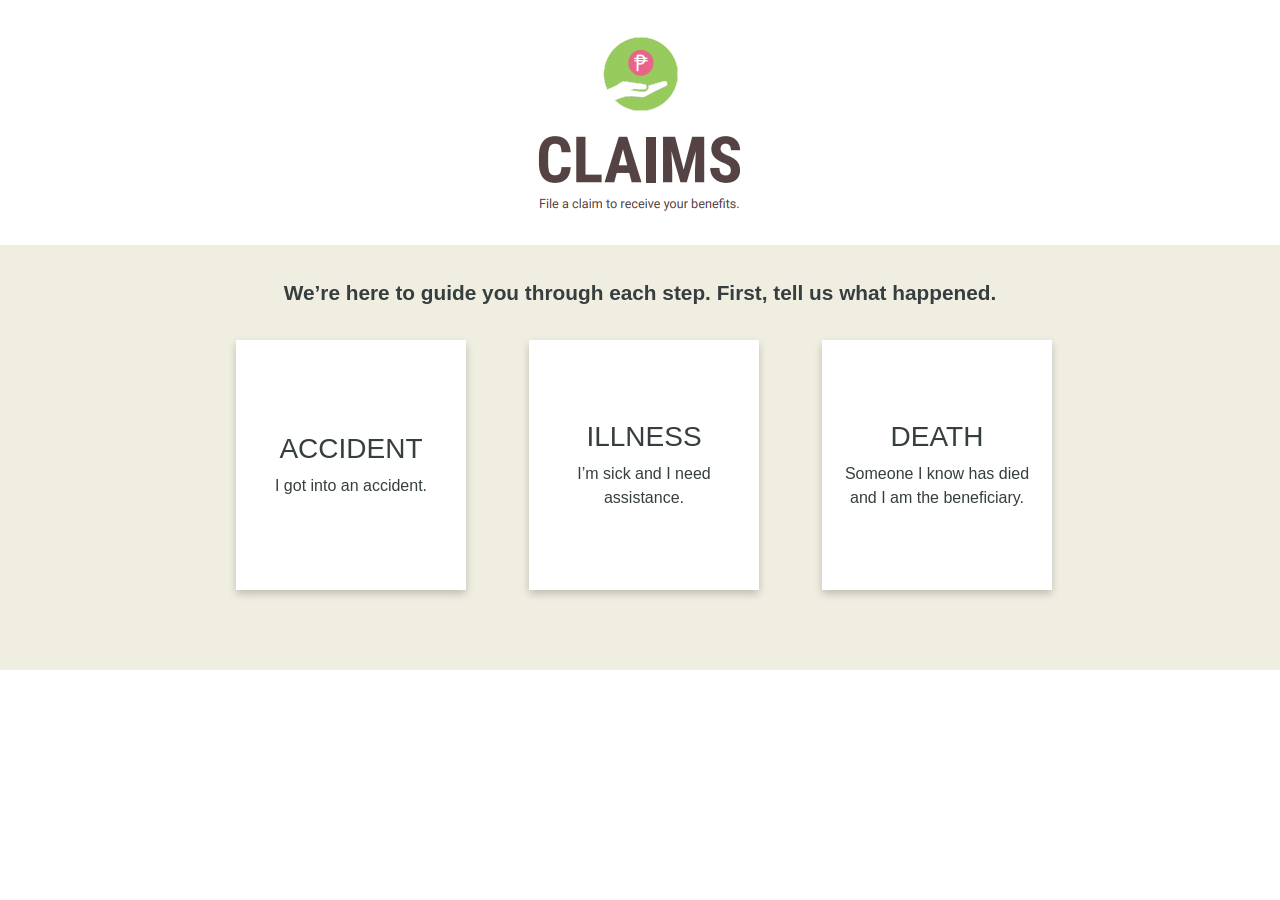
<file: index.html>
<!DOCTYPE html>
<html lang="en">

<head>
    <meta charset="utf-8">
    <meta name="viewport" content="width=device-width, initial-scale=1, shrink-to-fit=no">
    <link rel="stylesheet" href="https://stackpath.bootstrapcdn.com/bootstrap/4.3.1/css/bootstrap.min.css"
        integrity="sha384-ggOyR0iXCbMQv3Xipma34MD+dH/1fQ784/j6cY/iJTQUOhcWr7x9JvoRxT2MZw1T" crossorigin="anonymous">
    <link rel="stylesheet" href="https://use.fontawesome.com/releases/v5.3.1/css/all.css"
        integrity="sha384-mzrmE5qonljUremFsqc01SB46JvROS7bZs3IO2EmfFsd15uHvIt+Y8vEf7N7fWAU" crossorigin="anonymous">
    <link rel="stylesheet" href="./assets/css/styles.css">
    <title>Yellow Messenger</title>
</head>

<body class="d-flex flex-column min-vh-100">
    <section class="jumbotron jumbotron-fluid" style="padding: 1rem 0 0 0;">
        <div class="container">
            <div class="row justifyCenter">
                <img src="./assets/images/claims.png" alt="claims">
            </div>
        </div>
    </section>
    <section class="jumbotron jumbotron-fluid bg_light_pink" style="padding: 1rem 0 5rem 0;">
        <div class="container">
            <div class="row">
                <div class="col-12">
                    <div>
                        <div class="row justifyCenter">
                            <div class="col-12 text-center">
                                <p class="md-2" style="font-weight: bold;font-size: 1.30rem;">We’re here to guide you
                                    through each step. First, tell us what happened.
                                </p>
                            </div>
                            <div class="col-12 col-md-3 text-center cursor justifyCenter" style="display: flex;padding: 0;margin: 1rem 0 0 0.5rem;" onclick="getAccidentPage()">
                                <div class="flip-card" style="background: white;">
                                    <div class="flip-card-inner justifyCenter vertical-center">
                                        <div class="front">
                                            <div class="card-body">
                                                <h3>ACCIDENT</h3>
                                                <p>I got into an accident.</p>
                                            </div>
                                        </div>
                                        <div class="back">
                                            <div>
                                                <p class="p-2">We have your back and we're here to help you focus on your recovery.</p>
                                                <div style="background: #b8123e;color: white; margin: 1rem; padding: 0.5rem;">FILE A CLAIM NOW</div>
                                            </div>
                                        </div>
                                    </div>
                                </div>
                            </div>
                            <div class="col-12 col-md-3 text-center cursor justifyCenter" style="display: flex;padding: 0;margin: 1rem 0 0 0.5rem;" onclick="getIllnessPage()">
                                <div class="flip-card" style="background: white;">
                                    <div class="flip-card-inner justifyCenter vertical-center">
                                        <div class="front">
                                            <div class="card-body">
                                                <h3>ILLNESS</h3>
                                                <p>I’m sick and I need assistance.</p>
                                            </div>
                                        </div>
                                        <div class="back">
                                            <div>
                                                <p class="p-2">Don't worry about your medical expenses because we're here for you.</p>
                                                <div style="background: #b8123e;color: white; margin: 1rem; padding: 0.5rem;">FILE A CLAIM NOW</div>
                                            </div>
                                        </div>
                                    </div>
                                </div>
                            </div>
                            <div class="col-12 col-md-3 text-center cursor justifyCenter" style="display: flex;padding: 0;margin: 1rem 0 0 0.5rem;" onclick="getDeathPage()">
                                <div class="flip-card" style="background: white;">
                                    <div class="flip-card-inner justifyCenter vertical-center">
                                        <div class="front">
                                            <div class="card-body">
                                                <h3>DEATH</h3>
                                                <p>Someone I know has died and I am the beneficiary.</p>
                                            </div>
                                        </div>
                                        <div class="back">
                                            <div>
                                                <p class="p-2">Nothing can be harder than losing someone close to us, that's why we're
                                                    here to help you in this trying time.</p>
                                                <div style="background: #b8123e;color: white; margin: 1rem; padding: 0.5rem;">FILE A CLAIM NOW</div>
                                            </div>
                                        </div>
                                    </div>
                                </div>
                            </div>
                            <!-- <div class="col-12 col-md-3 text-center cursor" onclick="getIllnessPage()">
                                <div class="flip-card">
                                    <div class="flip-card-inner">
                                        <div class="flip-card-front vertical-center">
                                            <div class="card-body">
                                                <h3>ILLNESS</h3>
                                                <p>I’m sick and I need assistance.</p>
                                            </div>
                                        </div>
                                        <div class="flip-card-back vertical-center">
                                            <div>
                                                <p>Don't worry about your medical expenses because we're here for you.</p>
                                                <div style="background: #b8123e;color: white; margin: 1rem; padding: 0.5rem;">FILE A CLAIM NOW</div>
                                            </div>
                                        </div>
                                    </div>
                                </div>
                            </div>
                            <div class="col-12 col-md-3 text-center cursor" onclick="getDeathPage()">
                                <div class="flip-card">
                                    <div class="flip-card-inner">
                                        <div class="flip-card-front vertical-center">
                                            <div class="card-body">
                                                <h3>DEATH</h3>
                                                <p>Someone I know has died and I am the beneficiary.</p>
                                            </div>
                                        </div>
                                        <div class="flip-card-back vertical-center">
                                            <div>
                                                <p>Nothing can be harder than losing someone close to us, that's why we're
                                                    here to help you in this trying time.</p>
                                                <div style="background: #b8123e;color: white; margin: 1rem; padding: 0.5rem;">FILE A CLAIM NOW</div>
                                            </div>
                                        </div>
                                    </div>
                                </div>
                            </div> -->

                            
                        </div>
                    </div>
                </div>
            </div>
        </div>
    </section>
    <script src="https://code.jquery.com/jquery-3.4.1.slim.min.js"
        integrity="sha384-J6qa4849blE2+poT4WnyKhv5vZF5SrPo0iEjwBvKU7imGFAV0wwj1yYfoRSJoZ+n"
        crossorigin="anonymous"></script>
    <script src="https://stackpath.bootstrapcdn.com/bootstrap/4.3.1/js/bootstrap.min.js"
        integrity="sha384-JjSmVgyd0p3pXB1rRibZUAYoIIy6OrQ6VrjIEaFf/nJGzIxFDsf4x0xIM+B07jRM"
        crossorigin="anonymous"></script>
    <script>
        function getAccidentPage() {
            console.log('get accident page ');
            window.parent.postMessage(JSON.stringify({
                        event_code: 'ym-client-event', data: JSON.stringify({
                            event: {
                                code: "nextaction",
                                data: "accident"
                            }
                        })
                    }), '*');
        }

        function getIllnessPage() {
            console.log('get illness page ');
            window.parent.postMessage(JSON.stringify({
                        event_code: 'ym-client-event', data: JSON.stringify({
                            event: {
                                code: "nextaction",
                                data: "illness"
                            }
                        })
                    }), '*');
        }

        function getDeathPage() {
            console.log('get death page ');
            window.parent.postMessage(JSON.stringify({
                        event_code: 'ym-client-event', data: JSON.stringify({
                            event: {
                                code: "nextaction",
                                data: "death"
                            }
                        })
                    }), '*');
        }

    </script>
</body>

</html>
</file>
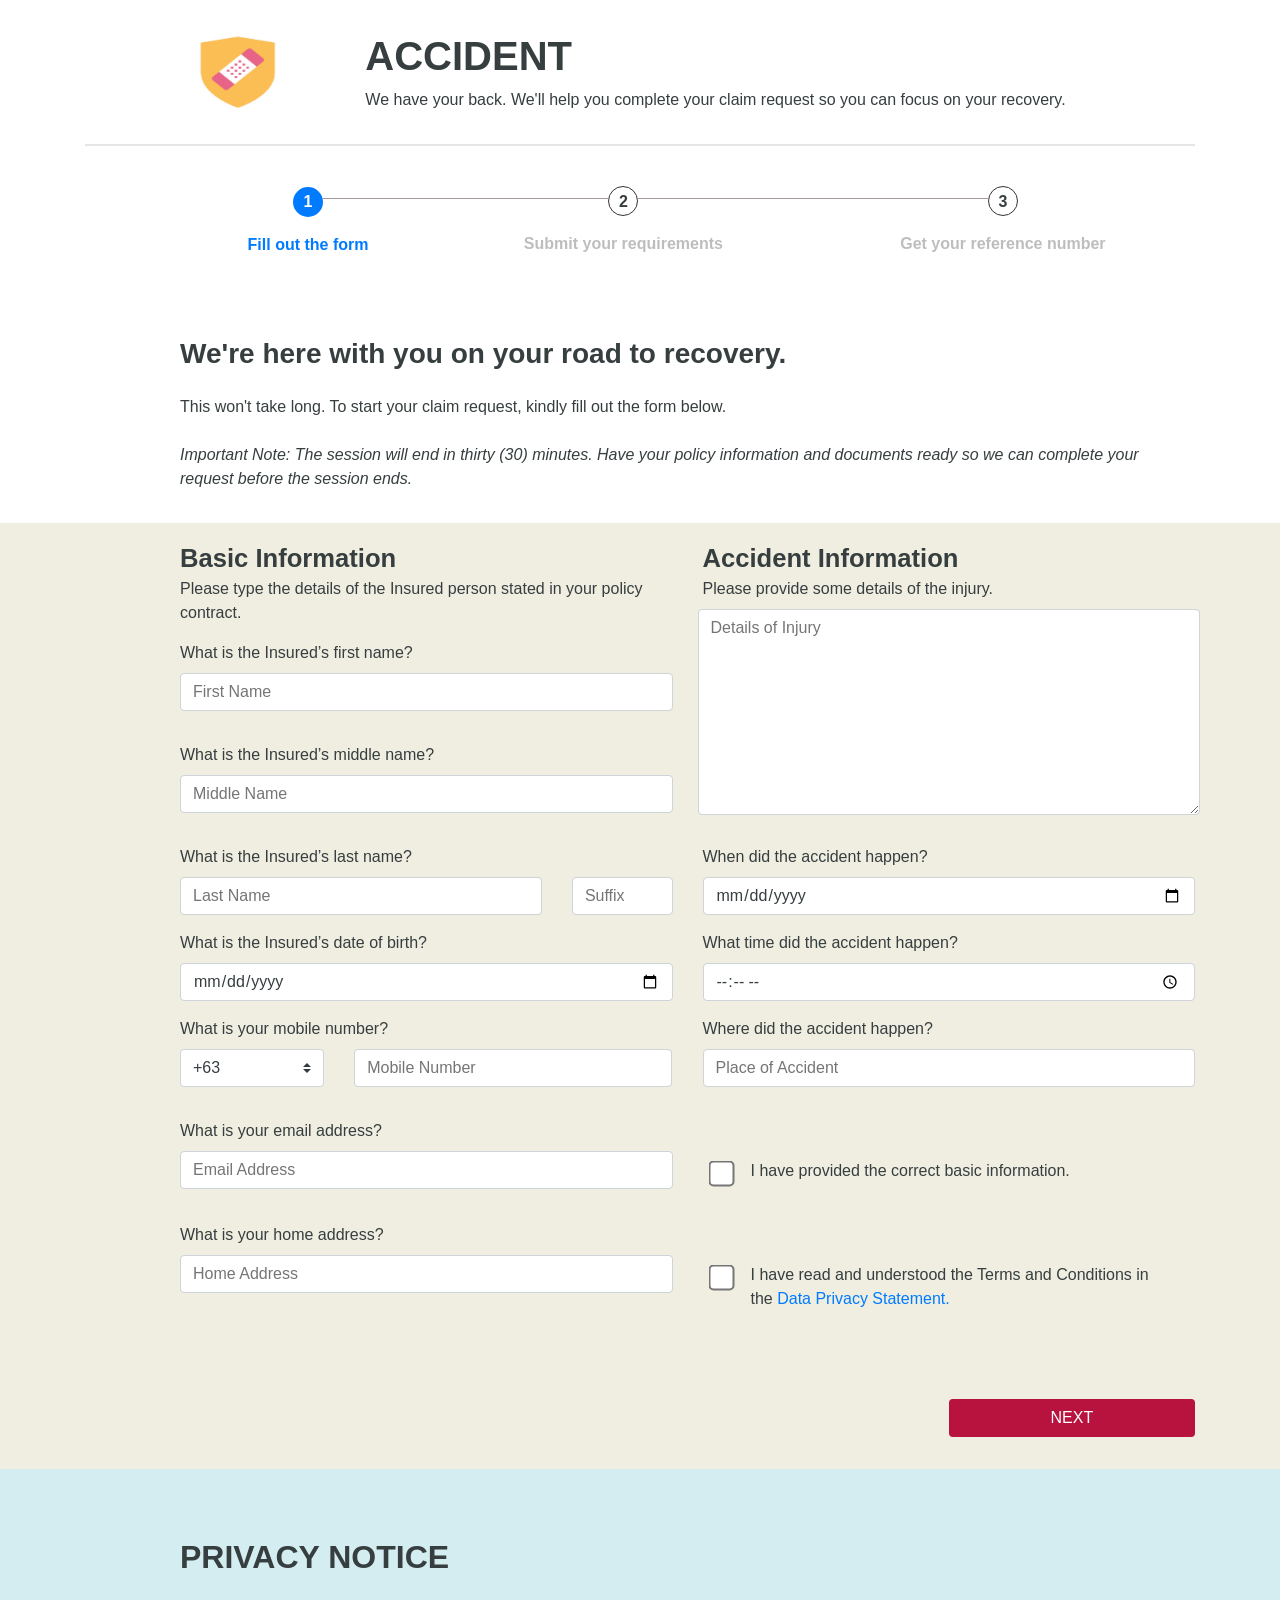
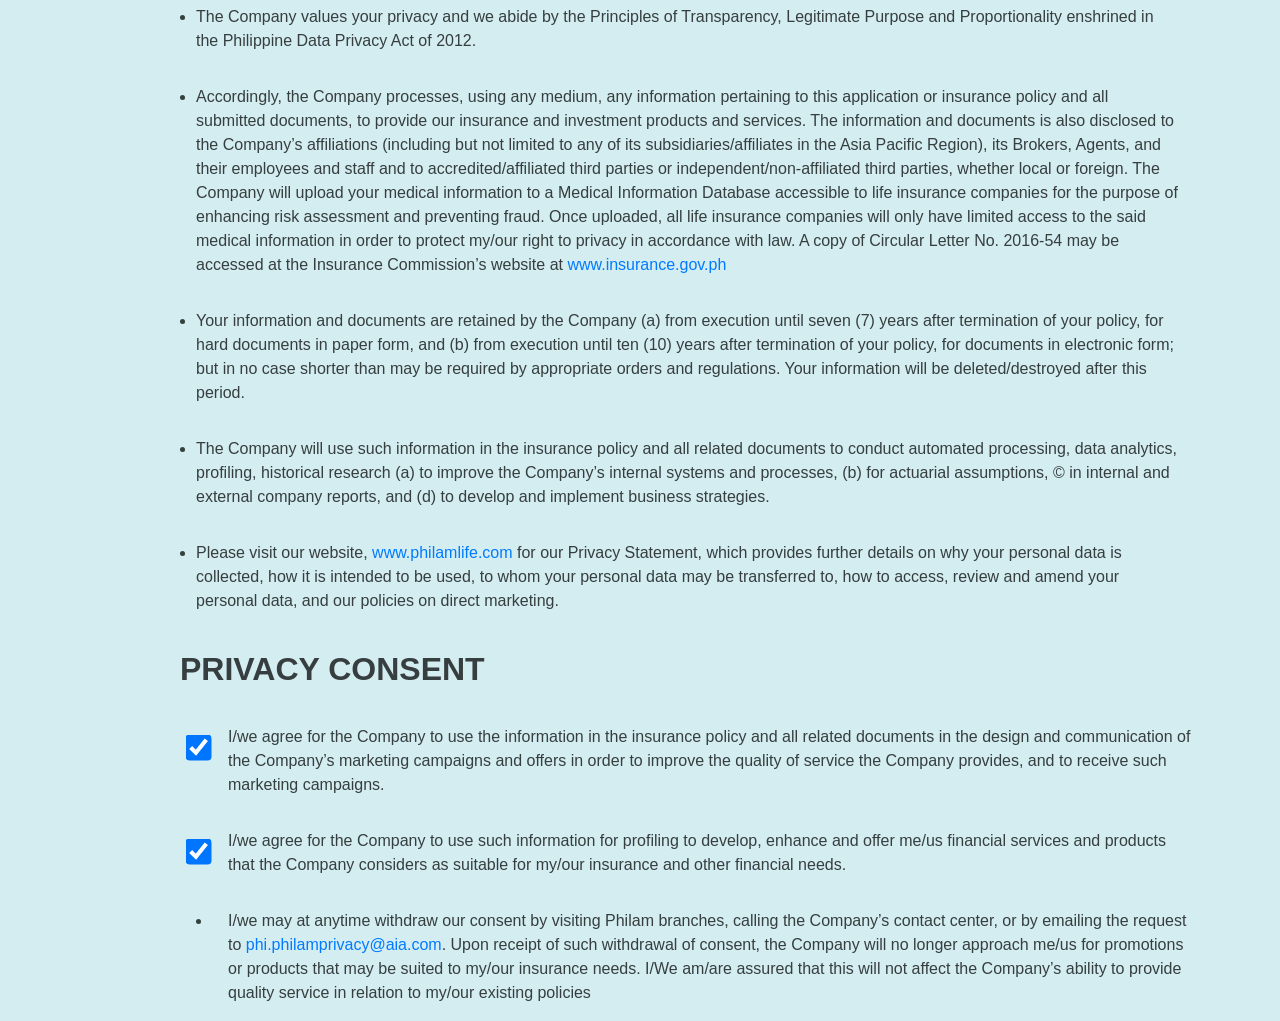
<file: accidental.html>
<!DOCTYPE html>
<html lang="en">

<head>
    <meta charset="utf-8">
    <meta name="viewport" content="width=device-width, initial-scale=1, shrink-to-fit=no">
    <link rel="stylesheet" href="https://stackpath.bootstrapcdn.com/bootstrap/4.3.1/css/bootstrap.min.css"
        integrity="sha384-ggOyR0iXCbMQv3Xipma34MD+dH/1fQ784/j6cY/iJTQUOhcWr7x9JvoRxT2MZw1T" crossorigin="anonymous">
    <link rel="stylesheet" href="https://use.fontawesome.com/releases/v5.3.1/css/all.css"
        integrity="sha384-mzrmE5qonljUremFsqc01SB46JvROS7bZs3IO2EmfFsd15uHvIt+Y8vEf7N7fWAU" crossorigin="anonymous">
    <!-- <link rel="stylesheet" href="https://cdn.jsdelivr.net/npm/bs-stepper/dist/css/bs-stepper.min.css"> -->
    <link rel="stylesheet" href="./assets/css/styles.css">
    <title>Yellow Messenger</title>

    <!-- custom datePicker for safari -->
	<script type="text/javascript">
        var datefield=document.createElement("input")
        datefield.setAttribute("type", "date")
        if (datefield.type!="date"){ //if browser doesn't support input type="date", load files for jQuery UI Date Picker
            document.write('<link href="http://ajax.googleapis.com/ajax/libs/jqueryui/1.8/themes/base/jquery-ui.css" rel="stylesheet" type="text/css" />\n')
            document.write('<script src="http://ajax.googleapis.com/ajax/libs/jquery/1.4/jquery.min.js"><\/script>\n')
            document.write('<script src="http://ajax.googleapis.com/ajax/libs/jqueryui/1.8/jquery-ui.min.js"><\/script>\n')
            document.write('<link rel="stylesheet" href="https://cdnjs.cloudflare.com/ajax/libs/jqueryui/1.12.1/jquery-ui.min.css" />\n')
            document.write('<link rel="stylesheet" href="https://cdnjs.cloudflare.com/ajax/libs/jquery-ui-timepicker-addon/1.6.3/jquery-ui-timepicker-addon.min.css" />\n')
            document.write('<script src="https://cdnjs.cloudflare.com/ajax/libs/jquery/3.4.1/jquery.min.js"><\/script>\n')
            document.write('<script src="https://cdnjs.cloudflare.com/ajax/libs/jqueryui/1.12.1/jquery-ui.min.js"><\/script>\n')
            document.write('<script src="https://cdnjs.cloudflare.com/ajax/libs/jquery-ui-timepicker-addon/1.6.3/jquery-ui-timepicker-addon.min.js"><\/script>\n')
        }
    </script>
    <script>
        if (datefield.type!="date"){ //if browser doesn't support input type="date", initialize date picker widget:
        jQuery(function($){ //on document.ready
            $('#field_DOB').datepicker({maxDate:-1,changeMonth: true,changeYear:true,dateFormat: 'dd-mm-yy'}).val();
            $('#field_DOA').datepicker({maxDate:0, changeMonth: true,changeYear:true,dateFormat: 'dd-mm-yy'}).val();
            $('#field_TOA').timepicker({controlType: 'select', oneLine: true, timeInput: true,timeFormat: 'hh:mm tt'});
        })
    }
    </script>
</head>

<body class="d-flex flex-column min-vh-100">
    <main class="jumbotron jumbotron-fluid">
        <section>
            <div class="container">
                <div class="row">
                    <div class="col-12 col-md-10 container">
                        <div style="display: flex;
                        height: 100%;">
                            <div class="col-2" style="margin-right:1rem;">
                                <img class="icon1" src="./assets/images/accidental.png" />
                            </div>
                            <div style="margin: 0 1rem; display: grid; max-height: 1%;">
                                <h1 id="iconNearText" class="display-4 main__header" style="display: inline-block;
                                align-self: flex-start;">ACCIDENT</h1>
                                <p class="lead" style="display: inline-block;
                                align-self: flex-end;">We have your back. We'll help you complete your claim request so you can focus on your recovery.</p>
                            </div>
                        </div>
                    </div>
                </div>
                <hr>
            </div>
        </section>


        <section id="stepper-progress" >
			<div class="container">
				<div class="row">
					<div class="col-md-11 offset-md-1">
						<div class="md-stepper-horizontal blue">
							<div id="step1" class="md-step active">
								<div class="md-step-circle active"><span>1</span>
								</div>
								<div class="md-step-title">Fill out the form</div>
								<div class="md-step-bar-left"></div>
								<div class="md-step-bar-right"></div>
							</div>
							<div id="step2" class="md-step">
								<div class="md-step-circle"><span>2</span>
								</div>
								<div class="md-step-title">Submit your requirements</div>
								<div class="md-step-bar-left"></div>
								<div class="md-step-bar-right"></div>
							</div>
							<div id="step3" class="md-step">
								<div class="md-step-circle"><span>3</span>
								</div>
								<div class="md-step-title">Get your reference number</div>
								<div class="md-step-bar-left"></div>
								<div class="md-step-bar-right"></div>
							</div>
						</div>
					</div>
				</div>
			</div>
        </section>

        <div>
            <section style="margin-top: 2rem;">
                <div class="container">
                    <div class="row">
                        
                        <div class="col-md-11 offset-md-1" id="stepper_intro">
                            <div class="stepper__description">
                                <h3 class="stepper__description__title">We're here with you on your road to recovery.
                                </h3>
                                <div class="stepper__description__info">
                                    <p class="font-weight-normal">This won't take long. To start your claim request, kindly fill out the form below.</p>
                                    <br />
                                    <p class="font-italic font-weight-normal">Important Note: The session will end in thirty (30) minutes. Have your policy information and documents ready so we can complete your request before the session ends.
                                    </p>
                                </div>
                            </div>
                        </div>
                    </div>
                </div>
                <div id="form_wrapper" class="form__container">
                    <div class="container">
                        <div class="row">
                            <div class="col-md-11 offset-md-1">
                                <form id="accidental__form" onSubmit="return false;" novalidate>
                                    <div class="form__container">
                                        <div class="row">
                                            <input type="hidden" id="inputMailForm" />

                                            <div class="col-12 col-md-6 order-1 order-md-1">
                                                <p class="form__left__title">Basic Information</p>
                                            </div>
                                            <div class="col-12 col-md-6 order-6 order-md-2">
                                                <p class="form__left__title">Accident Information</p>
                                            </div>

                                            <div class="col-12 col-md-6 order-3 order-md-3">
                                                <p class="form__left__description">Please type the details of the
                                                    Insured person stated in your policy contract.</p>
                                                <div class="form-row">
                                                    <div class="col-md-12 form__tags">
                                                        <label for="validationCustom01">What is the
                                                            Insured’s
                                                            first name?</label>
                                                        <input type="text" class="input__box"
                                                            maxlength="30"
                                                            id="field_firstName" value="" 
                                                            placeholder="First Name" tabindex="1"
                                                            onkeypress="return isNotNumber(event) && checkSpcialChar(event) && checkLength(event, 30)"
                                                            required />
                                                        <div id="err_field_firstName" class="error"></div>
                                                    </div>
                                                    <div class="col-md-12 form__tags">
                                                        <label for="validationCustom02">What is the
                                                            Insured’s
                                                            middle name?</label>
                                                        <input type="text" class="input__box" maxlength="30"
                                                            id="field_middleName" value="" 
                                                            placeholder="Middle Name" tabindex="2"
                                                            onkeypress="return isNotNumber(event) && checkSpcialChar(event) && checkLength(event, 30)"
                                                            required />
                                                        <div id="err_field_middleName" class="error"></div>
                                                    </div>
                                                </div>
                                            </div>
                                            <div class="col-12 col-md-6 order-7 order-md-3">
                                                <p style="margin-bottom: 0.5rem;">Please provide some
                                                    details of the injury.</p>
                                                <div class="form-row">
                                                    <textarea class="input__box" maxlength="500" 
                                                        id="field_injury" rows="8" 
                                                        placeholder="Details of Injury" 
                                                        tabindex="10" onkeypress="removeErr(event)  || checkLength(event, 500)"></textarea>
                                                    <div id="err_field_injury" class="error"></div>
                                                </div>
                                            </div>


                                            <div class="col-12 col-md-6 order-3 order-md-4"
                                                style="padding: 0;">
                                                <div class="col-md-12 form__tags">
                                                    <label for="validationCustom02">What is the
                                                        Insured’s
                                                        last name?</label>
                                                    <div class="row">
                                                        <div class="col-md-9">
                                                            <input type="text" class="input__box" maxlength="30"
                                                                id="field_lastName" value="" 
                                                                placeholder="Last Name" tabindex="3"
                                                                onkeypress="return isNotNumber(event) && checkSpcialChar(event) && checkLength(event, 30)"
                                                                required />
                                                            <div id="err_field_lastName" class="error">
                                                            </div>
                                                        </div>
                                                        <div class="col-md-3">
                                                            <input type="text" class="input__box" maxlength="3"
                                                                id="field_lastName_Suffix" value="" 
                                                                placeholder="Suffix" tabindex="4"
                                                                onkeypress="return  isNotNumber(event) && checkSpcialChar(event) && checkLength(event, 3) "
                                                                required />
                                                            <div id="err_field_lastName_Suffix"
                                                                class="error"></div>
                                                        </div>
                                                    </div>
                                                </div>
                                                <div class="col-md-12 form__tags">
                                                    <label for="validationCustom02">What is the
                                                        Insured’s
                                                        date of birth?</label>
                                                    <input type="date" class="input__box" id="field_DOB"
                                                        value="" placeholder="Date of Birth" onkeypress="return false" tabindex="5" />
                                                    <div id="err_field_DOB" class="error"></div>
                                                </div>
                                                <div class="col-md-12 form__tags">
                                                    <label for="validationCustom02">What is your mobile
                                                        number?</label>
                                                    <div class="row">
                                                        <div class="col-md-4">
                                                            <div>
                                                                <select
                                                                    class="custom-select-container mr-sm-2"
                                                                    id="inlineFormCustomSelect"
                                                                    tabindex="6">
                                                                    <option value="63" style="display:none">+63</option>
                                                                    <option data-countryCode="PH"
                                                                            value="63">Philippines (+63)
                                                                    </option>
                                                                    <optgroup label="Other countries">
                                                                        <option data-countryCode="DZ"
                                                                            value="213">Algeria (+213)
                                                                        </option>
                                                                        <option data-countryCode="AD"
                                                                            value="376">Andorra (+376)
                                                                        </option>
                                                                        <option data-countryCode="AO"
                                                                            value="244">Angola (+244)
                                                                        </option>
                                                                        <option data-countryCode="AI"
                                                                            value="1264">Anguilla (+1264)
                                                                        </option>
                                                                        <option data-countryCode="AG"
                                                                            value="1268">Antigua &amp;
                                                                            Barbuda (+1268)</option>
                                                                        <option data-countryCode="AR"
                                                                            value="54">Argentina (+54)
                                                                        </option>
                                                                        <option data-countryCode="AM"
                                                                            value="374">Armenia (+374)
                                                                        </option>
                                                                        <option data-countryCode="AW"
                                                                            value="297">Aruba (+297)
                                                                        </option>
                                                                        <option data-countryCode="AU"
                                                                            value="61">Australia (+61)
                                                                        </option>
                                                                        <option data-countryCode="AT"
                                                                            value="43">Austria (+43)
                                                                        </option>
                                                                        <option data-countryCode="AZ"
                                                                            value="994">Azerbaijan (+994)
                                                                        </option>
                                                                        <option data-countryCode="BS"
                                                                            value="1242">Bahamas (+1242)
                                                                        </option>
                                                                        <option data-countryCode="BH"
                                                                            value="973">Bahrain (+973)
                                                                        </option>
                                                                        <option data-countryCode="BD"
                                                                            value="880">Bangladesh (+880)
                                                                        </option>
                                                                        <option data-countryCode="BB"
                                                                            value="1246">Barbados (+1246)
                                                                        </option>
                                                                        <option data-countryCode="BY"
                                                                            value="375">Belarus (+375)
                                                                        </option>
                                                                        <option data-countryCode="BE"
                                                                            value="32">Belgium (+32)
                                                                        </option>
                                                                        <option data-countryCode="BZ"
                                                                            value="501">Belize (+501)
                                                                        </option>
                                                                        <option data-countryCode="BJ"
                                                                            value="229">Benin (+229)
                                                                        </option>
                                                                        <option data-countryCode="BM"
                                                                            value="1441">Bermuda (+1441)
                                                                        </option>
                                                                        <option data-countryCode="BT"
                                                                            value="975">Bhutan (+975)
                                                                        </option>
                                                                        <option data-countryCode="BO"
                                                                            value="591">Bolivia (+591)
                                                                        </option>
                                                                        <option data-countryCode="BA"
                                                                            value="387">Bosnia Herzegovina
                                                                            (+387)</option>
                                                                        <option data-countryCode="BW"
                                                                            value="267">Botswana (+267)
                                                                        </option>
                                                                        <option data-countryCode="BR"
                                                                            value="55">Brazil (+55)</option>
                                                                        <option data-countryCode="BN"
                                                                            value="673">Brunei (+673)
                                                                        </option>
                                                                        <option data-countryCode="BG"
                                                                            value="359">Bulgaria (+359)
                                                                        </option>
                                                                        <option data-countryCode="BF"
                                                                            value="226">Burkina Faso (+226)
                                                                        </option>
                                                                        <option data-countryCode="BI"
                                                                            value="257">Burundi (+257)
                                                                        </option>
                                                                        <option data-countryCode="KH"
                                                                            value="855">Cambodia (+855)
                                                                        </option>
                                                                        <option data-countryCode="CM"
                                                                            value="237">Cameroon (+237)
                                                                        </option>
                                                                        <option data-countryCode="CA"
                                                                            value="1">Canada (+1)</option>
                                                                        <option data-countryCode="CV"
                                                                            value="238">Cape Verde Islands
                                                                            (+238)</option>
                                                                        <option data-countryCode="KY"
                                                                            value="1345">Cayman Islands
                                                                            (+1345)</option>
                                                                        <option data-countryCode="CF"
                                                                            value="236">Central African
                                                                            Republic (+236)</option>
                                                                        <option data-countryCode="CL"
                                                                            value="56">Chile (+56)</option>
                                                                        <option data-countryCode="CN"
                                                                            value="86">China (+86)</option>
                                                                        <option data-countryCode="CO"
                                                                            value="57">Colombia (+57)
                                                                        </option>
                                                                        <option data-countryCode="KM"
                                                                            value="269">Comoros (+269)
                                                                        </option>
                                                                        <option data-countryCode="CG"
                                                                            value="242">Congo (+242)
                                                                        </option>
                                                                        <option data-countryCode="CK"
                                                                            value="682">Cook Islands (+682)
                                                                        </option>
                                                                        <option data-countryCode="CR"
                                                                            value="506">Costa Rica (+506)
                                                                        </option>
                                                                        <option data-countryCode="HR"
                                                                            value="385">Croatia (+385)
                                                                        </option>
                                                                        <option data-countryCode="CU"
                                                                            value="53">Cuba (+53)</option>
                                                                        <option data-countryCode="CY"
                                                                            value="90392">Cyprus North
                                                                            (+90392)</option>
                                                                        <option data-countryCode="CY"
                                                                            value="357">Cyprus South (+357)
                                                                        </option>
                                                                        <option data-countryCode="CZ"
                                                                            value="42">Czech Republic (+42)
                                                                        </option>
                                                                        <option data-countryCode="DK"
                                                                            value="45">Denmark (+45)
                                                                        </option>
                                                                        <option data-countryCode="DJ"
                                                                            value="253">Djibouti (+253)
                                                                        </option>
                                                                        <option data-countryCode="DM"
                                                                            value="1809">Dominica (+1809)
                                                                        </option>
                                                                        <option data-countryCode="DO"
                                                                            value="1809">Dominican Republic
                                                                            (+1809)</option>
                                                                        <option data-countryCode="EC"
                                                                            value="593">Ecuador (+593)
                                                                        </option>
                                                                        <option data-countryCode="EG"
                                                                            value="20">Egypt (+20)</option>
                                                                        <option data-countryCode="SV"
                                                                            value="503">El Salvador (+503)
                                                                        </option>
                                                                        <option data-countryCode="GQ"
                                                                            value="240">Equatorial Guinea
                                                                            (+240)</option>
                                                                        <option data-countryCode="ER"
                                                                            value="291">Eritrea (+291)
                                                                        </option>
                                                                        <option data-countryCode="EE"
                                                                            value="372">Estonia (+372)
                                                                        </option>
                                                                        <option data-countryCode="ET"
                                                                            value="251">Ethiopia (+251)
                                                                        </option>
                                                                        <option data-countryCode="FK"
                                                                            value="500">Falkland Islands
                                                                            (+500)</option>
                                                                        <option data-countryCode="FO"
                                                                            value="298">Faroe Islands (+298)
                                                                        </option>
                                                                        <option data-countryCode="FJ"
                                                                            value="679">Fiji (+679)</option>
                                                                        <option data-countryCode="FI"
                                                                            value="358">Finland (+358)
                                                                        </option>
                                                                        <option data-countryCode="FR"
                                                                            value="33">France (+33)</option>
                                                                        <option data-countryCode="GF"
                                                                            value="594">French Guiana (+594)
                                                                        </option>
                                                                        <option data-countryCode="PF"
                                                                            value="689">French Polynesia
                                                                            (+689)</option>
                                                                        <option data-countryCode="GA"
                                                                            value="241">Gabon (+241)
                                                                        </option>
                                                                        <option data-countryCode="GM"
                                                                            value="220">Gambia (+220)
                                                                        </option>
                                                                        <option data-countryCode="GE"
                                                                            value="7880">Georgia (+7880)
                                                                        </option>
                                                                        <option data-countryCode="DE"
                                                                            value="49">Germany (+49)
                                                                        </option>
                                                                        <option data-countryCode="GH"
                                                                            value="233">Ghana (+233)
                                                                        </option>
                                                                        <option data-countryCode="GI"
                                                                            value="350">Gibraltar (+350)
                                                                        </option>
                                                                        <option data-countryCode="GR"
                                                                            value="30">Greece (+30)</option>
                                                                        <option data-countryCode="GL"
                                                                            value="299">Greenland (+299)
                                                                        </option>
                                                                        <option data-countryCode="GD"
                                                                            value="1473">Grenada (+1473)
                                                                        </option>
                                                                        <option data-countryCode="GP"
                                                                            value="590">Guadeloupe (+590)
                                                                        </option>
                                                                        <option data-countryCode="GU"
                                                                            value="671">Guam (+671)</option>
                                                                        <option data-countryCode="GT"
                                                                            value="502">Guatemala (+502)
                                                                        </option>
                                                                        <option data-countryCode="GN"
                                                                            value="224">Guinea (+224)
                                                                        </option>
                                                                        <option data-countryCode="GW"
                                                                            value="245">Guinea - Bissau
                                                                            (+245)</option>
                                                                        <option data-countryCode="GY"
                                                                            value="592">Guyana (+592)
                                                                        </option>
                                                                        <option data-countryCode="HT"
                                                                            value="509">Haiti (+509)
                                                                        </option>
                                                                        <option data-countryCode="HN"
                                                                            value="504">Honduras (+504)
                                                                        </option>
                                                                        <option data-countryCode="HK"
                                                                            value="852">Hong Kong (+852)
                                                                        </option>
                                                                        <option data-countryCode="HU"
                                                                            value="36">Hungary (+36)
                                                                        </option>
                                                                        <option data-countryCode="IN" 
                                                                            value="91">India (+91)
                                                                        </option>
                                                                        <option data-countryCode="IS"
                                                                            value="354">Iceland (+354)
                                                                        </option>
                                                                        <option data-countryCode="ID"
                                                                            value="62">Indonesia (+62)
                                                                        </option>
                                                                        <option data-countryCode="IR"
                                                                            value="98">Iran (+98)</option>
                                                                        <option data-countryCode="IQ"
                                                                            value="964">Iraq (+964)</option>
                                                                        <option data-countryCode="IE"
                                                                            value="353">Ireland (+353)
                                                                        </option>
                                                                        <option data-countryCode="IL"
                                                                            value="972">Israel (+972)
                                                                        </option>
                                                                        <option data-countryCode="IT"
                                                                            value="39">Italy (+39)</option>
                                                                        <option data-countryCode="JM"
                                                                            value="1876">Jamaica (+1876)
                                                                        </option>
                                                                        <option data-countryCode="JP"
                                                                            value="81">Japan (+81)</option>
                                                                        <option data-countryCode="JO"
                                                                            value="962">Jordan (+962)
                                                                        </option>
                                                                        <option data-countryCode="KZ"
                                                                            value="7">Kazakhstan (+7)
                                                                        </option>
                                                                        <option data-countryCode="KE"
                                                                            value="254">Kenya (+254)
                                                                        </option>
                                                                        <option data-countryCode="KI"
                                                                            value="686">Kiribati (+686)
                                                                        </option>
                                                                        <option data-countryCode="KP"
                                                                            value="850">Korea North (+850)
                                                                        </option>
                                                                        <option data-countryCode="KR"
                                                                            value="82">Korea South (+82)
                                                                        </option>
                                                                        <option data-countryCode="KW"
                                                                            value="965">Kuwait (+965)
                                                                        </option>
                                                                        <option data-countryCode="KG"
                                                                            value="996">Kyrgyzstan (+996)
                                                                        </option>
                                                                        <option data-countryCode="LA"
                                                                            value="856">Laos (+856)</option>
                                                                        <option data-countryCode="LV"
                                                                            value="371">Latvia (+371)
                                                                        </option>
                                                                        <option data-countryCode="LB"
                                                                            value="961">Lebanon (+961)
                                                                        </option>
                                                                        <option data-countryCode="LS"
                                                                            value="266">Lesotho (+266)
                                                                        </option>
                                                                        <option data-countryCode="LR"
                                                                            value="231">Liberia (+231)
                                                                        </option>
                                                                        <option data-countryCode="LY"
                                                                            value="218">Libya (+218)
                                                                        </option>
                                                                        <option data-countryCode="LI"
                                                                            value="417">Liechtenstein (+417)
                                                                        </option>
                                                                        <option data-countryCode="LT"
                                                                            value="370">Lithuania (+370)
                                                                        </option>
                                                                        <option data-countryCode="LU"
                                                                            value="352">Luxembourg (+352)
                                                                        </option>
                                                                        <option data-countryCode="MO"
                                                                            value="853">Macao (+853)
                                                                        </option>
                                                                        <option data-countryCode="MK"
                                                                            value="389">Macedonia (+389)
                                                                        </option>
                                                                        <option data-countryCode="MG"
                                                                            value="261">Madagascar (+261)
                                                                        </option>
                                                                        <option data-countryCode="MW"
                                                                            value="265">Malawi (+265)
                                                                        </option>
                                                                        <option data-countryCode="MY"
                                                                            value="60">Malaysia (+60)
                                                                        </option>
                                                                        <option data-countryCode="MV"
                                                                            value="960">Maldives (+960)
                                                                        </option>
                                                                        <option data-countryCode="ML"
                                                                            value="223">Mali (+223)</option>
                                                                        <option data-countryCode="MT"
                                                                            value="356">Malta (+356)
                                                                        </option>
                                                                        <option data-countryCode="MH"
                                                                            value="692">Marshall Islands
                                                                            (+692)</option>
                                                                        <option data-countryCode="MQ"
                                                                            value="596">Martinique (+596)
                                                                        </option>
                                                                        <option data-countryCode="MR"
                                                                            value="222">Mauritania (+222)
                                                                        </option>
                                                                        <option data-countryCode="YT"
                                                                            value="269">Mayotte (+269)
                                                                        </option>
                                                                        <option data-countryCode="MX"
                                                                            value="52">Mexico (+52)</option>
                                                                        <option data-countryCode="FM"
                                                                            value="691">Micronesia (+691)
                                                                        </option>
                                                                        <option data-countryCode="MD"
                                                                            value="373">Moldova (+373)
                                                                        </option>
                                                                        <option data-countryCode="MC"
                                                                            value="377">Monaco (+377)
                                                                        </option>
                                                                        <option data-countryCode="MN"
                                                                            value="976">Mongolia (+976)
                                                                        </option>
                                                                        <option data-countryCode="MS"
                                                                            value="1664">Montserrat (+1664)
                                                                        </option>
                                                                        <option data-countryCode="MA"
                                                                            value="212">Morocco (+212)
                                                                        </option>
                                                                        <option data-countryCode="MZ"
                                                                            value="258">Mozambique (+258)
                                                                        </option>
                                                                        <option data-countryCode="MN"
                                                                            value="95">Myanmar (+95)
                                                                        </option>
                                                                        <option data-countryCode="NA"
                                                                            value="264">Namibia (+264)
                                                                        </option>
                                                                        <option data-countryCode="NR"
                                                                            value="674">Nauru (+674)
                                                                        </option>
                                                                        <option data-countryCode="NP"
                                                                            value="977">Nepal (+977)
                                                                        </option>
                                                                        <option data-countryCode="NL"
                                                                            value="31">Netherlands (+31)
                                                                        </option>
                                                                        <option data-countryCode="NC"
                                                                            value="687">New Caledonia (+687)
                                                                        </option>
                                                                        <option data-countryCode="NZ"
                                                                            value="64">New Zealand (+64)
                                                                        </option>
                                                                        <option data-countryCode="NI"
                                                                            value="505">Nicaragua (+505)
                                                                        </option>
                                                                        <option data-countryCode="NE"
                                                                            value="227">Niger (+227)
                                                                        </option>
                                                                        <option data-countryCode="NG"
                                                                            value="234">Nigeria (+234)
                                                                        </option>
                                                                        <option data-countryCode="NU"
                                                                            value="683">Niue (+683)</option>
                                                                        <option data-countryCode="NF"
                                                                            value="672">Norfolk Islands
                                                                            (+672)</option>
                                                                        <option data-countryCode="NP"
                                                                            value="670">Northern Marianas
                                                                            (+670)</option>
                                                                        <option data-countryCode="NO"
                                                                            value="47">Norway (+47)</option>
                                                                        <option data-countryCode="OM"
                                                                            value="968">Oman (+968)</option>
                                                                        <option data-countryCode="PW"
                                                                            value="680">Palau (+680)
                                                                        </option>
                                                                        <option data-countryCode="PA"
                                                                            value="507">Panama (+507)
                                                                        </option>
                                                                        <option data-countryCode="PG"
                                                                            value="675">Papua New Guinea
                                                                            (+675)</option>
                                                                        <option data-countryCode="PY"
                                                                            value="595">Paraguay (+595)
                                                                        </option>
                                                                        <option data-countryCode="PE"
                                                                            value="51">Peru (+51)</option>
                                                                        <option data-countryCode="PL"
                                                                            value="48">Poland (+48)</option>
                                                                        <option data-countryCode="PT"
                                                                            value="351">Portugal (+351)
                                                                        </option>
                                                                        <option data-countryCode="PR"
                                                                            value="1787">Puerto Rico (+1787)
                                                                        </option>
                                                                        <option data-countryCode="QA"
                                                                            value="974">Qatar (+974)
                                                                        </option>
                                                                        <option data-countryCode="RE"
                                                                            value="262">Reunion (+262)
                                                                        </option>
                                                                        <option data-countryCode="RO"
                                                                            value="40">Romania (+40)
                                                                        </option>
                                                                        <option data-countryCode="RU"
                                                                            value="7">Russia (+7)</option>
                                                                        <option data-countryCode="RW"
                                                                            value="250">Rwanda (+250)
                                                                        </option>
                                                                        <option data-countryCode="SM"
                                                                            value="378">San Marino (+378)
                                                                        </option>
                                                                        <option data-countryCode="ST"
                                                                            value="239">Sao Tome &amp;
                                                                            Principe (+239)</option>
                                                                        <option data-countryCode="SA"
                                                                            value="966">Saudi Arabia (+966)
                                                                        </option>
                                                                        <option data-countryCode="SN"
                                                                            value="221">Senegal (+221)
                                                                        </option>
                                                                        <option data-countryCode="CS"
                                                                            value="381">Serbia (+381)
                                                                        </option>
                                                                        <option data-countryCode="SC"
                                                                            value="248">Seychelles (+248)
                                                                        </option>
                                                                        <option data-countryCode="SL"
                                                                            value="232">Sierra Leone (+232)
                                                                        </option>
                                                                        <option data-countryCode="SG"
                                                                            value="65">Singapore (+65)
                                                                        </option>
                                                                        <option data-countryCode="SK"
                                                                            value="421">Slovak Republic
                                                                            (+421)</option>
                                                                        <option data-countryCode="SI"
                                                                            value="386">Slovenia (+386)
                                                                        </option>
                                                                        <option data-countryCode="SB"
                                                                            value="677">Solomon Islands
                                                                            (+677)</option>
                                                                        <option data-countryCode="SO"
                                                                            value="252">Somalia (+252)
                                                                        </option>
                                                                        <option data-countryCode="ZA"
                                                                            value="27">South Africa (+27)
                                                                        </option>
                                                                        <option data-countryCode="ES"
                                                                            value="34">Spain (+34)</option>
                                                                        <option data-countryCode="LK"
                                                                            value="94">Sri Lanka (+94)
                                                                        </option>
                                                                        <option data-countryCode="SH"
                                                                            value="290">St. Helena (+290)
                                                                        </option>
                                                                        <option data-countryCode="KN"
                                                                            value="1869">St. Kitts (+1869)
                                                                        </option>
                                                                        <option data-countryCode="SC"
                                                                            value="1758">St. Lucia (+1758)
                                                                        </option>
                                                                        <option data-countryCode="SD"
                                                                            value="249">Sudan (+249)
                                                                        </option>
                                                                        <option data-countryCode="SR"
                                                                            value="597">Suriname (+597)
                                                                        </option>
                                                                        <option data-countryCode="SZ"
                                                                            value="268">Swaziland (+268)
                                                                        </option>
                                                                        <option data-countryCode="SE"
                                                                            value="46">Sweden (+46)</option>
                                                                        <option data-countryCode="CH"
                                                                            value="41">Switzerland (+41)
                                                                        </option>
                                                                        <option data-countryCode="SI"
                                                                            value="963">Syria (+963)
                                                                        </option>
                                                                        <option data-countryCode="TW"
                                                                            value="886">Taiwan (+886)
                                                                        </option>
                                                                        <option data-countryCode="TJ"
                                                                            value="7">Tajikstan (+7)
                                                                        </option>
                                                                        <option data-countryCode="TH"
                                                                            value="66">Thailand (+66)
                                                                        </option>
                                                                        <option data-countryCode="TG"
                                                                            value="228">Togo (+228)</option>
                                                                        <option data-countryCode="TO"
                                                                            value="676">Tonga (+676)
                                                                        </option>
                                                                        <option data-countryCode="TT"
                                                                            value="1868">Trinidad &amp;
                                                                            Tobago (+1868)</option>
                                                                        <option data-countryCode="TN"
                                                                            value="216">Tunisia (+216)
                                                                        </option>
                                                                        <option data-countryCode="TR"
                                                                            value="90">Turkey (+90)</option>
                                                                        <option data-countryCode="TM"
                                                                            value="7">Turkmenistan (+7)
                                                                        </option>
                                                                        <option data-countryCode="TM"
                                                                            value="993">Turkmenistan (+993)
                                                                        </option>
                                                                        <option data-countryCode="TC"
                                                                            value="1649">Turks &amp; Caicos
                                                                            Islands (+1649)</option>
                                                                        <option data-countryCode="TV"
                                                                            value="688">Tuvalu (+688)
                                                                        </option>
                                                                        <option data-countryCode="UG"
                                                                            value="256">Uganda (+256)
                                                                        </option>
                                                                        <option data-countryCode="GB"
                                                                            value="44">UK (+44)</option>
                                                                        <option data-countryCode="UA"
                                                                            value="380">Ukraine (+380)
                                                                        </option>
                                                                        <option data-countryCode="AE"
                                                                            value="971">United Arab Emirates
                                                                            (+971)</option>
                                                                        <option data-countryCode="UY"
                                                                            value="598">Uruguay (+598)
                                                                        </option>
                                                                        <option data-countryCode="US"
                                                                            value="1">USA (+1)</option>
                                                                        <option data-countryCode="UZ"
                                                                            value="7">Uzbekistan (+7)
                                                                        </option>
                                                                        <option data-countryCode="VU"
                                                                            value="678">Vanuatu (+678)
                                                                        </option>
                                                                        <option data-countryCode="VA"
                                                                            value="379">Vatican City (+379)
                                                                        </option>
                                                                        <option data-countryCode="VE"
                                                                            value="58">Venezuela (+58)
                                                                        </option>
                                                                        <option data-countryCode="VN"
                                                                            value="84">Vietnam (+84)
                                                                        </option>
                                                                        <option data-countryCode="VG"
                                                                            value="84">Virgin Islands -
                                                                            British (+1284)</option>
                                                                        <option data-countryCode="VI"
                                                                            value="84">Virgin Islands - US
                                                                            (+1340)</option>
                                                                        <option data-countryCode="WF"
                                                                            value="681">Wallis &amp; Futuna
                                                                            (+681)</option>
                                                                        <option data-countryCode="YE"
                                                                            value="969">Yemen (North)(+969)
                                                                        </option>
                                                                        <option data-countryCode="YE"
                                                                            value="967">Yemen (South)(+967)
                                                                        </option>
                                                                        <option data-countryCode="ZM"
                                                                            value="260">Zambia (+260)
                                                                        </option>
                                                                        <option data-countryCode="ZW"
                                                                            value="263">Zimbabwe (+263)
                                                                        </option>
                                                                    </optgroup>
                                                                </select>
                                                            </div>
                                                        </div>
                                                        <div class="col-md-8">
                                                            <input type="text" class="input__box" maxlength="10"
                                                                id="field_mobileNum" value=""
                                                                placeholder="Mobile Number"
                                                                onkeypress="return isNumber(event) && check_Mobile_Length(event, 10) "
                                                                tabindex="7" required />
                                                            <div id="err_field_mobileNum" class="error">
                                                            </div>
                                                        </div>
                                                    </div>
                                                </div>
                                            </div>
                                            <div class="col-12 col-md-6 order-8 order-md-5"
                                                style="padding: 0;">
                                                <div class="col-md-12 form__tags">
                                                    <label for="validationCustom02">When did the
                                                        accident
                                                        happen?</label>
                                                    <input type="date" class="input__box" id="field_DOA"
                                                        value="" placeholder="Date of Accident"
                                                        onkeypress="return false"
                                                        tabindex="11" required />
                                                    <div id="err_field_DOA" class="error"></div>
                                                </div>
                                                <div class="col-md-12 form__tags">
                                                    <label for="validationCustom02">What time did the
                                                        accident happen?</label>
                                                    <!-- <input type="text" class="input__box" id="field_TOA"
                                                        value="" placeholder="Time of Accident"
                                                        tabindex="12" required /> -->
                                                    <input type="time" id="field_TOA" class="input__box" min="09:00" max="18:00"  tabindex="12" required />
                                                    <div id="err_field_TOA" class="error"></div>
                                                </div>
                                                <div class="col-md-12 form__tags">
                                                    <label for="validationCustom02">Where did the
                                                        accident
                                                        happen?</label>
                                                    <input type="text" class="input__box" id="field_POA" maxlength="120"
                                                        value="" placeholder="Place of Accident"
                                                        tabindex="13" onkeypress="removeErr(event) ||  checkLength(event, 120)"/>
                                                    <div id="err_field_POA" class="error"></div>
                                                </div>
                                            </div>


                                            <div class="col-12 col-md-6 order-4 order-md-7"
                                                style="padding: 0;">
                                                <div class="col-md-12 form__tags">
                                                    <label for="validationCustom02">What is your email
                                                        address?</label>
                                                    <input type="text" class="input__box"  maxlength="40"
                                                        id="field_emailAddress" value="" 
                                                        placeholder="Email Address" tabindex="8" onkeypress="removeErr(event) || checkLength(event, 40)" required />
                                                    <div id="err_field_emailAddress" class="error">
                                                    </div>
                                                </div>
                                            </div>
                                            <div class="col-12 col-md-6 order-9 order-md-8"
                                                style="margin-top: 3rem;">
                                                <div class="form-group">
                                                    <div class="form-check-accidental">
                                                        <input class="form-check-input-box" type="checkbox"
                                                            value="" id="invalidCheck_basic" tabindex="14"
                                                            required>
                                                        <label class="form-check-label-checkbox"
                                                            for="invalidCheck">I have provided the
                                                            correct
                                                            basic information.</label>
                                                        <div id="err_invalidCheck_basic" class="error">
                                                            You
                                                            must agree before submitting.</div>
                                                    </div>
                                                </div>
                                            </div>

                                            <div class="col-12 col-md-6 order-5 order-md-9"
                                                style="padding: 0;">
                                                <div class="col-md-12 form__tags">
                                                    <label for="validationCustom02">What is your home
                                                        address?</label>
                                                    <input type="text" class="input__box" maxlength="250"
                                                        id="field_homeAddress" value="" 
                                                        placeholder="Home Address" tabindex="9"onkeypress="removeErr(event) || checkLength(event, 250)" required />
                                                    <div id="err_field_homeAddress" class="error"></div>
                                                </div>
                                            </div>

                                            <div class="col-12 col-md-6 order-10 order-md-10"
                                                style="margin-top: 3rem;">
                                                <div class="form-group">
                                                    <div class="form-check-accidental">
                                                        <input class="form-check-input-box" type="checkbox"
                                                            value="" id="invalidCheck_privacy" tabindex="15"
                                                            required>
                                                        <label class="form-check-label-checkbox"
                                                            for="invalidCheck">I have read and
                                                            understood
                                                            the Terms and Conditions in the <a
                                                                href="#accidental_data_privacy">Data
                                                                Privacy
                                                                Statement.</a>
                                                        </label>
                                                        <div id="err_invalidCheck_privacy" class="error">You
                                                            must agree before submitting.</div>
                                                    </div>
                                                </div>
                                                <button type="submit" class="btn btn-next-form submit__btn"
                                                    tabindex="16" id="next"
                                                    style="width: 50%; margin: 4rem 0 2rem 0;">NEXT</button>
                                            </div>
                                        </div>
                                    </div>
                                </form>
                            </div>
                        </div>
                    </div>
                </div>
            </section>

            <section class="privacy__page" id="accidental_data_privacy">
                <div class="container">
                    <div class="row">
                        <div class="col-md-11 offset-md-1" style="margin-top: 4rem;">
                            <p class="privacy_title">PRIVACY NOTICE</p>
                            <ul class="privacy_ul">
                                <li>The Company values your privacy and we abide by the Principles of Transparency,
                                    Legitimate Purpose and Proportionality enshrined in the Philippine Data Privacy Act
                                    of
                                    2012.</li>
                                <li>Accordingly, the Company processes, using any medium, any information pertaining to
                                    this
                                    application or
                                    insurance policy and all submitted documents, to provide our insurance and
                                    investment
                                    products and
                                    services. The information and documents is also disclosed to the Company’s
                                    affiliations
                                    (including but not
                                    limited to any of its subsidiaries/affiliates in the Asia Pacific Region), its
                                    Brokers,
                                    Agents, and their
                                    employees and staff and to accredited/affiliated third parties or
                                    independent/non-affiliated third parties,
                                    whether local or foreign. The Company will upload your medical information to a
                                    Medical
                                    Information
                                    Database accessible to life insurance companies for the purpose of enhancing risk
                                    assessment and
                                    preventing fraud. Once uploaded, all life insurance companies will only have limited
                                    access to the said
                                    medical information in order to protect my/our right to privacy in accordance with
                                    law.
                                    A copy of Circular
                                    Letter No. 2016-54 may be accessed at the Insurance Commission’s website at
                                    <a href="https://www.insurance.gov.ph" target="_blank">www.insurance.gov.ph</a>
                                </li>

                                <li>
                                    Your information and documents are retained by the Company (a) from execution until
                                    seven (7) years after
                                    termination of your policy, for hard documents in paper form, and (b) from execution
                                    until ten (10) years
                                    after termination of your policy, for documents in electronic form; but in no case
                                    shorter than may be
                                    required by appropriate orders and regulations. Your information will be
                                    deleted/destroyed after this period.
                                </li>

                                <li>
                                    The Company will use such information in the insurance policy and all related
                                    documents
                                    to conduct
                                    automated processing, data analytics, profiling, historical research (a) to improve
                                    the
                                    Company’s internal
                                    systems and processes, (b) for actuarial assumptions, © in internal and external
                                    company
                                    reports, and
                                    (d) to develop and implement business strategies.

                                </li>

                                <li>
                                    Please visit our website, <a href="https://www.philamlife.com" target="_blank">www.philamlife.com</a> for our Privacy Statement, which
                                    provides
                                    further details on
                                    why your personal data is collected, how it is intended to be used, to whom your
                                    personal data may be
                                    transferred to, how to access, review and amend your personal data, and our policies
                                    on
                                    direct marketing.
                                </li>

                            </ul>

                            <p class="privacy_title">PRIVACY CONSENT</p>
                            <ul class="privacy_consent">
                                <li style="list-style: none;">
                                    <div class="form-group form-check">
                                        <input type="checkbox" class="form-check-input" id="privacy_consent_1">
                                        <p class="privacy_consent" style="margin-left: 1rem;">
                                            I/we agree for the Company to use the information in the insurance policy
                                            and
                                            all related documents in the
                                            design and communication of the Company’s marketing campaigns and offers in
                                            order to improve the
                                            quality of service the Company provides, and to receive such marketing
                                            campaigns.
                                        </p>
                                        <p id="err_privacy_consent1" class="error" style="margin-left: 5rem"></p>
                                    </div>
                                </li>
                                <li style="list-style: none;">
                                    <div class="form-group form-check">
                                        <input type="checkbox" class="form-check-input" id="privacy_consent_2">
                                        <p class="privacy_consent" style="margin-left: 1rem;">
                                            I/we agree for the Company to use such information for profiling to develop,
                                            enhance and offer me/us
                                            financial services and products that the Company considers as suitable for
                                            my/our insurance and other
                                            financial needs.
                                        </p>
                                        <p id="err_privacy_consent2" class="error" style="margin-left: 5rem"></p>
                                    </div>
                                </li>
                                <li>
                                    <p style="margin-left: 1rem;">
                                        I/we may at anytime withdraw our consent by visiting Philam branches, calling
                                        the
                                        Company’s contact
                                        center, or by emailing the request to <a target="_blank" href="mailto:phi.philamprivacy@aia.com">phi.philamprivacy@aia.com</a>. Upon receipt of
                                        such
                                        withdrawal of
                                        consent, the Company will no longer approach me/us for promotions or products
                                        that
                                        may
                                        be suited to
                                        my/our insurance needs. I/We am/are assured that this will not affect the
                                        Company’s
                                        ability to provide
                                        quality service in relation to my/our existing policies
                                    </p>
                                </li>
                            </ul>

                            
                        </div>
                    </div>
                </div>
            </section>
        </div>

        <div id="requirements" class="hide">
            <section class="jumbotron jumbotron-fluid">
                <div class="container">
                    <div class="row">
                        <div class="col-md-11 offset-md-1">
                            <h3>We're just a few steps away from submitting your request.
                            </h3>
                            <br />
                            <p class="font-weight-normal">Please upload clear copies of the requirements below.
                            </p>
                            <p class="font-italic font-weight-normal">Important Note: The Insured's
                                valid government ID should have a clear, legible signature.</p>

                            <div class="row upload_form">
                                <div class="col-12 col-md-6">
                                    <div class="col-12 col-md-6" style="padding: 0; margin: 1.5rem 0;">
                                        <p class="upload_btn_title">Valid Government ID (Front)</p>
                                        <span class="btn btn-file">
                                            Upload<input type="file" id="file_Upload_1">
                                            <span id="file_loader_icon_1" class="loader"></span>
                                            <span id="file_Upload_Tick_1" class="upload_btn_span">&#10004;</span>
                                            <span id="file_upload_cancle_1" class="upload_btn_span">&#10006;</span>
                                        </span>
                                        <small id="passwordHelpBlock" class="form-text text-muted">
                                            Acceptable format .jpg .pdf & 2MB size.
                                        </small>
                                    </div>

                                    <div class="col-12 col-md-6" style="padding: 0; margin: 1.5rem 0;">
                                        <p class="upload_btn_title">Valid Government ID (Back)</p>
                                        <span class="btn btn-file">
                                            Upload<input type="file" id="file_Upload_2">
                                            <span id="file_loader_icon_2" class="loader"></span>
                                            <span id="file_Upload_Tick_2" class="upload_btn_span">&#10004;</span>
                                            <span id="file_upload_cancle_2" class="upload_btn_span">&#10006;</span>
                                        </span>
                                        <small id="passwordHelpBlock" class="form-text text-muted">
                                            Acceptable format .jpg .pdf & 2MB size.
                                        </small>
                                    </div>


                                    <div class="col-12 col-md-6" style="padding: 0; margin: 1.5rem 0;">
                                        <p class="upload_btn_title">Attending Physician’s Statement (APS)</p>
                                        <span class="btn btn-file">
                                            Upload<input type="file" id="file_Upload_3">
                                            <span id="file_Upload_Tick_3" class="upload_btn_span">&#10004;</span>
                                            <span id="file_loader_icon_3" class="loader"></span>
                                            <span id="file_upload_cancle_3" class="upload_btn_span">&#10006;</span>
                                        </span>
                                        <small id="passwordHelpBlock" class="form-text text-muted">
                                            Acceptable format .jpg .pdf & 2MB size.
                                        </small>
                                    </div>

                                    <div class="col-12 col-md-6" style="padding: 0; margin: 1.5rem 0;">
                                        <p class="upload_btn_title">Police or Narration Report</p>
                                        <span class="btn btn-file">
                                            Upload<input type="file" id="file_Upload_4">
                                            <span id="file_Upload_Tick_4" class="upload_btn_span">&#10004;</span>
                                            <span id="file_loader_icon_4" class="loader"></span>
                                            <span id="file_upload_cancle_4" class="upload_btn_span">&#10006;</span>
                                        </span>
                                        <small id="passwordHelpBlock" class="form-text text-muted">
                                            Acceptable format .jpg .pdf & 2MB size.
                                        </small>
                                    </div>

                                    <div class="col-12 col-md-6" style="padding: 0; margin: 1.5rem 0;">
                                        <p class="upload_btn_title">Official Receipts (ORs)</p>
                                        <span class="btn btn-file">
                                            Upload<input type="file" id="file_Upload_5">
                                            <span id="file_Upload_Tick_5" class="upload_btn_span">&#10004;</span>
                                            <span id="file_loader_icon_5" class="loader"></span>
                                            <span id="file_upload_cancle_5" class="upload_btn_span">&#10006;</span>
                                        </span>
                                        <small id="passwordHelpBlock" class="form-text text-muted">
                                            Acceptable format .jpg .pdf & 2MB size.
                                        </small>
                                    </div>

                                </div>

                                <div class="col-12 col-md-6">
                                  

                                    <div class="form-group">
                                        <div class="form-check">
                                            <input class="form-check-input" type="checkbox" value=""
                                                id="upload_invalidCheck_1" required>
                                            <div class="form-check-label" for="invalidCheck">
                                                To fast-track the processing of my claim
                                                request, I am authorizing BPI-Philam to
                                                contact my doctor directly to verify the
                                                documents I submitted.
                                                <div class="feedback_label">
                                                    Kindly inform your doctor that BPIPhilam will reach out to them to verify
                                                    your submitted documents.
                                                </div>
                                            </div>

                                        </div>

                                        <div class="form-check">
                                            <input class="form-check-input" type="checkbox" value=""
                                                id="upload_invalidCheck_2" required>
                                            <label class="form-check-label" for="invalidCheck">
                                                I certify that all the information and documents
                                                submitted here are true and accurate. I also
                                                understand that I may be fined double the
                                                amount claimed and/or imprisoned for two (2)
                                                years for any fraudulent claim made as outlined
                                                under <a href="#insurance_code_policy">Section 251 of the Insurance
                                                    Code</a>
                                            </label>
                                        </div> 

                                        <!-- <div class="card" id="warning_parent">
                                            <div class="card-body" style="display: flex;padding: 0.5rem;">
                                                <div style="font-size: 1.8rem;">
                                                    <svg width="1em" height="1em" viewBox="0 0 16 16"
                                                        class="bi bi-exclamation-triangle-fill" fill="currentColor"
                                                        xmlns="http://www.w3.org/2000/svg">
                                                        <path fill-rule="evenodd"
                                                            d="M8.982 1.566a1.13 1.13 0 0 0-1.96 0L.165 13.233c-.457.778.091 1.767.98 1.767h13.713c.889 0 1.438-.99.98-1.767L8.982 1.566zM8 5a.905.905 0 0 0-.9.995l.35 3.507a.552.552 0 0 0 1.1 0l.35-3.507A.905.905 0 0 0 8 5zm.002 6a1 1 0 1 0 0 2 1 1 0 0 0 0-2z" />
                                                    </svg>
                                                </div>
                                                <div id="upload_warning" style="padding: 0 0.9rem;">
                                                    Warning: We detected a virus/malware
                                                    in your uploaded documents. Please
                                                    re-upload a clean, virus-free document
                                                    to proceed.
                                                </div>

                                            </div>
                                        </div> -->
                                    </div>
                                    <div class="card" id="warning_parent">
                                        <div class="card-body" style="display: flex;padding: 0.5rem;">
                                            <div style="font-size: 1.8rem;">
                                                <svg width="1em" height="1em" viewBox="0 0 16 16"
                                                    class="bi bi-exclamation-triangle-fill" fill="currentColor"
                                                    xmlns="http://www.w3.org/2000/svg">
                                                    <path fill-rule="evenodd"
                                                        d="M8.982 1.566a1.13 1.13 0 0 0-1.96 0L.165 13.233c-.457.778.091 1.767.98 1.767h13.713c.889 0 1.438-.99.98-1.767L8.982 1.566zM8 5a.905.905 0 0 0-.9.995l.35 3.507a.552.552 0 0 0 1.1 0l.35-3.507A.905.905 0 0 0 8 5zm.002 6a1 1 0 1 0 0 2 1 1 0 0 0 0-2z" />
                                                </svg>
                                            </div>
                                            <div id="upload_warning" style="padding: 0 0.9rem;">
                                                We detected a virus/malware in your
                                                uploaded documents. Please re-upload
                                                clean, virus-free documents to proceed.
                                            </div>

                                        </div>
                                    </div>

                                    <button type="submit" onclick="buttonSubmitClicked(event)" class="btn submit__btn"
                                        style="width: 50%;">Submit</button>
                                </div>
                                <!-- <div class="col-12 col-md-12">
									<div class="row">
										<div class="col-12 col-md-6">
											<div class="card" id="warning_parent">
												<div class="card-body" style="display: flex;padding: 0.5rem;">
													<div style="font-size: 1.8rem;">
														<svg width="1em" height="1em" viewBox="0 0 16 16" class="bi bi-exclamation-triangle-fill" fill="currentColor" xmlns="http://www.w3.org/2000/svg">
															<path fill-rule="evenodd" d="M8.982 1.566a1.13 1.13 0 0 0-1.96 0L.165 13.233c-.457.778.091 1.767.98 1.767h13.713c.889 0 1.438-.99.98-1.767L8.982 1.566zM8 5a.905.905 0 0 0-.9.995l.35 3.507a.552.552 0 0 0 1.1 0l.35-3.507A.905.905 0 0 0 8 5zm.002 6a1 1 0 1 0 0 2 1 1 0 0 0 0-2z" />
														</svg>
													</div>
													<div id="upload_warning" style="padding: 0 0.9rem;">Warning: We detected a virus/malware in your uploaded documents. Please re-upload a clean, virus-free document to proceed.</div>
												</div>
											</div>
                                        </div>
                                        <div class="col-12 col-md-6">
                                            <button type="submit" onclick="buttonSubmitClicked(event)" class="btn submit__btn"
                                            style="width: 50%;">Submit</button>
                                        </div>
                                </div> -->
                            </div>
                        </div>
                    </div>
                </div>
            </section>

           <section class="privacy__page" id="insurance_code_policy">
                <div class="container">
                    <div class="row">
                        <div class="col-md-11 offset-md-1" style="margin-top: 4rem;">
                            <p class="privacy_title">SECTION 251 OF THE INSURANCE CODE</p>
                            <p style="margin: 2rem 0 2rem 0;">
                                Section 251 of the Insurance Code, as amended, imposes a fine not exceeding twice the
                                amount
                                claimed and/or
                                imprisonment of two (2) years, or both, at the discretion of the court, to any person
                                who
                                presents or causes to be
                                presented any fraudulent claim for the payment of a loss under a contract of insurance,
                                and
                                who fraudulently
                                prepares, makes or subscribes any writing with intent to present or use the same, or to
                                allow it to be presented
                                in support of any claim.
                            </p>
                            <p style="margin: 2rem 0;">
                                A copy of Circular Letter No. 2016-50 may be accessed at the Insurance Commission’s
                                website
                                at
                                  <a href="# www.insurance.gov.ph.">www.insurance.gov.ph.</a>
                            </p>
                        </div>
                    </div>
                </div>
            </section>
        </div>

        <section class="jumbotron jumbotron-fluid hide" id="payment">
            <div class="container">
                <div class="row">
                    <div class="col-md-11 offset-md-1">
                        <h4>Once your claim is approved, how would you like to receive the benefit?</h4>
                        <br />
                        <p class="font-weight-normal">Choose from any of the payout options below.</p>
                        <div class="row" style="justify-content: center;margin: 4rem 0;">
                            <div class="col-12 col-md-3" style="cursor: pointer; margin: 0 3rem;"
                                onclick="bankTranfer()">
                                <div class="column box-shadow" style="text-align: center;">
                                    <img class="lib-img" src="./assets/images/bank_transfer.png" style="width: 85%;">
                                    <div class="lib-row lib-desc" style="text-align: center; margin-top: 1rem;">
                                        We will transfer the amount directly to the Bank Account of your choice.
                                    </div>
                                </div>
                            </div>
                            <div class="col-12 col-md-3" style="cursor: pointer; margin: 0 3rem;" onclick="pickUp()">
                                <div class="column box-shadow" style="text-align: center;">
                                    <img class="lib-img" src="./assets/images/pickup.png" style="width: 100%;">
                                    <div class="lib-row lib-desc" style="text-align: center; margin-top: 1rem;">
                                        Claim your benefit at any BPI or BPI Family Savings Bank near you even if you
                                        are
                                        not a BPI account holder.
                                    </div>
                                </div>
                            </div>
                        </div>
                    </div>
                </div>
            </div>
        </section>

        <section class="jumbotron jumbotron-fluid hide" id="process_confirmation">
            <div class="container">
                <div class="row">
                    <div class="col-md-11 offset-md-1">
                        <h3>YOUR REQUEST IS BEING PROCESSED</h3>
                        <br />
                        <div class="row">
                            <div class="col-9">
                                <p id="customer_Name" class="font-weight-normal">Hi Alex. Hang in there as we process your request. Expect an SMS from us
                                    within 24 to 48 hours on the status of your request.
                                </p>
                                <br />
                                <p class="font-weight-normal">
                                    If we need additional documents to support your request, we'll reach out to you immediately
                                </p>
                                <br />
                                <p class="font-weight-normal">
                                    If you have any questions regarding your claim request, please send us an email at 
                                    <a target="_blank" href="mailto:BPIPhilam_CustomerService@aia.com">BPIPhilam_CustomerService@aia.com</a>.
                                     For those in Makati, you may also visit our Vibe
                                     Customer Service Center at BPI-Philam Makati along Ayala Ave. You may also call our
                                     Customer Hotline at (02) 8528-5501.
                                </p>
                            </div>
                            <div class="col-3 time_container">
                                <div>
                                    <div class="time_duration reference">
                                        <div class="white">Reference Number</div>
                                        <div class="font-weight-bold white">89766035</div>
                                    </div>
                                    <br />
                                    <div class="time_duration">
                                        <div>Turnaround Time</div>
                                        <div class="font-weight-bold">2-4 days</div>
                                    </div>
                                </div>
                            </div>
                        </div>
                    </div>
                </div>
            </div>
        </section>


        <section class="hide" id="account_details" style="margin-top: 2rem;">
            <div class="container">
                <div class="row">
                    <div class="col-md-11 offset-md-1" id="stepper_intro">
                        <div class="stepper__description">
                            <h3 class="stepper__description__title">Bank Transfer</h3>
                            <div class="stepper__description__info">
                                <p class="lead font-weight-normal">Enter your bank account details below.</p>
                                <br />
                            </div>
                        </div>
                    </div>
                </div>
            </div>
            <div id="form_wrapper">
                <div class="container">
                    <div class="row">
                        <div class="col-md-11 offset-md-1">
                            <form id="bank_form" onSubmit="return false;" novalidate>
                                <div role="tabpanel" aria-labelledby="stepperFormTrigger1">
                                    <div class="row">
                                        <div class="col-12 col-md-6">
                                            <div class="form-row">
                                                <div class="col-md-12 form__tags">
                                                    <label for="validation">What is your account name?</label>
                                                    <input type="text" class="input__box" maxlength="90" id="field_AccountName"
                                                        value="" placeholder="Account Name" tabindex="17"
                                                        onkeypress="return isNotNumber(event) && checkSpcialChar(event) && checkLength(event, 90)" required />
                                                    <div id="err_field_AccountName" class="error"></div>
                                                </div>
                                                <div class="col-md-12 form__tags">
                                                    <label for="validation">What is your account number?</label>
                                                    <input type="text" class="input__box" maxlength="20" id="field_AccountNumber"
                                                        value="" placeholder="Account Number" tabindex="18"
                                                        onkeypress="return isNumber(event) && check_Mobile_Length(event, 20)" required />
                                                    <div id="err_field_AccountNumber" class="error"></div>
                                                </div>
                                            </div>
                                        </div>
                                        <div class="col-12 col-md-6">
                                            <div class="form-row">
                                                <div class="col-md-12 form__tags">
                                                    <label for="validation">What is your bank?</label>
                                                    <!-- <input type="text" class="input__box" id="field_Bank" value=""
                                                        placeholder="Bank" tabindex="20"
                                                        onkeypress="return isNotNumber(event) && checkSpcialChar(event)" required />
                                                    <div id="err_field_Bank" class="error"></div> -->
                                                    <select class="custom-select-container mr-sm-2 " id="field_Bank">
														<option value="" selected>--</option>
														<option value="Bank of the Philippine Islands">Bank of the Philippine Islands - BPI</option>
														<option value="BPI Family Savings Bank">BPI Family Savings Bank - BFB</option>
														<option value="Banco de Oro">Banco de Oro - BDO</option>
														<option value="China Banking Corporation">China Banking Corporation - CBC</option>
														<option value="Citibank Philippines">Citibank Philippines - CITI</option>
														<option value="Development Bank of the Phils">Development Bank of the Phils - DBP</option>
														<option value="Eastwest Bank">Eastwest Bank - EWB</option>
														<option value="Hongkong Shanghai Banking Corp. Phils">Hongkong Shanghai Banking Corp. Phils - HSBC</option>
														<option value="Land Bank of the Philippines">Land Bank of the Philippines - LPB</option>
														<option value="Metropolitan Banks and Trust Company">Metropolitan Banks and Trust Company - MBTC</option>
														<option value="Philippine National Bank">Philippine National Bank - PNB</option>
														<option value="Rizal Commercial Banking Corp">Rizal Commercial Banking Corp - RCBC</option>
														<option value="Security Bank">Security Bank - SBTC</option>
														<option value="Union Bank of the Philippines">Union Bank of the Philippines - UB</option>
													</select>
													<div id="err_field_Bank" class="error"></div>
                                                </div>
                                                <div class="col-md-12 form__tags">
                                                    <label for="validation">What is your bank’s branch?</label>
                                                    <input type="text" class="input__box" maxlength="50" id="field_Branch" value=""
                                                        placeholder="Branch" tabindex="21"
                                                        onkeypress="checkLength(event, 50)" required />
                                                    <div id="err_field_Branch" class="error"></div>
                                                </div>
                                            </div>
                                        </div>

                                        <div class="col-12 col-md-6">
                                            <div class="form-row">
                                                <div class="col-md-12 form__tags">
                                                    <label for="validation">What is your account’s currency?</label>
                                                    <!-- <input type="text" class="input__box" id="field_Currency" value=""
                                                        placeholder="Currency" tabindex="19"
                                                        onkeypress="return isNotNumber(event) && checkSpcialChar(event)" required /> -->
                                                        <select id="from_currency" class="custom-select-container mr-sm-2 " tabindex="19">
                                                            <option value="Peso" selected>Peso</option>
                                                            <option value="USD">USD</option>
                                                        </select>
                                                    <div id="err_field_Currency" class="error"></div>
                                                </div>
                                            </div>
                                        </div>
                                        <div class="col-12 col-md-6">
                                            <div class="form-row">
                                                <div style="padding: 0; margin: 1.5rem 0;">
                                                    <p class="upload_btn_title">Proof of Bank Account Ownership</p>
                                                    <span class="btn btn-file" tabindex="22">
                                                        Upload<input type="file" id="proof_BAO" />
                                                        <span id="file_Upload_Tick_6"
                                                            class="upload_btn_span">&#10004;</span>
                                                            <span id="file_loader_icon_6" class="loader"></span>
                                                            <span id="file_upload_cancle_6" class="upload_btn_span">&#10006;</span>
                                                    </span>
                                                    <small class="form-text text-muted">
                                                        Please upload any of the following bank account documents: Passbook, Bank Account Statement, or Bank Certification. You may only upload documents that are in .jpg, .pdf formats and must not exceed 2MB in file size.
                                                    </small>
                                                    <!-- <p class="feedback_label" id="upload_feedback_label"></p> -->
                                                </div>
                                            </div>

                                            <div class="card" id="warning_parent_acct">
                                                <div class="card-body" style="display: flex;padding: 0.5rem;">
                                                    <div style="font-size: 1.8rem;">
                                                        <svg width="1em" height="1em" viewBox="0 0 16 16"
                                                            class="bi bi-exclamation-triangle-fill" fill="currentColor"
                                                            xmlns="http://www.w3.org/2000/svg">
                                                            <path fill-rule="evenodd"
                                                                d="M8.982 1.566a1.13 1.13 0 0 0-1.96 0L.165 13.233c-.457.778.091 1.767.98 1.767h13.713c.889 0 1.438-.99.98-1.767L8.982 1.566zM8 5a.905.905 0 0 0-.9.995l.35 3.507a.552.552 0 0 0 1.1 0l.35-3.507A.905.905 0 0 0 8 5zm.002 6a1 1 0 1 0 0 2 1 1 0 0 0 0-2z" />
                                                        </svg>
                                                    </div>
                                                    <div id="upload_warning_acct" style="padding: 0 0.9rem;">
                                                        Warning: We detected a virus/malware
                                                        in your uploaded documents. Please
                                                        re-upload a clean, virus-free document
                                                        to proceed.
                                                    </div>
                                                </div>
                                            </div>
                                            <!-- <button type="submit" class="btn submit__btn"
                                                style="width: 50%; margin: 3rem 0;">Submit</button> -->
                                        </div>
                                        <div class="col-12 col-md-12">
                                            <div class="row">
                                                <div class="col-12 col-md-6">
                                                   <!--  <button type="submit" onclick="addBank(event)" class="btn" style="margin: 3.5rem 0 0 0;">CHANGE BANK ACCOUNT</button> -->
                                                </div>
                                                <div class="col-12 col-md-6" style="display: flex; justify-content: flex-end;"> 
                                                    <div style="width: 50%;">
                                                        <button type="submit" class="btn" style="width: 100%; margin: 3rem 0;">Submit</button>
                                                    </div>
                                                </div>
                                            </div>
                                        </div>
                                    </div>
                                </div>
                            </form>
                        </div>
                    </div>
                </div>
            </div>
        </section>
		
		
        <section class="hide" id="account_details1" style="margin-top: 2rem;">
            <div class="container">
                <div class="row">
                    <div class="col-md-11 offset-md-1" id="stepper_intro">
                        <div class="stepper__description">
                            <h3 class="stepper__description__title">Bank Transfer</h3>
                            <div class="stepper__description__info">
                                <p class="lead font-weight-normal">Here are your bank details that we have on file. If you wish to update your bank details, click CHANGE BANK ACCOUNT. </p>
                                <br />
                            </div>
                        </div>
                    </div>
                </div>
            </div>
            <div id="form_wrapper">
                <div class="container">
                    <div class="row">
                        <div class="col-md-11 offset-md-1">
                            <form id="addbank_form" onSubmit="return false;" novalidate>
                                <div role="tabpanel" aria-labelledby="stepperFormTrigger1">
                                    <div class="row">
                                        <div class="col-12 col-md-6">
                                            <div class="form-row">
                                                <div class="col-md-12 form__tags">
                                                    <label for="validation">What is your account name?</label>
                                                    <input type="text" class="input__box" maxlength="90" id="field_AccountName1"
                                                        value="" placeholder="Account Name" tabindex="17"
                                                        onkeypress="return isNotNumber(event) && checkSpcialChar(event) && checkLength(event,90)" required />
                                                    <div id="err_field_AccountName1" class="error"></div>
                                                </div>
                                                <div class="col-md-12 form__tags">
                                                    <label for="validation">What is your account number?</label>
                                                    <input type="text" class="input__box" maxlength="20" id="field_AccountNumber1"
                                                        value="" placeholder="Account Number" tabindex="18"
                                                        onkeypress="return isNumber(event) && check_Mobile_Length(event,20)" required />
                                                    <div id="err_field_AccountNumber1" class="error"></div>
                                                </div>
                                            </div>
                                        </div>
                                        <div class="col-12 col-md-6">
                                            <div class="form-row">
                                                <div class="col-md-12 form__tags">
                                                    <label for="validation">What is your bank?</label>
                                                    <!-- <input type="text" class="input__box" id="field_Bank1" value=""
                                                        placeholder="Bank" tabindex="20"
                                                        onkeypress="return isNotNumber(event) && checkSpcialChar(event)" required />
                                                    <div id="err_field_Bank1" class="error"></div> -->
                                                    <select class="custom-select-container mr-sm-2 " id="field_Bank1">
														<option value="" selected>--</option>
														<option value="Bank of the Philippine Islands">Bank of the Philippine Islands - BPI</option>
														<option value="BPI Family Savings Bank">BPI Family Savings Bank - BFB</option>
														<option value="Banco de Oro">Banco de Oro - BDO</option>
														<option value="China Banking Corporation">China Banking Corporation - CBC</option>
														<option value="Citibank Philippines">Citibank Philippines - CITI</option>
														<option value="Development Bank of the Phils">Development Bank of the Phils - DBP</option>
														<option value="Eastwest Bank">Eastwest Bank - EWB</option>
														<option value="Hongkong Shanghai Banking Corp. Phils">Hongkong Shanghai Banking Corp. Phils - HSBC</option>
														<option value="Land Bank of the Philippines">Land Bank of the Philippines - LPB</option>
														<option value="Metropolitan Banks and Trust Company">Metropolitan Banks and Trust Company - MBTC</option>
														<option value="Philippine National Bank">Philippine National Bank - PNB</option>
														<option value="Rizal Commercial Banking Corp">Rizal Commercial Banking Corp - RCBC</option>
														<option value="Security Bank">Security Bank - SBTC</option>
														<option value="Union Bank of the Philippines">Union Bank of the Philippines - UB</option>
													</select>
													<div id="err_field_Bank1" class="error"></div>
                                                </div>
                                                <div class="col-md-12 form__tags">
                                                    <label for="validation">What is your bank’s branch?</label>
                                                    <input type="text" class="input__box" maxlength="50" id="field_Branch1" value=""
                                                        placeholder="Branch" tabindex="21"
                                                        onkeypress="checkLength(event,50)" required />
                                                    <div id="err_field_Branch1" class="error"></div>
                                                </div>
                                            </div>
                                        </div>

                                        <div class="col-12 col-md-6">
                                            <div class="form-row">
                                                <div class="col-md-12 form__tags">
                                                    <label for="validation">What is your account’s currency?</label>
                                                    <!-- <input type="text" class="input__box" id="field_Currency" value=""
                                                        placeholder="Currency" tabindex="19"
                                                        onkeypress="return isNotNumber(event) && checkSpcialChar(event)" required /> -->
                                                        <select id="from_currency1" class="custom-select-container mr-sm-2 " tabindex="19">
                                                            <option value="Peso" selected>Peso</option>
                                                            <option value="USD">USD</option>
                                                        </select>
                                                    <div id="err_field_Currency1" class="error"></div>
                                                </div>
                                            </div>
                                        </div>
                                        <div class="col-12 col-md-6">
                                            <div class="form-row">
                                                <div style="padding: 0; margin: 1.5rem 0;">
                                                    <p class="upload_btn_title">Proof of Bank Account Ownership</p>
                                                    <span class="btn btn-file" tabindex="22">
                                                        Upload<input type="file" id="proof_addBAO" />
                                                        <span id="file_Upload_Tick_7"
                                                            class="upload_btn_span">&#10004;</span>
                                                            <span id="file_loader_icon_7" class="loader"></span>
                                                            <span id="file_upload_cancle_7" class="upload_btn_span">&#10006;</span>
                                                    </span>
                                                    <small class="form-text text-muted">
                                                        Acceptable format .jpg .pdf & 2MB size
                                                    </small>
                                                    <p class="feedback_label" id="upload_feedback_label1"></p>
                                                </div>
                                            </div>
                                             <button type="submit" class="btn submit__btn"
                                                style="width: 50%; margin: 3rem 0;">Submit</button>
                                        </div>
                                        <!-- <div class="col-12 col-md-12">
                                            <div class="row">
                                                <div class="col-12 col-md-6">
                                                    <button type="submit" class="btn" style="margin: 3.5rem 0 0 0;">CHANGE BANK ACCOUNT</button>
                                                </div>
                                                <div class="col-12 col-md-6" style="display: flex; justify-content: flex-end;"> 
                                                    <div style="width: 50%;">
                                                        <button type="submit" class="btn" style="width: 100%; margin: 3rem 0;">Submit</button>
                                                    </div>
                                                </div>
                                            </div>
                                        </div> -->
                                    </div>
                                </div>
                            </form>
                        </div>
                    </div>
                </div>
            </div>
        </section>

        <section class="hide" id="pickUp">
            <div class="container">
                <div class="row">
                    <div class="col-md-11 offset-md-1" style="margin-top: 2rem;">
                        <p class="privacy_title">Pick up Anywhere</p>
                        <p style="margin: 2rem 0 2rem 0;">
                            If your request is approved, you can claim your
                            benefit from any BPI or BPI Family Savings Bank
                            branch.
                        </p>
                        <p style="margin: 2rem 0;">
                            You will receive an SMS notification confirming
                            the date of when you can claim your benefit
                            and a Reference Code. Please present this
                            Reference Code and one (1) valid governmentissues ID to claim your benefit.
                        </p>
                        <div class="col-12 col-md-12" style="margin: 0 0 0 1rem 0;">
                            <div class="row">
                                <div class="col-12 col-md-6">
                                    <div class="popup">
                                        <button type="submit" onclick="openlink()" class="btn pickUp_btn" style="width: 100%; margin: 0 0 1rem 0;">CHECK OUT THE BPI BRANCH NEAREST YOU</button>
                                    </div>
                                </div>
                                <div class="col-12 col-md-6" style="display: flex; justify-content: flex-end;"> 
                                    <div  class="popup">
                                        <button type="submit"  onclick="pickup_Bpi()" class="btn" style="width: 100%;">YES, I WOULD LIKE TO PICK UP MY BENEFIT THROUGH BPI</button>
                                    </div>
                                </div>
                            </div>
                        </div>


                    </div>
                    
                </div>
            </div>
        </section>


        <section class="hide modal fade" id="popUp" tabindex="-1" role="dialog" aria-labelledby="exampleModalCenterTitle" aria-hidden="true">
        <div class="modal-dialog modal-dialog-centered" role="document">
            <div class="modal-content">
            <div class="modal-body">
                <p id="p1">Please check if all fields are filled
                    out and review any missed or incorrect information before clicking NEXT
                  </p>
            </div>
                <button type="button" class="btn btn-danger" data-dismiss="modal" style="width: 50%; margin: 0 auto 3rem auto;">Ok</button>
        </div>
        </section>


       
    



    </main>
    <script src="https://code.jquery.com/jquery-3.4.1.slim.min.js"
        integrity="sha384-J6qa4849blE2+poT4WnyKhv5vZF5SrPo0iEjwBvKU7imGFAV0wwj1yYfoRSJoZ+n"
        crossorigin="anonymous"></script>
    <script src="https://stackpath.bootstrapcdn.com/bootstrap/4.3.1/js/bootstrap.min.js"
        integrity="sha384-JjSmVgyd0p3pXB1rRibZUAYoIIy6OrQ6VrjIEaFf/nJGzIxFDsf4x0xIM+B07jRM"
        crossorigin="anonymous"></script>
    <!-- <script src="https://cdn.jsdelivr.net/npm/bs-stepper/dist/js/bs-stepper.min.js"></script> -->
    <script src="./assets/js/accidental.js"></script>
    <script>
        $(".custom-file-input").on("change", function () {
            var fileName = $(this).val().split("\\").pop();
            $(this).siblings(".custom-file-label").addClass("selected").html(fileName);
        });
    </script>
</body>

</html>
</file>
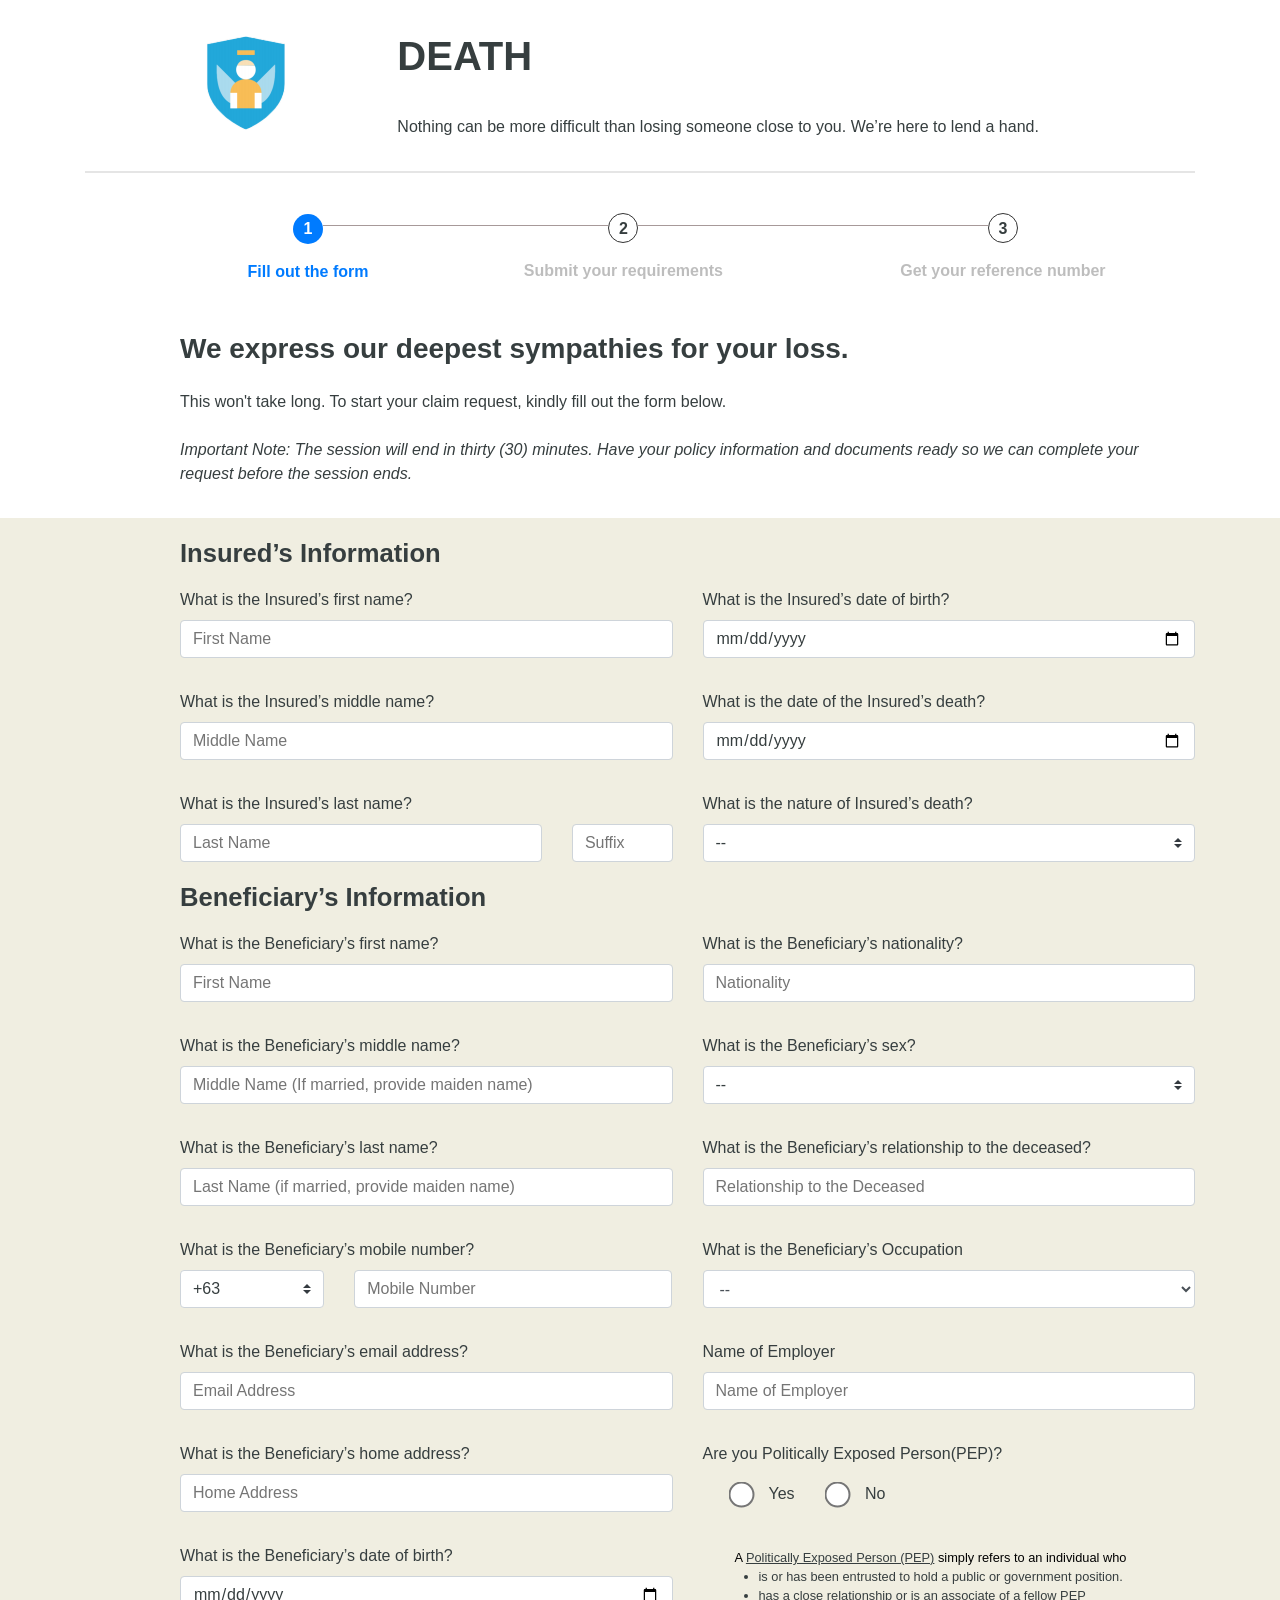
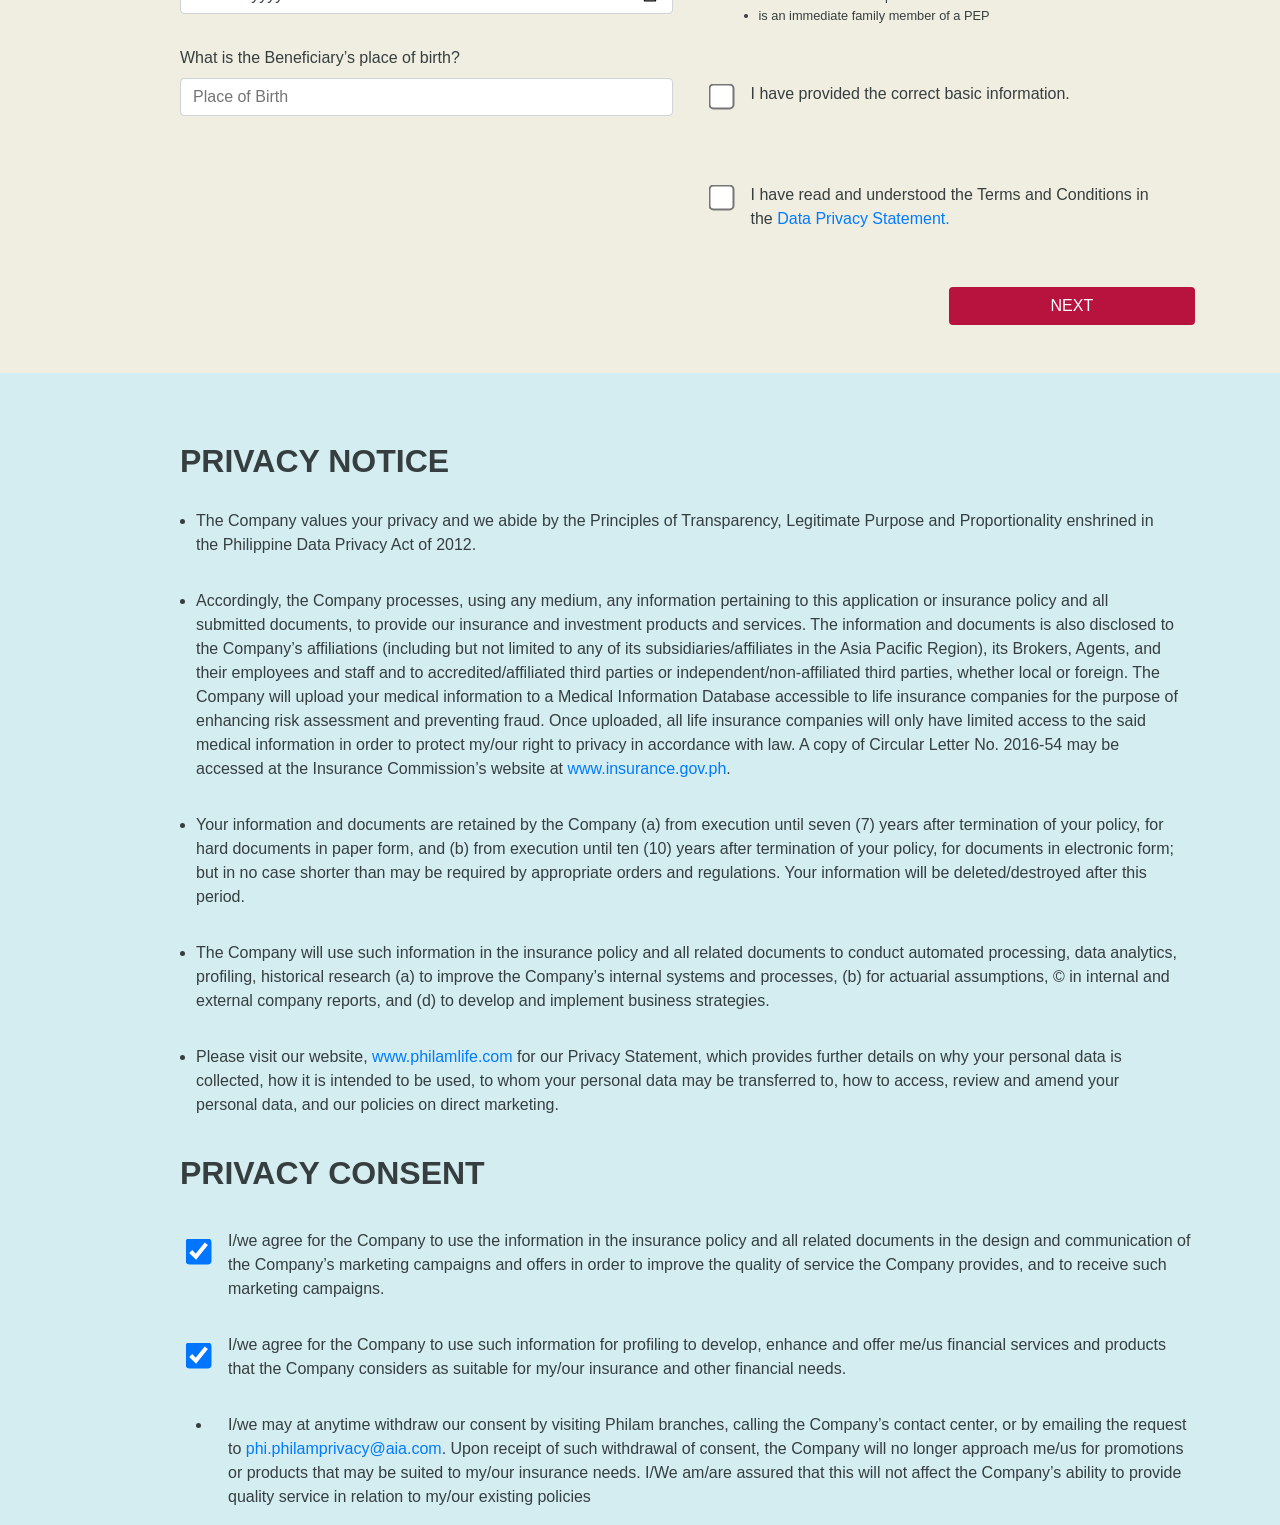
<file: death.html>
<!DOCTYPE html>
<html lang="en">

<head>
	<meta charset="utf-8">
	<meta name="viewport" content="width=device-width, initial-scale=1, shrink-to-fit=no">
	<link rel="stylesheet" href="https://stackpath.bootstrapcdn.com/bootstrap/4.3.1/css/bootstrap.min.css" integrity="sha384-ggOyR0iXCbMQv3Xipma34MD+dH/1fQ784/j6cY/iJTQUOhcWr7x9JvoRxT2MZw1T" crossorigin="anonymous">
	<link rel="stylesheet" href="https://use.fontawesome.com/releases/v5.3.1/css/all.css" integrity="sha384-mzrmE5qonljUremFsqc01SB46JvROS7bZs3IO2EmfFsd15uHvIt+Y8vEf7N7fWAU" crossorigin="anonymous">
	<!-- <link rel="stylesheet" href="https://cdn.jsdelivr.net/npm/bs-stepper/dist/css/bs-stepper.min.css"> -->
	<link rel="stylesheet" href="./assets/css/styles.css">
	<title>Yellow Messenger</title>
	<!-- custom datePicker for safari -->
	<script type="text/javascript">
        var datefield=document.createElement("input")
        datefield.setAttribute("type", "date")
        if (datefield.type!="date"){ //if browser doesn't support input type="date", load files for jQuery UI Date Picker
            document.write('<link href="http://ajax.googleapis.com/ajax/libs/jqueryui/1.8/themes/base/jquery-ui.css" rel="stylesheet" type="text/css" />\n')
            document.write('<script src="http://ajax.googleapis.com/ajax/libs/jquery/1.4/jquery.min.js"><\/script>\n')
            document.write('<script src="http://ajax.googleapis.com/ajax/libs/jqueryui/1.8/jquery-ui.min.js"><\/script>\n')
            document.write('<link rel="stylesheet" href="https://cdnjs.cloudflare.com/ajax/libs/jqueryui/1.12.1/jquery-ui.min.css" />\n')
            document.write('<link rel="stylesheet" href="https://cdnjs.cloudflare.com/ajax/libs/jquery-ui-timepicker-addon/1.6.3/jquery-ui-timepicker-addon.min.css" />\n')
            document.write('<script src="https://cdnjs.cloudflare.com/ajax/libs/jquery/3.4.1/jquery.min.js"><\/script>\n')
            document.write('<script src="https://cdnjs.cloudflare.com/ajax/libs/jqueryui/1.12.1/jquery-ui.min.js"><\/script>\n')
            document.write('<script src="https://cdnjs.cloudflare.com/ajax/libs/jquery-ui-timepicker-addon/1.6.3/jquery-ui-timepicker-addon.min.js"><\/script>\n')
        }
    </script>
    <script>
        if (datefield.type!="date"){ //if browser doesn't support input type="date", initialize date picker widget:
        jQuery(function($){ //on document.ready
			$('#field_DOB').datepicker({maxDate:-1,changeMonth: true,changeYear:true,dateFormat: 'dd-mm-yy'}).val();
			$('#field_BeneficiaryDOB').datepicker({maxDate:-1,changeMonth: true,changeYear:true,dateFormat: 'dd-mm-yy'}).val();
			$('#field_addBeneficiaryDOB').datepicker({maxDate:-1,changeMonth: true,changeYear:true,dateFormat: 'dd-mm-yy'}).val();
			$('#field_DOID').datepicker({maxDate:0, changeMonth: true,changeYear:true,dateFormat: 'dd-mm-yy'}).val();
            $('#field_TOA').timepicker({controlType: 'select', oneLine: true, timeInput: true,timeFormat: 'hh:mm tt'});
        })
    }
    </script>
</head>

<body class="d-flex flex-column min-vh-100">
	<main class="jumbotron jumbotron-fluid">
		<section id="header">
			<div class="container">
				<div class="row">
					<div class="col-12 col-md-10 container">
						<div style="display: flex;
                        height: 100%;">
							<div class="col-2" style="margin-right:3rem;">
                                
                            
								<img class="icon" src="./assets/images/death.png"  />
                                
                                    
							</div>
							<div style="margin: 0 1rem; display: grid;" >
								<h1 id="iconNearText" class="display-4 main__header" style="display: inline-block;
                                align-self: flex-start;" id="iconNearText" >DEATH</h1>
								<p class="lead" style="display: inline-block;
                                align-self: flex-end;">Nothing can be more difficult than losing someone close to you. We’re here to lend a hand.</p>
							</div>
						</div>
					</div>
				</div>
				<hr>
			</div>
        </section>
        
		<section id="stepper-progress" >
			<div class="container">
				<div class="row">
					<div class="col-md-11 offset-md-1">
						<div class="md-stepper-horizontal blue">
							<div id="step1" class="md-step active">
								<div class="md-step-circle active"><span>1</span>
								</div>
								<div class="md-step-title">Fill out the form</div>
								<div class="md-step-bar-left"></div>
								<div class="md-step-bar-right"></div>
							</div>
							<div id="step2" class="md-step">
								<div class="md-step-circle"><span>2</span>
								</div>
								<div class="md-step-title">Submit your requirements</div>
								<div class="md-step-bar-left"></div>
								<div class="md-step-bar-right"></div>
							</div>
							<div id="step3" class="md-step">
								<div class="md-step-circle"><span>3</span>
								</div>
								<div class="md-step-title">Get your reference number</div>
								<div class="md-step-bar-left"></div>
								<div class="md-step-bar-right"></div>
							</div>
						</div>
					</div>
				</div>
			</div>
        </section>
        
		<section id="form_wrapper">
			<div class="container">
				<div class="row">
					<div class="col-md-11 offset-md-1">
						<div class="stepper__description">
							<h3 class="stepper__description__title">We express our deepest sympathies for your loss.</h3>
							<div class="stepper__description__info">
								<p class="font-weight-normal"> This won't take long. To start your claim request, kindly fill out the form below. </p>
								<br />
								<p class="font-italic font-weight-normal">Important Note: The session will end in thirty (30) minutes. Have your policy information and documents ready so we can complete your request before the session ends.</p>
							</div>
						</div>
					</div>
				</div>
			</div>
			<section class="form__container">
				<div class="container">
					<div class="row">
						<div class="col-md-11 offset-md-1">
							<form id="death__form" onSubmit="return false;" novalidate>
								<div aria-labelledby="stepperFormTrigger1">
									<div class="form__container">
										<div class="row">
											<input type="hidden" id="inputMailForm" />
											<div class="col-12 col-md-12">
												<p class="form__left__title">Insured’s Information</p>
												<div class="row">
													<div class="col-12 col-md-6">
														<div class="form-row">
															<div class="col-md-12 form__tags">
																<label for="validationCustom01">What is the Insured’s first name?</label>
																<input type="text" class="input__box" maxlength="30" id="field_firstName" value="" placeholder="First Name" tabindex="1" onkeypress="return isNotNumber(event) && checkSpcialChar(event) && checkLength(event, 30)" required />
																<div id="err_field_firstName" class="error"></div>
															</div>
															<div class="col-md-12 form__tags">
																<label for="validationCustom02">What is the Insured’s middle name?</label>
																<input type="text" class="input__box" maxlength="30" id="field_middleName" value="" placeholder="Middle Name" tabindex="2" onkeypress="return isNotNumber(event) && checkSpcialChar(event) && checkLength(event, 30)" required />
																<div id="err_field_middleName" class="error"></div>
															</div>
															<div class="col-md-12 form__tags">
																<label for="validationCustom02">What is the Insured’s last name?</label>
																<div class="row">
																	<div class="col-md-9">
																		<input type="text" class="input__box" maxlength="30" id="field_lastName" value="" placeholder="Last Name" tabindex="3" onkeypress="return isNotNumber(event) && checkSpcialChar(event) && checkLength(event, 30)" required />
																		<div id="err_field_lastName" class="error"></div>
																	</div>
																	<div class="col-md-3">
																		<input type="text" class="input__box" maxlength="3" id="field_lastName_Suffix" value="" placeholder="Suffix" tabindex="4" onkeypress="return isNotNumber(event) && checkSpcialChar(event) && checkLength(event, 3)" required />
																		<div id="err_field_lastName_Suffix" class="error"></div>
																	</div>
																</div>
															</div>
														</div>
													</div>
													<div class="col-12 col-md-6">
														<div class="form-row">
															<div class="col-md-12 form__tags">
																<label for="field_DOB">What is the Insured’s date of birth?</label>
																<input type="date" class="input__box" id="field_DOB" value="" placeholder="Date of Birth" onkeypress="return false" tabindex="5" />
																<div id="err_field_DOB" class="error"></div>
															</div>
															<div class="col-md-12 form__tags">
																<label for="field_DOID">What is the date of the Insured’s death?</label>
																<input type="date" class="input__box" id="field_DOID" value="" placeholder="Date of Insured’s Death" onkeypress="return false" tabindex="6" />
																<div id="err_field_DOID" class="error"></div>
															</div>
															<div class="col-md-12 form__tags">
																<label for="validation">What is the nature of Insured’s death?</label>
																<select id="nature_Loss" class="custom-select-container mr-sm-2" tabindex="7">
																	<option value="" selected>--</option>
																	<option value="Accident">Accident</option>
																	<option value="Illness">Illness</option>
																</select>
																<div id="err_natural_loss" class="error"></div>
															</div>
														</div>
													</div>
												</div>
											</div>
											<div class="col-12 col-md-12">
												<p class="form__left__title">Beneficiary’s Information</p>
												<div class="row">
													<div class="col-12 col-md-6">
														<div class="form-row">
															<div class="col-md-12 form__tags">
																<label for="field_BeneficiaryFirstName">What is the Beneficiary’s first name?</label>
																<input type="text" class="input__box" maxlength="30" id="field_BeneficiaryFirstName" value="" placeholder="First Name" tabindex="8" onkeypress="return isNotNumber(event) && checkSpcialChar(event) && checkLength(event, 30)" required />
																<div id="err_field_BeneficiaryFirstName" class="error"></div>
															</div>
															<div class="col-md-12 form__tags">
																<label for="field_BeneficiaryMiddleName">What is the Beneficiary’s middle name?</label>
																<input type="text" class="input__box" maxlength="30" id="field_BeneficiaryMiddleName" value="" placeholder="Middle Name (If married, provide maiden name)" tabindex="9" onkeypress="return isNotNumber(event) && checkSpcialChar(event) && checkLength(event, 30)" required />
																<div id="err_field_BeneficiaryMiddleName" class="error"></div>
															</div>
															<div class="col-md-12 form__tags">
																<label for="field_BeneficiaryLastName">What is the Beneficiary’s last name?</label>
																<input type="text" class="input__box" maxlength="30" id="field_BeneficiaryLastName" value="" placeholder="Last Name (if married, provide maiden name)" tabindex="10" onkeypress="return isNotNumber(event) && checkSpcialChar(event) && checkLength(event, 30)" required />
																<div id="err_field_BeneficiaryLastName" class="error"></div>
															</div>
															<div class="col-md-12 form__tags">
																<label for="field_BeneficiaryMobileNumber">What is the Beneficiary’s mobile number?</label>
																<div class="row">
																	<div class="col-md-4">
																		<select class="custom-select-container mr-sm-2" id="field_BeneficiaryMobileNumberSelect" tabindex="11">
																			<option value="63" style="display:none">+63</option>
																			<option data-countryCode="PH" value="63">Philippines (+63)</option>
																			<optgroup label="Other countries">
																				<option data-countryCode="DZ" value="213">Algeria (+213)</option>
																				<option data-countryCode="AD" value="376">Andorra (+376)</option>
																				<option data-countryCode="AO" value="244">Angola (+244)</option>
																				<option data-countryCode="AI" value="1264">Anguilla (+1264)</option>
																				<option data-countryCode="AG" value="1268">Antigua &amp; Barbuda (+1268)</option>
																				<option data-countryCode="AR" value="54">Argentina (+54)</option>
																				<option data-countryCode="AM" value="374">Armenia (+374)</option>
																				<option data-countryCode="AW" value="297">Aruba (+297)</option>
																				<option data-countryCode="AU" value="61">Australia (+61)</option>
																				<option data-countryCode="AT" value="43">Austria (+43)</option>
																				<option data-countryCode="AZ" value="994">Azerbaijan (+994)</option>
																				<option data-countryCode="BS" value="1242">Bahamas (+1242)</option>
																				<option data-countryCode="BH" value="973">Bahrain (+973)</option>
																				<option data-countryCode="BD" value="880">Bangladesh (+880)</option>
																				<option data-countryCode="BB" value="1246">Barbados (+1246)</option>
																				<option data-countryCode="BY" value="375">Belarus (+375)</option>
																				<option data-countryCode="BE" value="32">Belgium (+32)</option>
																				<option data-countryCode="BZ" value="501">Belize (+501)</option>
																				<option data-countryCode="BJ" value="229">Benin (+229)</option>
																				<option data-countryCode="BM" value="1441">Bermuda (+1441)</option>
																				<option data-countryCode="BT" value="975">Bhutan (+975)</option>
																				<option data-countryCode="BO" value="591">Bolivia (+591)</option>
																				<option data-countryCode="BA" value="387">Bosnia Herzegovina (+387)</option>
																				<option data-countryCode="BW" value="267">Botswana (+267)</option>
																				<option data-countryCode="BR" value="55">Brazil (+55)</option>
																				<option data-countryCode="BN" value="673">Brunei (+673)</option>
																				<option data-countryCode="BG" value="359">Bulgaria (+359)</option>
																				<option data-countryCode="BF" value="226">Burkina Faso (+226)</option>
																				<option data-countryCode="BI" value="257">Burundi (+257)</option>
																				<option data-countryCode="KH" value="855">Cambodia (+855)</option>
																				<option data-countryCode="CM" value="237">Cameroon (+237)</option>
																				<option data-countryCode="CA" value="1">Canada (+1)</option>
																				<option data-countryCode="CV" value="238">Cape Verde Islands (+238)</option>
																				<option data-countryCode="KY" value="1345">Cayman Islands (+1345)</option>
																				<option data-countryCode="CF" value="236">Central African Republic (+236)</option>
																				<option data-countryCode="CL" value="56">Chile (+56)</option>
																				<option data-countryCode="CN" value="86">China (+86)</option>
																				<option data-countryCode="CO" value="57">Colombia (+57)</option>
																				<option data-countryCode="KM" value="269">Comoros (+269)</option>
																				<option data-countryCode="CG" value="242">Congo (+242)</option>
																				<option data-countryCode="CK" value="682">Cook Islands (+682)</option>
																				<option data-countryCode="CR" value="506">Costa Rica (+506)</option>
																				<option data-countryCode="HR" value="385">Croatia (+385)</option>
																				<option data-countryCode="CU" value="53">Cuba (+53)</option>
																				<option data-countryCode="CY" value="90392">Cyprus North (+90392)</option>
																				<option data-countryCode="CY" value="357">Cyprus South (+357)</option>
																				<option data-countryCode="CZ" value="42">Czech Republic (+42)</option>
																				<option data-countryCode="DK" value="45">Denmark (+45)</option>
																				<option data-countryCode="DJ" value="253">Djibouti (+253)</option>
																				<option data-countryCode="DM" value="1809">Dominica (+1809)</option>
																				<option data-countryCode="DO" value="1809">Dominican Republic (+1809)</option>
																				<option data-countryCode="EC" value="593">Ecuador (+593)</option>
																				<option data-countryCode="EG" value="20">Egypt (+20)</option>
																				<option data-countryCode="SV" value="503">El Salvador (+503)</option>
																				<option data-countryCode="GQ" value="240">Equatorial Guinea (+240)</option>
																				<option data-countryCode="ER" value="291">Eritrea (+291)</option>
																				<option data-countryCode="EE" value="372">Estonia (+372)</option>
																				<option data-countryCode="ET" value="251">Ethiopia (+251)</option>
																				<option data-countryCode="FK" value="500">Falkland Islands (+500)</option>
																				<option data-countryCode="FO" value="298">Faroe Islands (+298)</option>
																				<option data-countryCode="FJ" value="679">Fiji (+679)</option>
																				<option data-countryCode="FI" value="358">Finland (+358)</option>
																				<option data-countryCode="FR" value="33">France (+33)</option>
																				<option data-countryCode="GF" value="594">French Guiana (+594)</option>
																				<option data-countryCode="PF" value="689">French Polynesia (+689)</option>
																				<option data-countryCode="GA" value="241">Gabon (+241)</option>
																				<option data-countryCode="GM" value="220">Gambia (+220)</option>
																				<option data-countryCode="GE" value="7880">Georgia (+7880)</option>
																				<option data-countryCode="DE" value="49">Germany (+49)</option>
																				<option data-countryCode="GH" value="233">Ghana (+233)</option>
																				<option data-countryCode="GI" value="350">Gibraltar (+350)</option>
																				<option data-countryCode="GR" value="30">Greece (+30)</option>
																				<option data-countryCode="GL" value="299">Greenland (+299)</option>
																				<option data-countryCode="GD" value="1473">Grenada (+1473)</option>
																				<option data-countryCode="GP" value="590">Guadeloupe (+590)</option>
																				<option data-countryCode="GU" value="671">Guam (+671)</option>
																				<option data-countryCode="GT" value="502">Guatemala (+502)</option>
																				<option data-countryCode="GN" value="224">Guinea (+224)</option>
																				<option data-countryCode="GW" value="245">Guinea - Bissau (+245)</option>
																				<option data-countryCode="GY" value="592">Guyana (+592)</option>
																				<option data-countryCode="HT" value="509">Haiti (+509)</option>
																				<option data-countryCode="HN" value="504">Honduras (+504)</option>
																				<option data-countryCode="HK" value="852">Hong Kong (+852)</option>
																				<option data-countryCode="HU" value="36">Hungary (+36)</option>
																				<option data-countryCode="IN" value="91">India (+91)</option>
																				<option data-countryCode="IS" value="354">Iceland (+354)</option>
																				<option data-countryCode="ID" value="62">Indonesia (+62)</option>
																				<option data-countryCode="IR" value="98">Iran (+98)</option>
																				<option data-countryCode="IQ" value="964">Iraq (+964)</option>
																				<option data-countryCode="IE" value="353">Ireland (+353)</option>
																				<option data-countryCode="IL" value="972">Israel (+972)</option>
																				<option data-countryCode="IT" value="39">Italy (+39)</option>
																				<option data-countryCode="JM" value="1876">Jamaica (+1876)</option>
																				<option data-countryCode="JP" value="81">Japan (+81)</option>
																				<option data-countryCode="JO" value="962">Jordan (+962)</option>
																				<option data-countryCode="KZ" value="7">Kazakhstan (+7)</option>
																				<option data-countryCode="KE" value="254">Kenya (+254)</option>
																				<option data-countryCode="KI" value="686">Kiribati (+686)</option>
																				<option data-countryCode="KP" value="850">Korea North (+850)</option>
																				<option data-countryCode="KR" value="82">Korea South (+82)</option>
																				<option data-countryCode="KW" value="965">Kuwait (+965)</option>
																				<option data-countryCode="KG" value="996">Kyrgyzstan (+996)</option>
																				<option data-countryCode="LA" value="856">Laos (+856)</option>
																				<option data-countryCode="LV" value="371">Latvia (+371)</option>
																				<option data-countryCode="LB" value="961">Lebanon (+961)</option>
																				<option data-countryCode="LS" value="266">Lesotho (+266)</option>
																				<option data-countryCode="LR" value="231">Liberia (+231)</option>
																				<option data-countryCode="LY" value="218">Libya (+218)</option>
																				<option data-countryCode="LI" value="417">Liechtenstein (+417)</option>
																				<option data-countryCode="LT" value="370">Lithuania (+370)</option>
																				<option data-countryCode="LU" value="352">Luxembourg (+352)</option>
																				<option data-countryCode="MO" value="853">Macao (+853)</option>
																				<option data-countryCode="MK" value="389">Macedonia (+389)</option>
																				<option data-countryCode="MG" value="261">Madagascar (+261)</option>
																				<option data-countryCode="MW" value="265">Malawi (+265)</option>
																				<option data-countryCode="MY" value="60">Malaysia (+60)</option>
																				<option data-countryCode="MV" value="960">Maldives (+960)</option>
																				<option data-countryCode="ML" value="223">Mali (+223)</option>
																				<option data-countryCode="MT" value="356">Malta (+356)</option>
																				<option data-countryCode="MH" value="692">Marshall Islands (+692)</option>
																				<option data-countryCode="MQ" value="596">Martinique (+596)</option>
																				<option data-countryCode="MR" value="222">Mauritania (+222)</option>
																				<option data-countryCode="YT" value="269">Mayotte (+269)</option>
																				<option data-countryCode="MX" value="52">Mexico (+52)</option>
																				<option data-countryCode="FM" value="691">Micronesia (+691)</option>
																				<option data-countryCode="MD" value="373">Moldova (+373)</option>
																				<option data-countryCode="MC" value="377">Monaco (+377)</option>
																				<option data-countryCode="MN" value="976">Mongolia (+976)</option>
																				<option data-countryCode="MS" value="1664">Montserrat (+1664)</option>
																				<option data-countryCode="MA" value="212">Morocco (+212)</option>
																				<option data-countryCode="MZ" value="258">Mozambique (+258)</option>
																				<option data-countryCode="MN" value="95">Myanmar (+95)</option>
																				<option data-countryCode="NA" value="264">Namibia (+264)</option>
																				<option data-countryCode="NR" value="674">Nauru (+674)</option>
																				<option data-countryCode="NP" value="977">Nepal (+977)</option>
																				<option data-countryCode="NL" value="31">Netherlands (+31)</option>
																				<option data-countryCode="NC" value="687">New Caledonia (+687)</option>
																				<option data-countryCode="NZ" value="64">New Zealand (+64)</option>
																				<option data-countryCode="NI" value="505">Nicaragua (+505)</option>
																				<option data-countryCode="NE" value="227">Niger (+227)</option>
																				<option data-countryCode="NG" value="234">Nigeria (+234)</option>
																				<option data-countryCode="NU" value="683">Niue (+683)</option>
																				<option data-countryCode="NF" value="672">Norfolk Islands (+672)</option>
																				<option data-countryCode="NP" value="670">Northern Marianas (+670)</option>
																				<option data-countryCode="NO" value="47">Norway (+47)</option>
																				<option data-countryCode="OM" value="968">Oman (+968)</option>
																				<option data-countryCode="PW" value="680">Palau (+680)</option>
																				<option data-countryCode="PA" value="507">Panama (+507)</option>
																				<option data-countryCode="PG" value="675">Papua New Guinea (+675)</option>
																				<option data-countryCode="PY" value="595">Paraguay (+595)</option>
																				<option data-countryCode="PE" value="51">Peru (+51)</option>
																				<option data-countryCode="PH" value="63">Philippines (+63)</option>
																				<option data-countryCode="PL" value="48">Poland (+48)</option>
																				<option data-countryCode="PT" value="351">Portugal (+351)</option>
																				<option data-countryCode="PR" value="1787">Puerto Rico (+1787)</option>
																				<option data-countryCode="QA" value="974">Qatar (+974)</option>
																				<option data-countryCode="RE" value="262">Reunion (+262)</option>
																				<option data-countryCode="RO" value="40">Romania (+40)</option>
																				<option data-countryCode="RU" value="7">Russia (+7)</option>
																				<option data-countryCode="RW" value="250">Rwanda (+250)</option>
																				<option data-countryCode="SM" value="378">San Marino (+378)</option>
																				<option data-countryCode="ST" value="239">Sao Tome &amp; Principe (+239)</option>
																				<option data-countryCode="SA" value="966">Saudi Arabia (+966)</option>
																				<option data-countryCode="SN" value="221">Senegal (+221)</option>
																				<option data-countryCode="CS" value="381">Serbia (+381)</option>
																				<option data-countryCode="SC" value="248">Seychelles (+248)</option>
																				<option data-countryCode="SL" value="232">Sierra Leone (+232)</option>
																				<option data-countryCode="SG" value="65">Singapore (+65)</option>
																				<option data-countryCode="SK" value="421">Slovak Republic (+421)</option>
																				<option data-countryCode="SI" value="386">Slovenia (+386)</option>
																				<option data-countryCode="SB" value="677">Solomon Islands (+677)</option>
																				<option data-countryCode="SO" value="252">Somalia (+252)</option>
																				<option data-countryCode="ZA" value="27">South Africa (+27)</option>
																				<option data-countryCode="ES" value="34">Spain (+34)</option>
																				<option data-countryCode="LK" value="94">Sri Lanka (+94)</option>
																				<option data-countryCode="SH" value="290">St. Helena (+290)</option>
																				<option data-countryCode="KN" value="1869">St. Kitts (+1869)</option>
																				<option data-countryCode="SC" value="1758">St. Lucia (+1758)</option>
																				<option data-countryCode="SD" value="249">Sudan (+249)</option>
																				<option data-countryCode="SR" value="597">Suriname (+597)</option>
																				<option data-countryCode="SZ" value="268">Swaziland (+268)</option>
																				<option data-countryCode="SE" value="46">Sweden (+46)</option>
																				<option data-countryCode="CH" value="41">Switzerland (+41)</option>
																				<option data-countryCode="SI" value="963">Syria (+963)</option>
																				<option data-countryCode="TW" value="886">Taiwan (+886)</option>
																				<option data-countryCode="TJ" value="7">Tajikstan (+7)</option>
																				<option data-countryCode="TH" value="66">Thailand (+66)</option>
																				<option data-countryCode="TG" value="228">Togo (+228)</option>
																				<option data-countryCode="TO" value="676">Tonga (+676)</option>
																				<option data-countryCode="TT" value="1868">Trinidad &amp; Tobago (+1868)</option>
																				<option data-countryCode="TN" value="216">Tunisia (+216)</option>
																				<option data-countryCode="TR" value="90">Turkey (+90)</option>
																				<option data-countryCode="TM" value="7">Turkmenistan (+7)</option>
																				<option data-countryCode="TM" value="993">Turkmenistan (+993)</option>
																				<option data-countryCode="TC" value="1649">Turks &amp; Caicos Islands (+1649)</option>
																				<option data-countryCode="TV" value="688">Tuvalu (+688)</option>
																				<option data-countryCode="UG" value="256">Uganda (+256)</option>
																				<option data-countryCode="GB" value="44">UK (+44)</option>
																				<option data-countryCode="UA" value="380">Ukraine (+380)</option>
																				<option data-countryCode="AE" value="971">United Arab Emirates (+971)</option>
																				<option data-countryCode="UY" value="598">Uruguay (+598)</option>
																				<option data-countryCode="US" value="1">USA (+1)</option>
																				<option data-countryCode="UZ" value="7">Uzbekistan (+7)</option>
																				<option data-countryCode="VU" value="678">Vanuatu (+678)</option>
																				<option data-countryCode="VA" value="379">Vatican City (+379)</option>
																				<option data-countryCode="VE" value="58">Venezuela (+58)</option>
																				<option data-countryCode="VN" value="84">Vietnam (+84)</option>
																				<option data-countryCode="VG" value="84">Virgin Islands - British (+1284)</option>
																				<option data-countryCode="VI" value="84">Virgin Islands - US (+1340)</option>
																				<option data-countryCode="WF" value="681">Wallis &amp; Futuna (+681)</option>
																				<option data-countryCode="YE" value="969">Yemen (North)(+969)</option>
																				<option data-countryCode="YE" value="967">Yemen (South)(+967)</option>
																				<option data-countryCode="ZM" value="260">Zambia (+260)</option>
																				<option data-countryCode="ZW" value="263">Zimbabwe (+263)</option>
																			</optgroup>
																		</select>
																	</div>
																	<div class="col-md-8">
																		<input type="text" class="input__box" maxlength="10" id="field_BeneficiaryMobileNum" value="" placeholder="Mobile Number" onkeypress="return isNumber(event)  && check_Mobile_Length(event, 10)" tabindex="12" required />
																		<div id="err_field_BeneficiaryMobileNum" class="error"></div>
																	</div>
																</div>
															</div>
															<div class="col-md-12 form__tags">
																<label for="field_BeneficiaryEmailAddress">What is the Beneficiary’s email address?</label>
																<input type="text" class="input__box" maxlength="40" id="field_BeneficiaryEmailAddress" value="" placeholder="Email Address" tabindex="13" onkeypress="removeErr(event) || checkLength(event, 40)" required />
																<div id="err_field_BeneficiaryEmailAddress" class="error"></div>
															</div>
															<div class="col-md-12 form__tags">
																<label for="field_BeneficiaryHomeAddress">What is the Beneficiary’s home address?</label>
																<input type="text" class="input__box" maxlength="250" id="field_BeneficiaryHomeAddress" value="" placeholder="Home Address" tabindex="14" onkeypress="removeErr(event) || checkLength(event, 250)" required />
																<div id="err_field_BeneficiaryHomeAddress" class="error"></div>
															</div>
															<div class="col-md-12 form__tags">
																<label for="field_BeneficiaryDOB">What is the Beneficiary’s date of birth?</label>
																<input type="date" class="input__box" id="field_BeneficiaryDOB" value="" max="-1" onkeypress="return false" placeholder="Date of Birth" tabindex="15" />
																<div id="err_field_BeneficiaryDOB" class="error"></div>
															</div>
															<div class="col-md-12 form__tags">
																<label for="field_BeneficiaryPOB">What is the Beneficiary’s place of birth?</label>
																<input type="text" class="input__box" maxlength="120" id="field_BeneficiaryPOB" value="" placeholder="Place of Birth" tabindex="16" onkeypress="removeErr(event) || checkLength(event, 120 )" required />
																<div id="err_field_BeneficiaryPOB" class="error"></div>
															</div>
														</div>
													</div>
													<div class="col-12 col-md-6">
														<div class="form-row">
															<div class="col-md-12 form__tags">
																<label for="field_BeneficiaryNationality">What is the Beneficiary’s nationality?</label>
																<input type="text" class="input__box" maxlength="120" id="field_BeneficiaryNationality" value="" placeholder="Nationality" tabindex="17" onkeypress=" return checkLength(event, 120)"  required />
																<div id="err_field_BeneficiaryNationality" onkeypress="removeErr(event)" class="error"></div>
															</div>
															<div class="col-md-12 form__tags">
																<label for="field_BeneficiarySex">What is the Beneficiary’s sex?</label>
																<!-- <input type="text" class="input__box" id="field_BeneficiarySex" value="" tabindex="18" onkeypress="removeErr(event)" required /> -->
																<select id="field_BeneficiarySex" class="custom-select-container mr-sm-2" tabindex="18">
																	<option value="" selected>--</option>
																	<option value="Male">Male</option>
																	<option value="Femail">Female</option>
																</select>
																<div id="err_field_BeneficiarySex" class="error"></div>
															</div><!-- 
															<div class="col-md-12 form__tags">
																<label for="field_BeneficiaryOccupation">What is the Beneficiary’s Occupation?</label>
																<input type="text" class="input__box" id="field_BeneficiaryOccupation" value="" placeholder="Occupation Detail" tabindex="19" onkeypress="removeErr(event)" required />
																<div id="err_field_BeneficiaryOccupation" class="error"></div>
															</div> -->
															<div class="col-md-12 form__tags">
																<label for="field_BeneficiaryRelationToDeceased">What is the Beneficiary’s relationship to the deceased?</label>
																<input type="text" class="input__box" id="field_BeneficiaryRelationToDeceased" value="" placeholder="Relationship to the Deceased" tabindex="19" required />
																<div id="err_field_BeneficiaryRelationToDeceased" class="error"></div>
															</div>
															<div class="col-md-12 form__tags">
																<label for="field_BeneficiaryOccupationDp">What is the Beneficiary’s Occupation</label>
																<select name="abc" id="field_BeneficiaryOccupation" class="form-control" onmousedown="if(this.options.length>10){this.size=10;}" onchange='this.size=0;' >		
																	<option value="" selected>--</option>
																	<option value="	3D ARTIST">3D ARTIST</option>
																	<option value="	ABLE-BODIED (AB)">ABLE-BODIED (AB)</option>
																	<option value="	ACCOUNT EXECUTIVE">ACCOUNT EXECUTIVE</option>
																	<option value="	ACCOUNTANT">ACCOUNTANT</option>
																	<option value="	ACETYLENE FILLER">ACETYLENE FILLER</option>
																	<option value="	ACID MAKER">ACID MAKER</option>
																	<option value="	ACID RECOVERY SEPARATOR & CONCENTRATOR">ACID RECOVERY SEPARATOR & CONCENTRATOR</option>
																	<option value="	ACIDULATOR">ACIDULATOR</option>
																	<option value="	ACROBAT">ACROBAT</option>
																	<option value="	ACTOR">ACTOR</option>
																	<option value="	ACTRESS">ACTRESS</option>
																	<option value="	ACUPUNCTURIST">ACUPUNCTURIST</option>
																	<option value="	ACUPUNCTURIST">ACUPUNCTURIST</option>
																	<option value="	ADJUSTER">ADJUSTER</option>
																	<option value="	ADMINISTRATOR">ADMINISTRATOR</option>
																	<option value="	ADMIRAL">ADMIRAL</option>
																	<option value="	AEROBICS INSTRUCTOR">AEROBICS INSTRUCTOR</option>
																	<option value="	AGENCY MANAGER">AGENCY MANAGER</option>
																	<option value="	AGENT">AGENT</option>
																	<option value="	AGER TENDER">AGER TENDER</option>
																	<option value="	AGRARIAN REFORM TECHNICIAN">AGRARIAN REFORM TECHNICIAN</option>
																	<option value="	AGRICULTURIST">AGRICULTURIST</option>
																	<option value="	AIR BRAKE WORKER">AIR BRAKE WORKER</option>
																	<option value="	AIR HAMMER OPERATOR">AIR HAMMER OPERATOR</option>
																	<option value="	AIR NAVIGATION SYSTEM SPECIALIST">AIR NAVIGATION SYSTEM SPECIALIST</option>
																	<option value="	AIRBRAKE INSPECTOR">AIRBRAKE INSPECTOR</option>
																	<option value="	AIRBRAKE REPAIRMAN">AIRBRAKE REPAIRMAN</option>
																	<option value="	AIRCON TECHNICIAN">AIRCON TECHNICIAN</option>
																	<option value="	AIRFIELD CARETAKER">AIRFIELD CARETAKER</option>
																	<option value="	AIRLINE CABIN ATTENDANT">AIRLINE CABIN ATTENDANT</option>
																	<option value="	AIRMAN">AIRMAN</option>
																	<option value="	AIRMAN 1ST CLASS">AIRMAN 1ST CLASS</option>
																	<option value="	AIRMAN 2ND CLASS">AIRMAN 2ND CLASS</option>
																	<option value="	ALARM SYSTEM INSTALLER">ALARM SYSTEM INSTALLER</option>
																	<option value="	ALKALI BIN MAN">ALKALI BIN MAN</option>
																	<option value="	ALLOTEE">ALLOTEE</option>
																	<option value="	AMALGAMATOR">AMALGAMATOR</option>
																	<option value="	AMBULANCE CREW">AMBULANCE CREW</option>
																	<option value="	AMBULANCE DRIVER">AMBULANCE DRIVER</option>
																	<option value="	AMBULANCE MAN">AMBULANCE MAN</option>
																	<option value="	AMBULANCE PARAMEDIC">AMBULANCE PARAMEDIC</option>
																	<option value="	AMMUNITION WORKER">AMMUNITION WORKER</option>
																	<option value="	AMPHIBIAN BREEDER">AMPHIBIAN BREEDER</option>
																	<option value="	ANALYST">ANALYST</option>
																	<option value="	ANGLESMITH">ANGLESMITH</option>
																	<option value="	ANIMAL NURSING AUXILIARY">ANIMAL NURSING AUXILIARY</option>
																	<option value="	ANIMAL TRAINER">ANIMAL TRAINER</option>
																	<option value="	ANNEALER">ANNEALER</option>
																	<option value="	ANNOUNCER">ANNOUNCER</option>
																	<option value="	ANTENNA ERECTOR">ANTENNA ERECTOR</option>
																	<option value="	APARTMENT OWNER">APARTMENT OWNER</option>
																	<option value="	APPLICATION DEVELOPER">APPLICATION DEVELOPER</option>
																	<option value="	APPRAISER">APPRAISER</option>
																	<option value="	IMMIGRATION AIRPORT AND CUSTOMS POLICE - APPRAISER">IMMIGRATION AIRPORT AND CUSTOMS POLICE - APPRAISER</option>
																	<option value="	APPRENTICE">APPRENTICE</option>
																	<option value="	APPRENTICE SEAMAN">APPRENTICE SEAMAN</option>
																	<option value="	ARCHER">ARCHER</option>
																	<option value="	ARCHITECT">ARCHITECT</option>
																	<option value="	ARMATURE WINDER">ARMATURE WINDER</option>
																	<option value="	ARMED GUARD">ARMED GUARD</option>
																	<option value="	ARMOURED CAR DRIVER">ARMOURED CAR DRIVER</option>
																	<option value="	ARSENIC RECOVERY WORKER">ARSENIC RECOVERY WORKER</option>
																	<option value="	ART DIRECTOR">ART DIRECTOR</option>
																	<option value="	ARTIFICIAL ICE MAKER">ARTIFICIAL ICE MAKER</option>
																	<option value="	ARTIST">ARTIST</option>
																	<option value="	ASHMAN">ASHMAN</option>
																	<option value="	ASSAYER">ASSAYER</option>
																	<option value="	ASSEMBLER">ASSEMBLER</option>
																	<option value="	PUBLIC SERVICE- ASSEMBLYMAN">PUBLIC SERVICE- ASSEMBLYMAN</option>
																	<option value="	ASSISTANT">ASSISTANT</option>
																	<option value="	ASSISTANT COMMISSIONER">ASSISTANT COMMISSIONER</option>
																	<option value="	ASSISTANT DIRECTOR">ASSISTANT DIRECTOR</option>
																	<option value="	ASSISTANT EDITOR">ASSISTANT EDITOR</option>
																	<option value="	ASSISTANT GAMING MANAGER">ASSISTANT GAMING MANAGER</option>
																	<option value="	ASSISTANT WAREHOUSEMAN">ASSISTANT WAREHOUSEMAN</option>
																	<option value="	ASSOCIATE JUSTICE OF THE SUPREME COURT AND COURT OF APPEALS">ASSOCIATE JUSTICE OF THE SUPREME COURT AND COURT OF APPEALS</option>
																	<option value="	ATTENDANT">ATTENDANT</option>
																	<option value="	AUDITOR">AUDITOR</option>
																	<option value="	AUTOCAD/CAD OPERATOR">AUTOCAD/CAD OPERATOR</option>
																	<option value="	AUTOMATIC MACHINE TENDER">AUTOMATIC MACHINE TENDER</option>
																	<option value="	AVIATION INSPECTOR">AVIATION INSPECTOR</option>
																	<option value="	BABYSITTER">BABYSITTER</option>
																	<option value="	BACTERIOLOGIST">BACTERIOLOGIST</option>
																	<option value="	BADMINTON PLAYER">BADMINTON PLAYER</option>
																	<option value="	BAG FILLER">BAG FILLER</option>
																	<option value="	BAG HOUSE OPERATOR">BAG HOUSE OPERATOR</option>
																	<option value="	BAG SEWER">BAG SEWER</option>
																	<option value="	BAGASSE MAN">BAGASSE MAN</option>
																	<option value="	BAGGAGE HANDLER">BAGGAGE HANDLER</option>
																	<option value="	BAGGAGEMAN">BAGGAGEMAN</option>
																	<option value="	BAGGAGEMASTER">BAGGAGEMASTER</option>
																	<option value="	BAGGER">BAGGER</option>
																	<option value="	BAGOONG MAKER">BAGOONG MAKER</option>
																	<option value="	BAKER">BAKER</option>
																	<option value="	BALL AND ROD MILLMAN">BALL AND ROD MILLMAN</option>
																	<option value="	BALL WARPER">BALL WARPER</option>
																	<option value="	BALLER">BALLER</option>
																	<option value="	BALLET DANCER">BALLET DANCER</option>
																	<option value="	BALLOON DECORATOR">BALLOON DECORATOR</option>
																	<option value="	BAND MEMBER">BAND MEMBER</option>
																	<option value="	BAND SAWYER">BAND SAWYER</option>
																	<option value="	BANQUET MANAGER">BANQUET MANAGER</option>
																	<option value="	BAR ALIGNER">BAR ALIGNER</option>
																	<option value="	BAR GIRL">BAR GIRL</option>
																	<option value="	BAR MANAGER">BAR MANAGER</option>
																	<option value="	BAR OWNER">BAR OWNER</option>
																	<option value="	BAR TENDER">BAR TENDER</option>
																	<option value="	BARANGAY CHAIRMAN/CAPTAIN">BARANGAY CHAIRMAN/CAPTAIN</option>
																	<option value="	BARANGAY KAGAWAD">BARANGAY KAGAWAD</option>
																	<option value="	BARANGAY TANOD">BARANGAY TANOD</option>
																	<option value="	BARBER">BARBER</option>
																	<option value="	BARISTA">BARISTA</option>
																	<option value="	BARK TANNER">BARK TANNER</option>
																	<option value="	BARKER">BARKER</option>
																	<option value="	BARLEY CLEANER">BARLEY CLEANER</option>
																	<option value="	BARREL FILLER">BARREL FILLER</option>
																	<option value="	BARROWMAN">BARROWMAN</option>
																	<option value="	BASEBALL PLAYER">BASEBALL PLAYER</option>
																	<option value="	BASKETBALL PLAYER">BASKETBALL PLAYER</option>
																	<option value="	BATCHER">BATCHER</option>
																	<option value="	BATER">BATER</option>
																	<option value="	BATTERS-OUT CUTTER">BATTERS-OUT CUTTER</option>
																	<option value="	BATTERY MAKER">BATTERY MAKER</option>
																	<option value="	BATTERYMAN">BATTERYMAN</option>
																	<option value="	BEADER">BEADER</option>
																	<option value="	BEAMER">BEAMER</option>
																	<option value="	BEATER">BEATER</option>
																	<option value="	BEAUTICIAN">BEAUTICIAN</option>
																	<option value="	BED RUBBER">BED RUBBER</option>
																	<option value="	BEER PUMPER">BEER PUMPER</option>
																	<option value="	BELL BOY">BELL BOY</option>
																	<option value="	BELL BOY">BELL BOY</option>
																	<option value="	BELT MAKER">BELT MAKER</option>
																	<option value="	BENCH BOSS">BENCH BOSS</option>
																	<option value="	BENCH WORKER">BENCH WORKER</option>
																	<option value="	BENCHMOLDER">BENCHMOLDER</option>
																	<option value="	BENDER">BENDER</option>
																	<option value="	BET COLLECTOR">BET COLLECTOR</option>
																	<option value="	BETTING SELLER">BETTING SELLER</option>
																	<option value="	BINDER">BINDER</option>
																	<option value="	BIOSTATISTICIAN">BIOSTATISTICIAN</option>
																	<option value="	BIRD BREEDER">BIRD BREEDER</option>
																	<option value="	BISQUE CLEANER">BISQUE CLEANER</option>
																	<option value="	BLACKSMITH">BLACKSMITH</option>
																	<option value="	BLAST FURNACE KEEPER">BLAST FURNACE KEEPER</option>
																	<option value="	BLASTER">BLASTER</option>
																	<option value="	BLEACHER">BLEACHER</option>
																	<option value="	BLENDER">BLENDER</option>
																	<option value="	BLENDER">BLENDER</option>
																	<option value="	BLOCK FEEDER">BLOCK FEEDER</option>
																	<option value="	BLOCK SETTER">BLOCK SETTER</option>
																	<option value="	BLOW">BLOW</option>
																	<option value="	BLOWER">BLOWER</option>
																	<option value="	BLOWING ENGINEER">BLOWING ENGINEER</option>
																	<option value="	BOARD RUNNER">BOARD RUNNER</option>
																	<option value="	BOAT BUILDER">BOAT BUILDER</option>
																	<option value="	BOATSWAIN">BOATSWAIN</option>
																	<option value="	BOBBIN CLEANER">BOBBIN CLEANER</option>
																	<option value="	BODY AND METAL FINISHER">BODY AND METAL FINISHER</option>
																	<option value="	BODY FITTER/BUILDER">BODY FITTER/BUILDER</option>
																	<option value="	BODYGUARD">BODYGUARD</option>
																	<option value="	BOILER">BOILER</option>
																	<option value="	BOILER TENDER">BOILER TENDER</option>
																	<option value="	BOILERMAKER">BOILERMAKER</option>
																	<option value="	BOLTER-UP">BOLTER-UP</option>
																	<option value="	BOMB DISPOSAL UNIT">BOMB DISPOSAL UNIT</option>
																	<option value="	BONECHAR PULLER">BONECHAR PULLER</option>
																	<option value="	BONER">BONER</option>
																	<option value="	BOOKBINDER">BOOKBINDER</option>
																	<option value="	BOOKER">BOOKER</option>
																	<option value="	BOOKKEEPER">BOOKKEEPER</option>
																	<option value="	BOOMMAN">BOOMMAN</option>
																	<option value="	BOOT AND SHOE MAKER">BOOT AND SHOE MAKER</option>
																	<option value="	BOSUN">BOSUN</option>
																	<option value="	BOTTLE CAPPER & FILLER">BOTTLE CAPPER & FILLER</option>
																	<option value="	BOTTLE CLEANER">BOTTLE CLEANER</option>
																	<option value="	BOTTLE FILLER">BOTTLE FILLER</option>
																	<option value="	BOTTLE SEALER">BOTTLE SEALER</option>
																	<option value="	BOTTLE WASHER">BOTTLE WASHER</option>
																	<option value="	BOTTLE/CAN WASHER">BOTTLE/CAN WASHER</option>
																	<option value="	BOTTLER">BOTTLER</option>
																	<option value="	BOTTLING CREW">BOTTLING CREW</option>
																	<option value="	BOTTOM CEMENTER">BOTTOM CEMENTER</option>
																	<option value="	BOTTOM FILLER">BOTTOM FILLER</option>
																	<option value="	BOTTOM MAKER">BOTTOM MAKER</option>
																	<option value="	BOX FILLER">BOX FILLER</option>
																	<option value="	BOX MAKER">BOX MAKER</option>
																	<option value="	BOX PACKER">BOX PACKER</option>
																	<option value="	BOX WASHER">BOX WASHER</option>
																	<option value="	BOXER">BOXER</option>
																	<option value="	BRAIDER">BRAIDER</option>
																	<option value="	BRAKEMAN">BRAKEMAN</option>
																	<option value="	BRANCH MANAGER">BRANCH MANAGER</option>
																	<option value="	BRAND INSPECTOR">BRAND INSPECTOR</option>
																	<option value="	BRAND INSPECTOR">BRAND INSPECTOR</option>
																	<option value="	BREAKERMAN">BREAKERMAN</option>
																	<option value="	BREW HOUSE WORKMAN">BREW HOUSE WORKMAN</option>
																	<option value="	BREWMASTER">BREWMASTER</option>
																	<option value="	BRICKLAYER">BRICKLAYER</option>
																	<option value="	BRICKLAYER\/MASON">BRICKLAYER\/MASON</option>
																	<option value="	BRIDGE & CROSSING TENDER">BRIDGE & CROSSING TENDER</option>
																	<option value="	BRIGADIER GENERAL">BRIGADIER GENERAL</option>
																	<option value="	BRUSH HAND">BRUSH HAND</option>
																	<option value="	BRUSH WASHER">BRUSH WASHER</option>
																	<option value="	BRUSHER">BRUSHER</option>
																	<option value="	BUCKER">BUCKER</option>
																	<option value="	BUCKER-UP">BUCKER-UP</option>
																	<option value="	BUD INJECTOR">BUD INJECTOR</option>
																	<option value="	BUFFER">BUFFER</option>
																	<option value="	BUFFER">BUFFER</option>
																	<option value="	BUFFET STEWARD">BUFFET STEWARD</option>
																	<option value="	BUILDING DEMOLITION WORKER">BUILDING DEMOLITION WORKER</option>
																	<option value="	BULLDOZER OPERATOR">BULLDOZER OPERATOR</option>
																	<option value="	BUNDLER">BUNDLER</option>
																	<option value="	BURNER">BURNER</option>
																	<option value="	BUS DRIVER">BUS DRIVER</option>
																	<option value="	BUS-BOY">BUS-BOY</option>
																	<option value="	BUSINESSMAN">BUSINESSMAN</option>
																	<option value="	BUSINESSMAN">BUSINESSMAN</option>
																	<option value="	BUTCHER">BUTCHER</option>
																	<option value="	BUTLER">BUTLER</option>
																	<option value="	BUTTER MAKER">BUTTER MAKER</option>
																	<option value="	BUTTONER">BUTTONER</option>
																	<option value="	BUYER">BUYER</option>
																	<option value="	BUZZ PLANNER">BUZZ PLANNER</option>
																	<option value="	CABIN STEWARD">CABIN STEWARD</option>
																	<option value="	CABINET MAKER">CABINET MAKER</option>
																	<option value="	CABINET SECRETARIES">CABINET SECRETARIES</option>
																	<option value="	CABINET-MAKER">CABINET-MAKER</option>
																	<option value="	CABLE SPLICER">CABLE SPLICER</option>
																	<option value="	CABLE TV TECHNICIAN">CABLE TV TECHNICIAN</option>
																	<option value="	CABLEWAY OPERATOR">CABLEWAY OPERATOR</option>
																	<option value="	CAD ENGINEER">CAD ENGINEER</option>
																	<option value="	CADET ENGINEER">CADET ENGINEER</option>
																	<option value="	CALENDER">CALENDER</option>
																	<option value="	CALENDER OPERATOR">CALENDER OPERATOR</option>
																	<option value="	CALL CENTER AGENT">CALL CENTER AGENT</option>
																	<option value="	CAMERAMAN">CAMERAMAN</option>
																	<option value="	CAN CLEANER">CAN CLEANER</option>
																	<option value="	CAN FILLER">CAN FILLER</option>
																	<option value="	CAN SEALER">CAN SEALER</option>
																	<option value="	CANE CUTTER">CANE CUTTER</option>
																	<option value="	CANE FEEDER">CANE FEEDER</option>
																	<option value="	CANE LOADER">CANE LOADER</option>
																	<option value="	CANE PILER">CANE PILER</option>
																	<option value="	CANNER">CANNER</option>
																	<option value="	CANNERY UNLOADER AND DUMPER">CANNERY UNLOADER AND DUMPER</option>
																	<option value="	CAPTAIN">CAPTAIN</option>
																	<option value="	MILITARY CAPTAIN">MILITARY CAPTAIN</option>
																	<option value="	CAR AND DRUM CLEANER">CAR AND DRUM CLEANER</option>
																	<option value="	CAR BLOCKER">CAR BLOCKER</option>
																	<option value="	CAR CLEANER">CAR CLEANER</option>
																	<option value="	CAR KNOCKER">CAR KNOCKER</option>
																	<option value="	CAR LOADER">CAR LOADER</option>
																	<option value="	CAR PAINTER">CAR PAINTER</option>
																	<option value="	CAR PUSHER">CAR PUSHER</option>
																	<option value="	CAR RACER">CAR RACER</option>
																	<option value="	CAR REPAIRMAN">CAR REPAIRMAN</option>
																	<option value="	CAR SALES CONSULTANT">CAR SALES CONSULTANT</option>
																	<option value="	CAR SALESMAN">CAR SALESMAN</option>
																	<option value="	CAR TRACER">CAR TRACER</option>
																	<option value="	CAR WASHER">CAR WASHER</option>
																	<option value="	CARD DEALER">CARD DEALER</option>
																	<option value="	CARDER">CARDER</option>
																	<option value="	CAREGIVER">CAREGIVER</option>
																	<option value="	CARETAKER">CARETAKER</option>
																	<option value="	CARPENTER">CARPENTER</option>
																	<option value="	CARRIAGE RIDER">CARRIAGE RIDER</option>
																	<option value="	CARTON MACHINE OPERATOR">CARTON MACHINE OPERATOR</option>
																	<option value="	CARVER">CARVER</option>
																	<option value="	CASER">CASER</option>
																	<option value="	CASHIER">CASHIER</option>
																	<option value="	CASING PULLER">CASING PULLER</option>
																	<option value="	CASINO DEALER">CASINO DEALER</option>
																	<option value="	CASINO JUNKET">CASINO JUNKET</option>
																	<option value="	CASINO OPERATOR">CASINO OPERATOR</option>
																	<option value="	CASTER">CASTER</option>
																	<option value="	CASTER OPERATOR">CASTER OPERATOR</option>
																	<option value="	CASTING GRINDER">CASTING GRINDER</option>
																	<option value="	CAT BREEDER">CAT BREEDER</option>
																	<option value="	CATCHER">CATCHER</option>
																	<option value="	CATECHIST">CATECHIST</option>
																	<option value="	CAULKER">CAULKER</option>
																	<option value="	CAUSTIC SOLUTION WORKER">CAUSTIC SOLUTION WORKER</option>
																	<option value="	CCTV INSTALLER/OPERATOR">CCTV INSTALLER/OPERATOR</option>
																	<option value="	CEMENT MAKER">CEMENT MAKER</option>
																	<option value="	CEMENT WORKER">CEMENT WORKER</option>
																	<option value="	CEMENTER">CEMENTER</option>
																	<option value="	CENTRIFUGAL OPERATOR">CENTRIFUGAL OPERATOR</option>
																	<option value="	CENTRIFUGE DIVISION ENGINEER">CENTRIFUGE DIVISION ENGINEER</option>
																	<option value="	CEO">CEO</option>
																	<option value="	CERAMIC ENGINEER">CERAMIC ENGINEER</option>
																	<option value="	CHAIN TENDER">CHAIN TENDER</option>
																	<option value="	CHAINMAN">CHAINMAN</option>
																	<option value="	CHAIRMAN">CHAIRMAN</option>
																	<option value="	CHANGING & PURIFYING REFRIGERANTS">CHANGING & PURIFYING REFRIGERANTS</option>
																	<option value="	CHANNELER AND HELPER">CHANNELER AND HELPER</option>
																	<option value="	CHARCOAL BURNER">CHARCOAL BURNER</option>
																	<option value="	CHARCOAL DEALER">CHARCOAL DEALER</option>
																	<option value="	CHARGER">CHARGER</option>
																	<option value="	CHAUFFER">CHAUFFER</option>
																	<option value="	CHECKER">CHECKER</option>
																	<option value="	CHECKROOM ATTENDANT">CHECKROOM ATTENDANT</option>
																	<option value="	CHEESE MAKER">CHEESE MAKER</option>
																	<option value="	CHEF">CHEF</option>
																	<option value="	CHEMIST">CHEMIST</option>
																	<option value="	CHEWING GUM MAKER">CHEWING GUM MAKER</option>
																	<option value="	CHIEF COOK">CHIEF COOK</option>
																	<option value="	CHIEF EXECUTIVE OFFICER (CEO)">CHIEF EXECUTIVE OFFICER (CEO)</option>
																	<option value="	CHIEF JUSTICE">CHIEF JUSTICE</option>
																	<option value="	CHIEF LINEMAN">CHIEF LINEMAN</option>
																	<option value="	MILITARY CHIEF MASTER SERGEANT">MILITARY CHIEF MASTER SERGEANT</option>
																	<option value="	CHIEF OFFICER">CHIEF OFFICER</option>
																	<option value="	CHIEF PETTY OFFICER">CHIEF PETTY OFFICER</option>
																	<option value="	CHIEF SIGNAL ENGINEER">CHIEF SIGNAL ENGINEER</option>
																	<option value="	CHIPPER">CHIPPER</option>
																	<option value="	CHIROPRACTOR">CHIROPRACTOR</option>
																	<option value="	CHOCOLATE DIPPER">CHOCOLATE DIPPER</option>
																	<option value="	CHOKER MEN">CHOKER MEN</option>
																	<option value="	CHOREOGRAPHER">CHOREOGRAPHER</option>
																	<option value="	CHROME TANNER">CHROME TANNER</option>
																	<option value="	CIGAR MAKER">CIGAR MAKER</option>
																	<option value="	CIGARETTE MAKER">CIGARETTE MAKER</option>
																	<option value="	CINDERMAN">CINDERMAN</option>
																	<option value="	CIRCULAR SAWYER">CIRCULAR SAWYER</option>
																	<option value="	CIRCUS PERFORMER">CIRCUS PERFORMER</option>
																	<option value="	CITY/MUNICIPAL COUNCILOR">CITY/MUNICIPAL COUNCILOR</option>
																	<option value="	CIVIL ENGINEER">CIVIL ENGINEER</option>
																	<option value="	CLASSIFIER">CLASSIFIER</option>
																	<option value="	CLAY HANDLER">CLAY HANDLER</option>
																	<option value="	CLAY-UP">CLAY-UP</option>
																	<option value="	CLEANER">CLEANER</option>
																	<option value="	CLEANING & REPAIRING FOREMAN">CLEANING & REPAIRING FOREMAN</option>
																	<option value="	CLERK">CLERK</option>
																	<option value="	CLOSE-IN SECURITY">CLOSE-IN SECURITY</option>
																	<option value="	CLOTH WEAVER">CLOTH WEAVER</option>
																	<option value="	COACH">COACH</option>
																	<option value="	COAL FEEDER">COAL FEEDER</option>
																	<option value="	COAL PASSER">COAL PASSER</option>
																	<option value="	COATER">COATER</option>
																	<option value="	COFFIN MAKER">COFFIN MAKER</option>
																	<option value="	COIL-WINDER">COIL-WINDER</option>
																	<option value="	COLD ROOM WORKER">COLD ROOM WORKER</option>
																	<option value="	COLD STORAGE EMPLOYEE">COLD STORAGE EMPLOYEE</option>
																	<option value="	COLD STORAGE WORKER">COLD STORAGE WORKER</option>
																	<option value="	COLLECTOR">COLLECTOR</option>
																	<option value="	MILITARY COLONEL">MILITARY COLONEL</option>
																	<option value="	COLOR BOX WASHER">COLOR BOX WASHER</option>
																	<option value="	COLOR MATCHER">COLOR MATCHER</option>
																	<option value="	COLOR SPRAYER">COLOR SPRAYER</option>
																	<option value="	COLORIST">COLORIST</option>
																	<option value="	COMBER">COMBER</option>
																	<option value="	COMBINATION HELPER">COMBINATION HELPER</option>
																	<option value="	MILITARY COMMANDER">MILITARY COMMANDER</option>
																	<option value="	COMMENTATOR">COMMENTATOR</option>
																	<option value="	COMMERCIAL SEX WORKER">COMMERCIAL SEX WORKER</option>
																	<option value="	COMMISSSIONER">COMMISSSIONER</option>
																	<option value="	MILITARY COMMODORE">MILITARY COMMODORE</option>
																	<option value="	COMMUNICATIONS ENGINEER">COMMUNICATIONS ENGINEER</option>
																	<option value="	COMPOSITION MAN">COMPOSITION MAN</option>
																	<option value="	COMPOSITOR">COMPOSITOR</option>
																	<option value="	COMPOUNDER">COMPOUNDER</option>
																	<option value="	COMPRESSOR ENGINEER">COMPRESSOR ENGINEER</option>
																	<option value="	COMPTROLLER">COMPTROLLER</option>
																	<option value="	COMPUTER ANALYST">COMPUTER ANALYST</option>
																	<option value="	COMPUTER OPERATOR">COMPUTER OPERATOR</option>
																	<option value="	CONCENTRATOR">CONCENTRATOR</option>
																	<option value="	CONCRETE MIXER OPERATOR">CONCRETE MIXER OPERATOR</option>
																	<option value="	CONDENSER">CONDENSER</option>
																	<option value="	CONDUCTOR">CONDUCTOR</option>
																	<option value="	CONFECTIONER">CONFECTIONER</option>
																	<option value="	CONGRESSMEN">CONGRESSMEN</option>
																	<option value="	CONSUL GENERALS">CONSUL GENERALS</option>
																	<option value="	CONSULATE GENERAL">CONSULATE GENERAL</option>
																	<option value="	CONSULTANT">CONSULTANT</option>
																	<option value="	CONTAINER TRUCK DRIVER">CONTAINER TRUCK DRIVER</option>
																	<option value="	CONTINUOUS AND TUNNEL KILNS FIREMAN">CONTINUOUS AND TUNNEL KILNS FIREMAN</option>
																	<option value="	CONTRACTOR">CONTRACTOR</option>
																	<option value="	CONTROL SWITCHBOARD">CONTROL SWITCHBOARD</option>
																	<option value="	CONTROLLER">CONTROLLER</option>
																	<option value="	CONVERTER">CONVERTER</option>
																	<option value="	CONVEYORMAN">CONVEYORMAN</option>
																	<option value="	COOK">COOK</option>
																	<option value="	COOKER">COOKER</option>
																	<option value="	COOLERMAN">COOLERMAN</option>
																	<option value="	COOLING ROOM WORKER">COOLING ROOM WORKER</option>
																	<option value="	COPPER BRAZZER">COPPER BRAZZER</option>
																	<option value="	COPRA GRINDER">COPRA GRINDER</option>
																	<option value="	COPYWRITER">COPYWRITER</option>
																	<option value="	COREMAKER">COREMAKER</option>
																	<option value="	CORPORAL">CORPORAL</option>
																	<option value="	COST ESTIMATOR">COST ESTIMATOR</option>
																	<option value="	COTTRELL TREATER">COTTRELL TREATER</option>
																	<option value="	COUNTER CLERK">COUNTER CLERK</option>
																	<option value="	COUNTER GIRL">COUNTER GIRL</option>
																	<option value="	COUNTER SALESMAN">COUNTER SALESMAN</option>
																	<option value="	COUNTER STAFF">COUNTER STAFF</option>
																	<option value="	COURT STENOGRAPHER">COURT STENOGRAPHER</option>
																	<option value="	COWHAND">COWHAND</option>
																	<option value="	CRACKER">CRACKER</option>
																	<option value="	CRAFTSMAN">CRAFTSMAN</option>
																	<option value="	CRANE CONVEYOR">CRANE CONVEYOR</option>
																	<option value="	CRANE DRIVER">CRANE DRIVER</option>
																	<option value="	CRANE HOOKER">CRANE HOOKER</option>
																	<option value="	CRANE MAN">CRANE MAN</option>
																	<option value="	CRANE OPERATOR">CRANE OPERATOR</option>
																	<option value="	CRANEFOLLOWER">CRANEFOLLOWER</option>
																	<option value="	CRANEMAN">CRANEMAN</option>
																	<option value="	CREMATORIUM WORKER">CREMATORIUM WORKER</option>
																	<option value="	CREW MEMBER">CREW MEMBER</option>
																	<option value="	CROUPIER">CROUPIER</option>
																	<option value="	CRUSHER">CRUSHER</option>
																	<option value="	CRUSHERMAN">CRUSHERMAN</option>
																	<option value="	CRUSHERMAN (DRY)">CRUSHERMAN (DRY)</option>
																	<option value="	CRUSHERMAN (WET)">CRUSHERMAN (WET)</option>
																	<option value="	CRUSHING & SHREDDING MACHINE OPERATOR">CRUSHING & SHREDDING MACHINE OPERATOR</option>
																	<option value="	CRUTCHES">CRUTCHES</option>
																	<option value="	CRYSTALLIZER">CRYSTALLIZER</option>
																	<option value="	CULTURAL DANCER">CULTURAL DANCER</option>
																	<option value="	CURER">CURER</option>
																	<option value="	CURER DRIER">CURER DRIER</option>
																	<option value="	CURTAIN WALL INSTALLATION WORKER">CURTAIN WALL INSTALLATION WORKER</option>
																	<option value="	CUSTOM AND EXCISE OFFICER">CUSTOM AND EXCISE OFFICER</option>
																	<option value="	CUTTER">CUTTER</option>
																	<option value="	CUTTING CONTRACTOR">CUTTING CONTRACTOR</option>
																	<option value="	CYANIDE WORKER (DRY)">CYANIDE WORKER (DRY)</option>
																	<option value="	CYCLONE TENDER">CYCLONE TENDER</option>
																	<option value="	CYNANIDE WORKER">CYNANIDE WORKER</option>
																	<option value="	DAIRYMAN">DAIRYMAN</option>
																	<option value="	DARKROOM TECHNICIAN">DARKROOM TECHNICIAN</option>
																	<option value="	DARKROOM WORKER">DARKROOM WORKER</option>
																	<option value="	DATA ENCODER">DATA ENCODER</option>
																	<option value="	DEALER">DEALER</option>
																	<option value="	DECKHAND">DECKHAND</option>
																	<option value="	DECORATOR">DECORATOR</option>
																	<option value="	DELEAFER">DELEAFER</option>
																	<option value="	DELIVERY DRIVER">DELIVERY DRIVER</option>
																	<option value="	DELIVERY MAN">DELIVERY MAN</option>
																	<option value="	DEMONSTRATOR">DEMONSTRATOR</option>
																	<option value="	DENTAL AIDE">DENTAL AIDE</option>
																	<option value="	DENTAL TECHNICIAN">DENTAL TECHNICIAN</option>
																	<option value="	DENTIST">DENTIST</option>
																	<option value="	DEPUTY COMMISSIONER">DEPUTY COMMISSIONER</option>
																	<option value="	DERMATOLOGIST">DERMATOLOGIST</option>
																	<option value="	DERRICK BUILDER">DERRICK BUILDER</option>
																	<option value="	DERRICK ENGINEER">DERRICK ENGINEER</option>
																	<option value="	DERRICKMAN">DERRICKMAN</option>
																	<option value="	DESIGNER">DESIGNER</option>
																	<option value="	DETECTIVE">DETECTIVE</option>
																	<option value="	IMMIGRATION AIRPORT AND CUSTOMS POLICE - DETECTIVE">IMMIGRATION AIRPORT AND CUSTOMS POLICE - DETECTIVE</option>
																	<option value="	DEVELOPER">DEVELOPER</option>
																	<option value="	DEXTRINE COOKER">DEXTRINE COOKER</option>
																	<option value="	DIE MAKER">DIE MAKER</option>
																	<option value="	DIETICIAN">DIETICIAN</option>
																	<option value="	DIPPER">DIPPER</option>
																	<option value="	DIRECTOR">DIRECTOR</option>
																	<option value="	DISC JOCKEY">DISC JOCKEY</option>
																	<option value="	DISCONNECTION OFFICER">DISCONNECTION OFFICER</option>
																	<option value="	DISH MAKERS CASTER">DISH MAKERS CASTER</option>
																	<option value="	DISPATCHER">DISPATCHER</option>
																	<option value="	DISTILLATION MAN">DISTILLATION MAN</option>
																	<option value="	DISTILLER">DISTILLER</option>
																	<option value="	DITCH TENDER">DITCH TENDER</option>
																	<option value="	DITCHING MACHINE OPERATOR">DITCHING MACHINE OPERATOR</option>
																	<option value="	DIVISION OFFICER">DIVISION OFFICER</option>
																	<option value="	DOFFER">DOFFER</option>
																	<option value="	DOG BREEDER">DOG BREEDER</option>
																	<option value="	DOGGER">DOGGER</option>
																	<option value="	DOMESTIC HELPER">DOMESTIC HELPER</option>
																	<option value="	DOOR TENDER">DOOR TENDER</option>
																	<option value="	DOORMAN">DOORMAN</option>
																	<option value="	DOUBLER">DOUBLER</option>
																	<option value="	DOUGH MIXER">DOUGH MIXER</option>
																	<option value="	DOZER OPERATOR">DOZER OPERATOR</option>
																	<option value="	DRAFTSMAN">DRAFTSMAN</option>
																	<option value="	DRAGLINE HOISTMAN">DRAGLINE HOISTMAN</option>
																	<option value="	DRAWER">DRAWER</option>
																	<option value="	DRAWER & GAUGER">DRAWER & GAUGER</option>
																	<option value="	DRAWING-IN HAND">DRAWING-IN HAND</option>
																	<option value="	DRAWSAWMAN">DRAWSAWMAN</option>
																	<option value="	DRESSER">DRESSER</option>
																	<option value="	DRESSMAKER">DRESSMAKER</option>
																	<option value="	DRIER">DRIER</option>
																	<option value="	DRILL OPERATOR">DRILL OPERATOR</option>
																	<option value="	DRILLER">DRILLER</option>
																	<option value="	DRIPPER">DRIPPER</option>
																	<option value="	DRIVER">DRIVER</option>
																	<option value="	DRIVING INSTRUCTOR">DRIVING INSTRUCTOR</option>
																	<option value="	DRUMMAN">DRUMMAN</option>
																	<option value="	DRYER">DRYER</option>
																	<option value="	DRYER MAN">DRYER MAN</option>
																	<option value="	DRYER OPERATOR">DRYER OPERATOR</option>
																	<option value="	DRYERMAN">DRYERMAN</option>
																	<option value="	DRYHOUSEMAN">DRYHOUSEMAN</option>
																	<option value="	DUMP TRUCK DRIVER">DUMP TRUCK DRIVER</option>
																	<option value="	DUMPER">DUMPER</option>
																	<option value="	DUMPMAN">DUMPMAN</option>
																	<option value="	DUSTER">DUSTER</option>
																	<option value="	DYE MIXER">DYE MIXER</option>
																	<option value="	DYER">DYER</option>
																	<option value="	EDGE-GRINDER">EDGE-GRINDER</option>
																	<option value="	EDGERMAN">EDGERMAN</option>
																	<option value="	EDITOR">EDITOR</option>
																	<option value="	EGG COLLECTOR">EGG COLLECTOR</option>
																	<option value="	ELECTRIC CRANEMAN">ELECTRIC CRANEMAN</option>
																	<option value="	ELECTRICAL ENGINEER">ELECTRICAL ENGINEER</option>
																	<option value="	ELECTRICAL TECHNICIAN">ELECTRICAL TECHNICIAN</option>
																	<option value="	ELECTRICIAN">ELECTRICIAN</option>
																	<option value="	ELECTRONICS ENGINEER">ELECTRONICS ENGINEER</option>
																	<option value="	ELECTROPLATER WORKER">ELECTROPLATER WORKER</option>
																	<option value="	ELECTROTYPER">ELECTROTYPER</option>
																	<option value="	ELEVATOR/ESCALATOR INSTALLER">ELEVATOR/ESCALATOR INSTALLER</option>
																	<option value="	ELEVATOR/ESCALATOR MAINTENANCE">ELEVATOR/ESCALATOR MAINTENANCE</option>
																	<option value="	ELEVATOR/ESCALATOR REPAIRMAN">ELEVATOR/ESCALATOR REPAIRMAN</option>
																	<option value="	EMBALMER">EMBALMER</option>
																	<option value="	EMBASSY AMBASSADOR">EMBASSY AMBASSADOR</option>
																	<option value="	EMBROIDERER">EMBROIDERER</option>
																	<option value="	EMPLOYEE">EMPLOYEE</option>
																	<option value="	ENFORCER">ENFORCER</option>
																	<option value="	ENGINE HOSTLER">ENGINE HOSTLER</option>
																	<option value="	ENGINE ROAD FOREMAN">ENGINE ROAD FOREMAN</option>
																	<option value="	ENGINE ROOM WORKER">ENGINE ROOM WORKER</option>
																	<option value="	ENGINE TENDER">ENGINE TENDER</option>
																	<option value="	ENGINEER">ENGINEER</option>
																	<option value="	ENGINEER AIR COMPRESSOR">ENGINEER AIR COMPRESSOR</option>
																	<option value="	ENGINEERING DESIGN WOODWORK DEPARTMENT">ENGINEERING DESIGN WOODWORK DEPARTMENT</option>
																	<option value="	ENGRAVER">ENGRAVER</option>
																	<option value="	MILITARY ENSIGN">MILITARY ENSIGN</option>
																	<option value="	ENTREPRENEUR">ENTREPRENEUR</option>
																	<option value="	ENVIRONMENT PROTECTION OFFICER">ENVIRONMENT PROTECTION OFFICER</option>
																	<option value="	ERECTOR">ERECTOR</option>
																	<option value="	ESCORT SERVICE WORKER">ESCORT SERVICE WORKER</option>
																	<option value="	ETCHER">ETCHER</option>
																	<option value="	ETCHER AND BRONZING WORKER">ETCHER AND BRONZING WORKER</option>
																	<option value="	EUCLID DRIVER">EUCLID DRIVER</option>
																	<option value="	EVAPORATOR MAN">EVAPORATOR MAN</option>
																	<option value="	EVENTS COORDINATOR">EVENTS COORDINATOR</option>
																	<option value="	IMMIGRATION AIRPORT AND CUSTOMS POLICE - EXAMINER">IMMIGRATION AIRPORT AND CUSTOMS POLICE - EXAMINER</option>
																	<option value="	INTERNAL REVENUE EXAMINER">INTERNAL REVENUE EXAMINER</option>
																	<option value="	EXECUTIVE">EXECUTIVE</option>
																	<option value="	EXPEDITER ">EXPEDITER </option>
																	<option value="	EXPERIMENTAL OPERATOR">EXPERIMENTAL OPERATOR</option>
																	<option value="	EXPLOSIVE HANDLER">EXPLOSIVE HANDLER</option>
																	<option value="	FABRIC WASHER">FABRIC WASHER</option>
																	<option value="	FABRICATOR">FABRICATOR</option>
																	<option value="	FABRICATOR HELPER">FABRICATOR HELPER</option>
																	<option value="	FAMILY DRIVER">FAMILY DRIVER</option>
																	<option value="	FARMER">FARMER</option>
																	<option value="	FASHION DESIGNER">FASHION DESIGNER</option>
																	<option value="	FASTENER">FASTENER</option>
																	<option value="	FAT PRESSER">FAT PRESSER</option>
																	<option value="	FEEDER">FEEDER</option>
																	<option value="	FEEDER OPERATOR">FEEDER OPERATOR</option>
																	<option value="	FELTER">FELTER</option>
																	<option value="	FENCER">FENCER</option>
																	<option value="	FERMENTER">FERMENTER</option>
																	<option value="	FIELD SPAR GRINDER">FIELD SPAR GRINDER</option>
																	<option value="	FILE CUTTER">FILE CUTTER</option>
																	<option value="	FILLER">FILLER</option>
																	<option value="	FILLING BOY">FILLING BOY</option>
																	<option value="	FILLING STATION ATTENDANT">FILLING STATION ATTENDANT</option>
																	<option value="	FILTER">FILTER</option>
																	<option value="	FILTERER">FILTERER</option>
																	<option value="	FILTERMAN">FILTERMAN</option>
																	<option value="	FINISHER">FINISHER</option>
																	<option value="	FIRE MAINTENANCE INSTALLER">FIRE MAINTENANCE INSTALLER</option>
																	<option value="	FIRE SAFETY INSPECTOR">FIRE SAFETY INSPECTOR</option>
																	<option value="	FIREMAN">FIREMAN</option>
																	<option value="	FIREWOOD DEALER">FIREWOOD DEALER</option>
																	<option value="	FIRST CHIEF MASTER SERGEANT">FIRST CHIEF MASTER SERGEANT</option>
																	<option value="	MILITARY FIRST LIEUTENANT">MILITARY FIRST LIEUTENANT</option>
																	<option value="	FISH BREEDER">FISH BREEDER</option>
																	<option value="	FISHERMAN">FISHERMAN</option>
																	<option value="	FISHING BOAT PROPRIETOR">FISHING BOAT PROPRIETOR</option>
																	<option value="	FITNESS INSTRUCTOR">FITNESS INSTRUCTOR</option>
																	<option value="	FITTER">FITTER</option>
																	<option value="	FIXER">FIXER</option>
																	<option value="	FLAGMAN">FLAGMAN</option>
																	<option value="	FLAKE MAKER">FLAKE MAKER</option>
																	<option value="	FLASH ARTIST">FLASH ARTIST</option>
																	<option value="	FLASH DESIGNER">FLASH DESIGNER</option>
																	<option value="	FLIGHT/TRAFFIC SUPERINTENDENT">FLIGHT/TRAFFIC SUPERINTENDENT</option>
																	<option value="	FLIGHT/TRAFFIC SUPERVISOR">FLIGHT/TRAFFIC SUPERVISOR</option>
																	<option value="	FLINT">FLINT</option>
																	<option value="	FLOOR TANK CLEANER">FLOOR TANK CLEANER</option>
																	<option value="	FLOORMAN">FLOORMAN</option>
																	<option value="	FLOTATIONMAN">FLOTATIONMAN</option>
																	<option value="	FLUME TENDER">FLUME TENDER</option>
																	<option value="	FLUXER">FLUXER</option>
																	<option value="	FOLDER">FOLDER</option>
																	<option value="	FOLDER MACHINE TENDER">FOLDER MACHINE TENDER</option>
																	<option value="	FOLLOWER">FOLLOWER</option>
																	<option value="	FOOD SERVER">FOOD SERVER</option>
																	<option value="	FOOTBALL PLAYER">FOOTBALL PLAYER</option>
																	<option value="	FOREIGN EXCHANGE DEALER">FOREIGN EXCHANGE DEALER</option>
																	<option value="	FOREIGN LANGUAGE TRANSLATOR">FOREIGN LANGUAGE TRANSLATOR</option>
																	<option value="	FOREMAN">FOREMAN</option>
																	<option value="	FOREST GUARD">FOREST GUARD</option>
																	<option value="	FOREST RANGER">FOREST RANGER</option>
																	<option value="	FORESTER">FORESTER</option>
																	<option value="	FORGEMAN">FORGEMAN</option>
																	<option value="	FORKLIFT OPERATOR">FORKLIFT OPERATOR</option>
																	<option value="	FORTUNE TELLER">FORTUNE TELLER</option>
																	<option value="	FOUNDER">FOUNDER</option>
																	<option value="	FRAME ASSEMBLER">FRAME ASSEMBLER</option>
																	<option value="	FRAMEMAN">FRAMEMAN</option>
																	<option value="	FRAMER">FRAMER</option>
																	<option value="	FREIGHT">FREIGHT</option>
																	<option value="	FREIGHT HANDLER">FREIGHT HANDLER</option>
																	<option value="	FREIGHT WORKER">FREIGHT WORKER</option>
																	<option value="	FRUIT STORE OWNER">FRUIT STORE OWNER</option>
																	<option value="	FUELING ATTENDANT">FUELING ATTENDANT</option>
																	<option value="	FULL-TIME TUTOR">FULL-TIME TUTOR</option>
																	<option value="	FUR MAKER">FUR MAKER</option>
																	<option value="	FURNACE FIREMAN">FURNACE FIREMAN</option>
																	<option value="	FURNACEMAN">FURNACEMAN</option>
																	<option value="	FURNITURE MOVER">FURNITURE MOVER</option>
																	<option value="	GADDER">GADDER</option>
																	<option value="	GALVANIZER">GALVANIZER</option>
																	<option value="	GAME CONTROLLER">GAME CONTROLLER</option>
																	<option value="	GAMING MANAGER">GAMING MANAGER</option>
																	<option value="	GANG HOSSES">GANG HOSSES</option>
																	<option value="	GARAGE MAN">GARAGE MAN</option>
																	<option value="	GARBAGE TRUCK DRIVER">GARBAGE TRUCK DRIVER</option>
																	<option value="	GARBAGEMAN">GARBAGEMAN</option>
																	<option value="	GARDENER">GARDENER</option>
																	<option value="	GARNETTING-MACHINE OPERATOR">GARNETTING-MACHINE OPERATOR</option>
																	<option value="	GAS PLANT OPERATOR">GAS PLANT OPERATOR</option>
																	<option value="	GASOLINE BOY">GASOLINE BOY</option>
																	<option value="	GATEMAN">GATEMAN</option>
																	<option value="	GAUGER">GAUGER</option>
																	<option value="	IMMIGRATION AIRPORT AND CUSTOMS POLICE GAUGER">IMMIGRATION AIRPORT AND CUSTOMS POLICE GAUGER</option>
																	<option value="	INTERNAL REVENUE GAUGER">INTERNAL REVENUE GAUGER</option>
																	<option value="	MILITARY GENERAL">MILITARY GENERAL</option>
																	<option value="	GENERATOR">GENERATOR</option>
																	<option value="	GENERATOR TENDER">GENERATOR TENDER</option>
																	<option value="	GEODETIC ENGINEER">GEODETIC ENGINEER</option>
																	<option value="	GEOLOGIST">GEOLOGIST</option>
																	<option value="	GILDER">GILDER</option>
																	<option value="	GINACA MACHINE OPERATOR">GINACA MACHINE OPERATOR</option>
																	<option value="	GLASS-BENDER">GLASS-BENDER</option>
																	<option value="	GLASS-BENDER/BLOWER">GLASS-BENDER/BLOWER</option>
																	<option value="	GLAST KILN OPERATOR">GLAST KILN OPERATOR</option>
																	<option value="	GLAZE & FRIT GRINDER">GLAZE & FRIT GRINDER</option>
																	<option value="	GLAZER">GLAZER</option>
																	<option value="	GLUER">GLUER</option>
																	<option value="	GLYCERIN MIXER">GLYCERIN MIXER</option>
																	<option value="	GOLD PANNER">GOLD PANNER</option>
																	<option value="	GOLDSMITH">GOLDSMITH</option>
																	<option value="	GOLF CADDIE">GOLF CADDIE</option>
																	<option value="	GOLF PLAYER">GOLF PLAYER</option>
																	<option value="	GOVERNMENT MINE INSPECTOR">GOVERNMENT MINE INSPECTOR</option>
																	<option value="	GOVERNOR">GOVERNOR</option>
																	<option value="	GRAB AND RAKE HARVESTER">GRAB AND RAKE HARVESTER</option>
																	<option value="	GRADER">GRADER</option>
																	<option value="	GRAIN BAGGER">GRAIN BAGGER</option>
																	<option value="	GRAINER">GRAINER</option>
																	<option value="	GRAINER">GRAINER</option>
																	<option value="	GRANULATION MAN">GRANULATION MAN</option>
																	<option value="	GRAVE DIGGER">GRAVE DIGGER</option>
																	<option value="	GRAY ROOM WORKER">GRAY ROOM WORKER</option>
																	<option value="	GREASEMAKER">GREASEMAKER</option>
																	<option value="	GRINDER">GRINDER</option>
																	<option value="	GRINDER (DRY)">GRINDER (DRY)</option>
																	<option value="	GROCERY BOY HELPER">GROCERY BOY HELPER</option>
																	<option value="	GROUND CREW">GROUND CREW</option>
																	<option value="	GROUND LAYER">GROUND LAYER</option>
																	<option value="	GROUND MAN">GROUND MAN</option>
																	<option value="	GROUNDMAN">GROUNDMAN</option>
																	<option value="	GROUTER">GROUTER</option>
																	<option value="	GUARD">GUARD</option>
																	<option value="	GUEST RELATION OFFICER">GUEST RELATION OFFICER</option>
																	<option value="	GUIDE SETTER">GUIDE SETTER</option>
																	<option value="	GUSSET STITCHER">GUSSET STITCHER</option>
																	<option value="	HAIR STYLIST">HAIR STYLIST</option>
																	<option value="	HAIRDRESSER">HAIRDRESSER</option>
																	<option value="	HAMMERMAN">HAMMERMAN</option>
																	<option value="	HAND TRUCKER">HAND TRUCKER</option>
																	<option value="	HANDBAG MAKER">HANDBAG MAKER</option>
																	<option value="	HANDLER">HANDLER</option>
																	<option value="	HANDPACKER">HANDPACKER</option>
																	<option value="	HANDPAINTER">HANDPAINTER</option>
																	<option value="	HANDSAWER">HANDSAWER</option>
																	<option value="	HARBOUR PILOT">HARBOUR PILOT</option>
																	<option value="	HARDENER">HARDENER</option>
																	<option value="	HARDWARE MAINTENANCE WORKER">HARDWARE MAINTENANCE WORKER</option>
																	<option value="	HARVESTER">HARVESTER</option>
																	<option value="	HATCHERY AIDE">HATCHERY AIDE</option>
																	<option value="	HAULER">HAULER</option>
																	<option value="	HEAD HOLDER">HEAD HOLDER</option>
																	<option value="	HEAD WAITER">HEAD WAITER</option>
																	<option value="	HEALTH & SANITARY INSPECTOR">HEALTH & SANITARY INSPECTOR</option>
																	<option value="	HEARSE DRIVER">HEARSE DRIVER</option>
																	<option value="	HEATER">HEATER</option>
																	<option value="	HEAVY EQUIPMENT OPERATOR">HEAVY EQUIPMENT OPERATOR</option>
																	<option value="	HELPER">HELPER</option>
																	<option value="	HENSCHEL BUNBURY HELPER">HENSCHEL BUNBURY HELPER</option>
																	<option value="	HERBALIST">HERBALIST</option>
																	<option value="	HIGH COMMISSIONER">HIGH COMMISSIONER</option>
																	<option value="	HIGHWAY DIRECTIONAL LINES PAINTER">HIGHWAY DIRECTIONAL LINES PAINTER</option>
																	<option value="	HOISTMAN">HOISTMAN</option>
																	<option value="	HOLDER-ON">HOLDER-ON</option>
																	<option value="	HOMEMAKER">HOMEMAKER</option>
																	<option value="	HOOKER">HOOKER</option>
																	<option value="	HOOKER (ROD MILL)">HOOKER (ROD MILL)</option>
																	<option value="	HOOKMAN">HOOKMAN</option>
																	<option value="	HOOK-ON MAN">HOOK-ON MAN</option>
																	<option value="	HORSE RIDER">HORSE RIDER</option>
																	<option value="	HOT BALLER">HOT BALLER</option>
																	<option value="	HOT SHEARMAN">HOT SHEARMAN</option>
																	<option value="	HOTEL RESERVATION AGENT">HOTEL RESERVATION AGENT</option>
																	<option value="	HOUSE DETECTIVE">HOUSE DETECTIVE</option>
																	<option value="	HOUSE PAINTER">HOUSE PAINTER</option>
																	<option value="	HOUSEHUSBAND">HOUSEHUSBAND</option>
																	<option value="	HOUSEKEEPER">HOUSEKEEPER</option>
																	<option value="	HOUSEMAN">HOUSEMAN</option>
																	<option value="	HOUSEWIFE">HOUSEWIFE</option>
																	<option value="	HOUSEWIREMAN">HOUSEWIREMAN</option>
																	<option value="	HUSKER">HUSKER</option>
																	<option value="	HUSTLER">HUSTLER</option>
																	<option value="	HYDRAULIC PRESS OPERATOR">HYDRAULIC PRESS OPERATOR</option>
																	<option value="	ICE CREAM MAKER">ICE CREAM MAKER</option>
																	<option value="	ICE CREAM VENDOR">ICE CREAM VENDOR</option>
																	<option value="	ICE CUTTER/HARVESTER">ICE CUTTER/HARVESTER</option>
																	<option value="	ICEHOUSE MAN">ICEHOUSE MAN</option>
																	<option value="	ILLUSTRATOR">ILLUSTRATOR</option>
																	<option value="	INCHMEN">INCHMEN</option>
																	<option value="	INGOT STRIPPER">INGOT STRIPPER</option>
																	<option value="	INK MIXER">INK MIXER</option>
																	<option value="	INSECTICIDE SPRAYER">INSECTICIDE SPRAYER</option>
																	<option value="	INSPECTOR">INSPECTOR</option>
																	<option value="	IMMIGRATION AIRPORT AND CUSTOMS POLICE - INSPECTOR">IMMIGRATION AIRPORT AND CUSTOMS POLICE - INSPECTOR</option>
																	<option value="	INTERNAL REVENUE - INSPECTOR">INTERNAL REVENUE - INSPECTOR</option>
																	<option value="	INSTALLER">INSTALLER</option>
																	<option value="	INSTRUCTOR">INSTRUCTOR</option>
																	<option value="	INSTRUMENT TECHNICIAN">INSTRUMENT TECHNICIAN</option>
																	<option value="	INSULATOR">INSULATOR</option>
																	<option value="	INSURANCE AGENT">INSURANCE AGENT</option>
																	<option value="	INTELLIGENCE OFFICER">INTELLIGENCE OFFICER</option>
																	<option value="	INTERMENT CREW">INTERMENT CREW</option>
																	<option value="	INTERNIST">INTERNIST</option>
																	<option value="	INTERNAL REVENUE - INVESTIGATOR">INTERNAL REVENUE - INVESTIGATOR</option>
																	<option value="	IRON TIGHTENING WORKER">IRON TIGHTENING WORKER</option>
																	<option value="	IRON WORKER">IRON WORKER</option>
																	<option value="	IRONER">IRONER</option>
																	<option value="	JACKHAMMER OPERATOR">JACKHAMMER OPERATOR</option>
																	<option value="	JACKPOT OPERATOR">JACKPOT OPERATOR</option>
																	<option value="	JACKPOT OWNER">JACKPOT OWNER</option>
																	<option value="	JAGGER">JAGGER</option>
																	<option value="	JAILER">JAILER</option>
																	<option value="	JANITOR">JANITOR</option>
																	<option value="	JEEPNEY DRIVER">JEEPNEY DRIVER</option>
																	<option value="	JEEPNEY OPERATOR">JEEPNEY OPERATOR</option>
																	<option value="	JETTLER">JETTLER</option>
																	<option value="	JEWELRY WORKER">JEWELRY WORKER</option>
																	<option value="	JIG RUNNER">JIG RUNNER</option>
																	<option value="	JIGGERMEN">JIGGERMEN</option>
																	<option value="	JIGMAN">JIGMAN</option>
																	<option value="	JOCKEY">JOCKEY</option>
																	<option value="	JOINER">JOINER</option>
																	<option value="	JOINTER">JOINTER</option>
																	<option value="	JUDGE">JUDGE</option>
																	<option value="	JUDO PLAYER">JUDO PLAYER</option>
																	<option value="	JUICE PUMP TENDER">JUICE PUMP TENDER</option>
																	<option value="	JUNKET OPERATOR">JUNKET OPERATOR</option>
																	<option value="	KARATE PLAYER">KARATE PLAYER</option>
																	<option value="	KATIPUNAN NG MGA KABATAAN">KATIPUNAN NG MGA KABATAAN</option>
																	<option value="	KEEPER">KEEPER</option>
																	<option value="	KEG BARREL">KEG BARREL</option>
																	<option value="	KEG FILLER">KEG FILLER</option>
																	<option value="	KENNEL MAID">KENNEL MAID</option>
																	<option value="	KETTLE MAN">KETTLE MAN</option>
																	<option value="	KETTLE OPERATOR">KETTLE OPERATOR</option>
																	<option value="	KEY DUPLICATOR">KEY DUPLICATOR</option>
																	<option value="	KILLER">KILLER</option>
																	<option value="	KILN CLEANER">KILN CLEANER</option>
																	<option value="	KILN FIREMAN">KILN FIREMAN</option>
																	<option value="	KINNER">KINNER</option>
																	<option value="	KITCHEN HELPER">KITCHEN HELPER</option>
																	<option value="	KITCHEN WORKER">KITCHEN WORKER</option>
																	<option value="	KNEADER">KNEADER</option>
																	<option value="	KNITTER">KNITTER</option>
																	<option value="	KNOCKER">KNOCKER</option>
																	<option value="	LABELER">LABELER</option>
																	<option value="	LABORATORY ASSISTANT">LABORATORY ASSISTANT</option>
																	<option value="	LABORATORY CHEMIST">LABORATORY CHEMIST</option>
																	<option value="	LABORATORY HELPER">LABORATORY HELPER</option>
																	<option value="	LABORER">LABORER</option>
																	<option value="	LADLE CLEANER">LADLE CLEANER</option>
																	<option value="	LADLE MAN">LADLE MAN</option>
																	<option value="	LAND LADY">LAND LADY</option>
																	<option value="	LANDING MAN">LANDING MAN</option>
																	<option value="	LANDOWNER">LANDOWNER</option>
																	<option value="	LASTER">LASTER</option>
																	<option value="	LATHE GENERATOR">LATHE GENERATOR</option>
																	<option value="	LATHE OPERATOR">LATHE OPERATOR</option>
																	<option value="	LAUNDRY WORKER">LAUNDRY WORKER</option>
																	<option value="	LAUNDRYWOMAN">LAUNDRYWOMAN</option>
																	<option value="	LAW ENFORCER">LAW ENFORCER</option>
																	<option value="	LAWYER">LAWYER</option>
																	<option value="	LAYER">LAYER</option>
																	<option value="	LAYOUT MAN">LAYOUT MAN</option>
																	<option value="	LEAD BURNER">LEAD BURNER</option>
																	<option value="	LEAF OPENER">LEAF OPENER</option>
																	<option value="	LEATHER POLISHER">LEATHER POLISHER</option>
																	<option value="	LECTURER">LECTURER</option>
																	<option value="	LEGAL CLERK">LEGAL CLERK</option>
																	<option value="	LETTERER">LETTERER</option>
																	<option value="	LEVELLER">LEVELLER</option>
																	<option value="	LEVERMAN">LEVERMAN</option>
																	<option value="	LEWISER">LEWISER</option>
																	<option value="	LIBRARIAN">LIBRARIAN</option>
																	<option value="	LIEUTENANT">LIEUTENANT</option>
																	<option value="	MILITARY - LIEUTENANT COLONEL">MILITARY - LIEUTENANT COLONEL</option>
																	<option value="	LIEUTENANT JUNIOR GRADE">LIEUTENANT JUNIOR GRADE</option>
																	<option value="	LIEUTENANT SENIOR GRADE">LIEUTENANT SENIOR GRADE</option>
																	<option value="	LIFE GUARD">LIFE GUARD</option>
																	<option value="	LIGHTS CREWMAN">LIGHTS CREWMAN</option>
																	<option value="	LIGHTS INSTALLER">LIGHTS INSTALLER</option>
																	<option value="	LIME STONE BURNER">LIME STONE BURNER</option>
																	<option value="	LIMING TANK TENDER">LIMING TANK TENDER</option>
																	<option value="	LINEMAN">LINEMAN</option>
																	<option value="	LINER">LINER</option>
																	<option value="	LINOTYPER">LINOTYPER</option>
																	<option value="	LIQUOR WATCHER">LIQUOR WATCHER</option>
																	<option value="	LITHOGRAPHER">LITHOGRAPHER</option>
																	<option value="	LOAD DISPATCHER">LOAD DISPATCHER</option>
																	<option value="	LOADER">LOADER</option>
																	<option value="	LOADER & ROADER">LOADER & ROADER</option>
																	<option value="	LOCKSMITH">LOCKSMITH</option>
																	<option value="	LOCOMOTIVE DRIVER">LOCOMOTIVE DRIVER</option>
																	<option value="	LOCOMOTIVE ENGINEER">LOCOMOTIVE ENGINEER</option>
																	<option value="	LOG PUSHER">LOG PUSHER</option>
																	<option value="	LOGSETTER">LOGSETTER</option>
																	<option value="	LOOM CLEANER">LOOM CLEANER</option>
																	<option value="	LOST CAR AGENT">LOST CAR AGENT</option>
																	<option value="	LOTTO OPERATOR">LOTTO OPERATOR</option>
																	<option value="	LOTTO OWNER">LOTTO OWNER</option>
																	<option value="	LUMBER HANDLER">LUMBER HANDLER</option>
																	<option value="	MACHINE CORRUGATED OPERATOR">MACHINE CORRUGATED OPERATOR</option>
																	<option value="	MACHINE ELECTRICIAN">MACHINE ELECTRICIAN</option>
																	<option value="	MACHINE FILLER">MACHINE FILLER</option>
																	<option value="	MACHINE OPERATOR">MACHINE OPERATOR</option>
																	<option value="	MACHINE SETTER">MACHINE SETTER</option>
																	<option value="	MACHINE TENDER">MACHINE TENDER</option>
																	<option value="	MACHINE TENDER HELPER">MACHINE TENDER HELPER</option>
																	<option value="	MACHINERY MOVER">MACHINERY MOVER</option>
																	<option value="	MACHINIST">MACHINIST</option>
																	<option value="	MAINTENANCE">MAINTENANCE</option>
																	<option value="	MAINTENANCE ENGINEER">MAINTENANCE ENGINEER</option>
																	<option value="	MAINTENANCE MAN">MAINTENANCE MAN</option>
																	<option value="	MAINTENANCE TECHNICIAN">MAINTENANCE TECHNICIAN</option>
																	<option value="	MILITARY - MAJOR">MILITARY - MAJOR</option>
																	<option value="	MILITARY - MAJOR GENERAL">MILITARY - MAJOR GENERAL</option>
																	<option value="	MAKER">MAKER</option>
																	<option value="	MAKE-UP ARTIST">MAKE-UP ARTIST</option>
																	<option value="	MALARIA TECHNICIAN">MALARIA TECHNICIAN</option>
																	<option value="	MALTSTER">MALTSTER</option>
																	<option value="	MANAGER">MANAGER</option>
																	<option value="	MANICURIST">MANICURIST</option>
																	<option value="	MANUFACTURING ASSEMBLER">MANUFACTURING ASSEMBLER</option>
																	<option value="	MARINE STUDENT">MARINE STUDENT</option>
																	<option value="	MARKER">MARKER</option>
																	<option value="	MARKETING EXECUTIVE">MARKETING EXECUTIVE</option>
																	<option value="	MARSHAL">MARSHAL</option>
																	<option value="	MASHER">MASHER</option>
																	<option value="	MASON">MASON</option>
																	<option value="	MASSAGE GIRL">MASSAGE GIRL</option>
																	<option value="	MASSEUR">MASSEUR</option>
																	<option value="	MASSEUSE">MASSEUSE</option>
																	<option value="	MASTER GUNSMITH">MASTER GUNSMITH</option>
																	<option value="	MILITARY - MASTER SERGEANT">MILITARY - MASTER SERGEANT</option>
																	<option value="	MATCHER">MATCHER</option>
																	<option value="	MATE">MATE</option>
																	<option value="	MAYOR">MAYOR</option>
																	<option value="	MEASURER">MEASURER</option>
																	<option value="	MEAT & NUT CARRIER">MEAT & NUT CARRIER</option>
																	<option value="	MECHANIC">MECHANIC</option>
																	<option value="	MECHANIC ENGINEER">MECHANIC ENGINEER</option>
																	<option value="	MECHANICAL CULTIVATOR OPERATOR">MECHANICAL CULTIVATOR OPERATOR</option>
																	<option value="	MECHANICAL ENGINEER">MECHANICAL ENGINEER</option>
																	<option value="	MEDICAL REPRESENTATIVE">MEDICAL REPRESENTATIVE</option>
																	<option value="	MEDICAL TECHNOLOGIST">MEDICAL TECHNOLOGIST</option>
																	<option value="	MEDICAL TRANSCRIPTIONIST">MEDICAL TRANSCRIPTIONIST</option>
																	<option value="	MELTER">MELTER</option>
																	<option value="	MENDER">MENDER</option>
																	<option value="	MERCHANDISER">MERCHANDISER</option>
																	<option value="	MERCHANT">MERCHANT</option>
																	<option value="	MESSENGER">MESSENGER</option>
																	<option value="	MESSMAN">MESSMAN</option>
																	<option value="	METAL ENGRAVER">METAL ENGRAVER</option>
																	<option value="	METALIZER">METALIZER</option>
																	<option value="	METALLURGIST">METALLURGIST</option>
																	<option value="	METER INSTALLER">METER INSTALLER</option>
																	<option value="	METER READER">METER READER</option>
																	<option value="	METER REPAIRMAN">METER REPAIRMAN</option>
																	<option value="	MIDWIFE">MIDWIFE</option>
																	<option value="	MILITARY PILOT">MILITARY PILOT</option>
																	<option value="	MILL MAN">MILL MAN</option>
																	<option value="	MILL OILER">MILL OILER</option>
																	<option value="	MILL TENDER">MILL TENDER</option>
																	<option value="	MILLER">MILLER</option>
																	<option value="	MILLWRIGHT">MILLWRIGHT</option>
																	<option value="	MINING ENGINEER">MINING ENGINEER</option>
																	<option value="	MINOR">MINOR</option>
																	<option value="	MISSIONARY">MISSIONARY</option>
																	<option value="	MIXER">MIXER</option>
																	<option value="	MIXING MILL OPERATOR">MIXING MILL OPERATOR</option>
																	<option value="	MIXING ROOM WORKER">MIXING ROOM WORKER</option>
																	<option value="	MODEL">MODEL</option>
																	<option value="	MOISTENER">MOISTENER</option>
																	<option value="	MOLD MODEL MAKER">MOLD MODEL MAKER</option>
																	<option value="	MOLD RUNNER">MOLD RUNNER</option>
																	<option value="	MOLDER">MOLDER</option>
																	<option value="	MONEY CHANGER">MONEY CHANGER</option>
																	<option value="	MONEY LENDER">MONEY LENDER</option>
																	<option value="	MONO TYPECASTER">MONO TYPECASTER</option>
																	<option value="	MOTOR CAR OPERATOR">MOTOR CAR OPERATOR</option>
																	<option value="	MOTORBRAKEMAN">MOTORBRAKEMAN</option>
																	<option value="	MOTORCYCLE DRIVER">MOTORCYCLE DRIVER</option>
																	<option value="	MOTORCYCLE RACER">MOTORCYCLE RACER</option>
																	<option value="	MOTORMAN">MOTORMAN</option>
																	<option value="	MOULDER">MOULDER</option>
																	<option value="	MUCKER">MUCKER</option>
																	<option value="	MULE DRIVER">MULE DRIVER</option>
																	<option value="	MUSIC TEACHER">MUSIC TEACHER</option>
																	<option value="	MUSICAL BAND">MUSICAL BAND</option>
																	<option value="	MUSICIAN">MUSICIAN</option>
																	<option value="	NAILER">NAILER</option>
																	<option value="	NANNY">NANNY</option>
																	<option value="	INTERNAL REVENUE - NARCOTIC AGENT">INTERNAL REVENUE - NARCOTIC AGENT</option>
																	<option value="	NAVAL ARCHITECT">NAVAL ARCHITECT</option>
																	<option value="	NBI SPECIAL AGENT">NBI SPECIAL AGENT</option>
																	<option value="	NEGOTIATOR">NEGOTIATOR</option>
																	<option value="	NEW GRADUATE">NEW GRADUATE</option>
																	<option value="	NEWS REPORTER">NEWS REPORTER</option>
																	<option value="	NEWSPAPER DELIVERYMAN">NEWSPAPER DELIVERYMAN</option>
																	<option value="	NEWSPAPER PEDDLER">NEWSPAPER PEDDLER</option>
																	<option value="	NEWSPAPER PRINTER">NEWSPAPER PRINTER</option>
																	<option value="	NGO VOLUNTEER">NGO VOLUNTEER</option>
																	<option value="	NGO WORKER">NGO WORKER</option>
																	<option value="	NITRATE HANDLER">NITRATE HANDLER</option>
																	<option value="	NUN">NUN</option>
																	<option value="	NURSE">NURSE</option>
																	<option value="	NURSE AIDE">NURSE AIDE</option>
																	<option value="	NURSERY CARETAKER">NURSERY CARETAKER</option>
																	<option value="	NUTRITIONIST">NUTRITIONIST</option>
																	<option value="	OFF-BEARER">OFF-BEARER</option>
																	<option value="	OFFICE CLERK">OFFICE CLERK</option>
																	<option value="	OFFICE WORKER">OFFICE WORKER</option>
																	<option value="	OFFICER">OFFICER</option>
																	<option value="	OFFICIAL">OFFICIAL</option>
																	<option value="	OFFSET OPERATOR">OFFSET OPERATOR</option>
																	<option value="	OIL EXPELLER">OIL EXPELLER</option>
																	<option value="	OIL TRAP OPERATOR">OIL TRAP OPERATOR</option>
																	<option value="	OILER">OILER</option>
																	<option value="	OPEN HEARTH MELTER">OPEN HEARTH MELTER</option>
																	<option value="	OPENER">OPENER</option>
																	<option value="	OPERATION DIRECTOR">OPERATION DIRECTOR</option>
																	<option value="	OPERATOR">OPERATOR</option>
																	<option value="	OPERATOR-DITCHING">OPERATOR-DITCHING</option>
																	<option value="	OPTICIAN">OPTICIAN</option>
																	<option value="	OPTOMETRIST">OPTOMETRIST</option>
																	<option value="	ORE SORTER">ORE SORTER</option>
																	<option value="	ORGANIZER">ORGANIZER</option>
																	<option value="	OTHER OFFICIAL">OTHER OFFICIAL</option>
																	<option value="	OVEN MAN">OVEN MAN</option>
																	<option value="	OWNER">OWNER</option>
																	<option value="	PACKAGER">PACKAGER</option>
																	<option value="	PACKER">PACKER</option>
																	<option value="	PALLET LOADER">PALLET LOADER</option>
																	<option value="	PALLETIZER">PALLETIZER</option>
																	<option value="	PANTRY MAN">PANTRY MAN</option>
																	<option value="	PAPER-BAG MAKER">PAPER-BAG MAKER</option>
																	<option value="	PARTY LIST REPRESENTATIVE">PARTY LIST REPRESENTATIVE</option>
																	<option value="	PASTER">PASTER</option>
																	<option value="	PASTEURIZER">PASTEURIZER</option>
																	<option value="	PASTOR">PASTOR</option>
																	<option value="	PATROLMAN">PATROLMAN</option>
																	<option value="	PATTERN MAKER">PATTERN MAKER</option>
																	<option value="	PAVING BRICK BLOCK & CEMENT LAYER">PAVING BRICK BLOCK & CEMENT LAYER</option>
																	<option value="	PAVING STONE CUTTER">PAVING STONE CUTTER</option>
																	<option value="	PEDDLER">PEDDLER</option>
																	<option value="	PEELER">PEELER</option>
																	<option value="	PENSIONER">PENSIONER</option>
																	<option value="	PERFORMER">PERFORMER</option>
																	<option value="	PEST INSECTICIDE SPRAYER">PEST INSECTICIDE SPRAYER</option>
																	<option value="	MILITARY - PETTY OFFICER">MILITARY - PETTY OFFICER</option>
																	<option value="	PHARMACIST">PHARMACIST</option>
																	<option value="	PHOTO-ENGRAVER">PHOTO-ENGRAVER</option>
																	<option value="	PHOTOGRAPHER">PHOTOGRAPHER</option>
																	<option value="	PHOTO-JOURNALIST">PHOTO-JOURNALIST</option>
																	<option value="	PHYSICAL THERAPIST">PHYSICAL THERAPIST</option>
																	<option value="	PHYSICIAN">PHYSICIAN</option>
																	<option value="	PHYSICIAN - GP">PHYSICIAN - GP</option>
																	<option value="	PHYSIOTHERAPIST">PHYSIOTHERAPIST</option>
																	<option value="	PIANO & SAFE MOVER">PIANO & SAFE MOVER</option>
																	<option value="	PICKLER">PICKLER</option>
																	<option value="	PICOP FOREST GUARD">PICOP FOREST GUARD</option>
																	<option value="	PILE OPERATOR">PILE OPERATOR</option>
																	<option value="	PILE-DRIVER OPERATOR">PILE-DRIVER OPERATOR</option>
																	<option value="	PILER">PILER</option>
																	<option value="	PILOT">PILOT</option>
																	<option value="	PIN BOY">PIN BOY</option>
																	<option value="	PIN SETTER">PIN SETTER</option>
																	<option value="	PIPE LINE WALKER">PIPE LINE WALKER</option>
																	<option value="	PIPEFITER">PIPEFITER</option>
																	<option value="	PIPELAYER">PIPELAYER</option>
																	<option value="	PIPELINEMEN">PIPELINEMEN</option>
																	<option value="	PITMAN">PITMAN</option>
																	<option value="	PLACER">PLACER</option>
																	<option value="	PLAITER">PLAITER</option>
																	<option value="	PLANE CLEANER">PLANE CLEANER</option>
																	<option value="	PLANE PAINTER">PLANE PAINTER</option>
																	<option value="	PLANER">PLANER</option>
																	<option value="	PLANNER">PLANNER</option>
																	<option value="	PLANNING ENGINEER">PLANNING ENGINEER</option>
																	<option value="	PLANT MECHANIC">PLANT MECHANIC</option>
																	<option value="	PLANT OPERATOR">PLANT OPERATOR</option>
																	<option value="	PLANT SUPERINTENDENT">PLANT SUPERINTENDENT</option>
																	<option value="	PLATEMAN">PLATEMAN</option>
																	<option value="	PLATFORM MAN">PLATFORM MAN</option>
																	<option value="	PLUMBER">PLUMBER</option>
																	<option value="	POGO EMPLOYEE">POGO EMPLOYEE</option>
																	<option value="	POGO OWNER">POGO OWNER</option>
																	<option value="	POGO PROPRIETOR">POGO PROPRIETOR</option>
																	<option value="	POLE SETTER">POLE SETTER</option>
																	<option value="	IMMIGRATION AIRPORT AND CUSTOMS POLICE - POLICE CHIEF INSPECTOR">IMMIGRATION AIRPORT AND CUSTOMS POLICE - POLICE CHIEF INSPECTOR</option>
																	<option value="	POLICE CHIEF INSPECTOR">POLICE CHIEF INSPECTOR</option>
																	<option value="	IMMIGRATION AIRPORT AND CUSTOMS POLICE - POLICE CHIEF SUPERINTENDENT">IMMIGRATION AIRPORT AND CUSTOMS POLICE - POLICE CHIEF SUPERINTENDENT</option>
																	<option value="	POLICE CHIEF SUPERINTENDENT">POLICE CHIEF SUPERINTENDENT</option>
																	<option value="	IMMIGRATION AIRPORT AND CUSTOMS POLICE- POLICE DEPUTY DIRECTOR GENERAL">IMMIGRATION AIRPORT AND CUSTOMS POLICE- POLICE DEPUTY DIRECTOR GENERAL</option>
																	<option value="	POLICE DEPUTY DIRECTOR GENERAL">POLICE DEPUTY DIRECTOR GENERAL</option>
																	<option value="	 IMMIGRATION AIRPORT AND CUSTOMS POLICE- POLICE DIRECTOR"> IMMIGRATION AIRPORT AND CUSTOMS POLICE- POLICE DIRECTOR</option>
																	<option value="	POLICE DIRECTOR">POLICE DIRECTOR</option>
																	<option value="	 IMMIGRATION AIRPORT AND CUSTOMS POLICE POLICE DIRECTOR GENERAL"> IMMIGRATION AIRPORT AND CUSTOMS POLICE POLICE DIRECTOR GENERAL</option>
																	<option value="	POLICE DIRECTOR GENERAL">POLICE DIRECTOR GENERAL</option>
																	<option value="	IMMIGRATION AIRPORT AND CUSTOMS POLICE - POLICE INSPECTOR">IMMIGRATION AIRPORT AND CUSTOMS POLICE - POLICE INSPECTOR</option>
																	<option value="	POLICE INSPECTOR">POLICE INSPECTOR</option>
																	<option value="	IMMIGRATION AIRPORT AND CUSTOMS POLICE - POLICE OFFICER ">IMMIGRATION AIRPORT AND CUSTOMS POLICE - POLICE OFFICER </option>
																	<option value="	POLICE OFFICER ">POLICE OFFICER </option>
																	<option value="	IMMIGRATION AIRPORT AND CUSTOMS POLICE - POLICE SENIOR INSPECTOR">IMMIGRATION AIRPORT AND CUSTOMS POLICE - POLICE SENIOR INSPECTOR</option>
																	<option value="	POLICE SENIOR INSPECTOR">POLICE SENIOR INSPECTOR</option>
																	<option value="	IMMIGRATION AIRPORT AND CUSTOMS POLICE - POLICE SENIOR SUPERINTENDENT">IMMIGRATION AIRPORT AND CUSTOMS POLICE - POLICE SENIOR SUPERINTENDENT</option>
																	<option value="	POLICE SENIOR SUPERINTENDENT">POLICE SENIOR SUPERINTENDENT</option>
																	<option value="	IMMIGRATION AIRPORT AND CUSTOMS POLICE - POLICE SUPERINTENDENT">IMMIGRATION AIRPORT AND CUSTOMS POLICE - POLICE SUPERINTENDENT</option>
																	<option value="	POLICE SUPERINTENDENT">POLICE SUPERINTENDENT</option>
																	<option value="	POLISHER">POLISHER</option>
																	<option value="	POLO PLAYER">POLO PLAYER</option>
																	<option value="	PONDMAN">PONDMAN</option>
																	<option value="	PORTER">PORTER</option>
																	<option value="	POSTMAN">POSTMAN</option>
																	<option value="	POTTER">POTTER</option>
																	<option value="	POULTRY RAISER">POULTRY RAISER</option>
																	<option value="	POURER">POURER</option>
																	<option value="	POWDERMAN">POWDERMAN</option>
																	<option value="	POWER PLANT ELECTRICIAN">POWER PLANT ELECTRICIAN</option>
																	<option value="	POWER PLANT OPERATOR">POWER PLANT OPERATOR</option>
																	<option value="	POWER SHOVEL ENGINEER & FIREMAN">POWER SHOVEL ENGINEER & FIREMAN</option>
																	<option value="	POWER SHOVEL OPERATOR">POWER SHOVEL OPERATOR</option>
																	<option value="	COMPANY PRESIDENT">COMPANY PRESIDENT</option>
																	<option value="	PRESIDENT">PRESIDENT</option>
																	<option value="	PRESS AND MOLDING MACHINE OPERATOR">PRESS AND MOLDING MACHINE OPERATOR</option>
																	<option value="	PRESSER">PRESSER</option>
																	<option value="	PRESSMAN">PRESSMAN</option>
																	<option value="	PRIEST">PRIEST</option>
																	<option value="	PRIME MOVER OPERATOR">PRIME MOVER OPERATOR</option>
																	<option value="	PRINCIPAL">PRINCIPAL</option>
																	<option value="	PRINTER">PRINTER</option>
																	<option value="	PRISON CELL GUARD">PRISON CELL GUARD</option>
																	<option value="	PRISON GUARD">PRISON GUARD</option>
																	<option value="	MILITARY - PRIVATE">MILITARY - PRIVATE</option>
																	<option value="	PRIVATE CAR DRIVER">PRIVATE CAR DRIVER</option>
																	<option value="	MILITARY - PRIVATE FIRST CLASS">MILITARY - PRIVATE FIRST CLASS</option>
																	<option value="	PRIVATE NURSE">PRIVATE NURSE</option>
																	<option value="	PRIVATE TUTOR">PRIVATE TUTOR</option>
																	<option value="	PROCESS OPERATOR">PROCESS OPERATOR</option>
																	<option value="	PROCESS SERVER">PROCESS SERVER</option>
																	<option value="	PRODUCER">PRODUCER</option>
																	<option value="	PRODUCTION ASSISTANT">PRODUCTION ASSISTANT</option>
																	<option value="	PRODUCTION ENGINEER">PRODUCTION ENGINEER</option>
																	<option value="	PRODUCTION LABORER">PRODUCTION LABORER</option>
																	<option value="	PRODUCTION WORKER">PRODUCTION WORKER</option>
																	<option value="	PROFESSOR">PROFESSOR</option>
																	<option value="	PROGRAM ASSISTANT">PROGRAM ASSISTANT</option>
																	<option value="	PROGRAMMER">PROGRAMMER</option>
																	<option value="	PROJECTIONIST">PROJECTIONIST</option>
																	<option value="	PROOF READER">PROOF READER</option>
																	<option value="	PROPERTY SALES CONSULTANT">PROPERTY SALES CONSULTANT</option>
																	<option value="	PROPRIETOR">PROPRIETOR</option>
																	<option value="	PROVINCIAL COORDINATOR">PROVINCIAL COORDINATOR</option>
																	<option value="	PROVINCIAL/CITY COUNCIL MEMBERS">PROVINCIAL/CITY COUNCIL MEMBERS</option>
																	<option value="	PRUNER">PRUNER</option>
																	<option value="	PSYCHIATRIST">PSYCHIATRIST</option>
																	<option value="	PSYCHOLOGIST">PSYCHOLOGIST</option>
																	<option value="	PUDDLER">PUDDLER</option>
																	<option value="	PUGMILL OPERATOR">PUGMILL OPERATOR</option>
																	<option value="	PULLER">PULLER</option>
																	<option value="	PUMPER">PUMPER</option>
																	<option value="	PUMPMAN">PUMPMAN</option>
																	<option value="	PUNCHER DEFECT SAW OPERATOR">PUNCHER DEFECT SAW OPERATOR</option>
																	<option value="	PUNCH-PRESS OPERATOR">PUNCH-PRESS OPERATOR</option>
																	<option value="	PURCHASING CLERK">PURCHASING CLERK</option>
																	<option value="	PURSER">PURSER</option>
																	<option value="	PURSER">PURSER</option>
																	<option value="	QUALITY CONTROL">QUALITY CONTROL</option>
																	<option value="	QUALITY CONTROL ASSURANCE">QUALITY CONTROL ASSURANCE</option>
																	<option value="	QUALITY CONTROL TECHNICIAN">QUALITY CONTROL TECHNICIAN</option>
																	<option value="	QUARRYMAN">QUARRYMAN</option>
																	<option value="	QUARTERMASTER">QUARTERMASTER</option>
																	<option value="	RADIAL OPERATOR">RADIAL OPERATOR</option>
																	<option value="	RADIO OPERATOR">RADIO OPERATOR</option>
																	<option value="	RADIOLOGIST">RADIOLOGIST</option>
																	<option value="	RAFTSMAN">RAFTSMAN</option>
																	<option value="	RAISER">RAISER</option>
																	<option value="	RANGER">RANGER</option>
																	<option value="	RATER">RATER</option>
																	<option value="	RATOONER">RATOONER</option>
																	<option value="	REAMER">REAMER</option>
																	<option value="	REAPER">REAPER</option>
																	<option value="	MILITARY - REAR ADMIRAL">MILITARY - REAR ADMIRAL</option>
																	<option value="	RECEIVER">RECEIVER</option>
																	<option value="	RECEPTIONIST">RECEPTIONIST</option>
																	<option value="	REFEREE">REFEREE</option>
																	<option value="	REFILLER">REFILLER</option>
																	<option value="	REFINER">REFINER</option>
																	<option value="	REFLEXOLOGIST">REFLEXOLOGIST</option>
																	<option value="	REFRIGERATION ENGINEER">REFRIGERATION ENGINEER</option>
																	<option value="	REGISTRAR">REGISTRAR</option>
																	<option value="	RELATIONSHIP MANAGER">RELATIONSHIP MANAGER</option>
																	<option value="	RELAY TESTER">RELAY TESTER</option>
																	<option value="	RELINER">RELINER</option>
																	<option value="	REMITTANCE BUSINESS OWNER">REMITTANCE BUSINESS OWNER</option>
																	<option value="	RENDERER">RENDERER</option>
																	<option value="	REPAIRMAN">REPAIRMAN</option>
																	<option value="	REPTILE BREEDER">REPTILE BREEDER</option>
																	<option value="	RESEARCH OFFICER">RESEARCH OFFICER</option>
																	<option value="	RESPIRATORY THERAPIST">RESPIRATORY THERAPIST</option>
																	<option value="	RETAILER">RETAILER</option>
																	<option value="	RETIREE">RETIREE</option>
																	<option value="	RETOUCHER">RETOUCHER</option>
																	<option value="	RETREADER">RETREADER</option>
																	<option value="	RICKER">RICKER</option>
																	<option value="	RIDING BOY">RIDING BOY</option>
																	<option value="	RIG BUILDER">RIG BUILDER</option>
																	<option value="	RIGGER">RIGGER</option>
																	<option value="	RIVERMAN">RIVERMAN</option>
																	<option value="	RIVET HEATER & CATCHER">RIVET HEATER & CATCHER</option>
																	<option value="	RIVET PAINTER">RIVET PAINTER</option>
																	<option value="	RIVETER">RIVETER</option>
																	<option value="	ROAD PATROLMAN">ROAD PATROLMAN</option>
																	<option value="	ROADMASTER">ROADMASTER</option>
																	<option value="	ROCK DUMPER">ROCK DUMPER</option>
																	<option value="	ROCKHOUSEMAN">ROCKHOUSEMAN</option>
																	<option value="	ROLL CARETAKER">ROLL CARETAKER</option>
																	<option value="	ROLL-EDGER">ROLL-EDGER</option>
																	<option value="	ROLLER">ROLLER</option>
																	<option value="	ROLLER MILL OPERATOR">ROLLER MILL OPERATOR</option>
																	<option value="	ROLLERMAN">ROLLERMAN</option>
																	<option value="	ROLLMAN">ROLLMAN</option>
																	<option value="	ROUGHER">ROUGHER</option>
																	<option value="	ROUGHNECK">ROUGHNECK</option>
																	<option value="	ROUNDER">ROUNDER</option>
																	<option value="	ROUSTABOUT">ROUSTABOUT</option>
																	<option value="	ROUTE HELPER">ROUTE HELPER</option>
																	<option value="	ROUTE SALESMAN">ROUTE SALESMAN</option>
																	<option value="	ROVING TELLER">ROVING TELLER</option>
																	<option value="	ROWER">ROWER</option>
																	<option value="	RUBBER TAPPER">RUBBER TAPPER</option>
																	<option value="	RUBBER-STAMP MAKER">RUBBER-STAMP MAKER</option>
																	<option value="	SACK MAKER">SACK MAKER</option>
																	<option value="	SACK REPAIRER">SACK REPAIRER</option>
																	<option value="	SACKER">SACKER</option>
																	<option value="	SADLE MAKER">SADLE MAKER</option>
																	<option value="	SAFETY ENGINEER">SAFETY ENGINEER</option>
																	<option value="	SAGGER MAKER">SAGGER MAKER</option>
																	<option value="	SAGGER WASHER">SAGGER WASHER</option>
																	<option value="	SAILOR">SAILOR</option>
																	<option value="	SALES REPRESENTATIVE">SALES REPRESENTATIVE</option>
																	<option value="	SALES UNDERWRITER">SALES UNDERWRITER</option>
																	<option value="	SALESMAN">SALESMAN</option>
																	<option value="	SALESPERSON">SALESPERSON</option>
																	<option value="	SALT GATHERER">SALT GATHERER</option>
																	<option value="	SALT MAKER">SALT MAKER</option>
																	<option value="	SALTER">SALTER</option>
																	<option value="	SAMPLE MAKER">SAMPLE MAKER</option>
																	<option value="	SAMPLE MAN">SAMPLE MAN</option>
																	<option value="	SAMPLER">SAMPLER</option>
																	<option value="	SANDBLASTER">SANDBLASTER</option>
																	<option value="	SANDER">SANDER</option>
																	<option value="	SANDPAPERER">SANDPAPERER</option>
																	<option value="	SANGGUNIANG BARANGAY">SANGGUNIANG BARANGAY</option>
																	<option value="	SANGGUNIANG KABATAAN CHAIRMAN">SANGGUNIANG KABATAAN CHAIRMAN</option>
																	<option value="	SAUSAGE MAKER">SAUSAGE MAKER</option>
																	<option value="	SAWER">SAWER</option>
																	<option value="	SAWYER">SAWYER</option>
																	<option value="	SCAFFOLDING WORKER">SCAFFOLDING WORKER</option>
																	<option value="	SCALDER">SCALDER</option>
																	<option value="	SCALER">SCALER</option>
																	<option value="	SCAVENGER">SCAVENGER</option>
																	<option value="	SCHOOL BUS DRIVER">SCHOOL BUS DRIVER</option>
																	<option value="	SCOURER">SCOURER</option>
																	<option value="	SCRAPPER">SCRAPPER</option>
																	<option value="	SCRAPPER & SIMILAR ROAD BUILDING  MACHINERY">SCRAPPER & SIMILAR ROAD BUILDING  MACHINERY</option>
																	<option value="	SCRATCHER">SCRATCHER</option>
																	<option value="	SCREENER">SCREENER</option>
																	<option value="	SCREENMAN">SCREENMAN</option>
																	<option value="	SCREW MACHINE OPERATOR">SCREW MACHINE OPERATOR</option>
																	<option value="	SCUBA DIVER">SCUBA DIVER</option>
																	<option value="	SCULPTOR">SCULPTOR</option>
																	<option value="	SEALER">SEALER</option>
																	<option value="	SEAMAN">SEAMAN</option>
																	<option value="	SEAMER">SEAMER</option>
																	<option value="	SEAMSTRESS">SEAMSTRESS</option>
																	<option value="	MILITARY - SECOND LIEUTENANT">MILITARY - SECOND LIEUTENANT</option>
																	<option value="	SECRETARY">SECRETARY</option>
																	<option value="	SECURITY GUARD">SECURITY GUARD</option>
																	<option value="	SECURITY OFFICER">SECURITY OFFICER</option>
																	<option value="	SELECTOR">SELECTOR</option>
																	<option value="	SENATORS">SENATORS</option>
																	<option value="	MILITARY - SENIOR MASTER SERGEANT">MILITARY - SENIOR MASTER SERGEANT</option>
																	<option value="	SENIOR POLICE OFFICER">SENIOR POLICE OFFICER</option>
																	<option value="	SEPARATOR">SEPARATOR</option>
																	<option value="	MILITARY- SERGEANT">MILITARY- SERGEANT</option>
																	<option value="	SERVANT">SERVANT</option>
																	<option value="	SERVICE CREW">SERVICE CREW</option>
																	<option value="	SERVICE RADIO INSTALLER">SERVICE RADIO INSTALLER</option>
																	<option value="	SERVICEMAN">SERVICEMAN</option>
																	<option value="	SET DEALER">SET DEALER</option>
																	<option value="	SETTLING TANK TENDER">SETTLING TANK TENDER</option>
																	<option value="	SEWER">SEWER</option>
																	<option value="	SEWING MACHINE OPERATOR">SEWING MACHINE OPERATOR</option>
																	<option value="	SEWING WORKER">SEWING WORKER</option>
																	<option value="	SHAKER">SHAKER</option>
																	<option value="	SHAPER">SHAPER</option>
																	<option value="	SHARPENER">SHARPENER</option>
																	<option value="	SHAVER">SHAVER</option>
																	<option value="	SHEARING MACHINE TENDER">SHEARING MACHINE TENDER</option>
																	<option value="	SHEARMAN">SHEARMAN</option>
																	<option value="	SHEET HANDLER">SHEET HANDLER</option>
																	<option value="	SHEET METAL WORKER">SHEET METAL WORKER</option>
																	<option value="	SHERIFF">SHERIFF</option>
																	<option value="	SHIFT SUPERVISOR">SHIFT SUPERVISOR</option>
																	<option value="	SHIFTER">SHIFTER</option>
																	<option value="	SHIP FITTER">SHIP FITTER</option>
																	<option value="	SHIP PAINTER">SHIP PAINTER</option>
																	<option value="	SHIP REPAIRMAN">SHIP REPAIRMAN</option>
																	<option value="	SHIPMAN">SHIPMAN</option>
																	<option value="	SHIPPER">SHIPPER</option>
																	<option value="	SHIPPING CLERK">SHIPPING CLERK</option>
																	<option value="	SHIPWRIGHT">SHIPWRIGHT</option>
																	<option value="	SHOE MAKER">SHOE MAKER</option>
																	<option value="	SHOE REPAIRER">SHOE REPAIRER</option>
																	<option value="	SHOER">SHOER</option>
																	<option value="	SHOOTER">SHOOTER</option>
																	<option value="	SHOP ASSISTANT">SHOP ASSISTANT</option>
																	<option value="	SHOP OWNER">SHOP OWNER</option>
																	<option value="	SHOP PROPRIETOR">SHOP PROPRIETOR</option>
																	<option value="	SHOREMAN">SHOREMAN</option>
																	<option value="	SHOT FIRER">SHOT FIRER</option>
																	<option value="	SHOVELER">SHOVELER</option>
																	<option value="	SHOVELER SHOT FIRER">SHOVELER SHOT FIRER</option>
																	<option value="	SHOVER">SHOVER</option>
																	<option value="	SHOW DANCER">SHOW DANCER</option>
																	<option value="	SHOW REPAIRMAN">SHOW REPAIRMAN</option>
																	<option value="	SHREDDER">SHREDDER</option>
																	<option value="	SHRINKER">SHRINKER</option>
																	<option value="	SIGN BOARD ERECTOR">SIGN BOARD ERECTOR</option>
																	<option value="	SIGN BOARD PAINTER">SIGN BOARD PAINTER</option>
																	<option value="	SIGN PAINTER">SIGN PAINTER</option>
																	<option value="	SIGNAL BOY">SIGNAL BOY</option>
																	<option value="	SIGNAL INSTALLER">SIGNAL INSTALLER</option>
																	<option value="	SIGNAL MAN">SIGNAL MAN</option>
																	<option value="	SIGN-ERECTOR">SIGN-ERECTOR</option>
																	<option value="	SILK SCREEN SKILLED WORKER">SILK SCREEN SKILLED WORKER</option>
																	<option value="	SINGER">SINGER</option>
																	<option value="	SINTERER">SINTERER</option>
																	<option value="	SKATER">SKATER</option>
																	<option value="	SKILLED WORKER">SKILLED WORKER</option>
																	<option value="	SKILLED WORKER DRYER">SKILLED WORKER DRYER</option>
																	<option value="	SKILLED WORKER KNITTER">SKILLED WORKER KNITTER</option>
																	<option value="	SKILLED WORKER MIXER">SKILLED WORKER MIXER</option>
																	<option value="	SKINNER">SKINNER</option>
																	<option value="	SKYLINE WINCH OPERATOR">SKYLINE WINCH OPERATOR</option>
																	<option value="	SKYLINER">SKYLINER</option>
																	<option value="	SLABBER">SLABBER</option>
																	<option value="	SLASHER MACHINE OPERATOR">SLASHER MACHINE OPERATOR</option>
																	<option value="	SLATE PICKER">SLATE PICKER</option>
																	<option value="	SLATER">SLATER</option>
																	<option value="	SLAUGHTERER">SLAUGHTERER</option>
																	<option value="	SLICER">SLICER</option>
																	<option value="	SLING MAN ">SLING MAN </option>
																	<option value="	SLOTTER">SLOTTER</option>
																	<option value="	SMALL SCALE MINER">SMALL SCALE MINER</option>
																	<option value="	SMELTERMAN">SMELTERMAN</option>
																	<option value="	SMOKER">SMOKER</option>
																	<option value="	SNAPPER">SNAPPER</option>
																	<option value="	SOAP POWDER MAKER">SOAP POWDER MAKER</option>
																	<option value="	SOCCER PLAYER">SOCCER PLAYER</option>
																	<option value="	SOCIAL WORKER">SOCIAL WORKER</option>
																	<option value="	SODA DISPENSER">SODA DISPENSER</option>
																	<option value="	SOFTENER">SOFTENER</option>
																	<option value="	SOLDER MAKER">SOLDER MAKER</option>
																	<option value="	SOLE PROPRIETOR">SOLE PROPRIETOR</option>
																	<option value="	SOLICITOR">SOLICITOR</option>
																	<option value="	SOLUTION MAKER">SOLUTION MAKER</option>
																	<option value="	SORTER">SORTER</option>
																	<option value="	IMMIGRATION AIRPORT AND CUSTOMS POLICE - SPECIAL AGENT">IMMIGRATION AIRPORT AND CUSTOMS POLICE - SPECIAL AGENT</option>
																	<option value="	SPINNER">SPINNER</option>
																	<option value="	SPLICER">SPLICER</option>
																	<option value="	SPLITTER">SPLITTER</option>
																	<option value="	SPOOLER">SPOOLER</option>
																	<option value="	SPOTTER">SPOTTER</option>
																	<option value="	SPRAY PAINTER">SPRAY PAINTER</option>
																	<option value="	SPRAYER DRIVER">SPRAYER DRIVER</option>
																	<option value="	SPRAYMAN">SPRAYMAN</option>
																	<option value="	SPREADER">SPREADER</option>
																	<option value="	SPRING SETTER">SPRING SETTER</option>
																	<option value="	SPRINKLER INSTALLER">SPRINKLER INSTALLER</option>
																	<option value="	STABLEMAN">STABLEMAN</option>
																	<option value="	STAFF">STAFF</option>
																	<option value="	MILITARY - STAFF SERGEANT">MILITARY - STAFF SERGEANT</option>
																	<option value="	STALL OWNER">STALL OWNER</option>
																	<option value="	STAMP FIXER">STAMP FIXER</option>
																	<option value="	STAMPER">STAMPER</option>
																	<option value="	STARCH PRESSER">STARCH PRESSER</option>
																	<option value="	STATION AGENT">STATION AGENT</option>
																	<option value="	STATION MASTER">STATION MASTER</option>
																	<option value="	STATION SUPERVISOR">STATION SUPERVISOR</option>
																	<option value="	STEAMER TENDER">STEAMER TENDER</option>
																	<option value="	STEAM-ROLLER">STEAM-ROLLER</option>
																	<option value="	STEEL ERECTOR">STEEL ERECTOR</option>
																	<option value="	STEEPER">STEEPER</option>
																	<option value="	STEM REMOVER">STEM REMOVER</option>
																	<option value="	STENCILER">STENCILER</option>
																	<option value="	STEREOTYPER">STEREOTYPER</option>
																	<option value="	STERILIZER">STERILIZER</option>
																	<option value="	STEVEDORE">STEVEDORE</option>
																	<option value="	STEWARD">STEWARD</option>
																	<option value="	STEWARDESS">STEWARDESS</option>
																	<option value="	STICKER">STICKER</option>
																	<option value="	STICKERS-UP">STICKERS-UP</option>
																	<option value="	STILL CLEANER">STILL CLEANER</option>
																	<option value="	STILLMAN">STILLMAN</option>
																	<option value="	STOCK BIN WORKER">STOCK BIN WORKER</option>
																	<option value="	STOCK BROKER">STOCK BROKER</option>
																	<option value="	STOCK CONTROLLER">STOCK CONTROLLER</option>
																	<option value="	STOCKER">STOCKER</option>
																	<option value="	STOCKMAN">STOCKMAN</option>
																	<option value="	STOKER">STOKER</option>
																	<option value="	STONE CRUSHERMAN">STONE CRUSHERMAN</option>
																	<option value="	STONE SETTER">STONE SETTER</option>
																	<option value="	STORAGE">STORAGE</option>
																	<option value="	STOREKEEPER">STOREKEEPER</option>
																	<option value="	STRAPPER">STRAPPER</option>
																	<option value="	STREET CLEANER">STREET CLEANER</option>
																	<option value="	STREET VENDOR">STREET VENDOR</option>
																	<option value="	STREETMAN">STREETMAN</option>
																	<option value="	STRIPPER">STRIPPER</option>
																	<option value="	STRUCTURAL FITTER">STRUCTURAL FITTER</option>
																	<option value="	STRUCTURAL IRON ERECTOR">STRUCTURAL IRON ERECTOR</option>
																	<option value="	MILITARY - STUDENT">MILITARY - STUDENT</option>
																	<option value="	STUDENT">STUDENT</option>
																	<option value="	STUDENT PILOT">STUDENT PILOT</option>
																	<option value="	STUDIO OR STATION DIRECTOR">STUDIO OR STATION DIRECTOR</option>
																	<option value="	STUNTMAN">STUNTMAN</option>
																	<option value="	SUB-CONTRACTOR">SUB-CONTRACTOR</option>
																	<option value="	SUBSTATION MAN">SUBSTATION MAN</option>
																	<option value="	SUGAR BOILER">SUGAR BOILER</option>
																	<option value="	SUGAR GRINDER">SUGAR GRINDER</option>
																	<option value="	SUPERINTENDENT">SUPERINTENDENT</option>
																	<option value="	SUPERVISOR">SUPERVISOR</option>
																	<option value="	SURFACER OPERATOR">SURFACER OPERATOR</option>
																	<option value="	SURGEON">SURGEON</option>
																	<option value="	SURVEYOR">SURVEYOR</option>
																	<option value="	SWAMPER">SWAMPER</option>
																	<option value="	SWEEPER">SWEEPER</option>
																	<option value="	SWEETLAND PRESS OPERATOR">SWEETLAND PRESS OPERATOR</option>
																	<option value="	SWIMMER">SWIMMER</option>
																	<option value="	SWITCHBOARD TENDER">SWITCHBOARD TENDER</option>
																	<option value="	SWITCHBOARD-WIREMAN">SWITCHBOARD-WIREMAN</option>
																	<option value="	SYRUP MAKER">SYRUP MAKER</option>
																	<option value="	SYRUPMAN">SYRUPMAN</option>
																	<option value="	SYSTEMS ANALYST">SYSTEMS ANALYST</option>
																	<option value="	TABLE SUPERVISOR">TABLE SUPERVISOR</option>
																	<option value="	TACKER">TACKER</option>
																	<option value="	TAGMAN">TAGMAN</option>
																	<option value="	TAILOR">TAILOR</option>
																	<option value="	TAILOR SHOP OWNER">TAILOR SHOP OWNER</option>
																	<option value="	TALENT MANAGER">TALENT MANAGER</option>
																	<option value="	TALENT SCOUT">TALENT SCOUT</option>
																	<option value="	TALENT SCOUT/MANAGER">TALENT SCOUT/MANAGER</option>
																	<option value="	TALLYMAN">TALLYMAN</option>
																	<option value="	TANK ATTENDANT">TANK ATTENDANT</option>
																	<option value="	TANK BUILDER">TANK BUILDER</option>
																	<option value="	TANK CAR INSPECTOR">TANK CAR INSPECTOR</option>
																	<option value="	TANK TENDER">TANK TENDER</option>
																	<option value="	TAPER">TAPER</option>
																	<option value="	TAPPER">TAPPER</option>
																	<option value="	TAXI DRIVER">TAXI DRIVER</option>
																	<option value="	TEACHER">TEACHER</option>
																	<option value="	MILITARY - TECHNICAL SERGEANT">MILITARY - TECHNICAL SERGEANT</option>
																	<option value="	TECHNICIAN">TECHNICIAN</option>
																	<option value="	TELEGRAPHER">TELEGRAPHER</option>
																	<option value="	TELLER">TELLER</option>
																	<option value="	TEMPERATURE & OVEN MAN">TEMPERATURE & OVEN MAN</option>
																	<option value="	TEMPERER">TEMPERER</option>
																	<option value="	TENDER">TENDER</option>
																	<option value="	TENNIS PLAYER">TENNIS PLAYER</option>
																	<option value="	TENTERER">TENTERER</option>
																	<option value="	TEST ENGINEER">TEST ENGINEER</option>
																	<option value="	TEST PILOT">TEST PILOT</option>
																	<option value="	TESTER">TESTER</option>
																	<option value="	THIRD RAIL REPAIRMAN">THIRD RAIL REPAIRMAN</option>
																	<option value="	THREAD POLISHER">THREAD POLISHER</option>
																	<option value="	THREAD SPINNER">THREAD SPINNER</option>
																	<option value="	TICKET AGENT">TICKET AGENT</option>
																	<option value="	TICKET OFFICER">TICKET OFFICER</option>
																	<option value="	TICKET SELLER">TICKET SELLER</option>
																	<option value="	TICKETING AGENT">TICKETING AGENT</option>
																	<option value="	TIER">TIER</option>
																	<option value="	TILE LAYOR">TILE LAYOR</option>
																	<option value="	TILE SETTER">TILE SETTER</option>
																	<option value="	TIMBER">TIMBER</option>
																	<option value="	TIMBERMAN">TIMBERMAN</option>
																	<option value="	TIMEKEEPER">TIMEKEEPER</option>
																	<option value="	TINNER">TINNER</option>
																	<option value="	TINSMITH">TINSMITH</option>
																	<option value="	TINTER">TINTER</option>
																	<option value="	TIPPLEMAN">TIPPLEMAN</option>
																	<option value="	TIRE MAKER">TIRE MAKER</option>
																	<option value="	TIRE MOULDER">TIRE MOULDER</option>
																	<option value="	TIREMAN">TIREMAN</option>
																	<option value="	TOKEN VENDOR">TOKEN VENDOR</option>
																	<option value="	TOLL TELLER">TOLL TELLER</option>
																	<option value="	TONGMAN">TONGMAN</option>
																	<option value="	TOOL DRESSER">TOOL DRESSER</option>
																	<option value="	TOOL PUSHER">TOOL PUSHER</option>
																	<option value="	TOOL SHARPENER">TOOL SHARPENER</option>
																	<option value="	TOOLDRESSER">TOOLDRESSER</option>
																	<option value="	TOOLKEEPER">TOOLKEEPER</option>
																	<option value="	TOOLMAKER">TOOLMAKER</option>
																	<option value="	TOOLROOM">TOOLROOM</option>
																	<option value="	TOP FILLER">TOP FILLER</option>
																	<option value="	TOPMAN">TOPMAN</option>
																	<option value="	TOUR ESCORT">TOUR ESCORT</option>
																	<option value="	TOUR GUIDE">TOUR GUIDE</option>
																	<option value="	TOWER ERECTOR">TOWER ERECTOR</option>
																	<option value="	TRACK WALKER">TRACK WALKER</option>
																	<option value="	TRACKMAN">TRACKMAN</option>
																	<option value="	TRACKMAN WELDER">TRACKMAN WELDER</option>
																	<option value="	TRACTOR DRIVER">TRACTOR DRIVER</option>
																	<option value="	TRAFFIC AIDE">TRAFFIC AIDE</option>
																	<option value="	TRAFFIC LANE PAINTER">TRAFFIC LANE PAINTER</option>
																	<option value="	TRAIN DISPATCHER">TRAIN DISPATCHER</option>
																	<option value="	TRAIN DRIVER">TRAIN DRIVER</option>
																	<option value="	TRAIN ELECTRICIAN">TRAIN ELECTRICIAN</option>
																	<option value="	TRAIN MASTER">TRAIN MASTER</option>
																	<option value="	TRAIN OPERATOR">TRAIN OPERATOR</option>
																	<option value="	TRAINER">TRAINER</option>
																	<option value="	TRANSFORMER WORKER">TRANSFORMER WORKER</option>
																	<option value="	TRANSLATOR">TRANSLATOR</option>
																	<option value="	TRAPEZE">TRAPEZE</option>
																	<option value="	TRAPPER">TRAPPER</option>
																	<option value="	TRAVELING ENGINEER">TRAVELING ENGINEER</option>
																	<option value="	TRAY BOY">TRAY BOY</option>
																	<option value="	TRAY FILLER">TRAY FILLER</option>
																	<option value="	TREATER">TREATER</option>
																	<option value="	TREE MARKER">TREE MARKER</option>
																	<option value="	TRICYCLE DRIVER">TRICYCLE DRIVER</option>
																	<option value="	TRIMMER">TRIMMER</option>
																	<option value="	TRIMMER MACHINE OPERATOR">TRIMMER MACHINE OPERATOR</option>
																	<option value="	TRIP RIDER">TRIP RIDER</option>
																	<option value="	TROTTING">TROTTING</option>
																	<option value="	TROUBLE SHOOTER">TROUBLE SHOOTER</option>
																	<option value="	TROUBLEMAN">TROUBLEMAN</option>
																	<option value="	TRUCK AND TRACTOR DRIVER">TRUCK AND TRACTOR DRIVER</option>
																	<option value="	TRUCK DRIVER">TRUCK DRIVER</option>
																	<option value="	TRUCK HELPER ">TRUCK HELPER </option>
																	<option value="	TRUCKER">TRUCKER</option>
																	<option value="	TUMBLING BARREL OPERATOR">TUMBLING BARREL OPERATOR</option>
																	<option value="	TUNNEL WORKER">TUNNEL WORKER</option>
																	<option value="	TURBINE HELPER">TURBINE HELPER</option>
																	<option value="	TURBINE OPERATOR">TURBINE OPERATOR</option>
																	<option value="	TV INSTALLER">TV INSTALLER</option>
																	<option value="	TWINE POLISHER">TWINE POLISHER</option>
																	<option value="	TWISTER">TWISTER</option>
																	<option value="	TYPE FOUNDER">TYPE FOUNDER</option>
																	<option value="	TYPIST">TYPIST</option>
																	<option value="	UMPIRE">UMPIRE</option>
																	<option value="	UNDERGROUND WORKER">UNDERGROUND WORKER</option>
																	<option value="	UNIT MANAGER">UNIT MANAGER</option>
																	<option value="	UNLOADER TENDER">UNLOADER TENDER</option>
																	<option value="	UPHOLSTERER">UPHOLSTERER</option>
																	<option value="	USHER">USHER</option>
																	<option value="	UTILITYMAN">UTILITYMAN</option>
																	<option value="	VAN OPENER">VAN OPENER</option>
																	<option value="	VANNER RUNNER">VANNER RUNNER</option>
																	<option value="	VARNISHER">VARNISHER</option>
																	<option value="	VAT CLEANER">VAT CLEANER</option>
																	<option value="	VAULT CUSTODIAN">VAULT CUSTODIAN</option>
																	<option value="	VAULTKEEPER">VAULTKEEPER</option>
																	<option value="	VEGETABLE STORE OWNER">VEGETABLE STORE OWNER</option>
																	<option value="	VENTILATION OFFICER">VENTILATION OFFICER</option>
																	<option value="	VETERINARIAN">VETERINARIAN</option>
																	<option value="	MILITARY - VICE ADMIRAL">MILITARY - VICE ADMIRAL</option>
																	<option value="	VICE-GOVERNOR">VICE-GOVERNOR</option>
																	<option value="	VICE-MAYOR">VICE-MAYOR</option>
																	<option value="	VICE-PRESIDENT">VICE-PRESIDENT</option>
																	<option value="	VOLCANOLOGIST">VOLCANOLOGIST</option>
																	<option value="	VOLLEYBALL PLAYER">VOLLEYBALL PLAYER</option>
																	<option value="	VULCANIZER">VULCANIZER</option>
																	<option value="	WAITER">WAITER</option>
																	<option value="	WAITRESS">WAITRESS</option>
																	<option value="	WARDEN">WARDEN</option>
																	<option value="	WARE SELECTOR">WARE SELECTOR</option>
																	<option value="	WARE SELECTOR PACKER">WARE SELECTOR PACKER</option>
																	<option value="	WAREHOUSE CLERK">WAREHOUSE CLERK</option>
																	<option value="	WAREHOUSE DRESSER">WAREHOUSE DRESSER</option>
																	<option value="	WAREHOUSE HELPER">WAREHOUSE HELPER</option>
																	<option value="	WAREHOUSE WORKER">WAREHOUSE WORKER</option>
																	<option value="	WAREHOUSEMAN">WAREHOUSEMAN</option>
																	<option value="	WARMING MILL WORKER">WARMING MILL WORKER</option>
																	<option value="	WASH HOUSE MAN">WASH HOUSE MAN</option>
																	<option value="	WASHER">WASHER</option>
																	<option value="	WATCH CASE FACTORY MECHANIC">WATCH CASE FACTORY MECHANIC</option>
																	<option value="	WATCH FACTORY WORKER">WATCH FACTORY WORKER</option>
																	<option value="	WATER GUARD">WATER GUARD</option>
																	<option value="	WATER METER READER">WATER METER READER</option>
																	<option value="	WEATHER OBSERVER">WEATHER OBSERVER</option>
																	<option value="	WEAVER">WEAVER</option>
																	<option value="	WEB CONTENT WRITER">WEB CONTENT WRITER</option>
																	<option value="	WEB DESIGNER">WEB DESIGNER</option>
																	<option value="	WEB DEVELOPER">WEB DEVELOPER</option>
																	<option value="	WEB PROGRAMMER">WEB PROGRAMMER</option>
																	<option value="	WEDGE">WEDGE</option>
																	<option value="	WEIGHER">WEIGHER</option>
																	<option value="	IMMIGRATION AIRPORT AND CUSTOMS POLICE- WEIGHER">IMMIGRATION AIRPORT AND CUSTOMS POLICE- WEIGHER</option>
																	<option value="	WEIGHMASTER">WEIGHMASTER</option>
																	<option value="	WELDER">WELDER</option>
																	<option value="	WELL CLEANER">WELL CLEANER</option>
																	<option value="	WELL DRILLER">WELL DRILLER</option>
																	<option value="	WHEELROOM ATTENDANT">WHEELROOM ATTENDANT</option>
																	<option value="	WHOLESALER">WHOLESALER</option>
																	<option value="	WINDER">WINDER</option>
																	<option value="	WINDER OPERATOR">WINDER OPERATOR</option>
																	<option value="	WINDOW FRAME INSTALLER">WINDOW FRAME INSTALLER</option>
																	<option value="	WINDSURFER">WINDSURFER</option>
																	<option value="	WIPER">WIPER</option>
																	<option value="	WIRER">WIRER</option>
																	<option value="	WOOD CUTTER">WOOD CUTTER</option>
																	<option value="	WOOL SCOURER">WOOL SCOURER</option>
																	<option value="	WORKER">WORKER</option>
																	<option value="	WORKING CONTRACTOR">WORKING CONTRACTOR</option>
																	<option value="	WRAPPER">WRAPPER</option>
																	<option value="	WRAPPER SELECTOR">WRAPPER SELECTOR</option>
																	<option value="	WRESTLER">WRESTLER</option>
																	<option value="	X-RAY TECHNICIAN">X-RAY TECHNICIAN</option>
																	<option value="	YARD CLERK">YARD CLERK</option>
																	<option value="	YARD MASTER">YARD MASTER</option>
																	<option value="	YARD SWITCHMAN">YARD SWITCHMAN</option>
																	<option value="	YARD WASHER">YARD WASHER</option>
																	<option value="	YARDMAN">YARDMAN</option>
																	<option value="	YARDMEN">YARDMEN</option>
																	<option value="	YEAST MAN">YEAST MAN</option>
																	<option value="	YOGA TEACHER">YOGA TEACHER</option>
																	<option value="	ZOO CURATOR">ZOO CURATOR</option>
																	<option value="	ZOO HEAD KEEPER">ZOO HEAD KEEPER</option>
																	<option value="	ZOO KEEPER">ZOO KEEPER</option>
																	<option value="	ZUMBA INSTRUCTOR">ZUMBA INSTRUCTOR</option>
																</select>
																<div id="err_field_BeneficiaryOccupation" class="error"></div>
															</div>
															<div class="col-md-12 form__tags">
																<label for="field_BeneficiaryEmployerName">Name of Employer</label>
																<input type="text" class="input__box" maxlength="250" id="field_BeneficiaryEmployerName" value="" placeholder="Name of Employer" onkeypress="return isNotNumber(event) && checkSpcialChar(event) && checkLength(event, 250)" tabindex="21"  required />
																<div id="err_field_BeneficiaryEmployerName" class="error"></div>
															</div>
															<div class="col-md-12 form__tags">
																<div class="col-12 step-trigger">
																	<label for="field_BeneficiaryPEP">Are you Politically Exposed Person(PEP)?</label>
																</div>
																<div class="form-check form-check-inline form-check-pep">
																	<input class="form-check-input" type="radio" name="inlineRadioOptions" id="inlineRadio1" value="option1" tabindex="22">
																	<label class="form-check-label" for="inlineRadio1">Yes</label>
																</div>
																<div class="form-check form-check-inline form-check-pep">
																	<input class="form-check-input" type="radio" name="inlineRadioOptions" id="inlineRadio2" value="option2" tabindex="23">
																	<label class="form-check-label" for="inlineRadio2">No</label>
																</div>
																<div id="err_field_BeneficiaryPEP" class="error"></div>
																<div class="form-check-pep">
																	<p class="font-weight-normal small-pep-font" style="color: black !important;">A <span class="text-decoration-pep" onclick="showDetails()">Politically Exposed Person (PEP)</span> simply refers to an individual who</p>
																	<ul class="pep-details">
																		<li class="font-weight-normal small-pep-font">is or has been entrusted to hold a public or government position.</li>
																		<li class="font-weight-normal small-pep-font">has a close relationship or is an associate of a fellow PEP</li>
																		<li class="font-weight-normal small-pep-font">is an immediate family member of a PEP</li>
																	</ul>
																</div>
															</div>
															<div class="col-md-12 form__tags" style="margin: 0;">
																<div class="form-group">
																	<div class="form-check-accidental">
																		<input class="form-check-input-box" type="checkbox" value="" id="invalidCheck_basic"  tabindex="24" required>
																		<label class="form-check-label-checkbox" for="invalidCheck">I have provided the correct basic information.</label>
																		<div id="err_invalidCheck_basic" class="error">You must agree before submitting.</div>
																	</div>
																</div>
															</div>
															<div class="col-md-12 form__tags" style="margin-top: 2.8rem;">
																<div class="form-group">
																	<div class="form-check-accidental">
																		<input class="form-check-input-box" type="checkbox" value="" id="invalidCheck_privacy"  tabindex="25" required>
																		<label class="form-check-label-checkbox" for="invalidCheck">I have read and understood the Terms and Conditions in the <a href="#death_data_privacy">Data Privacy Statement.</a>
																		</label>
																		<div id="err_invalidCheck_privacy" class="error">You must agree before submitting.</div>
																	</div>
																</div>
																<button type="submit" class="btn btn-next-form submit__btn" style="width: 50%; margin: 2rem 0;" tabindex="26">NEXT</button>
															</div>
														</div>
													</div>
												</div>
											</div>
										</div>
									</div>
								</div>
							</form>
						</div>
					</div>
				</div>
			</section>
			<section class="privacy__page" id="death_data_privacy">
				<div class="container">
					<div class="row">
						<div class="col-md-11 offset-md-1" style="margin-top: 4rem;">
							<p class="privacy_title">PRIVACY NOTICE</p>
							<ul class="privacy_ul">
								<li>The Company values your privacy and we abide by the Principles of Transparency, Legitimate Purpose and Proportionality enshrined in the Philippine Data Privacy Act of 2012.</li>
								<li>Accordingly, the Company processes, using any medium, any information pertaining to this application or insurance policy and all submitted documents, to provide our insurance and investment products and services. The information and documents is also disclosed to the Company’s affiliations (including but not limited to any of its subsidiaries/affiliates in the Asia Pacific Region), its Brokers, Agents, and their employees and staff and to accredited/affiliated third parties or independent/non-affiliated third parties, whether local or foreign. The Company will upload your medical information to a Medical Information Database accessible to life insurance companies for the purpose of enhancing risk assessment and preventing fraud. Once uploaded, all life insurance companies will only have limited access to the said medical information in order to protect my/our right to privacy in accordance with law. A copy of Circular Letter No. 2016-54 may be accessed at the Insurance Commission’s website at <a href="https://www.insurance.gov.ph" target="_blank">www.insurance.gov.ph</a>.</li>
								<li>Your information and documents are retained by the Company (a) from execution until seven (7) years after termination of your policy, for hard documents in paper form, and (b) from execution until ten (10) years after termination of your policy, for documents in electronic form; but in no case shorter than may be required by appropriate orders and regulations. Your information will be deleted/destroyed after this period.</li>
								<li>The Company will use such information in the insurance policy and all related documents to conduct automated processing, data analytics, profiling, historical research (a) to improve the Company’s internal systems and processes, (b) for actuarial assumptions, © in internal and external company reports, and (d) to develop and implement business strategies.</li>
								<li>Please visit our website, <a href="https://www.philamlife.com" target="_blank">www.philamlife.com</a> for our Privacy Statement, which provides further details on why your personal data is collected, how it is intended to be used, to whom your personal data may be transferred to, how to access, review and amend your personal data, and our policies on direct marketing.</li>
							</ul>
							<p class="privacy_title">PRIVACY CONSENT</p>
							<ul class="privacy_consent">
								<li style="list-style: none;">
									<div class="form-group form-check">
										<input type="checkbox" class="form-check-input" id="privacy_consent_1" tabindex="26">
										<p class="privacy_consent" style="margin-left: 1rem;">I/we agree for the Company to use the information in the insurance policy and all related documents in the design and communication of the Company’s marketing campaigns and offers in order to improve the quality of service the Company provides, and to receive such marketing campaigns.</p>
									</div>
									<p id="err_privacy_consent1" class="error" style="margin-left: 5rem"></p>
								</li>
								<li style="list-style: none;">
									<div class="form-group form-check">
										<input type="checkbox" class="form-check-input" id="privacy_consent_2" tabindex="27">
										<p class="privacy_consent" style="margin-left: 1rem;">I/we agree for the Company to use such information for profiling to develop, enhance and offer me/us financial services and products that the Company considers as suitable for my/our insurance and other financial needs.</p>
									</div>
									<p id="err_privacy_consent2" class="error" style="margin-left: 5rem"></p>
								</li>
								<li>
									<p style="margin-left: 1rem;">I/we may at anytime withdraw our consent by visiting Philam branches, calling the Company’s contact center, or by emailing the request to <a target="_blank" href="mailto:phi.philamprivacy@aia.com">phi.philamprivacy@aia.com</a>. Upon receipt of such withdrawal of consent, the Company will no longer approach me/us for promotions or products that may be suited to my/our insurance needs. I/We am/are assured that this will not affect the Company’s ability to provide quality service in relation to my/our existing policies</p>
								</li>
							</ul>
						
						</div>
					</div>
				</div>
			</section>
        </section>
        
		<section id="requirements" class="hide">
			<section class="jumbotron jumbotron-fluid">
				<div class="container">
					<div class="row">
						<div class="col-md-11 offset-md-1">
							<h3>We're just a few steps away from submitting your request.</h3>
							<br />
							<p class="font-weight-normal" style="margin: 0 0 .5rem 0;">Please upload clear copies of the requirements below.</p>
							<p class="font-italic font-weight-normal">Important Note: The Insured's valid government ID should have a clear, legible signature.</p>
							<div class="row upload_form">
								<div class="col-12 col-md-12">
									<!-- <p class="form__left__title">Insured’s Information</p> -->
									<div class="row">
										<div class="col-12 col-md-6">
											<p class="form__left__title">Insured</p>
											<div class="form-row">
												<div class="col-12 col-md-6" style="padding: 0; margin: 1.5rem 0;">
													<p class="upload_btn_title">Death Certificate of the Deceased</p> <span class="btn btn-file">
                                                        Upload<input type="file" id="file_Upload_1">
														<span id="file_Upload_Tick_1" class="upload_btn_span">&#10004;</span>
														<span id="file_loader_icon_1" class="loader"></span>
														<span id="file_upload_cancle_1" class="upload_btn_span">&#10006;</span>
													</span> <small id="passwordHelpBlock" class="form-text text-muted">
                                                        Acceptable format .jpg .pdf & 2MB size.
                                                    </small>
												</div>
											</div>
											<div class="form-row">
												<div class="col-12 col-md-6" style="padding: 0; margin: 1.5rem 0;">
													<p class="upload_btn_title">Police Investigation Report (If the cause of death is due to accident)</p> <span class="btn btn-file">
                                                        Upload<input type="file" id="file_Upload_2">
														<span id="file_Upload_Tick_2" class="upload_btn_span">&#10004;</span>
														<span id="file_loader_icon_2" class="loader"></span>
														<span id="file_upload_cancle_2" class="upload_btn_span">&#10006;</span>
													</span> <small id="passwordHelpBlock" class="form-text text-muted">
                                                        Acceptable format .jpg .pdf & 2MB size.
                                                    </small>
												</div>
											</div>
										</div>
										<div class="col-12 col-md-6">
											<p class="form__left__title">Beneficiary</p>
											<div class="form-row">
												<div class="col-12 col-md-6" style="padding: 0; margin: 1.5rem 0;">
													<p class="upload_btn_title">Valid Government ID (Front)</p> <span class="btn btn-file">
														Upload<input type="file" id="file_Upload_3">
														<span id="file_Upload_Tick_3" class="upload_btn_span">&#10004;</span>
														<span id="file_loader_icon_3" class="loader"></span>
														<span id="file_upload_cancle_3" class="upload_btn_span">&#10006;</span>
													</span> <small id="passwordHelpBlock" class="form-text text-muted">
                                                        Acceptable format .jpg .pdf & 2MB size.
                                                    </small>
												</div>
											</div>
											<div class="form-row">
												<div class="col-12 col-md-6" style="padding: 0; margin: 1.5rem 0;">
													<p class="upload_btn_title">Valid Government ID (Back)</p> <span class="btn btn-file">
                                                        Upload<input type="file" id="file_Upload_4">
														<span id="file_Upload_Tick_4" class="upload_btn_span">&#10004;</span>
														<span id="file_loader_icon_4" class="loader"></span>
														<span id="file_upload_cancle_4" class="upload_btn_span">&#10006;</span>
													</span> <small id="passwordHelpBlock" class="form-text text-muted">
                                                        Acceptable format .jpg .pdf & 2MB size.
                                                    </small>
												</div>
											</div>
											<div class="form-row">
												<div class="col-12 col-md-6" style="padding: 0; margin: 1.5rem 0;">
													<p class="upload_btn_title">Marriage Contract (If Beneficiary is the spouse)</p> <span class="btn btn-file">
                                                        Upload<input type="file" id="file_Upload_5">
														<span id="file_Upload_Tick_5" class="upload_btn_span">&#10004;</span>
														<span id="file_loader_icon_5" class="loader"></span>
														<span id="file_upload_cancle_5" class="upload_btn_span">&#10006;</span>
													</span> <small id="passwordHelpBlock" class="form-text text-muted">
                                                        Acceptable format .jpg .pdf & 2MB size.
                                                    </small>
												</div>
											</div>
											<div class="form-row">
												<div class="col-12 col-md-6" style="padding: 0; margin: 1.5rem 0;">
													<p class="upload_btn_title">Birth Certificate (If Beneficiary is below 18 years old)</p> <span class="btn btn-file">
                                                        Upload<input type="file" id="file_Upload_6">
														<span id="file_Upload_Tick_6" class="upload_btn_span">&#10004;</span>
														<span id="file_loader_icon_6" class="loader"></span>
														<span id="file_upload_cancle_6" class="upload_btn_span">&#10006;</span>
													</span> <small id="passwordHelpBlock" class="form-text text-muted">
                                                        Acceptable format .jpg .pdf & 2MB size.
                                                    </small>
												</div>
											</div>
										</div>
									</div>
								</div>
								<div class="col-12 col-md-12">
									<div class="row">
										<div class="col-12 col-md-6">
											<div class="card" id="warning_parent">
												<div class="card-body" style="display: flex;padding: 0.5rem;">
													<div style="font-size: 1.8rem;">
														<svg width="1em" height="1em" viewBox="0 0 16 16" class="bi bi-exclamation-triangle-fill" fill="currentColor" xmlns="http://www.w3.org/2000/svg">
															<path fill-rule="evenodd" d="M8.982 1.566a1.13 1.13 0 0 0-1.96 0L.165 13.233c-.457.778.091 1.767.98 1.767h13.713c.889 0 1.438-.99.98-1.767L8.982 1.566zM8 5a.905.905 0 0 0-.9.995l.35 3.507a.552.552 0 0 0 1.1 0l.35-3.507A.905.905 0 0 0 8 5zm.002 6a1 1 0 1 0 0 2 1 1 0 0 0 0-2z" />
														</svg>
													</div>
													<div id="upload_warning" style="padding: 0 0.9rem;">Warning: We detected a virus/malware in your uploaded documents. Please re-upload a clean, virus-free document to proceed.</div>
												</div>
											</div>
										</div>
										<div class="col-12 col-md-6">
											<div class="form-row">
												<div class="col-12 col-md-12" style="padding: 0; margin: 0;">
													<div class="form-check">
														<input class="form-check-input" type="checkbox" value="" id="upload_invalidCheck_2" required>
														<label class="form-check-label" for="invalidCheck">Please don't forget to tick the box to confirm the accuracy of your submitted documents. <a href="#insurance_code_policy">Section 251 of the Insurance
                                                                Code</a>
														</label>
													</div>
												</div>
											</div>
										</div>
									</div>
								</div>
								<div class="col-12 col-md-12">
									<div class="row">
										<div class="col-12 col-md-6">
											<p>For multiple beneficiary</p>
											<button type="submit" onclick="addBeneficiary(event)" class="btn">ADD ANOTHER BENEFICIARY</button>
										</div>
                                        <div class="col-12 col-md-6" style="display: flex; justify-content: flex-end;"> 
                                           <!--  <a href="#" onclick="goBack()" style="align-self: flex-end; color: #b8123e; padding: 0 1rem; margin: 0 0.5rem;">Back</a> -->
											<div style="width: 50%;">
												<p>For sole beneficiary</p>
												<button type="submit" onclick="buttonSubmitClicked(event)" class="btn" style="width: 100%;">Submit</button>
											</div>
										</div>
									</div>
								</div>
							</div>
						</div>
					</div>
				</div>
			</section>
			<section class="privacy__page" id="insurance_code_policy">
				<div class="container">
					<div class="row">
						<div class="col-md-11 offset-md-1" style="margin-top: 4rem;">
							<p class="privacy_title">SECTION 251 OF THE INSURANCE CODE</p>
							<p style="margin: 2rem 0 2rem 0;">Section 251 of the Insurance Code, as amended, imposes a fine not exceeding twice the amount claimed and/or imprisonment of two (2) years, or both, at the discretion of the court, to any person who presents or causes to be presented any fraudulent claim for the payment of a loss under a contract of insurance, and who fraudulently prepares, makes or subscribes any writing with intent to present or use the same, or to allow it to be presented in support of any claim.</p>
							<p style="margin: 2rem 0;">A copy of Circular Letter No. 2016-50 may be accessed at the Insurance Commission’s website at   <a href="# www.insurance.gov.ph.">www.insurance.gov.ph.</a></p>
						</div>
					</div>
				</div>
			</section>
        </section>
        
		<section id="payment" class="jumbotron jumbotron-fluid hide">
			<div class="container">
				<div class="row">
					<div class="col-md-11 offset-md-1">
						<h4>Once your claim is approved, how would you like to receive the benefit?</h4>
						<br />
						<p class="font-weight-normal">Choose from any of the payout options below.</p>
						<div class="row" style="justify-content: center;margin: 4rem 0;">
							<div class="col-12 col-md-3" style="cursor: pointer; margin: 0 3rem;" onclick="bankTranfer()">
								<div class="column box-shadow" style="text-align: center;">
									<img class="lib-img" src="./assets/images/bank_transfer.png" style="width: 85%;">
									<div class="lib-row lib-desc" style="text-align: center; margin-top: 1rem;">We will transfer the amount directly to the Bank Account of your choice.</div>
								</div>
							</div>
							<div class="col-12 col-md-3" style="cursor: pointer; margin: 0 3rem;" onclick="pickUp()">
								<div class="column box-shadow" style="text-align: center;">
									<img class="lib-img" src="./assets/images/pickup.png" style="width: 100%;">
									<div class="lib-row lib-desc" style="text-align: center; margin-top: 1rem;">Claim your benefit at any BPI or BPI Family Savings Bank near you even if you are not a BPI account holder.</div>
								</div>
							</div>
						</div>
					</div>
				</div>
			</div>
        </section>
        
		<section id="process_confirmation" class="jumbotron jumbotron-fluid hide">
			<div class="container">
				<div class="row">
					<div class="col-md-11 offset-md-1">
						<h3>YOUR REQUEST IS BEING PROCESSED</h3>
						<br />
						<div class="row">
							<div class="col-9">
								<p id="customer_Name" class="font-weight-normal">Hi Alex. Hang in there as we process your request. Expect an SMS from us
                                    within 24 to 48 hours on the status of your request.</p>
								<br />
								<p class="font-weight-normal">If we need additional documents to support your request, we'll reach out to you immediately</p>
								<br />
								<p class="font-weight-normal"> If you have any questions regarding your claim request, please send us an email at 
                                    <a target="_blank" href="mailto:BPIPhilam_CustomerService@aia.com">BPIPhilam_CustomerService@aia.com</a>.
                                     For those in Makati, you may also visit our Vibe
                                     Customer Service Center at BPI-Philam Makati along Ayala Ave. You may also call our
                                     Customer Hotline at (02) 8528-5501.</p>
							</div>
							<div class="col-3 time_container">
								<div>
									<div class="time_duration reference">
										<div class="white">Reference Number</div>
										<div class="font-weight-bold white">89766035</div>
									</div>
									<br />
									<div class="time_duration">
										<div>Turnaround Time</div>
										<div class="font-weight-bold">2-4 days</div>
									</div>
								</div>
							</div>
						</div>
					</div>
				</div>
			</div>
        </section>
        
		<section id="account_details" class="hide">
			<div class="container">
				<div class="row">
					<div class="col-md-11 offset-md-1" id="stepper_intro">
						<div class="stepper__description">
							<h3 class="stepper__description__title">Bank Transfer</h3>
							<div class="stepper__description__info">
								<p class="lead font-weight-normal">Enter your bank account details below.</p>
								<br />
							</div>
						</div>
					</div>
				</div>
			</div>
			<div id="form_wrapper">
				<div class="container">
					<div class="row">
						<div class="col-md-11 offset-md-1">
							<form id="bank_form" onSubmit="return false;" novalidate>
								<div role="tabpanel" aria-labelledby="stepperFormTrigger1">
									<div class="row">
										<div class="col-12 col-md-6">
											<div class="form-row">
												<div class="col-md-12 form__tags">
													<label for="validation">What is your account name?</label>
													<input type="text" class="input__box" maxlength="90" id="field_AccountName" value="" placeholder="Account Name" tabindex="17" onkeypress="return isNotNumber(event) && checkSpcialChar(event) &&  checkLength(event, 90)" required />
													<div id="err_field_AccountName" class="error"></div>
												</div>
												<div class="col-md-12 form__tags">
													<label for="validation">What is your account number?</label>
													<input type="text" class="input__box" maxlength="20" id="field_AccountNumber" value="" placeholder="Account Number" tabindex="18" onkeypress="return isNumber(event) && check_Mobile_Length(event, 20)" required />
													<div id="err_field_AccountNumber" class="error"></div>
												</div>
											</div>
										</div>
										<div class="col-12 col-md-6">
											<div class="form-row">
												<div class="col-md-12 form__tags">
													<label for="validation">What is your bank?</label>
													<select class="custom-select-container mr-sm-2 " id="field_Bank" tabindex="20">
														<option value="" selected>--</option>
														<option value="Bank of the Philippine Islands">Bank of the Philippine Islands - BPI</option>
														<option value="BPI Family Savings Bank">BPI Family Savings Bank - BFB</option>
														<option value="Banco de Oro">Banco de Oro - BDO</option>
														<option value="China Banking Corporation">China Banking Corporation - CBC</option>
														<option value="Citibank Philippines">Citibank Philippines - CITI</option>
														<option value="Development Bank of the Phils">Development Bank of the Phils - DBP</option>
														<option value="Eastwest Bank">Eastwest Bank - EWB</option>
														<option value="Hongkong Shanghai Banking Corp. Phils">Hongkong Shanghai Banking Corp. Phils - HSBC</option>
														<option value="Land Bank of the Philippines">Land Bank of the Philippines - LPB</option>
														<option value="Metropolitan Banks and Trust Company">Metropolitan Banks and Trust Company - MBTC</option>
														<option value="Philippine National Bank">Philippine National Bank - PNB</option>
														<option value="Rizal Commercial Banking Corp">Rizal Commercial Banking Corp - RCBC</option>
														<option value="Security Bank">Security Bank - SBTC</option>
														<option value="Union Bank of the Philippines">Union Bank of the Philippines - UB</option>
													</select>
													<div id="err_field_Bank" class="error"></div>
												</div>
												<div class="col-md-12 form__tags">
													<label for="validation">What is your bank’s branch?</label>
													<input type="text" class="input__box" maxlength="50" id="field_Branch" value="" placeholder="Branch" tabindex="21" onkeypress="checkLength(event, 50)" required />
													<div id="err_field_Branch" class="error"></div>
												</div>
											</div>
										</div>
										<div class="col-12 col-md-6">
											<div class="form-row">
												<div class="col-md-12 form__tags">
													<label for="validation">What is your account’s currency?</label>
													<select id="from_currency" class="custom-select-container mr-sm-2 " tabindex="19">
														<option value="Peso" selected>Peso</option>
														<option value="USD">USD</option>
													</select>
													<div id="err_field_Currency" class="error"></div>
												</div>
											</div>
										</div>
										<div class="col-12 col-md-6">
											<div class="form-row">
												<div style="padding: 0; margin: 1.5rem 0;">
													<p class="upload_btn_title">Proof of Bank Account Ownership</p> <span class="btn btn-file" tabindex="22">
                                                        Upload<input type="file" id="file_Upload_7" />
                                                        <span id="file_Upload_Tick_7"
															class="upload_btn_span">&#10004;</span>
															<span id="file_loader_icon_7" class="loader"></span>
															<span id="file_upload_cancle_7" class="upload_btn_span">&#10006;</span>
													</span> <small class="form-text text-muted">
                                                        Please upload any of the following bank
                                                        account documents: Passbook, Bank
                                                        Account Statement, or Bank Certification.
                                                        You may only upload documents that are
                                                        in .jpg, .pdf formats and must not
                                                        exceed 2MB in file size.
                                                    </small>
													<p class="feedback_label" id="upload_feedback_label"></p>
												</div>
											</div>
											<div class="card" id="warning_parent_acct">
                                                <div class="card-body" style="display: flex;padding: 0.5rem;">
                                                    <div style="font-size: 1.8rem;">
                                                        <svg width="1em" height="1em" viewBox="0 0 16 16"
                                                            class="bi bi-exclamation-triangle-fill" fill="currentColor"
                                                            xmlns="http://www.w3.org/2000/svg">
                                                            <path fill-rule="evenodd"
                                                                d="M8.982 1.566a1.13 1.13 0 0 0-1.96 0L.165 13.233c-.457.778.091 1.767.98 1.767h13.713c.889 0 1.438-.99.98-1.767L8.982 1.566zM8 5a.905.905 0 0 0-.9.995l.35 3.507a.552.552 0 0 0 1.1 0l.35-3.507A.905.905 0 0 0 8 5zm.002 6a1 1 0 1 0 0 2 1 1 0 0 0 0-2z" />
                                                        </svg>
                                                    </div>
                                                    <div id="upload_warning_acct" style="padding: 0 0.9rem;">
                                                        Warning: We detected a virus/malware
                                                        in your uploaded documents. Please
                                                        re-upload a clean, virus-free document
                                                        to proceed.
                                                    </div>
        
                                                </div>
                                            </div>
											<button type="submit" class="btn submit__btn" style="width: 50%; margin: 3rem 0;" tabindex="23">Submit</button>
										</div>
									</div>
								</div>
							</form>
						</div>
					</div>
				</div>
			</div>
        </section>
		
		<section id="addBeneficiary" class="hide">
			<div class="container">
				<div class="row">
					<div class="col-md-11 offset-md-1">
						<div class="stepper__description">
							<h3 class="stepper__description__title">We're just a few steps away from submitting your request.</h3>
							<div class="stepper__description__info">
								<p class="font-weight-normal">Please upload clear copies of the	requirements below.	</p>
								<br />
								<p class="font-italic font-weight-normal">Important Note: The Insured's valid government ID should have a clear, legible signature.</p>
							</div>
						</div>
					</div>
				</div>
			</div>
			<section  class="form__container">
				<div class="container">
					<div class="row">
						<div class="col-md-11 offset-md-1">
							<form id="death__form_addBeneficiary" onSubmit="return false;" novalidate style="margin-top: 1rem">
								<div class="row">
									<input type="hidden" id="inputMailForm2" />
									<div class="col-12 col-md-12">
										<p class="form__left__title">Beneficiary’s Information</p>
										<div class="row">
											<div class="col-12 col-md-6">
												<div class="form-row">
													<div class="col-md-12 form__tags">
														<label for="field_addBeneficiaryFirstName">What is the Beneficiary’s first name?</label>
														<input type="text" class="input__box" maxlength="30" id="field_addBeneficiaryFirstName" value="" placeholder="First Name" tabindex="7" onkeypress="return isNotNumber(event) && checkSpcialChar(event) && checkLength(event, 30)" required />
														<div id="err_field_addBeneficiaryFirstName" class="error"></div>
													</div>
													<div class="col-md-12 form__tags">
														<label for="field_addBeneficiaryMiddleName">What is the Beneficiary’s middle name?</label>
														<input type="text" class="input__box" maxlength="30" id="field_addBeneficiaryMiddleName" value="" placeholder="Middle Name (If married, provide maiden name)" tabindex="8" onkeypress="return isNotNumber(event) && checkSpcialChar(event) && checkLength(event, 30)" required />
														<div id="err_field_addBeneficiaryMiddleName" class="error"></div>
													</div>
													<div class="col-md-12 form__tags">
														<label for="field_addBeneficiaryLastName">What is the Beneficiary’s last name?</label>
														<input type="text" class="input__box" maxlength="30" id="field_addBeneficiaryLastName" value="" placeholder="Last Name (if married, provide maiden name)" tabindex="9" onkeypress="return isNotNumber(event) && checkSpcialChar(event) && checkLength(event, 30)" required />
														<div id="err_field_addBeneficiaryLastName" class="error"></div>
													</div>
													<div class="col-md-12 form__tags">
														<label for="field_addBeneficiaryMobileNumber">What is the Beneficiary’s mobile number?</label>
														<div class="row">
															<div class="col-md-4">
																<select class="custom-select-container mr-sm-2" id="field_addBeneficiaryMobileNumberSelect" tabindex="10">
																	<option value="63" style="display:none">+63</option>
																	<option data-countryCode="PH" value="63">Philippines (+63)</option>
																	<optgroup label="Other countries">
																		<option data-countryCode="DZ" value="213">Algeria (+213)</option>
																		<option data-countryCode="AD" value="376">Andorra (+376)</option>
																		<option data-countryCode="AO" value="244">Angola (+244)</option>
																		<option data-countryCode="AI" value="1264">Anguilla (+1264)</option>
																		<option data-countryCode="AG" value="1268">Antigua &amp; Barbuda (+1268)</option>
																		<option data-countryCode="AR" value="54">Argentina (+54)</option>
																		<option data-countryCode="AM" value="374">Armenia (+374)</option>
																		<option data-countryCode="AW" value="297">Aruba (+297)</option>
																		<option data-countryCode="AU" value="61">Australia (+61)</option>
																		<option data-countryCode="AT" value="43">Austria (+43)</option>
																		<option data-countryCode="AZ" value="994">Azerbaijan (+994)</option>
																		<option data-countryCode="BS" value="1242">Bahamas (+1242)</option>
																		<option data-countryCode="BH" value="973">Bahrain (+973)</option>
																		<option data-countryCode="BD" value="880">Bangladesh (+880)</option>
																		<option data-countryCode="BB" value="1246">Barbados (+1246)</option>
																		<option data-countryCode="BY" value="375">Belarus (+375)</option>
																		<option data-countryCode="BE" value="32">Belgium (+32)</option>
																		<option data-countryCode="BZ" value="501">Belize (+501)</option>
																		<option data-countryCode="BJ" value="229">Benin (+229)</option>
																		<option data-countryCode="BM" value="1441">Bermuda (+1441)</option>
																		<option data-countryCode="BT" value="975">Bhutan (+975)</option>
																		<option data-countryCode="BO" value="591">Bolivia (+591)</option>
																		<option data-countryCode="BA" value="387">Bosnia Herzegovina (+387)</option>
																		<option data-countryCode="BW" value="267">Botswana (+267)</option>
																		<option data-countryCode="BR" value="55">Brazil (+55)</option>
																		<option data-countryCode="BN" value="673">Brunei (+673)</option>
																		<option data-countryCode="BG" value="359">Bulgaria (+359)</option>
																		<option data-countryCode="BF" value="226">Burkina Faso (+226)</option>
																		<option data-countryCode="BI" value="257">Burundi (+257)</option>
																		<option data-countryCode="KH" value="855">Cambodia (+855)</option>
																		<option data-countryCode="CM" value="237">Cameroon (+237)</option>
																		<option data-countryCode="CA" value="1">Canada (+1)</option>
																		<option data-countryCode="CV" value="238">Cape Verde Islands (+238)</option>
																		<option data-countryCode="KY" value="1345">Cayman Islands (+1345)</option>
																		<option data-countryCode="CF" value="236">Central African Republic (+236)</option>
																		<option data-countryCode="CL" value="56">Chile (+56)</option>
																		<option data-countryCode="CN" value="86">China (+86)</option>
																		<option data-countryCode="CO" value="57">Colombia (+57)</option>
																		<option data-countryCode="KM" value="269">Comoros (+269)</option>
																		<option data-countryCode="CG" value="242">Congo (+242)</option>
																		<option data-countryCode="CK" value="682">Cook Islands (+682)</option>
																		<option data-countryCode="CR" value="506">Costa Rica (+506)</option>
																		<option data-countryCode="HR" value="385">Croatia (+385)</option>
																		<option data-countryCode="CU" value="53">Cuba (+53)</option>
																		<option data-countryCode="CY" value="90392">Cyprus North (+90392)</option>
																		<option data-countryCode="CY" value="357">Cyprus South (+357)</option>
																		<option data-countryCode="CZ" value="42">Czech Republic (+42)</option>
																		<option data-countryCode="DK" value="45">Denmark (+45)</option>
																		<option data-countryCode="DJ" value="253">Djibouti (+253)</option>
																		<option data-countryCode="DM" value="1809">Dominica (+1809)</option>
																		<option data-countryCode="DO" value="1809">Dominican Republic (+1809)</option>
																		<option data-countryCode="EC" value="593">Ecuador (+593)</option>
																		<option data-countryCode="EG" value="20">Egypt (+20)</option>
																		<option data-countryCode="SV" value="503">El Salvador (+503)</option>
																		<option data-countryCode="GQ" value="240">Equatorial Guinea (+240)</option>
																		<option data-countryCode="ER" value="291">Eritrea (+291)</option>
																		<option data-countryCode="EE" value="372">Estonia (+372)</option>
																		<option data-countryCode="ET" value="251">Ethiopia (+251)</option>
																		<option data-countryCode="FK" value="500">Falkland Islands (+500)</option>
																		<option data-countryCode="FO" value="298">Faroe Islands (+298)</option>
																		<option data-countryCode="FJ" value="679">Fiji (+679)</option>
																		<option data-countryCode="FI" value="358">Finland (+358)</option>
																		<option data-countryCode="FR" value="33">France (+33)</option>
																		<option data-countryCode="GF" value="594">French Guiana (+594)</option>
																		<option data-countryCode="PF" value="689">French Polynesia (+689)</option>
																		<option data-countryCode="GA" value="241">Gabon (+241)</option>
																		<option data-countryCode="GM" value="220">Gambia (+220)</option>
																		<option data-countryCode="GE" value="7880">Georgia (+7880)</option>
																		<option data-countryCode="DE" value="49">Germany (+49)</option>
																		<option data-countryCode="GH" value="233">Ghana (+233)</option>
																		<option data-countryCode="GI" value="350">Gibraltar (+350)</option>
																		<option data-countryCode="GR" value="30">Greece (+30)</option>
																		<option data-countryCode="GL" value="299">Greenland (+299)</option>
																		<option data-countryCode="GD" value="1473">Grenada (+1473)</option>
																		<option data-countryCode="GP" value="590">Guadeloupe (+590)</option>
																		<option data-countryCode="GU" value="671">Guam (+671)</option>
																		<option data-countryCode="GT" value="502">Guatemala (+502)</option>
																		<option data-countryCode="GN" value="224">Guinea (+224)</option>
																		<option data-countryCode="GW" value="245">Guinea - Bissau (+245)</option>
																		<option data-countryCode="GY" value="592">Guyana (+592)</option>
																		<option data-countryCode="HT" value="509">Haiti (+509)</option>
																		<option data-countryCode="HN" value="504">Honduras (+504)</option>
																		<option data-countryCode="HK" value="852">Hong Kong (+852)</option>
																		<option data-countryCode="HU" value="36">Hungary (+36)</option>
																		<option data-countryCode="IN" value="91">India (+91)</option>
																		<option data-countryCode="IS" value="354">Iceland (+354)</option>
																		<option data-countryCode="ID" value="62">Indonesia (+62)</option>
																		<option data-countryCode="IR" value="98">Iran (+98)</option>
																		<option data-countryCode="IQ" value="964">Iraq (+964)</option>
																		<option data-countryCode="IE" value="353">Ireland (+353)</option>
																		<option data-countryCode="IL" value="972">Israel (+972)</option>
																		<option data-countryCode="IT" value="39">Italy (+39)</option>
																		<option data-countryCode="JM" value="1876">Jamaica (+1876)</option>
																		<option data-countryCode="JP" value="81">Japan (+81)</option>
																		<option data-countryCode="JO" value="962">Jordan (+962)</option>
																		<option data-countryCode="KZ" value="7">Kazakhstan (+7)</option>
																		<option data-countryCode="KE" value="254">Kenya (+254)</option>
																		<option data-countryCode="KI" value="686">Kiribati (+686)</option>
																		<option data-countryCode="KP" value="850">Korea North (+850)</option>
																		<option data-countryCode="KR" value="82">Korea South (+82)</option>
																		<option data-countryCode="KW" value="965">Kuwait (+965)</option>
																		<option data-countryCode="KG" value="996">Kyrgyzstan (+996)</option>
																		<option data-countryCode="LA" value="856">Laos (+856)</option>
																		<option data-countryCode="LV" value="371">Latvia (+371)</option>
																		<option data-countryCode="LB" value="961">Lebanon (+961)</option>
																		<option data-countryCode="LS" value="266">Lesotho (+266)</option>
																		<option data-countryCode="LR" value="231">Liberia (+231)</option>
																		<option data-countryCode="LY" value="218">Libya (+218)</option>
																		<option data-countryCode="LI" value="417">Liechtenstein (+417)</option>
																		<option data-countryCode="LT" value="370">Lithuania (+370)</option>
																		<option data-countryCode="LU" value="352">Luxembourg (+352)</option>
																		<option data-countryCode="MO" value="853">Macao (+853)</option>
																		<option data-countryCode="MK" value="389">Macedonia (+389)</option>
																		<option data-countryCode="MG" value="261">Madagascar (+261)</option>
																		<option data-countryCode="MW" value="265">Malawi (+265)</option>
																		<option data-countryCode="MY" value="60">Malaysia (+60)</option>
																		<option data-countryCode="MV" value="960">Maldives (+960)</option>
																		<option data-countryCode="ML" value="223">Mali (+223)</option>
																		<option data-countryCode="MT" value="356">Malta (+356)</option>
																		<option data-countryCode="MH" value="692">Marshall Islands (+692)</option>
																		<option data-countryCode="MQ" value="596">Martinique (+596)</option>
																		<option data-countryCode="MR" value="222">Mauritania (+222)</option>
																		<option data-countryCode="YT" value="269">Mayotte (+269)</option>
																		<option data-countryCode="MX" value="52">Mexico (+52)</option>
																		<option data-countryCode="FM" value="691">Micronesia (+691)</option>
																		<option data-countryCode="MD" value="373">Moldova (+373)</option>
																		<option data-countryCode="MC" value="377">Monaco (+377)</option>
																		<option data-countryCode="MN" value="976">Mongolia (+976)</option>
																		<option data-countryCode="MS" value="1664">Montserrat (+1664)</option>
																		<option data-countryCode="MA" value="212">Morocco (+212)</option>
																		<option data-countryCode="MZ" value="258">Mozambique (+258)</option>
																		<option data-countryCode="MN" value="95">Myanmar (+95)</option>
																		<option data-countryCode="NA" value="264">Namibia (+264)</option>
																		<option data-countryCode="NR" value="674">Nauru (+674)</option>
																		<option data-countryCode="NP" value="977">Nepal (+977)</option>
																		<option data-countryCode="NL" value="31">Netherlands (+31)</option>
																		<option data-countryCode="NC" value="687">New Caledonia (+687)</option>
																		<option data-countryCode="NZ" value="64">New Zealand (+64)</option>
																		<option data-countryCode="NI" value="505">Nicaragua (+505)</option>
																		<option data-countryCode="NE" value="227">Niger (+227)</option>
																		<option data-countryCode="NG" value="234">Nigeria (+234)</option>
																		<option data-countryCode="NU" value="683">Niue (+683)</option>
																		<option data-countryCode="NF" value="672">Norfolk Islands (+672)</option>
																		<option data-countryCode="NP" value="670">Northern Marianas (+670)</option>
																		<option data-countryCode="NO" value="47">Norway (+47)</option>
																		<option data-countryCode="OM" value="968">Oman (+968)</option>
																		<option data-countryCode="PW" value="680">Palau (+680)</option>
																		<option data-countryCode="PA" value="507">Panama (+507)</option>
																		<option data-countryCode="PG" value="675">Papua New Guinea (+675)</option>
																		<option data-countryCode="PY" value="595">Paraguay (+595)</option>
																		<option data-countryCode="PE" value="51">Peru (+51)</option>
																		<option data-countryCode="PL" value="48">Poland (+48)</option>
																		<option data-countryCode="PT" value="351">Portugal (+351)</option>
																		<option data-countryCode="PR" value="1787">Puerto Rico (+1787)</option>
																		<option data-countryCode="QA" value="974">Qatar (+974)</option>
																		<option data-countryCode="RE" value="262">Reunion (+262)</option>
																		<option data-countryCode="RO" value="40">Romania (+40)</option>
																		<option data-countryCode="RU" value="7">Russia (+7)</option>
																		<option data-countryCode="RW" value="250">Rwanda (+250)</option>
																		<option data-countryCode="SM" value="378">San Marino (+378)</option>
																		<option data-countryCode="ST" value="239">Sao Tome &amp; Principe (+239)</option>
																		<option data-countryCode="SA" value="966">Saudi Arabia (+966)</option>
																		<option data-countryCode="SN" value="221">Senegal (+221)</option>
																		<option data-countryCode="CS" value="381">Serbia (+381)</option>
																		<option data-countryCode="SC" value="248">Seychelles (+248)</option>
																		<option data-countryCode="SL" value="232">Sierra Leone (+232)</option>
																		<option data-countryCode="SG" value="65">Singapore (+65)</option>
																		<option data-countryCode="SK" value="421">Slovak Republic (+421)</option>
																		<option data-countryCode="SI" value="386">Slovenia (+386)</option>
																		<option data-countryCode="SB" value="677">Solomon Islands (+677)</option>
																		<option data-countryCode="SO" value="252">Somalia (+252)</option>
																		<option data-countryCode="ZA" value="27">South Africa (+27)</option>
																		<option data-countryCode="ES" value="34">Spain (+34)</option>
																		<option data-countryCode="LK" value="94">Sri Lanka (+94)</option>
																		<option data-countryCode="SH" value="290">St. Helena (+290)</option>
																		<option data-countryCode="KN" value="1869">St. Kitts (+1869)</option>
																		<option data-countryCode="SC" value="1758">St. Lucia (+1758)</option>
																		<option data-countryCode="SD" value="249">Sudan (+249)</option>
																		<option data-countryCode="SR" value="597">Suriname (+597)</option>
																		<option data-countryCode="SZ" value="268">Swaziland (+268)</option>
																		<option data-countryCode="SE" value="46">Sweden (+46)</option>
																		<option data-countryCode="CH" value="41">Switzerland (+41)</option>
																		<option data-countryCode="SI" value="963">Syria (+963)</option>
																		<option data-countryCode="TW" value="886">Taiwan (+886)</option>
																		<option data-countryCode="TJ" value="7">Tajikstan (+7)</option>
																		<option data-countryCode="TH" value="66">Thailand (+66)</option>
																		<option data-countryCode="TG" value="228">Togo (+228)</option>
																		<option data-countryCode="TO" value="676">Tonga (+676)</option>
																		<option data-countryCode="TT" value="1868">Trinidad &amp; Tobago (+1868)</option>
																		<option data-countryCode="TN" value="216">Tunisia (+216)</option>
																		<option data-countryCode="TR" value="90">Turkey (+90)</option>
																		<option data-countryCode="TM" value="7">Turkmenistan (+7)</option>
																		<option data-countryCode="TM" value="993">Turkmenistan (+993)</option>
																		<option data-countryCode="TC" value="1649">Turks &amp; Caicos Islands (+1649)</option>
																		<option data-countryCode="TV" value="688">Tuvalu (+688)</option>
																		<option data-countryCode="UG" value="256">Uganda (+256)</option>
																		<option data-countryCode="GB" value="44">UK (+44)</option>
																		<option data-countryCode="UA" value="380">Ukraine (+380)</option>
																		<option data-countryCode="AE" value="971">United Arab Emirates (+971)</option>
																		<option data-countryCode="UY" value="598">Uruguay (+598)</option>
																		<option data-countryCode="US" value="1">USA (+1)</option>
																		<option data-countryCode="UZ" value="7">Uzbekistan (+7)</option>
																		<option data-countryCode="VU" value="678">Vanuatu (+678)</option>
																		<option data-countryCode="VA" value="379">Vatican City (+379)</option>
																		<option data-countryCode="VE" value="58">Venezuela (+58)</option>
																		<option data-countryCode="VN" value="84">Vietnam (+84)</option>
																		<option data-countryCode="VG" value="84">Virgin Islands - British (+1284)</option>
																		<option data-countryCode="VI" value="84">Virgin Islands - US (+1340)</option>
																		<option data-countryCode="WF" value="681">Wallis &amp; Futuna (+681)</option>
																		<option data-countryCode="YE" value="969">Yemen (North)(+969)</option>
																		<option data-countryCode="YE" value="967">Yemen (South)(+967)</option>
																		<option data-countryCode="ZM" value="260">Zambia (+260)</option>
																		<option data-countryCode="ZW" value="263">Zimbabwe (+263)</option>
																	</optgroup>
																</select>
															</div>
															<div class="col-md-8">
																<input type="text" class="input__box" maxlength="10" id="field_addBeneficiaryMobileNum" value="" placeholder="Mobile Number" onkeypress="return isNumber(event) && check_Mobile_Length(event, 10)" tabindex="11" required />
																<div id="err_field_addBeneficiaryMobileNum" class="error"></div>
															</div>
														</div>
													</div>
													<div class="col-md-12 form__tags">
														<label for="field_addBeneficiaryEmailAddress">What is the Beneficiary’s email address?</label>
														<input type="text" class="input__box" maxlength="40" id="field_addBeneficiaryEmailAddress" value="" placeholder="Email Address" tabindex="12" onkeypress="removeErr(event) || checkLength(event, 40)" required />
														<div id="err_field_addBeneficiaryEmailAddress" class="error"></div>
													</div>
													<div class="col-md-12 form__tags">
														<label for="field_addBeneficiaryHomeAddress">What is the Beneficiary’s home address?</label>
														<input type="text" class="input__box" maxlength="250" id="field_addBeneficiaryHomeAddress" value="" placeholder="Home Address" tabindex="13" onkeypress="removeErr(event) || checkLength(event, 250)" required />
														<div id="err_field_addBeneficiaryHomeAddress" class="error"></div>
													</div>
													<div class="col-md-12 form__tags">
														<label for="field_addBeneficiaryDOB">What is the Beneficiary’s date of birth?</label>
														<input type="date" class="input__box" id="field_addBeneficiaryDOB" value="" onkeypress="return false" placeholder="Date of Birth" tabindex="14" />
														<div id="err_field_addBeneficiaryDOB" class="error"></div>
													</div>
													<div class="col-md-12 form__tags">
														<label for="field_addBeneficiaryPOB">What is the Beneficiary’s place of birth?</label>
														<input type="text" class="input__box" maxlength="120" id="field_addBeneficiaryPOB" value="" placeholder="Place of Birth" tabindex="15" onkeypress="removeErr(event) || checkLength(event,120)" required />
														<div id="err_field_addBeneficiaryPOB" class="error"></div>
													</div>
												</div>
											</div>
											<div class="col-12 col-md-6">
												<div class="form-row">
						
													<div class="col-md-12 form__tags">
														<label for="field_addBeneficiaryNationality">What is the Beneficiary’s nationality?</label>
														<input type="text" class="input__box" maxlength="120" id="field_addBeneficiaryNationality" value="" placeholder="Nationality" tabindex="16" onkeypress="removeErr(event) || checkLength(event, 120)" required />
														<div id="err_field_addBeneficiaryNationality" class="error"></div>
													</div>
													<div class="col-md-12 form__tags">
														<label for="field_addBeneficiarySex">What is the Beneficiary’s sex?</label>
														<!-- <input type="text" class="input__box" id="field_addBeneficiarySex" value="" tabindex="17" required /> -->
														<select id="field_addBeneficiarySex" class="custom-select-container mr-sm-2" tabindex="17">
															<option value="" selected>--</option>
															<option value="Male">Male</option>
															<option value="Femail">Female</option>
														</select>
														<div id="err_field_addBeneficiarySex" class="error"></div>
													</div>
													<div class="col-md-12 form__tags">
														<label for="field_addBeneficiaryRelationToDeceased">What is the Beneficiary’s relationship to the deceased?</label>
														<input type="text" class="input__box" maxlength="50" id="field_addBeneficiaryRelationToDeceased" value="" placeholder="Relationship to the Deceased" tabindex="18" onkeypress="removeErr(event) || checkLength(event, 50)" required />
														<div id="err_field_addBeneficiaryRelationToDeceased" class="error"></div>
													</div>
	
													<div class="col-md-12 form__tags">
														<label for="field_addBeneficiaryOccupationDp">What is the Beneficiary’s Occupation</label>
														<select name="abc" id="field_addBeneficiaryOccupation" class="form-control" onmousedown="if(this.options.length>10){this.size=10;}" onchange='this.size=0;' tabindex="19" >		
															<option value="" selected>--</option>
															<option value="	3D ARTIST">3D ARTIST</option>
															<option value="	ABLE-BODIED (AB)">ABLE-BODIED (AB)</option>
															<option value="	ACCOUNT EXECUTIVE">ACCOUNT EXECUTIVE</option>
															<option value="	ACCOUNTANT">ACCOUNTANT</option>
															<option value="	ACETYLENE FILLER">ACETYLENE FILLER</option>
															<option value="	ACID MAKER">ACID MAKER</option>
															<option value="	ACID RECOVERY SEPARATOR & CONCENTRATOR">ACID RECOVERY SEPARATOR & CONCENTRATOR</option>
															<option value="	ACIDULATOR">ACIDULATOR</option>
															<option value="	ACROBAT">ACROBAT</option>
															<option value="	ACTOR">ACTOR</option>
															<option value="	ACTRESS">ACTRESS</option>
															<option value="	ACUPUNCTURIST">ACUPUNCTURIST</option>
															<option value="	ACUPUNCTURIST">ACUPUNCTURIST</option>
															<option value="	ADJUSTER">ADJUSTER</option>
															<option value="	ADMINISTRATOR">ADMINISTRATOR</option>
															<option value="	ADMIRAL">ADMIRAL</option>
															<option value="	AEROBICS INSTRUCTOR">AEROBICS INSTRUCTOR</option>
															<option value="	AGENCY MANAGER">AGENCY MANAGER</option>
															<option value="	AGENT">AGENT</option>
															<option value="	AGER TENDER">AGER TENDER</option>
															<option value="	AGRARIAN REFORM TECHNICIAN">AGRARIAN REFORM TECHNICIAN</option>
															<option value="	AGRICULTURIST">AGRICULTURIST</option>
															<option value="	AIR BRAKE WORKER">AIR BRAKE WORKER</option>
															<option value="	AIR HAMMER OPERATOR">AIR HAMMER OPERATOR</option>
															<option value="	AIR NAVIGATION SYSTEM SPECIALIST">AIR NAVIGATION SYSTEM SPECIALIST</option>
															<option value="	AIRBRAKE INSPECTOR">AIRBRAKE INSPECTOR</option>
															<option value="	AIRBRAKE REPAIRMAN">AIRBRAKE REPAIRMAN</option>
															<option value="	AIRCON TECHNICIAN">AIRCON TECHNICIAN</option>
															<option value="	AIRFIELD CARETAKER">AIRFIELD CARETAKER</option>
															<option value="	AIRLINE CABIN ATTENDANT">AIRLINE CABIN ATTENDANT</option>
															<option value="	AIRMAN">AIRMAN</option>
															<option value="	AIRMAN 1ST CLASS">AIRMAN 1ST CLASS</option>
															<option value="	AIRMAN 2ND CLASS">AIRMAN 2ND CLASS</option>
															<option value="	ALARM SYSTEM INSTALLER">ALARM SYSTEM INSTALLER</option>
															<option value="	ALKALI BIN MAN">ALKALI BIN MAN</option>
															<option value="	ALLOTEE">ALLOTEE</option>
															<option value="	AMALGAMATOR">AMALGAMATOR</option>
															<option value="	AMBULANCE CREW">AMBULANCE CREW</option>
															<option value="	AMBULANCE DRIVER">AMBULANCE DRIVER</option>
															<option value="	AMBULANCE MAN">AMBULANCE MAN</option>
															<option value="	AMBULANCE PARAMEDIC">AMBULANCE PARAMEDIC</option>
															<option value="	AMMUNITION WORKER">AMMUNITION WORKER</option>
															<option value="	AMPHIBIAN BREEDER">AMPHIBIAN BREEDER</option>
															<option value="	ANALYST">ANALYST</option>
															<option value="	ANGLESMITH">ANGLESMITH</option>
															<option value="	ANIMAL NURSING AUXILIARY">ANIMAL NURSING AUXILIARY</option>
															<option value="	ANIMAL TRAINER">ANIMAL TRAINER</option>
															<option value="	ANNEALER">ANNEALER</option>
															<option value="	ANNOUNCER">ANNOUNCER</option>
															<option value="	ANTENNA ERECTOR">ANTENNA ERECTOR</option>
															<option value="	APARTMENT OWNER">APARTMENT OWNER</option>
															<option value="	APPLICATION DEVELOPER">APPLICATION DEVELOPER</option>
															<option value="	APPRAISER">APPRAISER</option>
															<option value="	IMMIGRATION AIRPORT AND CUSTOMS POLICE - APPRAISER">IMMIGRATION AIRPORT AND CUSTOMS POLICE - APPRAISER</option>
															<option value="	APPRENTICE">APPRENTICE</option>
															<option value="	APPRENTICE SEAMAN">APPRENTICE SEAMAN</option>
															<option value="	ARCHER">ARCHER</option>
															<option value="	ARCHITECT">ARCHITECT</option>
															<option value="	ARMATURE WINDER">ARMATURE WINDER</option>
															<option value="	ARMED GUARD">ARMED GUARD</option>
															<option value="	ARMOURED CAR DRIVER">ARMOURED CAR DRIVER</option>
															<option value="	ARSENIC RECOVERY WORKER">ARSENIC RECOVERY WORKER</option>
															<option value="	ART DIRECTOR">ART DIRECTOR</option>
															<option value="	ARTIFICIAL ICE MAKER">ARTIFICIAL ICE MAKER</option>
															<option value="	ARTIST">ARTIST</option>
															<option value="	ASHMAN">ASHMAN</option>
															<option value="	ASSAYER">ASSAYER</option>
															<option value="	ASSEMBLER">ASSEMBLER</option>
															<option value="	PUBLIC SERVICE- ASSEMBLYMAN">PUBLIC SERVICE- ASSEMBLYMAN</option>
															<option value="	ASSISTANT">ASSISTANT</option>
															<option value="	ASSISTANT COMMISSIONER">ASSISTANT COMMISSIONER</option>
															<option value="	ASSISTANT DIRECTOR">ASSISTANT DIRECTOR</option>
															<option value="	ASSISTANT EDITOR">ASSISTANT EDITOR</option>
															<option value="	ASSISTANT GAMING MANAGER">ASSISTANT GAMING MANAGER</option>
															<option value="	ASSISTANT WAREHOUSEMAN">ASSISTANT WAREHOUSEMAN</option>
															<option value="	ASSOCIATE JUSTICE OF THE SUPREME COURT AND COURT OF APPEALS">ASSOCIATE JUSTICE OF THE SUPREME COURT AND COURT OF APPEALS</option>
															<option value="	ATTENDANT">ATTENDANT</option>
															<option value="	AUDITOR">AUDITOR</option>
															<option value="	AUTOCAD/CAD OPERATOR">AUTOCAD/CAD OPERATOR</option>
															<option value="	AUTOMATIC MACHINE TENDER">AUTOMATIC MACHINE TENDER</option>
															<option value="	AVIATION INSPECTOR">AVIATION INSPECTOR</option>
															<option value="	BABYSITTER">BABYSITTER</option>
															<option value="	BACTERIOLOGIST">BACTERIOLOGIST</option>
															<option value="	BADMINTON PLAYER">BADMINTON PLAYER</option>
															<option value="	BAG FILLER">BAG FILLER</option>
															<option value="	BAG HOUSE OPERATOR">BAG HOUSE OPERATOR</option>
															<option value="	BAG SEWER">BAG SEWER</option>
															<option value="	BAGASSE MAN">BAGASSE MAN</option>
															<option value="	BAGGAGE HANDLER">BAGGAGE HANDLER</option>
															<option value="	BAGGAGEMAN">BAGGAGEMAN</option>
															<option value="	BAGGAGEMASTER">BAGGAGEMASTER</option>
															<option value="	BAGGER">BAGGER</option>
															<option value="	BAGOONG MAKER">BAGOONG MAKER</option>
															<option value="	BAKER">BAKER</option>
															<option value="	BALL AND ROD MILLMAN">BALL AND ROD MILLMAN</option>
															<option value="	BALL WARPER">BALL WARPER</option>
															<option value="	BALLER">BALLER</option>
															<option value="	BALLET DANCER">BALLET DANCER</option>
															<option value="	BALLOON DECORATOR">BALLOON DECORATOR</option>
															<option value="	BAND MEMBER">BAND MEMBER</option>
															<option value="	BAND SAWYER">BAND SAWYER</option>
															<option value="	BANQUET MANAGER">BANQUET MANAGER</option>
															<option value="	BAR ALIGNER">BAR ALIGNER</option>
															<option value="	BAR GIRL">BAR GIRL</option>
															<option value="	BAR MANAGER">BAR MANAGER</option>
															<option value="	BAR OWNER">BAR OWNER</option>
															<option value="	BAR TENDER">BAR TENDER</option>
															<option value="	BARANGAY CHAIRMAN/CAPTAIN">BARANGAY CHAIRMAN/CAPTAIN</option>
															<option value="	BARANGAY KAGAWAD">BARANGAY KAGAWAD</option>
															<option value="	BARANGAY TANOD">BARANGAY TANOD</option>
															<option value="	BARBER">BARBER</option>
															<option value="	BARISTA">BARISTA</option>
															<option value="	BARK TANNER">BARK TANNER</option>
															<option value="	BARKER">BARKER</option>
															<option value="	BARLEY CLEANER">BARLEY CLEANER</option>
															<option value="	BARREL FILLER">BARREL FILLER</option>
															<option value="	BARROWMAN">BARROWMAN</option>
															<option value="	BASEBALL PLAYER">BASEBALL PLAYER</option>
															<option value="	BASKETBALL PLAYER">BASKETBALL PLAYER</option>
															<option value="	BATCHER">BATCHER</option>
															<option value="	BATER">BATER</option>
															<option value="	BATTERS-OUT CUTTER">BATTERS-OUT CUTTER</option>
															<option value="	BATTERY MAKER">BATTERY MAKER</option>
															<option value="	BATTERYMAN">BATTERYMAN</option>
															<option value="	BEADER">BEADER</option>
															<option value="	BEAMER">BEAMER</option>
															<option value="	BEATER">BEATER</option>
															<option value="	BEAUTICIAN">BEAUTICIAN</option>
															<option value="	BED RUBBER">BED RUBBER</option>
															<option value="	BEER PUMPER">BEER PUMPER</option>
															<option value="	BELL BOY">BELL BOY</option>
															<option value="	BELL BOY">BELL BOY</option>
															<option value="	BELT MAKER">BELT MAKER</option>
															<option value="	BENCH BOSS">BENCH BOSS</option>
															<option value="	BENCH WORKER">BENCH WORKER</option>
															<option value="	BENCHMOLDER">BENCHMOLDER</option>
															<option value="	BENDER">BENDER</option>
															<option value="	BET COLLECTOR">BET COLLECTOR</option>
															<option value="	BETTING SELLER">BETTING SELLER</option>
															<option value="	BINDER">BINDER</option>
															<option value="	BIOSTATISTICIAN">BIOSTATISTICIAN</option>
															<option value="	BIRD BREEDER">BIRD BREEDER</option>
															<option value="	BISQUE CLEANER">BISQUE CLEANER</option>
															<option value="	BLACKSMITH">BLACKSMITH</option>
															<option value="	BLAST FURNACE KEEPER">BLAST FURNACE KEEPER</option>
															<option value="	BLASTER">BLASTER</option>
															<option value="	BLEACHER">BLEACHER</option>
															<option value="	BLENDER">BLENDER</option>
															<option value="	BLENDER">BLENDER</option>
															<option value="	BLOCK FEEDER">BLOCK FEEDER</option>
															<option value="	BLOCK SETTER">BLOCK SETTER</option>
															<option value="	BLOW">BLOW</option>
															<option value="	BLOWER">BLOWER</option>
															<option value="	BLOWING ENGINEER">BLOWING ENGINEER</option>
															<option value="	BOARD RUNNER">BOARD RUNNER</option>
															<option value="	BOAT BUILDER">BOAT BUILDER</option>
															<option value="	BOATSWAIN">BOATSWAIN</option>
															<option value="	BOBBIN CLEANER">BOBBIN CLEANER</option>
															<option value="	BODY AND METAL FINISHER">BODY AND METAL FINISHER</option>
															<option value="	BODY FITTER/BUILDER">BODY FITTER/BUILDER</option>
															<option value="	BODYGUARD">BODYGUARD</option>
															<option value="	BOILER">BOILER</option>
															<option value="	BOILER TENDER">BOILER TENDER</option>
															<option value="	BOILERMAKER">BOILERMAKER</option>
															<option value="	BOLTER-UP">BOLTER-UP</option>
															<option value="	BOMB DISPOSAL UNIT">BOMB DISPOSAL UNIT</option>
															<option value="	BONECHAR PULLER">BONECHAR PULLER</option>
															<option value="	BONER">BONER</option>
															<option value="	BOOKBINDER">BOOKBINDER</option>
															<option value="	BOOKER">BOOKER</option>
															<option value="	BOOKKEEPER">BOOKKEEPER</option>
															<option value="	BOOMMAN">BOOMMAN</option>
															<option value="	BOOT AND SHOE MAKER">BOOT AND SHOE MAKER</option>
															<option value="	BOSUN">BOSUN</option>
															<option value="	BOTTLE CAPPER & FILLER">BOTTLE CAPPER & FILLER</option>
															<option value="	BOTTLE CLEANER">BOTTLE CLEANER</option>
															<option value="	BOTTLE FILLER">BOTTLE FILLER</option>
															<option value="	BOTTLE SEALER">BOTTLE SEALER</option>
															<option value="	BOTTLE WASHER">BOTTLE WASHER</option>
															<option value="	BOTTLE/CAN WASHER">BOTTLE/CAN WASHER</option>
															<option value="	BOTTLER">BOTTLER</option>
															<option value="	BOTTLING CREW">BOTTLING CREW</option>
															<option value="	BOTTOM CEMENTER">BOTTOM CEMENTER</option>
															<option value="	BOTTOM FILLER">BOTTOM FILLER</option>
															<option value="	BOTTOM MAKER">BOTTOM MAKER</option>
															<option value="	BOX FILLER">BOX FILLER</option>
															<option value="	BOX MAKER">BOX MAKER</option>
															<option value="	BOX PACKER">BOX PACKER</option>
															<option value="	BOX WASHER">BOX WASHER</option>
															<option value="	BOXER">BOXER</option>
															<option value="	BRAIDER">BRAIDER</option>
															<option value="	BRAKEMAN">BRAKEMAN</option>
															<option value="	BRANCH MANAGER">BRANCH MANAGER</option>
															<option value="	BRAND INSPECTOR">BRAND INSPECTOR</option>
															<option value="	BRAND INSPECTOR">BRAND INSPECTOR</option>
															<option value="	BREAKERMAN">BREAKERMAN</option>
															<option value="	BREW HOUSE WORKMAN">BREW HOUSE WORKMAN</option>
															<option value="	BREWMASTER">BREWMASTER</option>
															<option value="	BRICKLAYER">BRICKLAYER</option>
															<option value="	BRICKLAYER\/MASON">BRICKLAYER\/MASON</option>
															<option value="	BRIDGE & CROSSING TENDER">BRIDGE & CROSSING TENDER</option>
															<option value="	BRIGADIER GENERAL">BRIGADIER GENERAL</option>
															<option value="	BRUSH HAND">BRUSH HAND</option>
															<option value="	BRUSH WASHER">BRUSH WASHER</option>
															<option value="	BRUSHER">BRUSHER</option>
															<option value="	BUCKER">BUCKER</option>
															<option value="	BUCKER-UP">BUCKER-UP</option>
															<option value="	BUD INJECTOR">BUD INJECTOR</option>
															<option value="	BUFFER">BUFFER</option>
															<option value="	BUFFER">BUFFER</option>
															<option value="	BUFFET STEWARD">BUFFET STEWARD</option>
															<option value="	BUILDING DEMOLITION WORKER">BUILDING DEMOLITION WORKER</option>
															<option value="	BULLDOZER OPERATOR">BULLDOZER OPERATOR</option>
															<option value="	BUNDLER">BUNDLER</option>
															<option value="	BURNER">BURNER</option>
															<option value="	BUS DRIVER">BUS DRIVER</option>
															<option value="	BUS-BOY">BUS-BOY</option>
															<option value="	BUSINESSMAN">BUSINESSMAN</option>
															<option value="	BUSINESSMAN">BUSINESSMAN</option>
															<option value="	BUTCHER">BUTCHER</option>
															<option value="	BUTLER">BUTLER</option>
															<option value="	BUTTER MAKER">BUTTER MAKER</option>
															<option value="	BUTTONER">BUTTONER</option>
															<option value="	BUYER">BUYER</option>
															<option value="	BUZZ PLANNER">BUZZ PLANNER</option>
															<option value="	CABIN STEWARD">CABIN STEWARD</option>
															<option value="	CABINET MAKER">CABINET MAKER</option>
															<option value="	CABINET SECRETARIES">CABINET SECRETARIES</option>
															<option value="	CABINET-MAKER">CABINET-MAKER</option>
															<option value="	CABLE SPLICER">CABLE SPLICER</option>
															<option value="	CABLE TV TECHNICIAN">CABLE TV TECHNICIAN</option>
															<option value="	CABLEWAY OPERATOR">CABLEWAY OPERATOR</option>
															<option value="	CAD ENGINEER">CAD ENGINEER</option>
															<option value="	CADET ENGINEER">CADET ENGINEER</option>
															<option value="	CALENDER">CALENDER</option>
															<option value="	CALENDER OPERATOR">CALENDER OPERATOR</option>
															<option value="	CALL CENTER AGENT">CALL CENTER AGENT</option>
															<option value="	CAMERAMAN">CAMERAMAN</option>
															<option value="	CAN CLEANER">CAN CLEANER</option>
															<option value="	CAN FILLER">CAN FILLER</option>
															<option value="	CAN SEALER">CAN SEALER</option>
															<option value="	CANE CUTTER">CANE CUTTER</option>
															<option value="	CANE FEEDER">CANE FEEDER</option>
															<option value="	CANE LOADER">CANE LOADER</option>
															<option value="	CANE PILER">CANE PILER</option>
															<option value="	CANNER">CANNER</option>
															<option value="	CANNERY UNLOADER AND DUMPER">CANNERY UNLOADER AND DUMPER</option>
															<option value="	CAPTAIN">CAPTAIN</option>
															<option value="	MILITARY CAPTAIN">MILITARY CAPTAIN</option>
															<option value="	CAR AND DRUM CLEANER">CAR AND DRUM CLEANER</option>
															<option value="	CAR BLOCKER">CAR BLOCKER</option>
															<option value="	CAR CLEANER">CAR CLEANER</option>
															<option value="	CAR KNOCKER">CAR KNOCKER</option>
															<option value="	CAR LOADER">CAR LOADER</option>
															<option value="	CAR PAINTER">CAR PAINTER</option>
															<option value="	CAR PUSHER">CAR PUSHER</option>
															<option value="	CAR RACER">CAR RACER</option>
															<option value="	CAR REPAIRMAN">CAR REPAIRMAN</option>
															<option value="	CAR SALES CONSULTANT">CAR SALES CONSULTANT</option>
															<option value="	CAR SALESMAN">CAR SALESMAN</option>
															<option value="	CAR TRACER">CAR TRACER</option>
															<option value="	CAR WASHER">CAR WASHER</option>
															<option value="	CARD DEALER">CARD DEALER</option>
															<option value="	CARDER">CARDER</option>
															<option value="	CAREGIVER">CAREGIVER</option>
															<option value="	CARETAKER">CARETAKER</option>
															<option value="	CARPENTER">CARPENTER</option>
															<option value="	CARRIAGE RIDER">CARRIAGE RIDER</option>
															<option value="	CARTON MACHINE OPERATOR">CARTON MACHINE OPERATOR</option>
															<option value="	CARVER">CARVER</option>
															<option value="	CASER">CASER</option>
															<option value="	CASHIER">CASHIER</option>
															<option value="	CASING PULLER">CASING PULLER</option>
															<option value="	CASINO DEALER">CASINO DEALER</option>
															<option value="	CASINO JUNKET">CASINO JUNKET</option>
															<option value="	CASINO OPERATOR">CASINO OPERATOR</option>
															<option value="	CASTER">CASTER</option>
															<option value="	CASTER OPERATOR">CASTER OPERATOR</option>
															<option value="	CASTING GRINDER">CASTING GRINDER</option>
															<option value="	CAT BREEDER">CAT BREEDER</option>
															<option value="	CATCHER">CATCHER</option>
															<option value="	CATECHIST">CATECHIST</option>
															<option value="	CAULKER">CAULKER</option>
															<option value="	CAUSTIC SOLUTION WORKER">CAUSTIC SOLUTION WORKER</option>
															<option value="	CCTV INSTALLER/OPERATOR">CCTV INSTALLER/OPERATOR</option>
															<option value="	CEMENT MAKER">CEMENT MAKER</option>
															<option value="	CEMENT WORKER">CEMENT WORKER</option>
															<option value="	CEMENTER">CEMENTER</option>
															<option value="	CENTRIFUGAL OPERATOR">CENTRIFUGAL OPERATOR</option>
															<option value="	CENTRIFUGE DIVISION ENGINEER">CENTRIFUGE DIVISION ENGINEER</option>
															<option value="	CEO">CEO</option>
															<option value="	CERAMIC ENGINEER">CERAMIC ENGINEER</option>
															<option value="	CHAIN TENDER">CHAIN TENDER</option>
															<option value="	CHAINMAN">CHAINMAN</option>
															<option value="	CHAIRMAN">CHAIRMAN</option>
															<option value="	CHANGING & PURIFYING REFRIGERANTS">CHANGING & PURIFYING REFRIGERANTS</option>
															<option value="	CHANNELER AND HELPER">CHANNELER AND HELPER</option>
															<option value="	CHARCOAL BURNER">CHARCOAL BURNER</option>
															<option value="	CHARCOAL DEALER">CHARCOAL DEALER</option>
															<option value="	CHARGER">CHARGER</option>
															<option value="	CHAUFFER">CHAUFFER</option>
															<option value="	CHECKER">CHECKER</option>
															<option value="	CHECKROOM ATTENDANT">CHECKROOM ATTENDANT</option>
															<option value="	CHEESE MAKER">CHEESE MAKER</option>
															<option value="	CHEF">CHEF</option>
															<option value="	CHEMIST">CHEMIST</option>
															<option value="	CHEWING GUM MAKER">CHEWING GUM MAKER</option>
															<option value="	CHIEF COOK">CHIEF COOK</option>
															<option value="	CHIEF EXECUTIVE OFFICER (CEO)">CHIEF EXECUTIVE OFFICER (CEO)</option>
															<option value="	CHIEF JUSTICE">CHIEF JUSTICE</option>
															<option value="	CHIEF LINEMAN">CHIEF LINEMAN</option>
															<option value="	MILITARY CHIEF MASTER SERGEANT">MILITARY CHIEF MASTER SERGEANT</option>
															<option value="	CHIEF OFFICER">CHIEF OFFICER</option>
															<option value="	CHIEF PETTY OFFICER">CHIEF PETTY OFFICER</option>
															<option value="	CHIEF SIGNAL ENGINEER">CHIEF SIGNAL ENGINEER</option>
															<option value="	CHIPPER">CHIPPER</option>
															<option value="	CHIROPRACTOR">CHIROPRACTOR</option>
															<option value="	CHOCOLATE DIPPER">CHOCOLATE DIPPER</option>
															<option value="	CHOKER MEN">CHOKER MEN</option>
															<option value="	CHOREOGRAPHER">CHOREOGRAPHER</option>
															<option value="	CHROME TANNER">CHROME TANNER</option>
															<option value="	CIGAR MAKER">CIGAR MAKER</option>
															<option value="	CIGARETTE MAKER">CIGARETTE MAKER</option>
															<option value="	CINDERMAN">CINDERMAN</option>
															<option value="	CIRCULAR SAWYER">CIRCULAR SAWYER</option>
															<option value="	CIRCUS PERFORMER">CIRCUS PERFORMER</option>
															<option value="	CITY/MUNICIPAL COUNCILOR">CITY/MUNICIPAL COUNCILOR</option>
															<option value="	CIVIL ENGINEER">CIVIL ENGINEER</option>
															<option value="	CLASSIFIER">CLASSIFIER</option>
															<option value="	CLAY HANDLER">CLAY HANDLER</option>
															<option value="	CLAY-UP">CLAY-UP</option>
															<option value="	CLEANER">CLEANER</option>
															<option value="	CLEANING & REPAIRING FOREMAN">CLEANING & REPAIRING FOREMAN</option>
															<option value="	CLERK">CLERK</option>
															<option value="	CLOSE-IN SECURITY">CLOSE-IN SECURITY</option>
															<option value="	CLOTH WEAVER">CLOTH WEAVER</option>
															<option value="	COACH">COACH</option>
															<option value="	COAL FEEDER">COAL FEEDER</option>
															<option value="	COAL PASSER">COAL PASSER</option>
															<option value="	COATER">COATER</option>
															<option value="	COFFIN MAKER">COFFIN MAKER</option>
															<option value="	COIL-WINDER">COIL-WINDER</option>
															<option value="	COLD ROOM WORKER">COLD ROOM WORKER</option>
															<option value="	COLD STORAGE EMPLOYEE">COLD STORAGE EMPLOYEE</option>
															<option value="	COLD STORAGE WORKER">COLD STORAGE WORKER</option>
															<option value="	COLLECTOR">COLLECTOR</option>
															<option value="	MILITARY COLONEL">MILITARY COLONEL</option>
															<option value="	COLOR BOX WASHER">COLOR BOX WASHER</option>
															<option value="	COLOR MATCHER">COLOR MATCHER</option>
															<option value="	COLOR SPRAYER">COLOR SPRAYER</option>
															<option value="	COLORIST">COLORIST</option>
															<option value="	COMBER">COMBER</option>
															<option value="	COMBINATION HELPER">COMBINATION HELPER</option>
															<option value="	MILITARY COMMANDER">MILITARY COMMANDER</option>
															<option value="	COMMENTATOR">COMMENTATOR</option>
															<option value="	COMMERCIAL SEX WORKER">COMMERCIAL SEX WORKER</option>
															<option value="	COMMISSSIONER">COMMISSSIONER</option>
															<option value="	MILITARY COMMODORE">MILITARY COMMODORE</option>
															<option value="	COMMUNICATIONS ENGINEER">COMMUNICATIONS ENGINEER</option>
															<option value="	COMPOSITION MAN">COMPOSITION MAN</option>
															<option value="	COMPOSITOR">COMPOSITOR</option>
															<option value="	COMPOUNDER">COMPOUNDER</option>
															<option value="	COMPRESSOR ENGINEER">COMPRESSOR ENGINEER</option>
															<option value="	COMPTROLLER">COMPTROLLER</option>
															<option value="	COMPUTER ANALYST">COMPUTER ANALYST</option>
															<option value="	COMPUTER OPERATOR">COMPUTER OPERATOR</option>
															<option value="	CONCENTRATOR">CONCENTRATOR</option>
															<option value="	CONCRETE MIXER OPERATOR">CONCRETE MIXER OPERATOR</option>
															<option value="	CONDENSER">CONDENSER</option>
															<option value="	CONDUCTOR">CONDUCTOR</option>
															<option value="	CONFECTIONER">CONFECTIONER</option>
															<option value="	CONGRESSMEN">CONGRESSMEN</option>
															<option value="	CONSUL GENERALS">CONSUL GENERALS</option>
															<option value="	CONSULATE GENERAL">CONSULATE GENERAL</option>
															<option value="	CONSULTANT">CONSULTANT</option>
															<option value="	CONTAINER TRUCK DRIVER">CONTAINER TRUCK DRIVER</option>
															<option value="	CONTINUOUS AND TUNNEL KILNS FIREMAN">CONTINUOUS AND TUNNEL KILNS FIREMAN</option>
															<option value="	CONTRACTOR">CONTRACTOR</option>
															<option value="	CONTROL SWITCHBOARD">CONTROL SWITCHBOARD</option>
															<option value="	CONTROLLER">CONTROLLER</option>
															<option value="	CONVERTER">CONVERTER</option>
															<option value="	CONVEYORMAN">CONVEYORMAN</option>
															<option value="	COOK">COOK</option>
															<option value="	COOKER">COOKER</option>
															<option value="	COOLERMAN">COOLERMAN</option>
															<option value="	COOLING ROOM WORKER">COOLING ROOM WORKER</option>
															<option value="	COPPER BRAZZER">COPPER BRAZZER</option>
															<option value="	COPRA GRINDER">COPRA GRINDER</option>
															<option value="	COPYWRITER">COPYWRITER</option>
															<option value="	COREMAKER">COREMAKER</option>
															<option value="	CORPORAL">CORPORAL</option>
															<option value="	COST ESTIMATOR">COST ESTIMATOR</option>
															<option value="	COTTRELL TREATER">COTTRELL TREATER</option>
															<option value="	COUNTER CLERK">COUNTER CLERK</option>
															<option value="	COUNTER GIRL">COUNTER GIRL</option>
															<option value="	COUNTER SALESMAN">COUNTER SALESMAN</option>
															<option value="	COUNTER STAFF">COUNTER STAFF</option>
															<option value="	COURT STENOGRAPHER">COURT STENOGRAPHER</option>
															<option value="	COWHAND">COWHAND</option>
															<option value="	CRACKER">CRACKER</option>
															<option value="	CRAFTSMAN">CRAFTSMAN</option>
															<option value="	CRANE CONVEYOR">CRANE CONVEYOR</option>
															<option value="	CRANE DRIVER">CRANE DRIVER</option>
															<option value="	CRANE HOOKER">CRANE HOOKER</option>
															<option value="	CRANE MAN">CRANE MAN</option>
															<option value="	CRANE OPERATOR">CRANE OPERATOR</option>
															<option value="	CRANEFOLLOWER">CRANEFOLLOWER</option>
															<option value="	CRANEMAN">CRANEMAN</option>
															<option value="	CREMATORIUM WORKER">CREMATORIUM WORKER</option>
															<option value="	CREW MEMBER">CREW MEMBER</option>
															<option value="	CROUPIER">CROUPIER</option>
															<option value="	CRUSHER">CRUSHER</option>
															<option value="	CRUSHERMAN">CRUSHERMAN</option>
															<option value="	CRUSHERMAN (DRY)">CRUSHERMAN (DRY)</option>
															<option value="	CRUSHERMAN (WET)">CRUSHERMAN (WET)</option>
															<option value="	CRUSHING & SHREDDING MACHINE OPERATOR">CRUSHING & SHREDDING MACHINE OPERATOR</option>
															<option value="	CRUTCHES">CRUTCHES</option>
															<option value="	CRYSTALLIZER">CRYSTALLIZER</option>
															<option value="	CULTURAL DANCER">CULTURAL DANCER</option>
															<option value="	CURER">CURER</option>
															<option value="	CURER DRIER">CURER DRIER</option>
															<option value="	CURTAIN WALL INSTALLATION WORKER">CURTAIN WALL INSTALLATION WORKER</option>
															<option value="	CUSTOM AND EXCISE OFFICER">CUSTOM AND EXCISE OFFICER</option>
															<option value="	CUTTER">CUTTER</option>
															<option value="	CUTTING CONTRACTOR">CUTTING CONTRACTOR</option>
															<option value="	CYANIDE WORKER (DRY)">CYANIDE WORKER (DRY)</option>
															<option value="	CYCLONE TENDER">CYCLONE TENDER</option>
															<option value="	CYNANIDE WORKER">CYNANIDE WORKER</option>
															<option value="	DAIRYMAN">DAIRYMAN</option>
															<option value="	DARKROOM TECHNICIAN">DARKROOM TECHNICIAN</option>
															<option value="	DARKROOM WORKER">DARKROOM WORKER</option>
															<option value="	DATA ENCODER">DATA ENCODER</option>
															<option value="	DEALER">DEALER</option>
															<option value="	DECKHAND">DECKHAND</option>
															<option value="	DECORATOR">DECORATOR</option>
															<option value="	DELEAFER">DELEAFER</option>
															<option value="	DELIVERY DRIVER">DELIVERY DRIVER</option>
															<option value="	DELIVERY MAN">DELIVERY MAN</option>
															<option value="	DEMONSTRATOR">DEMONSTRATOR</option>
															<option value="	DENTAL AIDE">DENTAL AIDE</option>
															<option value="	DENTAL TECHNICIAN">DENTAL TECHNICIAN</option>
															<option value="	DENTIST">DENTIST</option>
															<option value="	DEPUTY COMMISSIONER">DEPUTY COMMISSIONER</option>
															<option value="	DERMATOLOGIST">DERMATOLOGIST</option>
															<option value="	DERRICK BUILDER">DERRICK BUILDER</option>
															<option value="	DERRICK ENGINEER">DERRICK ENGINEER</option>
															<option value="	DERRICKMAN">DERRICKMAN</option>
															<option value="	DESIGNER">DESIGNER</option>
															<option value="	DETECTIVE">DETECTIVE</option>
															<option value="	IMMIGRATION AIRPORT AND CUSTOMS POLICE - DETECTIVE">IMMIGRATION AIRPORT AND CUSTOMS POLICE - DETECTIVE</option>
															<option value="	DEVELOPER">DEVELOPER</option>
															<option value="	DEXTRINE COOKER">DEXTRINE COOKER</option>
															<option value="	DIE MAKER">DIE MAKER</option>
															<option value="	DIETICIAN">DIETICIAN</option>
															<option value="	DIPPER">DIPPER</option>
															<option value="	DIRECTOR">DIRECTOR</option>
															<option value="	DISC JOCKEY">DISC JOCKEY</option>
															<option value="	DISCONNECTION OFFICER">DISCONNECTION OFFICER</option>
															<option value="	DISH MAKERS CASTER">DISH MAKERS CASTER</option>
															<option value="	DISPATCHER">DISPATCHER</option>
															<option value="	DISTILLATION MAN">DISTILLATION MAN</option>
															<option value="	DISTILLER">DISTILLER</option>
															<option value="	DITCH TENDER">DITCH TENDER</option>
															<option value="	DITCHING MACHINE OPERATOR">DITCHING MACHINE OPERATOR</option>
															<option value="	DIVISION OFFICER">DIVISION OFFICER</option>
															<option value="	DOFFER">DOFFER</option>
															<option value="	DOG BREEDER">DOG BREEDER</option>
															<option value="	DOGGER">DOGGER</option>
															<option value="	DOMESTIC HELPER">DOMESTIC HELPER</option>
															<option value="	DOOR TENDER">DOOR TENDER</option>
															<option value="	DOORMAN">DOORMAN</option>
															<option value="	DOUBLER">DOUBLER</option>
															<option value="	DOUGH MIXER">DOUGH MIXER</option>
															<option value="	DOZER OPERATOR">DOZER OPERATOR</option>
															<option value="	DRAFTSMAN">DRAFTSMAN</option>
															<option value="	DRAGLINE HOISTMAN">DRAGLINE HOISTMAN</option>
															<option value="	DRAWER">DRAWER</option>
															<option value="	DRAWER & GAUGER">DRAWER & GAUGER</option>
															<option value="	DRAWING-IN HAND">DRAWING-IN HAND</option>
															<option value="	DRAWSAWMAN">DRAWSAWMAN</option>
															<option value="	DRESSER">DRESSER</option>
															<option value="	DRESSMAKER">DRESSMAKER</option>
															<option value="	DRIER">DRIER</option>
															<option value="	DRILL OPERATOR">DRILL OPERATOR</option>
															<option value="	DRILLER">DRILLER</option>
															<option value="	DRIPPER">DRIPPER</option>
															<option value="	DRIVER">DRIVER</option>
															<option value="	DRIVING INSTRUCTOR">DRIVING INSTRUCTOR</option>
															<option value="	DRUMMAN">DRUMMAN</option>
															<option value="	DRYER">DRYER</option>
															<option value="	DRYER MAN">DRYER MAN</option>
															<option value="	DRYER OPERATOR">DRYER OPERATOR</option>
															<option value="	DRYERMAN">DRYERMAN</option>
															<option value="	DRYHOUSEMAN">DRYHOUSEMAN</option>
															<option value="	DUMP TRUCK DRIVER">DUMP TRUCK DRIVER</option>
															<option value="	DUMPER">DUMPER</option>
															<option value="	DUMPMAN">DUMPMAN</option>
															<option value="	DUSTER">DUSTER</option>
															<option value="	DYE MIXER">DYE MIXER</option>
															<option value="	DYER">DYER</option>
															<option value="	EDGE-GRINDER">EDGE-GRINDER</option>
															<option value="	EDGERMAN">EDGERMAN</option>
															<option value="	EDITOR">EDITOR</option>
															<option value="	EGG COLLECTOR">EGG COLLECTOR</option>
															<option value="	ELECTRIC CRANEMAN">ELECTRIC CRANEMAN</option>
															<option value="	ELECTRICAL ENGINEER">ELECTRICAL ENGINEER</option>
															<option value="	ELECTRICAL TECHNICIAN">ELECTRICAL TECHNICIAN</option>
															<option value="	ELECTRICIAN">ELECTRICIAN</option>
															<option value="	ELECTRONICS ENGINEER">ELECTRONICS ENGINEER</option>
															<option value="	ELECTROPLATER WORKER">ELECTROPLATER WORKER</option>
															<option value="	ELECTROTYPER">ELECTROTYPER</option>
															<option value="	ELEVATOR/ESCALATOR INSTALLER">ELEVATOR/ESCALATOR INSTALLER</option>
															<option value="	ELEVATOR/ESCALATOR MAINTENANCE">ELEVATOR/ESCALATOR MAINTENANCE</option>
															<option value="	ELEVATOR/ESCALATOR REPAIRMAN">ELEVATOR/ESCALATOR REPAIRMAN</option>
															<option value="	EMBALMER">EMBALMER</option>
															<option value="	EMBASSY AMBASSADOR">EMBASSY AMBASSADOR</option>
															<option value="	EMBROIDERER">EMBROIDERER</option>
															<option value="	EMPLOYEE">EMPLOYEE</option>
															<option value="	ENFORCER">ENFORCER</option>
															<option value="	ENGINE HOSTLER">ENGINE HOSTLER</option>
															<option value="	ENGINE ROAD FOREMAN">ENGINE ROAD FOREMAN</option>
															<option value="	ENGINE ROOM WORKER">ENGINE ROOM WORKER</option>
															<option value="	ENGINE TENDER">ENGINE TENDER</option>
															<option value="	ENGINEER">ENGINEER</option>
															<option value="	ENGINEER AIR COMPRESSOR">ENGINEER AIR COMPRESSOR</option>
															<option value="	ENGINEERING DESIGN WOODWORK DEPARTMENT">ENGINEERING DESIGN WOODWORK DEPARTMENT</option>
															<option value="	ENGRAVER">ENGRAVER</option>
															<option value="	MILITARY ENSIGN">MILITARY ENSIGN</option>
															<option value="	ENTREPRENEUR">ENTREPRENEUR</option>
															<option value="	ENVIRONMENT PROTECTION OFFICER">ENVIRONMENT PROTECTION OFFICER</option>
															<option value="	ERECTOR">ERECTOR</option>
															<option value="	ESCORT SERVICE WORKER">ESCORT SERVICE WORKER</option>
															<option value="	ETCHER">ETCHER</option>
															<option value="	ETCHER AND BRONZING WORKER">ETCHER AND BRONZING WORKER</option>
															<option value="	EUCLID DRIVER">EUCLID DRIVER</option>
															<option value="	EVAPORATOR MAN">EVAPORATOR MAN</option>
															<option value="	EVENTS COORDINATOR">EVENTS COORDINATOR</option>
															<option value="	IMMIGRATION AIRPORT AND CUSTOMS POLICE - EXAMINER">IMMIGRATION AIRPORT AND CUSTOMS POLICE - EXAMINER</option>
															<option value="	INTERNAL REVENUE EXAMINER">INTERNAL REVENUE EXAMINER</option>
															<option value="	EXECUTIVE">EXECUTIVE</option>
															<option value="	EXPEDITER ">EXPEDITER </option>
															<option value="	EXPERIMENTAL OPERATOR">EXPERIMENTAL OPERATOR</option>
															<option value="	EXPLOSIVE HANDLER">EXPLOSIVE HANDLER</option>
															<option value="	FABRIC WASHER">FABRIC WASHER</option>
															<option value="	FABRICATOR">FABRICATOR</option>
															<option value="	FABRICATOR HELPER">FABRICATOR HELPER</option>
															<option value="	FAMILY DRIVER">FAMILY DRIVER</option>
															<option value="	FARMER">FARMER</option>
															<option value="	FASHION DESIGNER">FASHION DESIGNER</option>
															<option value="	FASTENER">FASTENER</option>
															<option value="	FAT PRESSER">FAT PRESSER</option>
															<option value="	FEEDER">FEEDER</option>
															<option value="	FEEDER OPERATOR">FEEDER OPERATOR</option>
															<option value="	FELTER">FELTER</option>
															<option value="	FENCER">FENCER</option>
															<option value="	FERMENTER">FERMENTER</option>
															<option value="	FIELD SPAR GRINDER">FIELD SPAR GRINDER</option>
															<option value="	FILE CUTTER">FILE CUTTER</option>
															<option value="	FILLER">FILLER</option>
															<option value="	FILLING BOY">FILLING BOY</option>
															<option value="	FILLING STATION ATTENDANT">FILLING STATION ATTENDANT</option>
															<option value="	FILTER">FILTER</option>
															<option value="	FILTERER">FILTERER</option>
															<option value="	FILTERMAN">FILTERMAN</option>
															<option value="	FINISHER">FINISHER</option>
															<option value="	FIRE MAINTENANCE INSTALLER">FIRE MAINTENANCE INSTALLER</option>
															<option value="	FIRE SAFETY INSPECTOR">FIRE SAFETY INSPECTOR</option>
															<option value="	FIREMAN">FIREMAN</option>
															<option value="	FIREWOOD DEALER">FIREWOOD DEALER</option>
															<option value="	FIRST CHIEF MASTER SERGEANT">FIRST CHIEF MASTER SERGEANT</option>
															<option value="	MILITARY FIRST LIEUTENANT">MILITARY FIRST LIEUTENANT</option>
															<option value="	FISH BREEDER">FISH BREEDER</option>
															<option value="	FISHERMAN">FISHERMAN</option>
															<option value="	FISHING BOAT PROPRIETOR">FISHING BOAT PROPRIETOR</option>
															<option value="	FITNESS INSTRUCTOR">FITNESS INSTRUCTOR</option>
															<option value="	FITTER">FITTER</option>
															<option value="	FIXER">FIXER</option>
															<option value="	FLAGMAN">FLAGMAN</option>
															<option value="	FLAKE MAKER">FLAKE MAKER</option>
															<option value="	FLASH ARTIST">FLASH ARTIST</option>
															<option value="	FLASH DESIGNER">FLASH DESIGNER</option>
															<option value="	FLIGHT/TRAFFIC SUPERINTENDENT">FLIGHT/TRAFFIC SUPERINTENDENT</option>
															<option value="	FLIGHT/TRAFFIC SUPERVISOR">FLIGHT/TRAFFIC SUPERVISOR</option>
															<option value="	FLINT">FLINT</option>
															<option value="	FLOOR TANK CLEANER">FLOOR TANK CLEANER</option>
															<option value="	FLOORMAN">FLOORMAN</option>
															<option value="	FLOTATIONMAN">FLOTATIONMAN</option>
															<option value="	FLUME TENDER">FLUME TENDER</option>
															<option value="	FLUXER">FLUXER</option>
															<option value="	FOLDER">FOLDER</option>
															<option value="	FOLDER MACHINE TENDER">FOLDER MACHINE TENDER</option>
															<option value="	FOLLOWER">FOLLOWER</option>
															<option value="	FOOD SERVER">FOOD SERVER</option>
															<option value="	FOOTBALL PLAYER">FOOTBALL PLAYER</option>
															<option value="	FOREIGN EXCHANGE DEALER">FOREIGN EXCHANGE DEALER</option>
															<option value="	FOREIGN LANGUAGE TRANSLATOR">FOREIGN LANGUAGE TRANSLATOR</option>
															<option value="	FOREMAN">FOREMAN</option>
															<option value="	FOREST GUARD">FOREST GUARD</option>
															<option value="	FOREST RANGER">FOREST RANGER</option>
															<option value="	FORESTER">FORESTER</option>
															<option value="	FORGEMAN">FORGEMAN</option>
															<option value="	FORKLIFT OPERATOR">FORKLIFT OPERATOR</option>
															<option value="	FORTUNE TELLER">FORTUNE TELLER</option>
															<option value="	FOUNDER">FOUNDER</option>
															<option value="	FRAME ASSEMBLER">FRAME ASSEMBLER</option>
															<option value="	FRAMEMAN">FRAMEMAN</option>
															<option value="	FRAMER">FRAMER</option>
															<option value="	FREIGHT">FREIGHT</option>
															<option value="	FREIGHT HANDLER">FREIGHT HANDLER</option>
															<option value="	FREIGHT WORKER">FREIGHT WORKER</option>
															<option value="	FRUIT STORE OWNER">FRUIT STORE OWNER</option>
															<option value="	FUELING ATTENDANT">FUELING ATTENDANT</option>
															<option value="	FULL-TIME TUTOR">FULL-TIME TUTOR</option>
															<option value="	FUR MAKER">FUR MAKER</option>
															<option value="	FURNACE FIREMAN">FURNACE FIREMAN</option>
															<option value="	FURNACEMAN">FURNACEMAN</option>
															<option value="	FURNITURE MOVER">FURNITURE MOVER</option>
															<option value="	GADDER">GADDER</option>
															<option value="	GALVANIZER">GALVANIZER</option>
															<option value="	GAME CONTROLLER">GAME CONTROLLER</option>
															<option value="	GAMING MANAGER">GAMING MANAGER</option>
															<option value="	GANG HOSSES">GANG HOSSES</option>
															<option value="	GARAGE MAN">GARAGE MAN</option>
															<option value="	GARBAGE TRUCK DRIVER">GARBAGE TRUCK DRIVER</option>
															<option value="	GARBAGEMAN">GARBAGEMAN</option>
															<option value="	GARDENER">GARDENER</option>
															<option value="	GARNETTING-MACHINE OPERATOR">GARNETTING-MACHINE OPERATOR</option>
															<option value="	GAS PLANT OPERATOR">GAS PLANT OPERATOR</option>
															<option value="	GASOLINE BOY">GASOLINE BOY</option>
															<option value="	GATEMAN">GATEMAN</option>
															<option value="	GAUGER">GAUGER</option>
															<option value="	IMMIGRATION AIRPORT AND CUSTOMS POLICE GAUGER">IMMIGRATION AIRPORT AND CUSTOMS POLICE GAUGER</option>
															<option value="	INTERNAL REVENUE GAUGER">INTERNAL REVENUE GAUGER</option>
															<option value="	MILITARY GENERAL">MILITARY GENERAL</option>
															<option value="	GENERATOR">GENERATOR</option>
															<option value="	GENERATOR TENDER">GENERATOR TENDER</option>
															<option value="	GEODETIC ENGINEER">GEODETIC ENGINEER</option>
															<option value="	GEOLOGIST">GEOLOGIST</option>
															<option value="	GILDER">GILDER</option>
															<option value="	GINACA MACHINE OPERATOR">GINACA MACHINE OPERATOR</option>
															<option value="	GLASS-BENDER">GLASS-BENDER</option>
															<option value="	GLASS-BENDER/BLOWER">GLASS-BENDER/BLOWER</option>
															<option value="	GLAST KILN OPERATOR">GLAST KILN OPERATOR</option>
															<option value="	GLAZE & FRIT GRINDER">GLAZE & FRIT GRINDER</option>
															<option value="	GLAZER">GLAZER</option>
															<option value="	GLUER">GLUER</option>
															<option value="	GLYCERIN MIXER">GLYCERIN MIXER</option>
															<option value="	GOLD PANNER">GOLD PANNER</option>
															<option value="	GOLDSMITH">GOLDSMITH</option>
															<option value="	GOLF CADDIE">GOLF CADDIE</option>
															<option value="	GOLF PLAYER">GOLF PLAYER</option>
															<option value="	GOVERNMENT MINE INSPECTOR">GOVERNMENT MINE INSPECTOR</option>
															<option value="	GOVERNOR">GOVERNOR</option>
															<option value="	GRAB AND RAKE HARVESTER">GRAB AND RAKE HARVESTER</option>
															<option value="	GRADER">GRADER</option>
															<option value="	GRAIN BAGGER">GRAIN BAGGER</option>
															<option value="	GRAINER">GRAINER</option>
															<option value="	GRAINER">GRAINER</option>
															<option value="	GRANULATION MAN">GRANULATION MAN</option>
															<option value="	GRAVE DIGGER">GRAVE DIGGER</option>
															<option value="	GRAY ROOM WORKER">GRAY ROOM WORKER</option>
															<option value="	GREASEMAKER">GREASEMAKER</option>
															<option value="	GRINDER">GRINDER</option>
															<option value="	GRINDER (DRY)">GRINDER (DRY)</option>
															<option value="	GROCERY BOY HELPER">GROCERY BOY HELPER</option>
															<option value="	GROUND CREW">GROUND CREW</option>
															<option value="	GROUND LAYER">GROUND LAYER</option>
															<option value="	GROUND MAN">GROUND MAN</option>
															<option value="	GROUNDMAN">GROUNDMAN</option>
															<option value="	GROUTER">GROUTER</option>
															<option value="	GUARD">GUARD</option>
															<option value="	GUEST RELATION OFFICER">GUEST RELATION OFFICER</option>
															<option value="	GUIDE SETTER">GUIDE SETTER</option>
															<option value="	GUSSET STITCHER">GUSSET STITCHER</option>
															<option value="	HAIR STYLIST">HAIR STYLIST</option>
															<option value="	HAIRDRESSER">HAIRDRESSER</option>
															<option value="	HAMMERMAN">HAMMERMAN</option>
															<option value="	HAND TRUCKER">HAND TRUCKER</option>
															<option value="	HANDBAG MAKER">HANDBAG MAKER</option>
															<option value="	HANDLER">HANDLER</option>
															<option value="	HANDPACKER">HANDPACKER</option>
															<option value="	HANDPAINTER">HANDPAINTER</option>
															<option value="	HANDSAWER">HANDSAWER</option>
															<option value="	HARBOUR PILOT">HARBOUR PILOT</option>
															<option value="	HARDENER">HARDENER</option>
															<option value="	HARDWARE MAINTENANCE WORKER">HARDWARE MAINTENANCE WORKER</option>
															<option value="	HARVESTER">HARVESTER</option>
															<option value="	HATCHERY AIDE">HATCHERY AIDE</option>
															<option value="	HAULER">HAULER</option>
															<option value="	HEAD HOLDER">HEAD HOLDER</option>
															<option value="	HEAD WAITER">HEAD WAITER</option>
															<option value="	HEALTH & SANITARY INSPECTOR">HEALTH & SANITARY INSPECTOR</option>
															<option value="	HEARSE DRIVER">HEARSE DRIVER</option>
															<option value="	HEATER">HEATER</option>
															<option value="	HEAVY EQUIPMENT OPERATOR">HEAVY EQUIPMENT OPERATOR</option>
															<option value="	HELPER">HELPER</option>
															<option value="	HENSCHEL BUNBURY HELPER">HENSCHEL BUNBURY HELPER</option>
															<option value="	HERBALIST">HERBALIST</option>
															<option value="	HIGH COMMISSIONER">HIGH COMMISSIONER</option>
															<option value="	HIGHWAY DIRECTIONAL LINES PAINTER">HIGHWAY DIRECTIONAL LINES PAINTER</option>
															<option value="	HOISTMAN">HOISTMAN</option>
															<option value="	HOLDER-ON">HOLDER-ON</option>
															<option value="	HOMEMAKER">HOMEMAKER</option>
															<option value="	HOOKER">HOOKER</option>
															<option value="	HOOKER (ROD MILL)">HOOKER (ROD MILL)</option>
															<option value="	HOOKMAN">HOOKMAN</option>
															<option value="	HOOK-ON MAN">HOOK-ON MAN</option>
															<option value="	HORSE RIDER">HORSE RIDER</option>
															<option value="	HOT BALLER">HOT BALLER</option>
															<option value="	HOT SHEARMAN">HOT SHEARMAN</option>
															<option value="	HOTEL RESERVATION AGENT">HOTEL RESERVATION AGENT</option>
															<option value="	HOUSE DETECTIVE">HOUSE DETECTIVE</option>
															<option value="	HOUSE PAINTER">HOUSE PAINTER</option>
															<option value="	HOUSEHUSBAND">HOUSEHUSBAND</option>
															<option value="	HOUSEKEEPER">HOUSEKEEPER</option>
															<option value="	HOUSEMAN">HOUSEMAN</option>
															<option value="	HOUSEWIFE">HOUSEWIFE</option>
															<option value="	HOUSEWIREMAN">HOUSEWIREMAN</option>
															<option value="	HUSKER">HUSKER</option>
															<option value="	HUSTLER">HUSTLER</option>
															<option value="	HYDRAULIC PRESS OPERATOR">HYDRAULIC PRESS OPERATOR</option>
															<option value="	ICE CREAM MAKER">ICE CREAM MAKER</option>
															<option value="	ICE CREAM VENDOR">ICE CREAM VENDOR</option>
															<option value="	ICE CUTTER/HARVESTER">ICE CUTTER/HARVESTER</option>
															<option value="	ICEHOUSE MAN">ICEHOUSE MAN</option>
															<option value="	ILLUSTRATOR">ILLUSTRATOR</option>
															<option value="	INCHMEN">INCHMEN</option>
															<option value="	INGOT STRIPPER">INGOT STRIPPER</option>
															<option value="	INK MIXER">INK MIXER</option>
															<option value="	INSECTICIDE SPRAYER">INSECTICIDE SPRAYER</option>
															<option value="	INSPECTOR">INSPECTOR</option>
															<option value="	IMMIGRATION AIRPORT AND CUSTOMS POLICE - INSPECTOR">IMMIGRATION AIRPORT AND CUSTOMS POLICE - INSPECTOR</option>
															<option value="	INTERNAL REVENUE - INSPECTOR">INTERNAL REVENUE - INSPECTOR</option>
															<option value="	INSTALLER">INSTALLER</option>
															<option value="	INSTRUCTOR">INSTRUCTOR</option>
															<option value="	INSTRUMENT TECHNICIAN">INSTRUMENT TECHNICIAN</option>
															<option value="	INSULATOR">INSULATOR</option>
															<option value="	INSURANCE AGENT">INSURANCE AGENT</option>
															<option value="	INTELLIGENCE OFFICER">INTELLIGENCE OFFICER</option>
															<option value="	INTERMENT CREW">INTERMENT CREW</option>
															<option value="	INTERNIST">INTERNIST</option>
															<option value="	INTERNAL REVENUE - INVESTIGATOR">INTERNAL REVENUE - INVESTIGATOR</option>
															<option value="	IRON TIGHTENING WORKER">IRON TIGHTENING WORKER</option>
															<option value="	IRON WORKER">IRON WORKER</option>
															<option value="	IRONER">IRONER</option>
															<option value="	JACKHAMMER OPERATOR">JACKHAMMER OPERATOR</option>
															<option value="	JACKPOT OPERATOR">JACKPOT OPERATOR</option>
															<option value="	JACKPOT OWNER">JACKPOT OWNER</option>
															<option value="	JAGGER">JAGGER</option>
															<option value="	JAILER">JAILER</option>
															<option value="	JANITOR">JANITOR</option>
															<option value="	JEEPNEY DRIVER">JEEPNEY DRIVER</option>
															<option value="	JEEPNEY OPERATOR">JEEPNEY OPERATOR</option>
															<option value="	JETTLER">JETTLER</option>
															<option value="	JEWELRY WORKER">JEWELRY WORKER</option>
															<option value="	JIG RUNNER">JIG RUNNER</option>
															<option value="	JIGGERMEN">JIGGERMEN</option>
															<option value="	JIGMAN">JIGMAN</option>
															<option value="	JOCKEY">JOCKEY</option>
															<option value="	JOINER">JOINER</option>
															<option value="	JOINTER">JOINTER</option>
															<option value="	JUDGE">JUDGE</option>
															<option value="	JUDO PLAYER">JUDO PLAYER</option>
															<option value="	JUICE PUMP TENDER">JUICE PUMP TENDER</option>
															<option value="	JUNKET OPERATOR">JUNKET OPERATOR</option>
															<option value="	KARATE PLAYER">KARATE PLAYER</option>
															<option value="	KATIPUNAN NG MGA KABATAAN">KATIPUNAN NG MGA KABATAAN</option>
															<option value="	KEEPER">KEEPER</option>
															<option value="	KEG BARREL">KEG BARREL</option>
															<option value="	KEG FILLER">KEG FILLER</option>
															<option value="	KENNEL MAID">KENNEL MAID</option>
															<option value="	KETTLE MAN">KETTLE MAN</option>
															<option value="	KETTLE OPERATOR">KETTLE OPERATOR</option>
															<option value="	KEY DUPLICATOR">KEY DUPLICATOR</option>
															<option value="	KILLER">KILLER</option>
															<option value="	KILN CLEANER">KILN CLEANER</option>
															<option value="	KILN FIREMAN">KILN FIREMAN</option>
															<option value="	KINNER">KINNER</option>
															<option value="	KITCHEN HELPER">KITCHEN HELPER</option>
															<option value="	KITCHEN WORKER">KITCHEN WORKER</option>
															<option value="	KNEADER">KNEADER</option>
															<option value="	KNITTER">KNITTER</option>
															<option value="	KNOCKER">KNOCKER</option>
															<option value="	LABELER">LABELER</option>
															<option value="	LABORATORY ASSISTANT">LABORATORY ASSISTANT</option>
															<option value="	LABORATORY CHEMIST">LABORATORY CHEMIST</option>
															<option value="	LABORATORY HELPER">LABORATORY HELPER</option>
															<option value="	LABORER">LABORER</option>
															<option value="	LADLE CLEANER">LADLE CLEANER</option>
															<option value="	LADLE MAN">LADLE MAN</option>
															<option value="	LAND LADY">LAND LADY</option>
															<option value="	LANDING MAN">LANDING MAN</option>
															<option value="	LANDOWNER">LANDOWNER</option>
															<option value="	LASTER">LASTER</option>
															<option value="	LATHE GENERATOR">LATHE GENERATOR</option>
															<option value="	LATHE OPERATOR">LATHE OPERATOR</option>
															<option value="	LAUNDRY WORKER">LAUNDRY WORKER</option>
															<option value="	LAUNDRYWOMAN">LAUNDRYWOMAN</option>
															<option value="	LAW ENFORCER">LAW ENFORCER</option>
															<option value="	LAWYER">LAWYER</option>
															<option value="	LAYER">LAYER</option>
															<option value="	LAYOUT MAN">LAYOUT MAN</option>
															<option value="	LEAD BURNER">LEAD BURNER</option>
															<option value="	LEAF OPENER">LEAF OPENER</option>
															<option value="	LEATHER POLISHER">LEATHER POLISHER</option>
															<option value="	LECTURER">LECTURER</option>
															<option value="	LEGAL CLERK">LEGAL CLERK</option>
															<option value="	LETTERER">LETTERER</option>
															<option value="	LEVELLER">LEVELLER</option>
															<option value="	LEVERMAN">LEVERMAN</option>
															<option value="	LEWISER">LEWISER</option>
															<option value="	LIBRARIAN">LIBRARIAN</option>
															<option value="	LIEUTENANT">LIEUTENANT</option>
															<option value="	MILITARY - LIEUTENANT COLONEL">MILITARY - LIEUTENANT COLONEL</option>
															<option value="	LIEUTENANT JUNIOR GRADE">LIEUTENANT JUNIOR GRADE</option>
															<option value="	LIEUTENANT SENIOR GRADE">LIEUTENANT SENIOR GRADE</option>
															<option value="	LIFE GUARD">LIFE GUARD</option>
															<option value="	LIGHTS CREWMAN">LIGHTS CREWMAN</option>
															<option value="	LIGHTS INSTALLER">LIGHTS INSTALLER</option>
															<option value="	LIME STONE BURNER">LIME STONE BURNER</option>
															<option value="	LIMING TANK TENDER">LIMING TANK TENDER</option>
															<option value="	LINEMAN">LINEMAN</option>
															<option value="	LINER">LINER</option>
															<option value="	LINOTYPER">LINOTYPER</option>
															<option value="	LIQUOR WATCHER">LIQUOR WATCHER</option>
															<option value="	LITHOGRAPHER">LITHOGRAPHER</option>
															<option value="	LOAD DISPATCHER">LOAD DISPATCHER</option>
															<option value="	LOADER">LOADER</option>
															<option value="	LOADER & ROADER">LOADER & ROADER</option>
															<option value="	LOCKSMITH">LOCKSMITH</option>
															<option value="	LOCOMOTIVE DRIVER">LOCOMOTIVE DRIVER</option>
															<option value="	LOCOMOTIVE ENGINEER">LOCOMOTIVE ENGINEER</option>
															<option value="	LOG PUSHER">LOG PUSHER</option>
															<option value="	LOGSETTER">LOGSETTER</option>
															<option value="	LOOM CLEANER">LOOM CLEANER</option>
															<option value="	LOST CAR AGENT">LOST CAR AGENT</option>
															<option value="	LOTTO OPERATOR">LOTTO OPERATOR</option>
															<option value="	LOTTO OWNER">LOTTO OWNER</option>
															<option value="	LUMBER HANDLER">LUMBER HANDLER</option>
															<option value="	MACHINE CORRUGATED OPERATOR">MACHINE CORRUGATED OPERATOR</option>
															<option value="	MACHINE ELECTRICIAN">MACHINE ELECTRICIAN</option>
															<option value="	MACHINE FILLER">MACHINE FILLER</option>
															<option value="	MACHINE OPERATOR">MACHINE OPERATOR</option>
															<option value="	MACHINE SETTER">MACHINE SETTER</option>
															<option value="	MACHINE TENDER">MACHINE TENDER</option>
															<option value="	MACHINE TENDER HELPER">MACHINE TENDER HELPER</option>
															<option value="	MACHINERY MOVER">MACHINERY MOVER</option>
															<option value="	MACHINIST">MACHINIST</option>
															<option value="	MAINTENANCE">MAINTENANCE</option>
															<option value="	MAINTENANCE ENGINEER">MAINTENANCE ENGINEER</option>
															<option value="	MAINTENANCE MAN">MAINTENANCE MAN</option>
															<option value="	MAINTENANCE TECHNICIAN">MAINTENANCE TECHNICIAN</option>
															<option value="	MILITARY - MAJOR">MILITARY - MAJOR</option>
															<option value="	MILITARY - MAJOR GENERAL">MILITARY - MAJOR GENERAL</option>
															<option value="	MAKER">MAKER</option>
															<option value="	MAKE-UP ARTIST">MAKE-UP ARTIST</option>
															<option value="	MALARIA TECHNICIAN">MALARIA TECHNICIAN</option>
															<option value="	MALTSTER">MALTSTER</option>
															<option value="	MANAGER">MANAGER</option>
															<option value="	MANICURIST">MANICURIST</option>
															<option value="	MANUFACTURING ASSEMBLER">MANUFACTURING ASSEMBLER</option>
															<option value="	MARINE STUDENT">MARINE STUDENT</option>
															<option value="	MARKER">MARKER</option>
															<option value="	MARKETING EXECUTIVE">MARKETING EXECUTIVE</option>
															<option value="	MARSHAL">MARSHAL</option>
															<option value="	MASHER">MASHER</option>
															<option value="	MASON">MASON</option>
															<option value="	MASSAGE GIRL">MASSAGE GIRL</option>
															<option value="	MASSEUR">MASSEUR</option>
															<option value="	MASSEUSE">MASSEUSE</option>
															<option value="	MASTER GUNSMITH">MASTER GUNSMITH</option>
															<option value="	MILITARY - MASTER SERGEANT">MILITARY - MASTER SERGEANT</option>
															<option value="	MATCHER">MATCHER</option>
															<option value="	MATE">MATE</option>
															<option value="	MAYOR">MAYOR</option>
															<option value="	MEASURER">MEASURER</option>
															<option value="	MEAT & NUT CARRIER">MEAT & NUT CARRIER</option>
															<option value="	MECHANIC">MECHANIC</option>
															<option value="	MECHANIC ENGINEER">MECHANIC ENGINEER</option>
															<option value="	MECHANICAL CULTIVATOR OPERATOR">MECHANICAL CULTIVATOR OPERATOR</option>
															<option value="	MECHANICAL ENGINEER">MECHANICAL ENGINEER</option>
															<option value="	MEDICAL REPRESENTATIVE">MEDICAL REPRESENTATIVE</option>
															<option value="	MEDICAL TECHNOLOGIST">MEDICAL TECHNOLOGIST</option>
															<option value="	MEDICAL TRANSCRIPTIONIST">MEDICAL TRANSCRIPTIONIST</option>
															<option value="	MELTER">MELTER</option>
															<option value="	MENDER">MENDER</option>
															<option value="	MERCHANDISER">MERCHANDISER</option>
															<option value="	MERCHANT">MERCHANT</option>
															<option value="	MESSENGER">MESSENGER</option>
															<option value="	MESSMAN">MESSMAN</option>
															<option value="	METAL ENGRAVER">METAL ENGRAVER</option>
															<option value="	METALIZER">METALIZER</option>
															<option value="	METALLURGIST">METALLURGIST</option>
															<option value="	METER INSTALLER">METER INSTALLER</option>
															<option value="	METER READER">METER READER</option>
															<option value="	METER REPAIRMAN">METER REPAIRMAN</option>
															<option value="	MIDWIFE">MIDWIFE</option>
															<option value="	MILITARY PILOT">MILITARY PILOT</option>
															<option value="	MILL MAN">MILL MAN</option>
															<option value="	MILL OILER">MILL OILER</option>
															<option value="	MILL TENDER">MILL TENDER</option>
															<option value="	MILLER">MILLER</option>
															<option value="	MILLWRIGHT">MILLWRIGHT</option>
															<option value="	MINING ENGINEER">MINING ENGINEER</option>
															<option value="	MINOR">MINOR</option>
															<option value="	MISSIONARY">MISSIONARY</option>
															<option value="	MIXER">MIXER</option>
															<option value="	MIXING MILL OPERATOR">MIXING MILL OPERATOR</option>
															<option value="	MIXING ROOM WORKER">MIXING ROOM WORKER</option>
															<option value="	MODEL">MODEL</option>
															<option value="	MOISTENER">MOISTENER</option>
															<option value="	MOLD MODEL MAKER">MOLD MODEL MAKER</option>
															<option value="	MOLD RUNNER">MOLD RUNNER</option>
															<option value="	MOLDER">MOLDER</option>
															<option value="	MONEY CHANGER">MONEY CHANGER</option>
															<option value="	MONEY LENDER">MONEY LENDER</option>
															<option value="	MONO TYPECASTER">MONO TYPECASTER</option>
															<option value="	MOTOR CAR OPERATOR">MOTOR CAR OPERATOR</option>
															<option value="	MOTORBRAKEMAN">MOTORBRAKEMAN</option>
															<option value="	MOTORCYCLE DRIVER">MOTORCYCLE DRIVER</option>
															<option value="	MOTORCYCLE RACER">MOTORCYCLE RACER</option>
															<option value="	MOTORMAN">MOTORMAN</option>
															<option value="	MOULDER">MOULDER</option>
															<option value="	MUCKER">MUCKER</option>
															<option value="	MULE DRIVER">MULE DRIVER</option>
															<option value="	MUSIC TEACHER">MUSIC TEACHER</option>
															<option value="	MUSICAL BAND">MUSICAL BAND</option>
															<option value="	MUSICIAN">MUSICIAN</option>
															<option value="	NAILER">NAILER</option>
															<option value="	NANNY">NANNY</option>
															<option value="	INTERNAL REVENUE - NARCOTIC AGENT">INTERNAL REVENUE - NARCOTIC AGENT</option>
															<option value="	NAVAL ARCHITECT">NAVAL ARCHITECT</option>
															<option value="	NBI SPECIAL AGENT">NBI SPECIAL AGENT</option>
															<option value="	NEGOTIATOR">NEGOTIATOR</option>
															<option value="	NEW GRADUATE">NEW GRADUATE</option>
															<option value="	NEWS REPORTER">NEWS REPORTER</option>
															<option value="	NEWSPAPER DELIVERYMAN">NEWSPAPER DELIVERYMAN</option>
															<option value="	NEWSPAPER PEDDLER">NEWSPAPER PEDDLER</option>
															<option value="	NEWSPAPER PRINTER">NEWSPAPER PRINTER</option>
															<option value="	NGO VOLUNTEER">NGO VOLUNTEER</option>
															<option value="	NGO WORKER">NGO WORKER</option>
															<option value="	NITRATE HANDLER">NITRATE HANDLER</option>
															<option value="	NUN">NUN</option>
															<option value="	NURSE">NURSE</option>
															<option value="	NURSE AIDE">NURSE AIDE</option>
															<option value="	NURSERY CARETAKER">NURSERY CARETAKER</option>
															<option value="	NUTRITIONIST">NUTRITIONIST</option>
															<option value="	OFF-BEARER">OFF-BEARER</option>
															<option value="	OFFICE CLERK">OFFICE CLERK</option>
															<option value="	OFFICE WORKER">OFFICE WORKER</option>
															<option value="	OFFICER">OFFICER</option>
															<option value="	OFFICIAL">OFFICIAL</option>
															<option value="	OFFSET OPERATOR">OFFSET OPERATOR</option>
															<option value="	OIL EXPELLER">OIL EXPELLER</option>
															<option value="	OIL TRAP OPERATOR">OIL TRAP OPERATOR</option>
															<option value="	OILER">OILER</option>
															<option value="	OPEN HEARTH MELTER">OPEN HEARTH MELTER</option>
															<option value="	OPENER">OPENER</option>
															<option value="	OPERATION DIRECTOR">OPERATION DIRECTOR</option>
															<option value="	OPERATOR">OPERATOR</option>
															<option value="	OPERATOR-DITCHING">OPERATOR-DITCHING</option>
															<option value="	OPTICIAN">OPTICIAN</option>
															<option value="	OPTOMETRIST">OPTOMETRIST</option>
															<option value="	ORE SORTER">ORE SORTER</option>
															<option value="	ORGANIZER">ORGANIZER</option>
															<option value="	OTHER OFFICIAL">OTHER OFFICIAL</option>
															<option value="	OVEN MAN">OVEN MAN</option>
															<option value="	OWNER">OWNER</option>
															<option value="	PACKAGER">PACKAGER</option>
															<option value="	PACKER">PACKER</option>
															<option value="	PALLET LOADER">PALLET LOADER</option>
															<option value="	PALLETIZER">PALLETIZER</option>
															<option value="	PANTRY MAN">PANTRY MAN</option>
															<option value="	PAPER-BAG MAKER">PAPER-BAG MAKER</option>
															<option value="	PARTY LIST REPRESENTATIVE">PARTY LIST REPRESENTATIVE</option>
															<option value="	PASTER">PASTER</option>
															<option value="	PASTEURIZER">PASTEURIZER</option>
															<option value="	PASTOR">PASTOR</option>
															<option value="	PATROLMAN">PATROLMAN</option>
															<option value="	PATTERN MAKER">PATTERN MAKER</option>
															<option value="	PAVING BRICK BLOCK & CEMENT LAYER">PAVING BRICK BLOCK & CEMENT LAYER</option>
															<option value="	PAVING STONE CUTTER">PAVING STONE CUTTER</option>
															<option value="	PEDDLER">PEDDLER</option>
															<option value="	PEELER">PEELER</option>
															<option value="	PENSIONER">PENSIONER</option>
															<option value="	PERFORMER">PERFORMER</option>
															<option value="	PEST INSECTICIDE SPRAYER">PEST INSECTICIDE SPRAYER</option>
															<option value="	MILITARY - PETTY OFFICER">MILITARY - PETTY OFFICER</option>
															<option value="	PHARMACIST">PHARMACIST</option>
															<option value="	PHOTO-ENGRAVER">PHOTO-ENGRAVER</option>
															<option value="	PHOTOGRAPHER">PHOTOGRAPHER</option>
															<option value="	PHOTO-JOURNALIST">PHOTO-JOURNALIST</option>
															<option value="	PHYSICAL THERAPIST">PHYSICAL THERAPIST</option>
															<option value="	PHYSICIAN">PHYSICIAN</option>
															<option value="	PHYSICIAN - GP">PHYSICIAN - GP</option>
															<option value="	PHYSIOTHERAPIST">PHYSIOTHERAPIST</option>
															<option value="	PIANO & SAFE MOVER">PIANO & SAFE MOVER</option>
															<option value="	PICKLER">PICKLER</option>
															<option value="	PICOP FOREST GUARD">PICOP FOREST GUARD</option>
															<option value="	PILE OPERATOR">PILE OPERATOR</option>
															<option value="	PILE-DRIVER OPERATOR">PILE-DRIVER OPERATOR</option>
															<option value="	PILER">PILER</option>
															<option value="	PILOT">PILOT</option>
															<option value="	PIN BOY">PIN BOY</option>
															<option value="	PIN SETTER">PIN SETTER</option>
															<option value="	PIPE LINE WALKER">PIPE LINE WALKER</option>
															<option value="	PIPEFITER">PIPEFITER</option>
															<option value="	PIPELAYER">PIPELAYER</option>
															<option value="	PIPELINEMEN">PIPELINEMEN</option>
															<option value="	PITMAN">PITMAN</option>
															<option value="	PLACER">PLACER</option>
															<option value="	PLAITER">PLAITER</option>
															<option value="	PLANE CLEANER">PLANE CLEANER</option>
															<option value="	PLANE PAINTER">PLANE PAINTER</option>
															<option value="	PLANER">PLANER</option>
															<option value="	PLANNER">PLANNER</option>
															<option value="	PLANNING ENGINEER">PLANNING ENGINEER</option>
															<option value="	PLANT MECHANIC">PLANT MECHANIC</option>
															<option value="	PLANT OPERATOR">PLANT OPERATOR</option>
															<option value="	PLANT SUPERINTENDENT">PLANT SUPERINTENDENT</option>
															<option value="	PLATEMAN">PLATEMAN</option>
															<option value="	PLATFORM MAN">PLATFORM MAN</option>
															<option value="	PLUMBER">PLUMBER</option>
															<option value="	POGO EMPLOYEE">POGO EMPLOYEE</option>
															<option value="	POGO OWNER">POGO OWNER</option>
															<option value="	POGO PROPRIETOR">POGO PROPRIETOR</option>
															<option value="	POLE SETTER">POLE SETTER</option>
															<option value="	IMMIGRATION AIRPORT AND CUSTOMS POLICE - POLICE CHIEF INSPECTOR">IMMIGRATION AIRPORT AND CUSTOMS POLICE - POLICE CHIEF INSPECTOR</option>
															<option value="	POLICE CHIEF INSPECTOR">POLICE CHIEF INSPECTOR</option>
															<option value="	IMMIGRATION AIRPORT AND CUSTOMS POLICE - POLICE CHIEF SUPERINTENDENT">IMMIGRATION AIRPORT AND CUSTOMS POLICE - POLICE CHIEF SUPERINTENDENT</option>
															<option value="	POLICE CHIEF SUPERINTENDENT">POLICE CHIEF SUPERINTENDENT</option>
															<option value="	IMMIGRATION AIRPORT AND CUSTOMS POLICE- POLICE DEPUTY DIRECTOR GENERAL">IMMIGRATION AIRPORT AND CUSTOMS POLICE- POLICE DEPUTY DIRECTOR GENERAL</option>
															<option value="	POLICE DEPUTY DIRECTOR GENERAL">POLICE DEPUTY DIRECTOR GENERAL</option>
															<option value="	 IMMIGRATION AIRPORT AND CUSTOMS POLICE- POLICE DIRECTOR"> IMMIGRATION AIRPORT AND CUSTOMS POLICE- POLICE DIRECTOR</option>
															<option value="	POLICE DIRECTOR">POLICE DIRECTOR</option>
															<option value="	 IMMIGRATION AIRPORT AND CUSTOMS POLICE POLICE DIRECTOR GENERAL"> IMMIGRATION AIRPORT AND CUSTOMS POLICE POLICE DIRECTOR GENERAL</option>
															<option value="	POLICE DIRECTOR GENERAL">POLICE DIRECTOR GENERAL</option>
															<option value="	IMMIGRATION AIRPORT AND CUSTOMS POLICE - POLICE INSPECTOR">IMMIGRATION AIRPORT AND CUSTOMS POLICE - POLICE INSPECTOR</option>
															<option value="	POLICE INSPECTOR">POLICE INSPECTOR</option>
															<option value="	IMMIGRATION AIRPORT AND CUSTOMS POLICE - POLICE OFFICER ">IMMIGRATION AIRPORT AND CUSTOMS POLICE - POLICE OFFICER </option>
															<option value="	POLICE OFFICER ">POLICE OFFICER </option>
															<option value="	IMMIGRATION AIRPORT AND CUSTOMS POLICE - POLICE SENIOR INSPECTOR">IMMIGRATION AIRPORT AND CUSTOMS POLICE - POLICE SENIOR INSPECTOR</option>
															<option value="	POLICE SENIOR INSPECTOR">POLICE SENIOR INSPECTOR</option>
															<option value="	IMMIGRATION AIRPORT AND CUSTOMS POLICE - POLICE SENIOR SUPERINTENDENT">IMMIGRATION AIRPORT AND CUSTOMS POLICE - POLICE SENIOR SUPERINTENDENT</option>
															<option value="	POLICE SENIOR SUPERINTENDENT">POLICE SENIOR SUPERINTENDENT</option>
															<option value="	IMMIGRATION AIRPORT AND CUSTOMS POLICE - POLICE SUPERINTENDENT">IMMIGRATION AIRPORT AND CUSTOMS POLICE - POLICE SUPERINTENDENT</option>
															<option value="	POLICE SUPERINTENDENT">POLICE SUPERINTENDENT</option>
															<option value="	POLISHER">POLISHER</option>
															<option value="	POLO PLAYER">POLO PLAYER</option>
															<option value="	PONDMAN">PONDMAN</option>
															<option value="	PORTER">PORTER</option>
															<option value="	POSTMAN">POSTMAN</option>
															<option value="	POTTER">POTTER</option>
															<option value="	POULTRY RAISER">POULTRY RAISER</option>
															<option value="	POURER">POURER</option>
															<option value="	POWDERMAN">POWDERMAN</option>
															<option value="	POWER PLANT ELECTRICIAN">POWER PLANT ELECTRICIAN</option>
															<option value="	POWER PLANT OPERATOR">POWER PLANT OPERATOR</option>
															<option value="	POWER SHOVEL ENGINEER & FIREMAN">POWER SHOVEL ENGINEER & FIREMAN</option>
															<option value="	POWER SHOVEL OPERATOR">POWER SHOVEL OPERATOR</option>
															<option value="	COMPANY PRESIDENT">COMPANY PRESIDENT</option>
															<option value="	PRESIDENT">PRESIDENT</option>
															<option value="	PRESS AND MOLDING MACHINE OPERATOR">PRESS AND MOLDING MACHINE OPERATOR</option>
															<option value="	PRESSER">PRESSER</option>
															<option value="	PRESSMAN">PRESSMAN</option>
															<option value="	PRIEST">PRIEST</option>
															<option value="	PRIME MOVER OPERATOR">PRIME MOVER OPERATOR</option>
															<option value="	PRINCIPAL">PRINCIPAL</option>
															<option value="	PRINTER">PRINTER</option>
															<option value="	PRISON CELL GUARD">PRISON CELL GUARD</option>
															<option value="	PRISON GUARD">PRISON GUARD</option>
															<option value="	MILITARY - PRIVATE">MILITARY - PRIVATE</option>
															<option value="	PRIVATE CAR DRIVER">PRIVATE CAR DRIVER</option>
															<option value="	MILITARY - PRIVATE FIRST CLASS">MILITARY - PRIVATE FIRST CLASS</option>
															<option value="	PRIVATE NURSE">PRIVATE NURSE</option>
															<option value="	PRIVATE TUTOR">PRIVATE TUTOR</option>
															<option value="	PROCESS OPERATOR">PROCESS OPERATOR</option>
															<option value="	PROCESS SERVER">PROCESS SERVER</option>
															<option value="	PRODUCER">PRODUCER</option>
															<option value="	PRODUCTION ASSISTANT">PRODUCTION ASSISTANT</option>
															<option value="	PRODUCTION ENGINEER">PRODUCTION ENGINEER</option>
															<option value="	PRODUCTION LABORER">PRODUCTION LABORER</option>
															<option value="	PRODUCTION WORKER">PRODUCTION WORKER</option>
															<option value="	PROFESSOR">PROFESSOR</option>
															<option value="	PROGRAM ASSISTANT">PROGRAM ASSISTANT</option>
															<option value="	PROGRAMMER">PROGRAMMER</option>
															<option value="	PROJECTIONIST">PROJECTIONIST</option>
															<option value="	PROOF READER">PROOF READER</option>
															<option value="	PROPERTY SALES CONSULTANT">PROPERTY SALES CONSULTANT</option>
															<option value="	PROPRIETOR">PROPRIETOR</option>
															<option value="	PROVINCIAL COORDINATOR">PROVINCIAL COORDINATOR</option>
															<option value="	PROVINCIAL/CITY COUNCIL MEMBERS">PROVINCIAL/CITY COUNCIL MEMBERS</option>
															<option value="	PRUNER">PRUNER</option>
															<option value="	PSYCHIATRIST">PSYCHIATRIST</option>
															<option value="	PSYCHOLOGIST">PSYCHOLOGIST</option>
															<option value="	PUDDLER">PUDDLER</option>
															<option value="	PUGMILL OPERATOR">PUGMILL OPERATOR</option>
															<option value="	PULLER">PULLER</option>
															<option value="	PUMPER">PUMPER</option>
															<option value="	PUMPMAN">PUMPMAN</option>
															<option value="	PUNCHER DEFECT SAW OPERATOR">PUNCHER DEFECT SAW OPERATOR</option>
															<option value="	PUNCH-PRESS OPERATOR">PUNCH-PRESS OPERATOR</option>
															<option value="	PURCHASING CLERK">PURCHASING CLERK</option>
															<option value="	PURSER">PURSER</option>
															<option value="	PURSER">PURSER</option>
															<option value="	QUALITY CONTROL">QUALITY CONTROL</option>
															<option value="	QUALITY CONTROL ASSURANCE">QUALITY CONTROL ASSURANCE</option>
															<option value="	QUALITY CONTROL TECHNICIAN">QUALITY CONTROL TECHNICIAN</option>
															<option value="	QUARRYMAN">QUARRYMAN</option>
															<option value="	QUARTERMASTER">QUARTERMASTER</option>
															<option value="	RADIAL OPERATOR">RADIAL OPERATOR</option>
															<option value="	RADIO OPERATOR">RADIO OPERATOR</option>
															<option value="	RADIOLOGIST">RADIOLOGIST</option>
															<option value="	RAFTSMAN">RAFTSMAN</option>
															<option value="	RAISER">RAISER</option>
															<option value="	RANGER">RANGER</option>
															<option value="	RATER">RATER</option>
															<option value="	RATOONER">RATOONER</option>
															<option value="	REAMER">REAMER</option>
															<option value="	REAPER">REAPER</option>
															<option value="	MILITARY - REAR ADMIRAL">MILITARY - REAR ADMIRAL</option>
															<option value="	RECEIVER">RECEIVER</option>
															<option value="	RECEPTIONIST">RECEPTIONIST</option>
															<option value="	REFEREE">REFEREE</option>
															<option value="	REFILLER">REFILLER</option>
															<option value="	REFINER">REFINER</option>
															<option value="	REFLEXOLOGIST">REFLEXOLOGIST</option>
															<option value="	REFRIGERATION ENGINEER">REFRIGERATION ENGINEER</option>
															<option value="	REGISTRAR">REGISTRAR</option>
															<option value="	RELATIONSHIP MANAGER">RELATIONSHIP MANAGER</option>
															<option value="	RELAY TESTER">RELAY TESTER</option>
															<option value="	RELINER">RELINER</option>
															<option value="	REMITTANCE BUSINESS OWNER">REMITTANCE BUSINESS OWNER</option>
															<option value="	RENDERER">RENDERER</option>
															<option value="	REPAIRMAN">REPAIRMAN</option>
															<option value="	REPTILE BREEDER">REPTILE BREEDER</option>
															<option value="	RESEARCH OFFICER">RESEARCH OFFICER</option>
															<option value="	RESPIRATORY THERAPIST">RESPIRATORY THERAPIST</option>
															<option value="	RETAILER">RETAILER</option>
															<option value="	RETIREE">RETIREE</option>
															<option value="	RETOUCHER">RETOUCHER</option>
															<option value="	RETREADER">RETREADER</option>
															<option value="	RICKER">RICKER</option>
															<option value="	RIDING BOY">RIDING BOY</option>
															<option value="	RIG BUILDER">RIG BUILDER</option>
															<option value="	RIGGER">RIGGER</option>
															<option value="	RIVERMAN">RIVERMAN</option>
															<option value="	RIVET HEATER & CATCHER">RIVET HEATER & CATCHER</option>
															<option value="	RIVET PAINTER">RIVET PAINTER</option>
															<option value="	RIVETER">RIVETER</option>
															<option value="	ROAD PATROLMAN">ROAD PATROLMAN</option>
															<option value="	ROADMASTER">ROADMASTER</option>
															<option value="	ROCK DUMPER">ROCK DUMPER</option>
															<option value="	ROCKHOUSEMAN">ROCKHOUSEMAN</option>
															<option value="	ROLL CARETAKER">ROLL CARETAKER</option>
															<option value="	ROLL-EDGER">ROLL-EDGER</option>
															<option value="	ROLLER">ROLLER</option>
															<option value="	ROLLER MILL OPERATOR">ROLLER MILL OPERATOR</option>
															<option value="	ROLLERMAN">ROLLERMAN</option>
															<option value="	ROLLMAN">ROLLMAN</option>
															<option value="	ROUGHER">ROUGHER</option>
															<option value="	ROUGHNECK">ROUGHNECK</option>
															<option value="	ROUNDER">ROUNDER</option>
															<option value="	ROUSTABOUT">ROUSTABOUT</option>
															<option value="	ROUTE HELPER">ROUTE HELPER</option>
															<option value="	ROUTE SALESMAN">ROUTE SALESMAN</option>
															<option value="	ROVING TELLER">ROVING TELLER</option>
															<option value="	ROWER">ROWER</option>
															<option value="	RUBBER TAPPER">RUBBER TAPPER</option>
															<option value="	RUBBER-STAMP MAKER">RUBBER-STAMP MAKER</option>
															<option value="	SACK MAKER">SACK MAKER</option>
															<option value="	SACK REPAIRER">SACK REPAIRER</option>
															<option value="	SACKER">SACKER</option>
															<option value="	SADLE MAKER">SADLE MAKER</option>
															<option value="	SAFETY ENGINEER">SAFETY ENGINEER</option>
															<option value="	SAGGER MAKER">SAGGER MAKER</option>
															<option value="	SAGGER WASHER">SAGGER WASHER</option>
															<option value="	SAILOR">SAILOR</option>
															<option value="	SALES REPRESENTATIVE">SALES REPRESENTATIVE</option>
															<option value="	SALES UNDERWRITER">SALES UNDERWRITER</option>
															<option value="	SALESMAN">SALESMAN</option>
															<option value="	SALESPERSON">SALESPERSON</option>
															<option value="	SALT GATHERER">SALT GATHERER</option>
															<option value="	SALT MAKER">SALT MAKER</option>
															<option value="	SALTER">SALTER</option>
															<option value="	SAMPLE MAKER">SAMPLE MAKER</option>
															<option value="	SAMPLE MAN">SAMPLE MAN</option>
															<option value="	SAMPLER">SAMPLER</option>
															<option value="	SANDBLASTER">SANDBLASTER</option>
															<option value="	SANDER">SANDER</option>
															<option value="	SANDPAPERER">SANDPAPERER</option>
															<option value="	SANGGUNIANG BARANGAY">SANGGUNIANG BARANGAY</option>
															<option value="	SANGGUNIANG KABATAAN CHAIRMAN">SANGGUNIANG KABATAAN CHAIRMAN</option>
															<option value="	SAUSAGE MAKER">SAUSAGE MAKER</option>
															<option value="	SAWER">SAWER</option>
															<option value="	SAWYER">SAWYER</option>
															<option value="	SCAFFOLDING WORKER">SCAFFOLDING WORKER</option>
															<option value="	SCALDER">SCALDER</option>
															<option value="	SCALER">SCALER</option>
															<option value="	SCAVENGER">SCAVENGER</option>
															<option value="	SCHOOL BUS DRIVER">SCHOOL BUS DRIVER</option>
															<option value="	SCOURER">SCOURER</option>
															<option value="	SCRAPPER">SCRAPPER</option>
															<option value="	SCRAPPER & SIMILAR ROAD BUILDING  MACHINERY">SCRAPPER & SIMILAR ROAD BUILDING  MACHINERY</option>
															<option value="	SCRATCHER">SCRATCHER</option>
															<option value="	SCREENER">SCREENER</option>
															<option value="	SCREENMAN">SCREENMAN</option>
															<option value="	SCREW MACHINE OPERATOR">SCREW MACHINE OPERATOR</option>
															<option value="	SCUBA DIVER">SCUBA DIVER</option>
															<option value="	SCULPTOR">SCULPTOR</option>
															<option value="	SEALER">SEALER</option>
															<option value="	SEAMAN">SEAMAN</option>
															<option value="	SEAMER">SEAMER</option>
															<option value="	SEAMSTRESS">SEAMSTRESS</option>
															<option value="	MILITARY - SECOND LIEUTENANT">MILITARY - SECOND LIEUTENANT</option>
															<option value="	SECRETARY">SECRETARY</option>
															<option value="	SECURITY GUARD">SECURITY GUARD</option>
															<option value="	SECURITY OFFICER">SECURITY OFFICER</option>
															<option value="	SELECTOR">SELECTOR</option>
															<option value="	SENATORS">SENATORS</option>
															<option value="	MILITARY - SENIOR MASTER SERGEANT">MILITARY - SENIOR MASTER SERGEANT</option>
															<option value="	SENIOR POLICE OFFICER">SENIOR POLICE OFFICER</option>
															<option value="	SEPARATOR">SEPARATOR</option>
															<option value="	MILITARY- SERGEANT">MILITARY- SERGEANT</option>
															<option value="	SERVANT">SERVANT</option>
															<option value="	SERVICE CREW">SERVICE CREW</option>
															<option value="	SERVICE RADIO INSTALLER">SERVICE RADIO INSTALLER</option>
															<option value="	SERVICEMAN">SERVICEMAN</option>
															<option value="	SET DEALER">SET DEALER</option>
															<option value="	SETTLING TANK TENDER">SETTLING TANK TENDER</option>
															<option value="	SEWER">SEWER</option>
															<option value="	SEWING MACHINE OPERATOR">SEWING MACHINE OPERATOR</option>
															<option value="	SEWING WORKER">SEWING WORKER</option>
															<option value="	SHAKER">SHAKER</option>
															<option value="	SHAPER">SHAPER</option>
															<option value="	SHARPENER">SHARPENER</option>
															<option value="	SHAVER">SHAVER</option>
															<option value="	SHEARING MACHINE TENDER">SHEARING MACHINE TENDER</option>
															<option value="	SHEARMAN">SHEARMAN</option>
															<option value="	SHEET HANDLER">SHEET HANDLER</option>
															<option value="	SHEET METAL WORKER">SHEET METAL WORKER</option>
															<option value="	SHERIFF">SHERIFF</option>
															<option value="	SHIFT SUPERVISOR">SHIFT SUPERVISOR</option>
															<option value="	SHIFTER">SHIFTER</option>
															<option value="	SHIP FITTER">SHIP FITTER</option>
															<option value="	SHIP PAINTER">SHIP PAINTER</option>
															<option value="	SHIP REPAIRMAN">SHIP REPAIRMAN</option>
															<option value="	SHIPMAN">SHIPMAN</option>
															<option value="	SHIPPER">SHIPPER</option>
															<option value="	SHIPPING CLERK">SHIPPING CLERK</option>
															<option value="	SHIPWRIGHT">SHIPWRIGHT</option>
															<option value="	SHOE MAKER">SHOE MAKER</option>
															<option value="	SHOE REPAIRER">SHOE REPAIRER</option>
															<option value="	SHOER">SHOER</option>
															<option value="	SHOOTER">SHOOTER</option>
															<option value="	SHOP ASSISTANT">SHOP ASSISTANT</option>
															<option value="	SHOP OWNER">SHOP OWNER</option>
															<option value="	SHOP PROPRIETOR">SHOP PROPRIETOR</option>
															<option value="	SHOREMAN">SHOREMAN</option>
															<option value="	SHOT FIRER">SHOT FIRER</option>
															<option value="	SHOVELER">SHOVELER</option>
															<option value="	SHOVELER SHOT FIRER">SHOVELER SHOT FIRER</option>
															<option value="	SHOVER">SHOVER</option>
															<option value="	SHOW DANCER">SHOW DANCER</option>
															<option value="	SHOW REPAIRMAN">SHOW REPAIRMAN</option>
															<option value="	SHREDDER">SHREDDER</option>
															<option value="	SHRINKER">SHRINKER</option>
															<option value="	SIGN BOARD ERECTOR">SIGN BOARD ERECTOR</option>
															<option value="	SIGN BOARD PAINTER">SIGN BOARD PAINTER</option>
															<option value="	SIGN PAINTER">SIGN PAINTER</option>
															<option value="	SIGNAL BOY">SIGNAL BOY</option>
															<option value="	SIGNAL INSTALLER">SIGNAL INSTALLER</option>
															<option value="	SIGNAL MAN">SIGNAL MAN</option>
															<option value="	SIGN-ERECTOR">SIGN-ERECTOR</option>
															<option value="	SILK SCREEN SKILLED WORKER">SILK SCREEN SKILLED WORKER</option>
															<option value="	SINGER">SINGER</option>
															<option value="	SINTERER">SINTERER</option>
															<option value="	SKATER">SKATER</option>
															<option value="	SKILLED WORKER">SKILLED WORKER</option>
															<option value="	SKILLED WORKER DRYER">SKILLED WORKER DRYER</option>
															<option value="	SKILLED WORKER KNITTER">SKILLED WORKER KNITTER</option>
															<option value="	SKILLED WORKER MIXER">SKILLED WORKER MIXER</option>
															<option value="	SKINNER">SKINNER</option>
															<option value="	SKYLINE WINCH OPERATOR">SKYLINE WINCH OPERATOR</option>
															<option value="	SKYLINER">SKYLINER</option>
															<option value="	SLABBER">SLABBER</option>
															<option value="	SLASHER MACHINE OPERATOR">SLASHER MACHINE OPERATOR</option>
															<option value="	SLATE PICKER">SLATE PICKER</option>
															<option value="	SLATER">SLATER</option>
															<option value="	SLAUGHTERER">SLAUGHTERER</option>
															<option value="	SLICER">SLICER</option>
															<option value="	SLING MAN ">SLING MAN </option>
															<option value="	SLOTTER">SLOTTER</option>
															<option value="	SMALL SCALE MINER">SMALL SCALE MINER</option>
															<option value="	SMELTERMAN">SMELTERMAN</option>
															<option value="	SMOKER">SMOKER</option>
															<option value="	SNAPPER">SNAPPER</option>
															<option value="	SOAP POWDER MAKER">SOAP POWDER MAKER</option>
															<option value="	SOCCER PLAYER">SOCCER PLAYER</option>
															<option value="	SOCIAL WORKER">SOCIAL WORKER</option>
															<option value="	SODA DISPENSER">SODA DISPENSER</option>
															<option value="	SOFTENER">SOFTENER</option>
															<option value="	SOLDER MAKER">SOLDER MAKER</option>
															<option value="	SOLE PROPRIETOR">SOLE PROPRIETOR</option>
															<option value="	SOLICITOR">SOLICITOR</option>
															<option value="	SOLUTION MAKER">SOLUTION MAKER</option>
															<option value="	SORTER">SORTER</option>
															<option value="	IMMIGRATION AIRPORT AND CUSTOMS POLICE - SPECIAL AGENT">IMMIGRATION AIRPORT AND CUSTOMS POLICE - SPECIAL AGENT</option>
															<option value="	SPINNER">SPINNER</option>
															<option value="	SPLICER">SPLICER</option>
															<option value="	SPLITTER">SPLITTER</option>
															<option value="	SPOOLER">SPOOLER</option>
															<option value="	SPOTTER">SPOTTER</option>
															<option value="	SPRAY PAINTER">SPRAY PAINTER</option>
															<option value="	SPRAYER DRIVER">SPRAYER DRIVER</option>
															<option value="	SPRAYMAN">SPRAYMAN</option>
															<option value="	SPREADER">SPREADER</option>
															<option value="	SPRING SETTER">SPRING SETTER</option>
															<option value="	SPRINKLER INSTALLER">SPRINKLER INSTALLER</option>
															<option value="	STABLEMAN">STABLEMAN</option>
															<option value="	STAFF">STAFF</option>
															<option value="	MILITARY - STAFF SERGEANT">MILITARY - STAFF SERGEANT</option>
															<option value="	STALL OWNER">STALL OWNER</option>
															<option value="	STAMP FIXER">STAMP FIXER</option>
															<option value="	STAMPER">STAMPER</option>
															<option value="	STARCH PRESSER">STARCH PRESSER</option>
															<option value="	STATION AGENT">STATION AGENT</option>
															<option value="	STATION MASTER">STATION MASTER</option>
															<option value="	STATION SUPERVISOR">STATION SUPERVISOR</option>
															<option value="	STEAMER TENDER">STEAMER TENDER</option>
															<option value="	STEAM-ROLLER">STEAM-ROLLER</option>
															<option value="	STEEL ERECTOR">STEEL ERECTOR</option>
															<option value="	STEEPER">STEEPER</option>
															<option value="	STEM REMOVER">STEM REMOVER</option>
															<option value="	STENCILER">STENCILER</option>
															<option value="	STEREOTYPER">STEREOTYPER</option>
															<option value="	STERILIZER">STERILIZER</option>
															<option value="	STEVEDORE">STEVEDORE</option>
															<option value="	STEWARD">STEWARD</option>
															<option value="	STEWARDESS">STEWARDESS</option>
															<option value="	STICKER">STICKER</option>
															<option value="	STICKERS-UP">STICKERS-UP</option>
															<option value="	STILL CLEANER">STILL CLEANER</option>
															<option value="	STILLMAN">STILLMAN</option>
															<option value="	STOCK BIN WORKER">STOCK BIN WORKER</option>
															<option value="	STOCK BROKER">STOCK BROKER</option>
															<option value="	STOCK CONTROLLER">STOCK CONTROLLER</option>
															<option value="	STOCKER">STOCKER</option>
															<option value="	STOCKMAN">STOCKMAN</option>
															<option value="	STOKER">STOKER</option>
															<option value="	STONE CRUSHERMAN">STONE CRUSHERMAN</option>
															<option value="	STONE SETTER">STONE SETTER</option>
															<option value="	STORAGE">STORAGE</option>
															<option value="	STOREKEEPER">STOREKEEPER</option>
															<option value="	STRAPPER">STRAPPER</option>
															<option value="	STREET CLEANER">STREET CLEANER</option>
															<option value="	STREET VENDOR">STREET VENDOR</option>
															<option value="	STREETMAN">STREETMAN</option>
															<option value="	STRIPPER">STRIPPER</option>
															<option value="	STRUCTURAL FITTER">STRUCTURAL FITTER</option>
															<option value="	STRUCTURAL IRON ERECTOR">STRUCTURAL IRON ERECTOR</option>
															<option value="	MILITARY - STUDENT">MILITARY - STUDENT</option>
															<option value="	STUDENT">STUDENT</option>
															<option value="	STUDENT PILOT">STUDENT PILOT</option>
															<option value="	STUDIO OR STATION DIRECTOR">STUDIO OR STATION DIRECTOR</option>
															<option value="	STUNTMAN">STUNTMAN</option>
															<option value="	SUB-CONTRACTOR">SUB-CONTRACTOR</option>
															<option value="	SUBSTATION MAN">SUBSTATION MAN</option>
															<option value="	SUGAR BOILER">SUGAR BOILER</option>
															<option value="	SUGAR GRINDER">SUGAR GRINDER</option>
															<option value="	SUPERINTENDENT">SUPERINTENDENT</option>
															<option value="	SUPERVISOR">SUPERVISOR</option>
															<option value="	SURFACER OPERATOR">SURFACER OPERATOR</option>
															<option value="	SURGEON">SURGEON</option>
															<option value="	SURVEYOR">SURVEYOR</option>
															<option value="	SWAMPER">SWAMPER</option>
															<option value="	SWEEPER">SWEEPER</option>
															<option value="	SWEETLAND PRESS OPERATOR">SWEETLAND PRESS OPERATOR</option>
															<option value="	SWIMMER">SWIMMER</option>
															<option value="	SWITCHBOARD TENDER">SWITCHBOARD TENDER</option>
															<option value="	SWITCHBOARD-WIREMAN">SWITCHBOARD-WIREMAN</option>
															<option value="	SYRUP MAKER">SYRUP MAKER</option>
															<option value="	SYRUPMAN">SYRUPMAN</option>
															<option value="	SYSTEMS ANALYST">SYSTEMS ANALYST</option>
															<option value="	TABLE SUPERVISOR">TABLE SUPERVISOR</option>
															<option value="	TACKER">TACKER</option>
															<option value="	TAGMAN">TAGMAN</option>
															<option value="	TAILOR">TAILOR</option>
															<option value="	TAILOR SHOP OWNER">TAILOR SHOP OWNER</option>
															<option value="	TALENT MANAGER">TALENT MANAGER</option>
															<option value="	TALENT SCOUT">TALENT SCOUT</option>
															<option value="	TALENT SCOUT/MANAGER">TALENT SCOUT/MANAGER</option>
															<option value="	TALLYMAN">TALLYMAN</option>
															<option value="	TANK ATTENDANT">TANK ATTENDANT</option>
															<option value="	TANK BUILDER">TANK BUILDER</option>
															<option value="	TANK CAR INSPECTOR">TANK CAR INSPECTOR</option>
															<option value="	TANK TENDER">TANK TENDER</option>
															<option value="	TAPER">TAPER</option>
															<option value="	TAPPER">TAPPER</option>
															<option value="	TAXI DRIVER">TAXI DRIVER</option>
															<option value="	TEACHER">TEACHER</option>
															<option value="	MILITARY - TECHNICAL SERGEANT">MILITARY - TECHNICAL SERGEANT</option>
															<option value="	TECHNICIAN">TECHNICIAN</option>
															<option value="	TELEGRAPHER">TELEGRAPHER</option>
															<option value="	TELLER">TELLER</option>
															<option value="	TEMPERATURE & OVEN MAN">TEMPERATURE & OVEN MAN</option>
															<option value="	TEMPERER">TEMPERER</option>
															<option value="	TENDER">TENDER</option>
															<option value="	TENNIS PLAYER">TENNIS PLAYER</option>
															<option value="	TENTERER">TENTERER</option>
															<option value="	TEST ENGINEER">TEST ENGINEER</option>
															<option value="	TEST PILOT">TEST PILOT</option>
															<option value="	TESTER">TESTER</option>
															<option value="	THIRD RAIL REPAIRMAN">THIRD RAIL REPAIRMAN</option>
															<option value="	THREAD POLISHER">THREAD POLISHER</option>
															<option value="	THREAD SPINNER">THREAD SPINNER</option>
															<option value="	TICKET AGENT">TICKET AGENT</option>
															<option value="	TICKET OFFICER">TICKET OFFICER</option>
															<option value="	TICKET SELLER">TICKET SELLER</option>
															<option value="	TICKETING AGENT">TICKETING AGENT</option>
															<option value="	TIER">TIER</option>
															<option value="	TILE LAYOR">TILE LAYOR</option>
															<option value="	TILE SETTER">TILE SETTER</option>
															<option value="	TIMBER">TIMBER</option>
															<option value="	TIMBERMAN">TIMBERMAN</option>
															<option value="	TIMEKEEPER">TIMEKEEPER</option>
															<option value="	TINNER">TINNER</option>
															<option value="	TINSMITH">TINSMITH</option>
															<option value="	TINTER">TINTER</option>
															<option value="	TIPPLEMAN">TIPPLEMAN</option>
															<option value="	TIRE MAKER">TIRE MAKER</option>
															<option value="	TIRE MOULDER">TIRE MOULDER</option>
															<option value="	TIREMAN">TIREMAN</option>
															<option value="	TOKEN VENDOR">TOKEN VENDOR</option>
															<option value="	TOLL TELLER">TOLL TELLER</option>
															<option value="	TONGMAN">TONGMAN</option>
															<option value="	TOOL DRESSER">TOOL DRESSER</option>
															<option value="	TOOL PUSHER">TOOL PUSHER</option>
															<option value="	TOOL SHARPENER">TOOL SHARPENER</option>
															<option value="	TOOLDRESSER">TOOLDRESSER</option>
															<option value="	TOOLKEEPER">TOOLKEEPER</option>
															<option value="	TOOLMAKER">TOOLMAKER</option>
															<option value="	TOOLROOM">TOOLROOM</option>
															<option value="	TOP FILLER">TOP FILLER</option>
															<option value="	TOPMAN">TOPMAN</option>
															<option value="	TOUR ESCORT">TOUR ESCORT</option>
															<option value="	TOUR GUIDE">TOUR GUIDE</option>
															<option value="	TOWER ERECTOR">TOWER ERECTOR</option>
															<option value="	TRACK WALKER">TRACK WALKER</option>
															<option value="	TRACKMAN">TRACKMAN</option>
															<option value="	TRACKMAN WELDER">TRACKMAN WELDER</option>
															<option value="	TRACTOR DRIVER">TRACTOR DRIVER</option>
															<option value="	TRAFFIC AIDE">TRAFFIC AIDE</option>
															<option value="	TRAFFIC LANE PAINTER">TRAFFIC LANE PAINTER</option>
															<option value="	TRAIN DISPATCHER">TRAIN DISPATCHER</option>
															<option value="	TRAIN DRIVER">TRAIN DRIVER</option>
															<option value="	TRAIN ELECTRICIAN">TRAIN ELECTRICIAN</option>
															<option value="	TRAIN MASTER">TRAIN MASTER</option>
															<option value="	TRAIN OPERATOR">TRAIN OPERATOR</option>
															<option value="	TRAINER">TRAINER</option>
															<option value="	TRANSFORMER WORKER">TRANSFORMER WORKER</option>
															<option value="	TRANSLATOR">TRANSLATOR</option>
															<option value="	TRAPEZE">TRAPEZE</option>
															<option value="	TRAPPER">TRAPPER</option>
															<option value="	TRAVELING ENGINEER">TRAVELING ENGINEER</option>
															<option value="	TRAY BOY">TRAY BOY</option>
															<option value="	TRAY FILLER">TRAY FILLER</option>
															<option value="	TREATER">TREATER</option>
															<option value="	TREE MARKER">TREE MARKER</option>
															<option value="	TRICYCLE DRIVER">TRICYCLE DRIVER</option>
															<option value="	TRIMMER">TRIMMER</option>
															<option value="	TRIMMER MACHINE OPERATOR">TRIMMER MACHINE OPERATOR</option>
															<option value="	TRIP RIDER">TRIP RIDER</option>
															<option value="	TROTTING">TROTTING</option>
															<option value="	TROUBLE SHOOTER">TROUBLE SHOOTER</option>
															<option value="	TROUBLEMAN">TROUBLEMAN</option>
															<option value="	TRUCK AND TRACTOR DRIVER">TRUCK AND TRACTOR DRIVER</option>
															<option value="	TRUCK DRIVER">TRUCK DRIVER</option>
															<option value="	TRUCK HELPER ">TRUCK HELPER </option>
															<option value="	TRUCKER">TRUCKER</option>
															<option value="	TUMBLING BARREL OPERATOR">TUMBLING BARREL OPERATOR</option>
															<option value="	TUNNEL WORKER">TUNNEL WORKER</option>
															<option value="	TURBINE HELPER">TURBINE HELPER</option>
															<option value="	TURBINE OPERATOR">TURBINE OPERATOR</option>
															<option value="	TV INSTALLER">TV INSTALLER</option>
															<option value="	TWINE POLISHER">TWINE POLISHER</option>
															<option value="	TWISTER">TWISTER</option>
															<option value="	TYPE FOUNDER">TYPE FOUNDER</option>
															<option value="	TYPIST">TYPIST</option>
															<option value="	UMPIRE">UMPIRE</option>
															<option value="	UNDERGROUND WORKER">UNDERGROUND WORKER</option>
															<option value="	UNIT MANAGER">UNIT MANAGER</option>
															<option value="	UNLOADER TENDER">UNLOADER TENDER</option>
															<option value="	UPHOLSTERER">UPHOLSTERER</option>
															<option value="	USHER">USHER</option>
															<option value="	UTILITYMAN">UTILITYMAN</option>
															<option value="	VAN OPENER">VAN OPENER</option>
															<option value="	VANNER RUNNER">VANNER RUNNER</option>
															<option value="	VARNISHER">VARNISHER</option>
															<option value="	VAT CLEANER">VAT CLEANER</option>
															<option value="	VAULT CUSTODIAN">VAULT CUSTODIAN</option>
															<option value="	VAULTKEEPER">VAULTKEEPER</option>
															<option value="	VEGETABLE STORE OWNER">VEGETABLE STORE OWNER</option>
															<option value="	VENTILATION OFFICER">VENTILATION OFFICER</option>
															<option value="	VETERINARIAN">VETERINARIAN</option>
															<option value="	MILITARY - VICE ADMIRAL">MILITARY - VICE ADMIRAL</option>
															<option value="	VICE-GOVERNOR">VICE-GOVERNOR</option>
															<option value="	VICE-MAYOR">VICE-MAYOR</option>
															<option value="	VICE-PRESIDENT">VICE-PRESIDENT</option>
															<option value="	VOLCANOLOGIST">VOLCANOLOGIST</option>
															<option value="	VOLLEYBALL PLAYER">VOLLEYBALL PLAYER</option>
															<option value="	VULCANIZER">VULCANIZER</option>
															<option value="	WAITER">WAITER</option>
															<option value="	WAITRESS">WAITRESS</option>
															<option value="	WARDEN">WARDEN</option>
															<option value="	WARE SELECTOR">WARE SELECTOR</option>
															<option value="	WARE SELECTOR PACKER">WARE SELECTOR PACKER</option>
															<option value="	WAREHOUSE CLERK">WAREHOUSE CLERK</option>
															<option value="	WAREHOUSE DRESSER">WAREHOUSE DRESSER</option>
															<option value="	WAREHOUSE HELPER">WAREHOUSE HELPER</option>
															<option value="	WAREHOUSE WORKER">WAREHOUSE WORKER</option>
															<option value="	WAREHOUSEMAN">WAREHOUSEMAN</option>
															<option value="	WARMING MILL WORKER">WARMING MILL WORKER</option>
															<option value="	WASH HOUSE MAN">WASH HOUSE MAN</option>
															<option value="	WASHER">WASHER</option>
															<option value="	WATCH CASE FACTORY MECHANIC">WATCH CASE FACTORY MECHANIC</option>
															<option value="	WATCH FACTORY WORKER">WATCH FACTORY WORKER</option>
															<option value="	WATER GUARD">WATER GUARD</option>
															<option value="	WATER METER READER">WATER METER READER</option>
															<option value="	WEATHER OBSERVER">WEATHER OBSERVER</option>
															<option value="	WEAVER">WEAVER</option>
															<option value="	WEB CONTENT WRITER">WEB CONTENT WRITER</option>
															<option value="	WEB DESIGNER">WEB DESIGNER</option>
															<option value="	WEB DEVELOPER">WEB DEVELOPER</option>
															<option value="	WEB PROGRAMMER">WEB PROGRAMMER</option>
															<option value="	WEDGE">WEDGE</option>
															<option value="	WEIGHER">WEIGHER</option>
															<option value="	IMMIGRATION AIRPORT AND CUSTOMS POLICE- WEIGHER">IMMIGRATION AIRPORT AND CUSTOMS POLICE- WEIGHER</option>
															<option value="	WEIGHMASTER">WEIGHMASTER</option>
															<option value="	WELDER">WELDER</option>
															<option value="	WELL CLEANER">WELL CLEANER</option>
															<option value="	WELL DRILLER">WELL DRILLER</option>
															<option value="	WHEELROOM ATTENDANT">WHEELROOM ATTENDANT</option>
															<option value="	WHOLESALER">WHOLESALER</option>
															<option value="	WINDER">WINDER</option>
															<option value="	WINDER OPERATOR">WINDER OPERATOR</option>
															<option value="	WINDOW FRAME INSTALLER">WINDOW FRAME INSTALLER</option>
															<option value="	WINDSURFER">WINDSURFER</option>
															<option value="	WIPER">WIPER</option>
															<option value="	WIRER">WIRER</option>
															<option value="	WOOD CUTTER">WOOD CUTTER</option>
															<option value="	WOOL SCOURER">WOOL SCOURER</option>
															<option value="	WORKER">WORKER</option>
															<option value="	WORKING CONTRACTOR">WORKING CONTRACTOR</option>
															<option value="	WRAPPER">WRAPPER</option>
															<option value="	WRAPPER SELECTOR">WRAPPER SELECTOR</option>
															<option value="	WRESTLER">WRESTLER</option>
															<option value="	X-RAY TECHNICIAN">X-RAY TECHNICIAN</option>
															<option value="	YARD CLERK">YARD CLERK</option>
															<option value="	YARD MASTER">YARD MASTER</option>
															<option value="	YARD SWITCHMAN">YARD SWITCHMAN</option>
															<option value="	YARD WASHER">YARD WASHER</option>
															<option value="	YARDMAN">YARDMAN</option>
															<option value="	YARDMEN">YARDMEN</option>
															<option value="	YEAST MAN">YEAST MAN</option>
															<option value="	YOGA TEACHER">YOGA TEACHER</option>
															<option value="	ZOO CURATOR">ZOO CURATOR</option>
															<option value="	ZOO HEAD KEEPER">ZOO HEAD KEEPER</option>
															<option value="	ZOO KEEPER">ZOO KEEPER</option>
															<option value="	ZUMBA INSTRUCTOR">ZUMBA INSTRUCTOR</option>
														</select>
														<div id="err_field_addBeneficiaryOccupation" class="error"></div>
													</div>
													<div class="col-md-12 form__tags">
														<label for="field_BeneficiaryEmployerName">Name of Employer</label>
														<input type="text" maxlength="250" class="input__box" id="field_addBeneficiaryEmployerName" value="" placeholder="Name of Employer" onkeypress="return isNotNumber(event) && checkSpcialChar(event) && checkLength(event, 250)" tabindex="20"  required />
														<div id="err_field_addBeneficiaryEmployerName" class="error"></div>
													</div>
													<div class="col-md-12 form__tags">
														<div class="col-12 step-trigger">
															<label for="field_addBeneficiaryPEP">Are you Politically Exposed Person(PEP)?</label>
														</div>
														<div class="form-check form-check-inline form-check-pep">
															<input class="form-check-input" type="radio" name="inlineRadioOptions1" id="field_addBeneficiaryinlineRadio1" value="option1" tabindex="21">
															<label class="form-check-label" for="inlineRadio1">Yes</label>
														</div>
														<div class="form-check form-check-inline form-check-pep">
															<input class="form-check-input" type="radio" name="inlineRadioOptions1" id="field_addBeneficiaryinlineRadio2" value="option1" tabindex="22">
															<label class="form-check-label" for="inlineRadio2">No</label>
														</div>
														<div id="err_field_addBeneficiaryPEP" class="error"></div>
														<div class="form-check-pep">
															<p class="font-weight-lighter small-pep-font">A <span class="text-decoration-pep" onclick="showDetails()">Politically Exposed Person (PEP)</span> simply refers to an individual who</p>
															<ul class="pep-details">
																<li class="font-weight-lighter small-pep-font">is or has been entrusted to hold a public or government position.</li>
																<li class="font-weight-lighter small-pep-font">has a close relationship or is an associate of a fellow PEP</li>
																<li class="font-weight-lighter small-pep-font">is an immediate family member of a PEP</li>
															</ul>
														</div>
													</div>
	
													<div class="col-md-12 form__tags" style="margin-top: 0">
														<div class="form-group">
															<div class="form-check-accidental">
																<input class="form-check-input-box" type="checkbox" value="" id="invalidCheck_basicAddBeneficiary" tabindex="23" required>
																<label class="form-check-label-checkbox" for="invalidCheck">I have provided the correct basic information.</label>
																<div id="err_invalidCheck_basicAddBeneficiary" class="error">You must agree before submitting.</div>
															</div>
														</div>
													</div>
													<div class="col-md-12 form__tags" style="margin-top: 2.8rem;">
														<div class="form-group">
															<div class="form-check-accidental">
																<input class="form-check-input-box" type="checkbox" value="" id="invalidCheck_privacyAddBeneficiary" tabindex="24" required>
																<label class="form-check-label-checkbox" for="invalidCheck">I have read and understood the Terms and Conditions in the <a href="#privacy_consent_beneficiary">Data Privacy Statement.</a>
																</label>
																<div id="err_invalidCheck_privacyAddBeneficiary" class="error">You must agree before submitting.</div>
															</div>
														</div>
														<button type="submit" class="btn btn-next-form submit__btn" tabindex="25" style="width: 50%; margin: 4rem 0 2rem 0;">NEXT</button>
													</div>
												</div>
											</div>
										</div>
									</div>
								</div>
							</form>
						</div>
					</div>
				</div>
				<section class="privacy__page" id="privacy_consent_beneficiary">
					<div class="container">
						<div class="row">
							<div class="col-md-11 offset-md-1" style="margin-top: 4rem;">
								<p class="privacy_title">PRIVACY NOTICE</p>
								<ul class="privacy_ul">
									<li>The Company values your privacy and we abide by the Principles of Transparency, Legitimate Purpose and Proportionality enshrined in the Philippine Data Privacy Act of 2012.</li>
									<li>Accordingly, the Company processes, using any medium, any information pertaining to this application or insurance policy and all submitted documents, to provide our insurance and investment products and services. The information and documents is also disclosed to the Company’s affiliations (including but not limited to any of its subsidiaries/affiliates in the Asia Pacific Region), its Brokers, Agents, and their employees and staff and to accredited/affiliated third parties or independent/non-affiliated third parties, whether local or foreign. The Company will upload your medical information to a Medical Information Database accessible to life insurance companies for the purpose of enhancing risk assessment and preventing fraud. Once uploaded, all life insurance companies will only have limited access to the said medical information in order to protect my/our right to privacy in accordance with law. A copy of Circular Letter No. 2016-54 may be accessed at the Insurance Commission’s website at www.insurance.gov.ph.</li>
									<li>Your information and documents are retained by the Company (a) from execution until seven (7) years after termination of your policy, for hard documents in paper form, and (b) from execution until ten (10) years after termination of your policy, for documents in electronic form; but in no case shorter than may be required by appropriate orders and regulations. Your information will be deleted/destroyed after this period.</li>
									<li>The Company will use such information in the insurance policy and all related documents to conduct automated processing, data analytics, profiling, historical research (a) to improve the Company’s internal systems and processes, (b) for actuarial assumptions, © in internal and external company reports, and (d) to develop and implement business strategies.</li>
									<li>Please visit our website, www.philamlife.com for our Privacy Statement, which provides further details on why your personal data is collected, how it is intended to be used, to whom your personal data may be transferred to, how to access, review and amend your personal data, and our policies on direct marketing.</li>
								</ul>
								<p class="privacy_title">PRIVACY CONSENT</p>
								<ul class="privacy_consent">
									<li style="list-style: none;">
										<div class="form-group form-check">
											<input type="checkbox" class="form-check-input" id="privacy_consent_beneficiary_1">
											<p class="privacy_consent" style="margin-left: 1rem;">I/we agree for the Company to use the information in the insurance policy and all related documents in the design and communication of the Company’s marketing campaigns and offers in order to improve the quality of service the Company provides, and to receive such marketing campaigns.</p>
											<p id="err_beneficiary_privacy_consent1" class="error" style="margin-left: 5rem"></p>
										</div>
									</li>
									<li style="list-style: none;">
										<div class="form-group form-check">
											<input type="checkbox" class="form-check-input" id="privacy_consent_beneficiary_2">
											<p class="privacy_consent" style="margin-left: 1rem;">I/we agree for the Company to use such information for profiling to develop, enhance and offer me/us financial services and products that the Company considers as suitable for my/our insurance and other financial needs.</p>
											<p id="err_beneficiary_privacy_consent2" class="error" style="margin-left: 5rem"></p>
										</div>
									</li>
									<li>
										<p style="margin-left: 1rem;">I/we may at anytime withdraw our consent by visiting Philam branches, calling the Company’s contact center, or by emailing the request to <a target="_blank" href="mailto:phi.philamprivacy@aia.com?cc=phi.philamprivacy@aia.com, phi.philamprivacy@aia.com, phi.philamprivacy@aia.com&bcc=phi.philamprivacy@aia.com&subject=Big%20News">phi.philamprivacy@aia.com</a>. Upon receipt of such withdrawal of consent, the Company will no longer approach me/us for promotions or products that may be suited to my/our insurance needs. I/We am/are assured that this will not affect the Company’s ability to provide quality service in relation to my/our existing policies</p>
									</li>
								</ul>
						
							</div>
						</div>
					</div>
				</section>
			</section>
		</section>
		        
        <section class="hide" id="pickUp">
            <div class="container">
                <div class="row">
                    <div class="col-md-11 offset-md-1" style="margin-top: 2rem;">
                        <p class="privacy_title">Pick up Anywhere</p>
                        <p style="margin: 2rem 0 2rem 0;">
                            If your request is approved, you can claim your benefit from any BPI or BPI Family Savings Bank branch.
                        </p>
                        <p style="margin: 2rem 0;">
							You will receive an SMS notification confirming
							the date of when you can claim your benefit
							and a Reference Code. Please present this
							Reference Code and one (1) valid governmentissues ID to claim your benefit.
                        </p>
                        <div class="col-12 col-md-12" style="margin: 0 0 0 1rem 0;">
                            <div class="row">
                                <div class="col-12 col-md-6">
                                    <div class="popup">
                                        <button type="submit" onclick="openlink()" class="btn pickUp_btn" style="width: 100%; margin: 0 0 1rem 0;">CHECK OUT THE BPI BRANCH NEAREST YOU</button>
                                    </div>
                                </div>
                                <div class="col-12 col-md-6" style="display: flex; justify-content: flex-end;"> 
                                    <div  class="popup">
                                        <button type="submit"  onclick="pickup_Bpi()" class="btn" style="width: 100%;">YES, I WOULD LIKE TO PICK UP MY BENEFIT THROUGH BPI</button>
                                    </div>
                                </div>
                            </div>
                        </div>
                    </div>
                </div>
            </div>
        </section>
		
		<section class="hide modal fade" id="popUp" tabindex="-1" role="dialog" aria-hidden="true">
            <div class="modal-dialog modal-dialog-centered" role="document">
                <div class="modal-content">
                <div class="modal-body">
                    <p id="p1">Kindly review any missed or Incorrect information before proceeding.<br>
						All fields are mandatory to be filled out.
					</p>
					<div id="pep-content"></div>
                </div>
                    <button type="button" class="btn btn-danger" data-dismiss="modal" style="width: 50%; margin: 0 auto 3rem auto;">OK</button>
            </div>
		</section>

		
		<div id="addBeneficiaryRequirements" class="hide">
            <section class="jumbotron jumbotron-fluid">
                <div class="container">
                    <div class="row">
                        <div class="col-md-11 offset-md-1">
                            <h3>We're just a few steps away from submitting your request.</h3>
                            <br />
                            <p class="font-weight-normal">Please upload clear copies of the requirements below.</p>
                            <p class="font-italic font-weight-normal">Important Note: The Insured's valid government ID should have a clear, legible signature.</p>							
                            <div class="row upload_form">
                                <div class="col-12 col-md-6">
									<p class="form__left__title">Beneficiary</p>
                                    <div class="col-12 col-md-6" style="padding: 0; margin: 1.5rem 0;">
                                        <p class="upload_btn_title">Valid Government ID (Front)</p>
                                        <span class="btn btn-file">
                                            Upload<input type="file" id="file_Upload_9">
                                            <span id="file_Upload_Tick_9" class="upload_btn_span">&#10004;</span>
                                            <span id="file_loader_icon_9" class="loader"></span>
											<span id="file_upload_cancle_9" class="upload_btn_span">&#10006;</span>
                                        </span>
                                        <small id="passwordHelpBlock" class="form-text text-muted">
                                            Acceptable format .jpg .pdf & 2MB size.
                                        </small>
                                    </div>

                                    <div class="col-12 col-md-6" style="padding: 0; margin: 1.5rem 0;">
                                        <p class="upload_btn_title">Valid Government ID (Back)</p>
                                        <span class="btn btn-file">
                                            Upload<input type="file" id="file_Upload_10">
                                            <span id="file_Upload_Tick_10" class="upload_btn_span">&#10004;</span>
                                            <span id="file_loader_icon_10" class="loader"></span>
											<span id="file_upload_cancle_10" class="upload_btn_span">&#10006;</span>
                                        </span>
                                        <small id="passwordHelpBlock" class="form-text text-muted">
                                            Acceptable format .jpg .pdf & 2MB size.
                                        </small>
                                    </div>


                                    <div class="col-12 col-md-6" style="padding: 0; margin: 1.5rem 0;">
                                        <p class="upload_btn_title">Marriage Contract(If Beneficiary is the spouse)</p>
                                        <span class="btn btn-file">
                                            Upload<input type="file" id="file_Upload_11">
                                            <span id="file_Upload_Tick_11" class="upload_btn_span">&#10004;</span>
                                            <span id="file_loader_icon_11" class="loader"></span>
											<span id="file_upload_cancle_11" class="upload_btn_span">&#10006;</span>
                                        </span>
                                        <small id="passwordHelpBlock" class="form-text text-muted">
                                            Acceptable format .jpg .pdf & 2MB size.
                                        </small>
                                    </div>


                                    <div class="col-12 col-md-6" style="padding: 0; margin: 1.5rem 0;">
                                        <p class="upload_btn_title">Birth Certificate(If Beneficiary is below 18 years old)</p>
                                        <span class="btn btn-file">
                                            Upload<input type="file" id="file_Upload_12">
                                            <span id="file_Upload_Tick_12" class="upload_btn_span">&#10004;</span>
                                            <span id="file_loader_icon_12" class="loader"></span>
											<span id="file_upload_cancle_12" class="upload_btn_span">&#10006;</span>
                                        </span>
                                        <small id="passwordHelpBlock" class="form-text text-muted">
                                            Acceptable format .jpg .pdf & 2MB size.
                                        </small>
                                    </div>
                                </div>

								<div class="col-12 col-md-6" style="padding: 0; margin: 1.5rem 0;">
									<div class="card" id="warning_parent_addBeneficiary">
										<div class="card-body" style="display: flex;padding: 0.5rem;">
											<div style="font-size: 1.8rem;">
												<svg width="1em" height="1em" viewBox="0 0 16 16" class="bi bi-exclamation-triangle-fill" fill="currentColor" xmlns="http://www.w3.org/2000/svg">
													<path fill-rule="evenodd" d="M8.982 1.566a1.13 1.13 0 0 0-1.96 0L.165 13.233c-.457.778.091 1.767.98 1.767h13.713c.889 0 1.438-.99.98-1.767L8.982 1.566zM8 5a.905.905 0 0 0-.9.995l.35 3.507a.552.552 0 0 0 1.1 0l.35-3.507A.905.905 0 0 0 8 5zm.002 6a1 1 0 1 0 0 2 1 1 0 0 0 0-2z" />
												</svg>
											</div>
											<div id="addBeneficiary_upload_warning" style="padding: 0 0.9rem;">Warning: We detected a virus/malware in your uploaded documents. Please re-upload a clean, virus-free document to proceed.</div>
										</div>
									</div>
								</div>

								<div class="col-12 col-md-12" style="margin: 3rem 0 0 0;">
									<div class="row">
										<div class="col-12 col-md-6">
											<p>For multiple beneficiary</p>
											<button type="submit"  onclick="addBeneficiaryNew(event)" class="btn">ADD ANOTHER BENEFICIARY</button>
										</div>
                                        <div class="col-12 col-md-6" style="display: flex; justify-content: flex-end;"> 
                                           <!--  <a href="#" onclick="goBack()" style="align-self: flex-end; color: #b8123e; padding: 0 1rem; margin: 0 0.5rem;">Back</a> -->
											<div style="width: 50%;">
												<p>For sole beneficiary</p>
												<button type="submit" onclick="addBeneficiaryButtonClicked(event)" class="btn" style="width: 100%;">Submit</button>
											</div>
										</div>
									</div>
								</div>
                            </div>
                        </div>
                    </div>
                </div>
            </section>
		</div>
		
		<section id="addBeneficiaryPickUp" class="hide" >
            <div class="container">
                <div class="row">
                    <div class="col-md-11 offset-md-1" style="margin-top: 2rem;">
                        <p class="privacy_title">Pick up Anywhere</p>
                        <p style="margin: 2rem 0 2rem 0;">
							If your request is approved, you can claim your
							benefit from any BPI or BPI Family Savings Bank
							branch.
                        </p>
                        <p style="margin: 2rem 0;">
							You will receive an SMS notification confirming
							the date of when you can claim your benefit
							and a Reference Code. Please present this
							Reference Code and one (1) valid governmentissues ID to claim your benefit.
                        </p>
                        <div class="col-12 col-md-12" style="margin: 0 0 0 1rem 0;">
                            <div class="row">
                                <div class="col-12 col-md-6">
                                    <div class="popup">
                                        <button type="submit" onclick="openlink()" class="btn pickUp_btn" style="width: 100%; margin: 0 0 1rem 0;">CHECK OUT THE BPI BRANCH NEAREST YOU</button>
                                    </div>
                                </div>
                                <div class="col-12 col-md-6" style="display: flex; justify-content: flex-end;"> 
                                    <div  class="popup">
                                        <button type="submit"  onclick="addBeneficiaryPickup_Bpi()" class="btn" style="width: 100%;">YES, I WOULD LIKE TO PICK UP MY BENEFIT THROUGH BPI</button>
                                    </div>
                                </div>
                            </div>
                        </div>
                    </div>
                </div>
            </div>
        </section>
		
		<section id="addBeneficiarypayment" class="jumbotron jumbotron-fluid hide">
			<div class="container">
				<div class="row">
					<div class="col-md-11 offset-md-1">
						<h4>Once your claim is approved, how would you like to receive the benefit?</h4>
						<br />
						<p class="font-weight-normal">Choose from any of the payout options below.</p>
						<div class="row" style="justify-content: center;margin: 4rem 0;">
							<div class="col-12 col-md-3" style="cursor: pointer; margin: 0 3rem;" onclick="addBeneficiarybankTranfer()">
								<div class="column box-shadow" style="text-align: center;">
									<img class="lib-img" src="./assets/images/bank_transfer.png" style="width: 85%;">
									<div class="lib-row lib-desc" style="text-align: center; margin-top: 1rem;">We will transfer the amount directly to the Bank Account of your choice.</div>
								</div>
							</div>
							<div class="col-12 col-md-3" style="cursor: pointer; margin: 0 3rem;" onclick="addBeneficiaryPickup()">
								<div class="column box-shadow" style="text-align: center;">
									<img class="lib-img" src="./assets/images/pickup.png" style="width: 100%;">
									<div class="lib-row lib-desc" style="text-align: center; margin-top: 1rem;">Claim your benefit at any BPI or BPI Family Savings Bank near you even if you are not a BPI account holder.</div>
								</div>
							</div>
						</div>
					</div>
				</div>
			</div>
		</section>
		
		<section id="addBeneficiaryaccount_details" class="hide">
			<div class="container">
				<div class="row">
					<div class="col-md-11 offset-md-1" id="stepper_intro">
						<div class="stepper__description">
							<h3 class="stepper__description__title">Bank Transfer</h3>
							<div class="stepper__description__info">
								<p class="lead font-weight-normal">Enter your bank account details below.</p>
								<br />
							</div>
						</div>
					</div>
				</div>
			</div>
			<div id="form_wrapper">
				<div class="container">
					<div class="row">
						<div class="col-md-11 offset-md-1">
							<form id="addBeneficiarybank_form" onSubmit="return false;" novalidate>
								<div role="tabpanel" aria-labelledby="stepperFormTrigger1">
									<div class="row">
										<div class="col-12 col-md-6">
											<div class="form-row">
												<div class="col-md-12 form__tags">
													<label for="validation">What is your account name?</label>
													<input type="text" class="input__box" maxlength="90" id="field_addBenificiaryAccountName" value="" placeholder="Account Name" onkeypress="return isNotNumber(event) && checkSpcialChar(event) &&  checkLength(event, 90)" tabindex="17"  required />
													<div id="err_field_addBenificiaryAccountName" class="error"></div>
												</div>
												<div class="col-md-12 form__tags">
													<label for="validation">What is your account number?</label>
													<input type="text" class="input__box"  id="field_addBenificiaryAccountNumber" value="" placeholder="Account Number" onkeypress="return isNumber(event) && check_Mobile_Length(event, 20)" tabindex="18" required />
													<div id="err_field_addBenificiaryAccountNumber" class="error"></div>
												</div>
											</div>
										</div>
										<div class="col-12 col-md-6">
											<div class="form-row">
												<div class="col-md-12 form__tags">
													<label for="validation">What is your bank?</label>
													<select class="custom-select-container mr-sm-2 " id="field_addBenificiaryBank" tabindex="20">
														<option value="" selected>--</option>
														<option value="Bank of the Philippine Islands">Bank of the Philippine Islands - BPI</option>
														<option value="BPI Family Savings Bank">BPI Family Savings Bank - BFB</option>
														<option value="Banco de Oro">Banco de Oro - BDO</option>
														<option value="China Banking Corporation">China Banking Corporation - CBC</option>
														<option value="Citibank Philippines">Citibank Philippines - CITI</option>
														<option value="Development Bank of the Phils">Development Bank of the Phils - DBP</option>
														<option value="Eastwest Bank">Eastwest Bank - EWB</option>
														<option value="Hongkong Shanghai Banking Corp. Phils">Hongkong Shanghai Banking Corp. Phils - HSBC</option>
														<option value="Land Bank of the Philippines">Land Bank of the Philippines - LPB</option>
														<option value="Metropolitan Banks and Trust Company">Metropolitan Banks and Trust Company - MBTC</option>
														<option value="Philippine National Bank">Philippine National Bank - PNB</option>
														<option value="Rizal Commercial Banking Corp">Rizal Commercial Banking Corp - RCBC</option>
														<option value="Security Bank">Security Bank - SBTC</option>
														<option value="Union Bank of the Philippines">Union Bank of the Philippines - UB</option>
													</select>
													<div id="err_field_addBenificiaryBank" class="error"></div>
												</div>
												<div class="col-md-12 form__tags">
													<label for="validation">What is your bank’s branch?</label>
													<input type="text" class="input__box" maxlength="50" id="field_addBeneficiaryBranch" value="" onkeypress="checkLength(event, 50)" placeholder="Branch" tabindex="21" required />
													<div id="err_field_addBeneficiaryBranch" class="error"></div>
												</div>
											</div>
										</div>
										<div class="col-12 col-md-6">
											<div class="form-row">
												<div class="col-md-12 form__tags">
													<label for="validation">What is your account’s currency?</label>
													<select id="from_addBeneficiarycurrency" class="custom-select-container mr-sm-2 " tabindex="19">
														<option value="Peso" selected>Peso</option>
														<option value="USD">USD</option>
													</select>
													<div id="err_field_addBeneficiaryCurrency" class="error"></div>
												</div>
											</div>
										</div>
										<div class="col-12 col-md-6">
											<div class="form-row">
												<div style="padding: 0; margin: 1.5rem 0;">
													<p class="upload_btn_title">Proof of Bank Account Ownership</p> <span class="btn btn-file" tabindex="22">
                                                        Upload<input type="file" id="file_Upload_8" />
                                                        <span id="file_Upload_Tick_8"
															class="upload_btn_span">&#10004;</span>
															<span id="file_loader_icon_8" class="loader"></span>
															<span id="file_upload_cancle_8" class="upload_btn_span">&#10006;</span>
													</span> <small class="form-text text-muted">
                                                        Please upload any of the following bank
                                                        account documents: Passbook, Bank
                                                        Account Statement, or Bank Certification.
                                                        You may only upload documents that are
                                                        in .jpg, .pdf formats and must not
                                                        exceed 2MB in file size.
                                                    </small>
													<p class="feedback_label" id="upload_feedback_label8"></p>
												</div>
											</div>
											<div class="card" id="warning_parent_addBeneficiaryacct">
                                                <div class="card-body" style="display: flex;padding: 0.5rem;">
                                                    <div style="font-size: 1.8rem;">
                                                        <svg width="1em" height="1em" viewBox="0 0 16 16"
                                                            class="bi bi-exclamation-triangle-fill" fill="currentColor"
                                                            xmlns="http://www.w3.org/2000/svg">
                                                            <path fill-rule="evenodd"
                                                                d="M8.982 1.566a1.13 1.13 0 0 0-1.96 0L.165 13.233c-.457.778.091 1.767.98 1.767h13.713c.889 0 1.438-.99.98-1.767L8.982 1.566zM8 5a.905.905 0 0 0-.9.995l.35 3.507a.552.552 0 0 0 1.1 0l.35-3.507A.905.905 0 0 0 8 5zm.002 6a1 1 0 1 0 0 2 1 1 0 0 0 0-2z" />
                                                        </svg>
                                                    </div>
                                                    <div id="upload_warning_addBeneficiaryacct" style="padding: 0 0.9rem;">
                                                        Warning: We detected a virus/malware
                                                        in your uploaded documents. Please
                                                        re-upload a clean, virus-free document
                                                        to proceed.
                                                    </div>
        
                                                </div>
                                            </div>
											<button type="submit" class="btn submit__btn" style="width: 50%; margin: 3rem 0;">Submit</button>
										</div>
									</div>
								</div>
							</form>
						</div>
					</div>
				</div>
			</div>
		</section>
		


		
        
	</main>
	<script src="https://code.jquery.com/jquery-3.4.1.slim.min.js" integrity="sha384-J6qa4849blE2+poT4WnyKhv5vZF5SrPo0iEjwBvKU7imGFAV0wwj1yYfoRSJoZ+n" crossorigin="anonymous"></script>
	<script src="https://stackpath.bootstrapcdn.com/bootstrap/4.3.1/js/bootstrap.min.js" integrity="sha384-JjSmVgyd0p3pXB1rRibZUAYoIIy6OrQ6VrjIEaFf/nJGzIxFDsf4x0xIM+B07jRM" crossorigin="anonymous"></script>
	<!-- <script src="https://cdn.jsdelivr.net/npm/bs-stepper/dist/js/bs-stepper.min.js"></script> -->
	<script src="./assets/js/death.js"></script>
	<script>
		$(".custom-file-input").on("change", function () {
		            var fileName = $(this).val().split("\\").pop();
		            $(this).siblings(".custom-file-label").addClass("selected").html(fileName);
		        });
	</script>
</body>

</html>
</file>
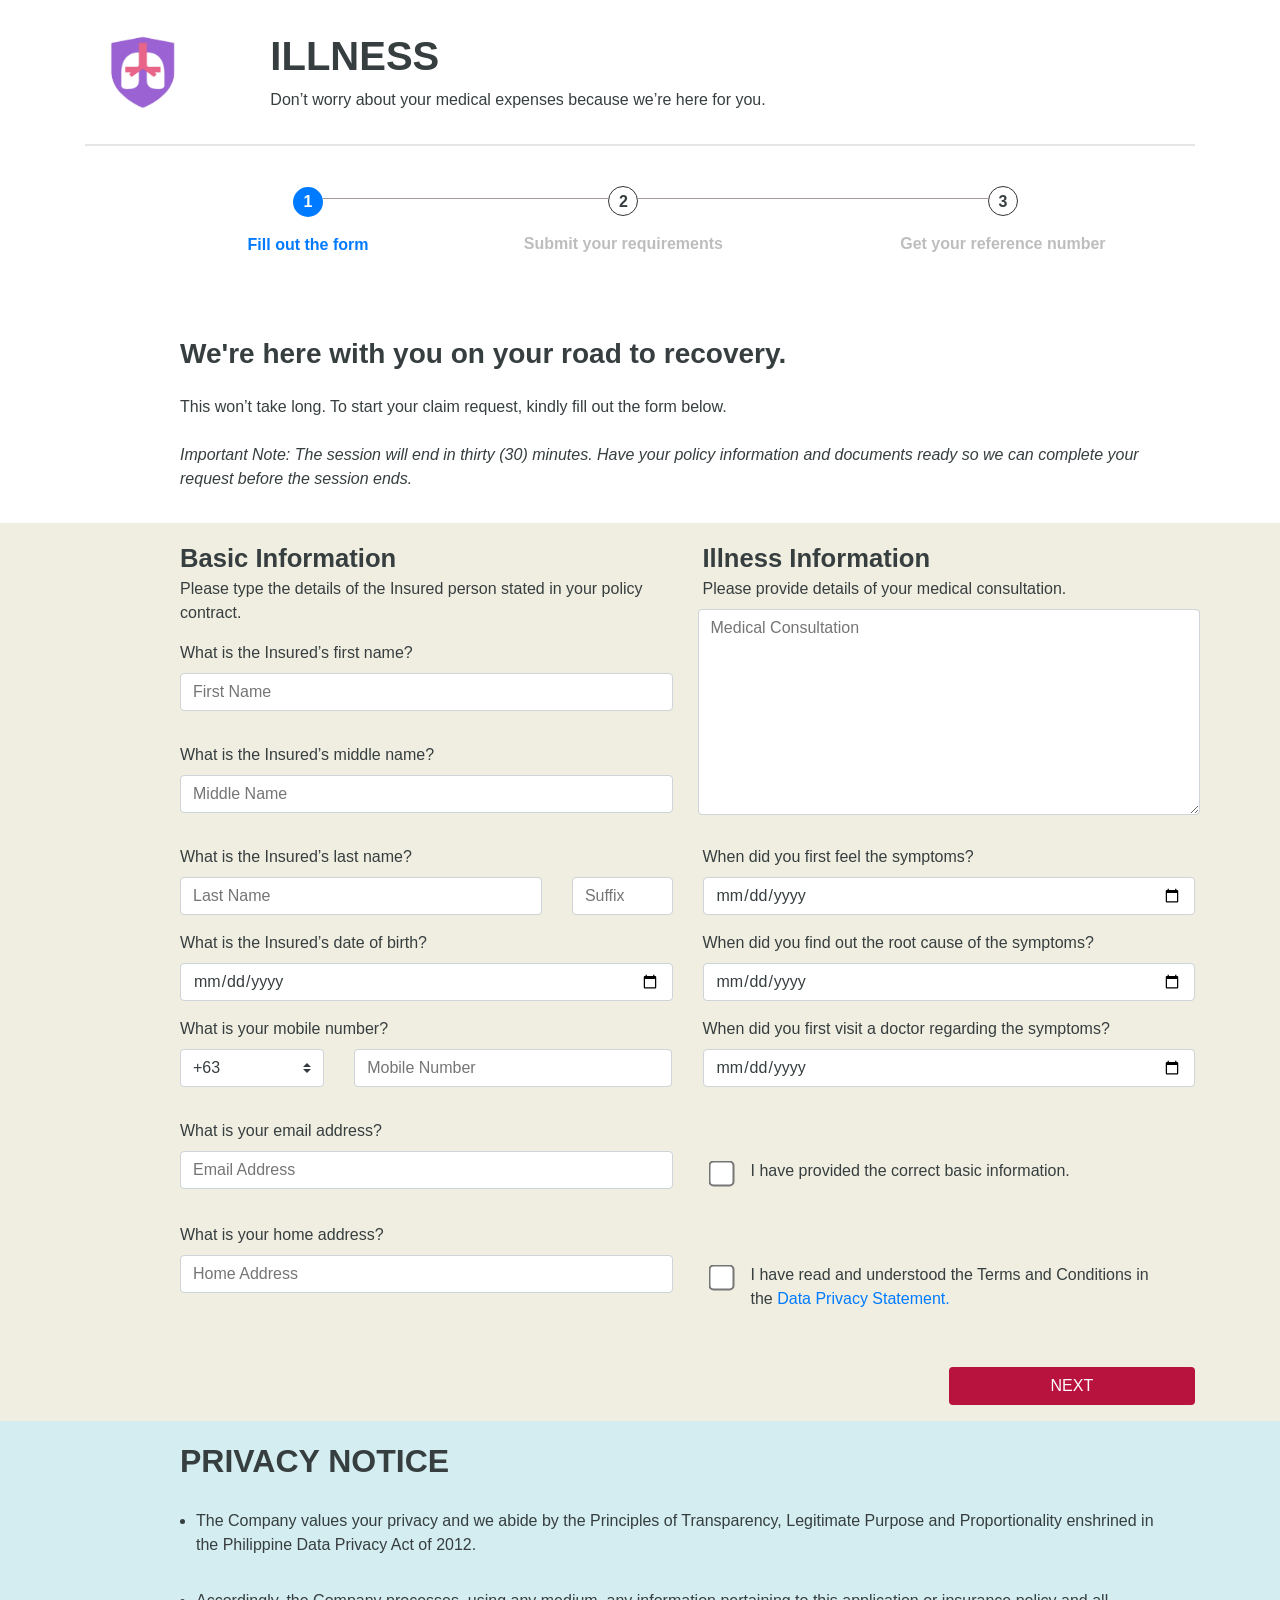
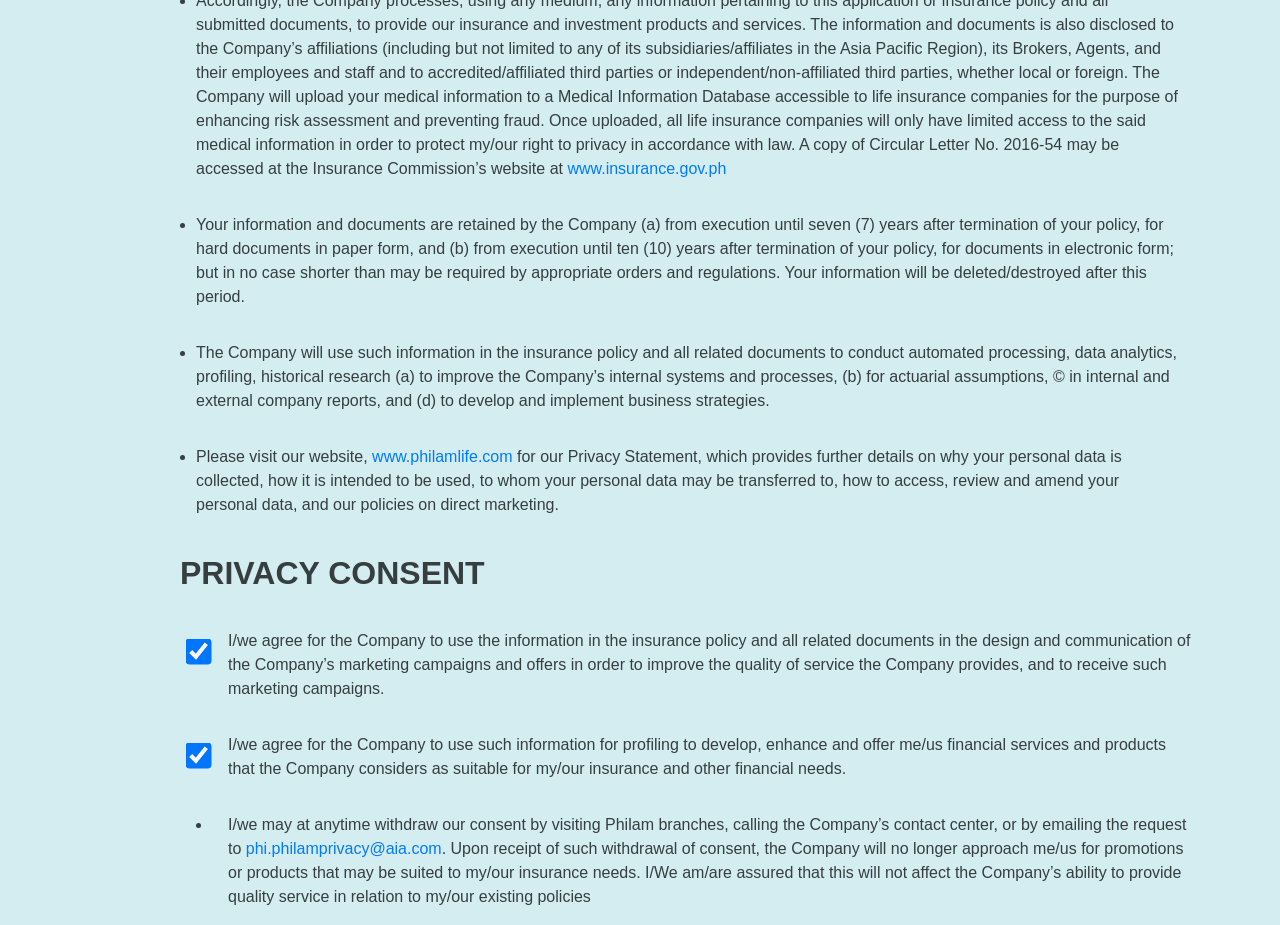
<file: illness.html>
<!DOCTYPE html>
<html lang="en">

<head>
    <meta charset="utf-8">
    <meta name="viewport" content="width=device-width, initial-scale=1, shrink-to-fit=no">
    <link rel="stylesheet" href="https://stackpath.bootstrapcdn.com/bootstrap/4.3.1/css/bootstrap.min.css"
        integrity="sha384-ggOyR0iXCbMQv3Xipma34MD+dH/1fQ784/j6cY/iJTQUOhcWr7x9JvoRxT2MZw1T" crossorigin="anonymous">
    <link rel="stylesheet" href="https://use.fontawesome.com/releases/v5.3.1/css/all.css"
        integrity="sha384-mzrmE5qonljUremFsqc01SB46JvROS7bZs3IO2EmfFsd15uHvIt+Y8vEf7N7fWAU" crossorigin="anonymous">
    <!-- <link rel="stylesheet" href="https://cdn.jsdelivr.net/npm/bs-stepper/dist/css/bs-stepper.min.css"> -->
    <link rel="stylesheet" href="./assets/css/styles.css">
    <title>Yellow Messenger</title>

    <!-- custom datePicker for safari -->
	<script type="text/javascript">
        var datefield=document.createElement("input")
        datefield.setAttribute("type", "date")
        if (datefield.type!="date"){ //if browser doesn't support input type="date", load files for jQuery UI Date Picker
            document.write('<link href="http://ajax.googleapis.com/ajax/libs/jqueryui/1.8/themes/base/jquery-ui.css" rel="stylesheet" type="text/css" />\n')
            document.write('<script src="http://ajax.googleapis.com/ajax/libs/jquery/1.4/jquery.min.js"><\/script>\n')
            document.write('<script src="http://ajax.googleapis.com/ajax/libs/jqueryui/1.8/jquery-ui.min.js"><\/script>\n')
            document.write('<link rel="stylesheet" href="https://cdnjs.cloudflare.com/ajax/libs/jqueryui/1.12.1/jquery-ui.min.css" />\n')
            document.write('<link rel="stylesheet" href="https://cdnjs.cloudflare.com/ajax/libs/jquery-ui-timepicker-addon/1.6.3/jquery-ui-timepicker-addon.min.css" />\n')
            document.write('<script src="https://cdnjs.cloudflare.com/ajax/libs/jquery/3.4.1/jquery.min.js"><\/script>\n')
            document.write('<script src="https://cdnjs.cloudflare.com/ajax/libs/jqueryui/1.12.1/jquery-ui.min.js"><\/script>\n')
            document.write('<script src="https://cdnjs.cloudflare.com/ajax/libs/jquery-ui-timepicker-addon/1.6.3/jquery-ui-timepicker-addon.min.js"><\/script>\n')
        }
    </script>
    <script>
        if (datefield.type!="date"){ //if browser doesn't support input type="date", initialize date picker widget:
        jQuery(function($){ //on document.ready
            $('#field_DOB').datepicker({maxDate:-1,changeMonth: true,changeYear:true,dateFormat: 'dd-mm-yy'}).val();
            $('#field_DOA').datepicker({maxDate:0, changeMonth: true,changeYear:true,dateFormat: 'dd-mm-yy'}).val();
            $('#field_TOA').datepicker({maxDate:0, changeMonth: true,changeYear:true,dateFormat: 'dd-mm-yy'}).val();
            $('#field_POA').datepicker({maxDate:0, changeMonth: true,changeYear:true,dateFormat: 'dd-mm-yy'}).val();
        })
    }
    </script>
</head>

<body class="d-flex flex-column min-vh-100">
    <main class="jumbotron jumbotron-fluid">
        <section>
            <div class="container">
                <div class="row">
                    <div class="col-12 col-md-10">
                        <div style="display: flex;
                        height: 100%;">
                            <div class="col-2 " style="margin-right:1rem;">
                                <img class="icon1" src="./assets/images/illness.png" />
                            </div>
                            <div  style="margin: 0 1rem; display: grid;">
                                <h1 class="display-4 main__header" style="display: inline-block;
                                align-self: flex-start;">ILLNESS</h1>
                                <p class="lead" style="display: inline-block;
                                align-self: flex-end;">Don’t worry about your medical expenses because we’re here for you.</p>
                            </div>
                        </div>
                    </div>
                </div>
        <hr>

            </div>
        </section>

        <section id="stepper-progress" >
			<div class="container">
				<div class="row">
					<div class="col-md-11 offset-md-1">
						<div class="md-stepper-horizontal blue">
							<div id="step1" class="md-step active">
								<div class="md-step-circle active"><span>1</span>
								</div>
								<div class="md-step-title">Fill out the form</div>
								<div class="md-step-bar-left"></div>
								<div class="md-step-bar-right"></div>
							</div>
							<div id="step2" class="md-step">
								<div class="md-step-circle"><span>2</span>
								</div>
								<div class="md-step-title">Submit your requirements</div>
								<div class="md-step-bar-left"></div>
								<div class="md-step-bar-right"></div>
							</div>
							<div id="step3" class="md-step">
								<div class="md-step-circle"><span>3</span>
								</div>
								<div class="md-step-title">Get your reference number</div>
								<div class="md-step-bar-left"></div>
								<div class="md-step-bar-right"></div>
							</div>
						</div>
					</div>
				</div>
			</div>
        </section>

        <div>
            <section id="stepperForm" style="margin-top: 2rem;">
                    <div class="container">
                        <div class="row">
                            <div class="col-md-11 offset-md-1" id="stepper_intro">
                                <div class="stepper__description">
                                    <h3 class="stepper__description__title">We're here with you on your road to recovery.
                                    </h3>
                                    <div class="stepper__description__info">
                                        <p class="font-weight-normal">
                                            This won’t take long. To start your
                                            claim request, kindly fill out the
                                            form below.
                                        </p>
                                        <br />
                                        <p class="font-italic font-weight-normal">Important Note: The session will
                                            end in thirty (30) minutes. Have
                                            your policy information and
                                            documents ready so we can
                                            complete your request before the
                                            session ends.
                                            </p>
                                    </div>
                                </div>
                            </div>
                        </div>
                    </div>
                    <div id="form_wrapper" class="form__container">
                        <div class="container">
                            <div class="row">
                                <div class="col-md-11 offset-md-1">
                                    <form id="illness__form" onSubmit="return false;" novalidate>
                                        <div class="form__container">
                                            <div class="row">
                                                <input type="hidden" id="inputMailForm" />

                                                <div class="col-12 col-md-6 order-1 order-md-1">
                                                    <p class="form__left__title">Basic Information</p>
                                                </div>
                                                <div class="col-12 col-md-6 order-6 order-md-2">
                                                    <p class="form__left__title">Illness Information</p>
                                                </div>

                                                <div class="col-12 col-md-6 order-3 order-md-3">
                                                    <p class="form__left__description">Please type the details of the
                                                        Insured person stated in your
                                                        policy contract.</p>
                                                    <div class="form-row">
                                                        <div class="col-md-12 form__tags">
                                                            <label for="validationCustom01">What is the
                                                                Insured’s first name?</label>
                                                            <input type="text" class="input__box" maxlength="30"
                                                                id="field_firstName" value=""
                                                                placeholder="First Name" tabindex="1" onkeypress="return isNotNumber(event) && checkSpcialChar(event) && checkLength(event, 30)" required/>
                                                            <div id="err_field_firstName" class="error"></div>
                                                        </div>
                                                        <div class="col-md-12 form__tags">
                                                            <label for="validationCustom02">What is the
                                                                Insured’s middle name?</label>
                                                            <input type="text" class="input__box" maxlength="30"
                                                                id="field_middleName" value=""
                                                                placeholder="Middle Name" tabindex="2" onkeypress="return isNotNumber(event) && checkSpcialChar(event) && checkLength(event, 30)" required />
                                                            <div id="err_field_middleName" class="error"></div>
                                                        </div>
                                                    </div>
                                                </div>
                                                <div class="col-12 col-md-6 order-7 order-md-3">
                                                    <p style="margin-bottom: 0.5rem;">Please provide details of
                                                        your medical consultation.</p>
                                                    <div class="form-row">
                                                        <textarea class="input__box" maxlength="750"
                                                            id="field_MedicalConsultation" rows="8"
                                                            placeholder="Medical Consultation" tabindex="10" onkeypress="removeErr(event) || checkLength(event, 750)"></textarea>
                                                        <div id="err_field_MedicalConsultation" class="error"></div>
                                                    </div>
                                                </div>


                                                <div class="col-12 col-md-6 order-3 order-md-4"
                                                    style="padding: 0;">
                                                    <div class="col-md-12 form__tags">
                                                        <label for="validationCustom02">What is the Insured’s
                                                            last name?</label>
                                                        <div class="row">
                                                            <div class="col-md-9">
                                                                <input type="text" class="input__box" maxlength="30"
                                                                    id="field_lastName" value=""
                                                                    placeholder="Last Name" tabindex="3"onkeypress="return isNotNumber(event) && checkSpcialChar(event) && checkLength(event, 30)" required />
                                                                <div id="err_field_lastName" class="error">
                                                                </div>
                                                            </div>
                                                            <div class="col-md-3">
                                                                <input type="text" class="input__box" maxlength="3"
                                                                    id="field_lastName_Suffix" value=""
                                                                    placeholder="Suffix" tabindex="4" onkeypress="return isNotNumber(event) && checkSpcialChar(event, 3) && checkLength(event, 3)" required />
                                                                <div id="err_field_lastName_Suffix"
                                                                    class="error"></div>
                                                            </div>
                                                        </div>
                                                    </div>
                                                    <div class="col-md-12 form__tags">
                                                        <label for="validationCustom02">What is the Insured’s
                                                            date of birth?</label>
                                                        <input type="date" class="input__box" id="field_DOB"
                                                            value="" placeholder="Date of Birth" onkeypress="return false" tabindex="5"/>
                                                        <div id="err_field_DOB" class="error"></div>
                                                    </div>
                                                    <div class="col-md-12 form__tags">
                                                        <label for="validationCustom02">What is your mobile
                                                            number?</label>
                                                        <div class="row">
                                                            <div class="col-md-4">
                                                                <div>
                                                                    <select
                                                                        class="custom-select-container mr-sm-2"
                                                                        id="inlineFormCustomSelect" tabindex="6">
                                                                        <option value="63" style="display:none">+63</option>
                                                                        <option data-countryCode="PH"
                                                                            value="63">Philippines (+63)
                                                                        </option>
                                                                        <optgroup label="Other countries">
                                                                            <option data-countryCode="DZ"
                                                                                value="213">Algeria (+213)
                                                                            </option>
                                                                            <option data-countryCode="AD"
                                                                                value="376">Andorra (+376)
                                                                            </option>
                                                                            <option data-countryCode="AO"
                                                                                value="244">Angola (+244)
                                                                            </option>
                                                                            <option data-countryCode="AI"
                                                                                value="1264">Anguilla (+1264)
                                                                            </option>
                                                                            <option data-countryCode="AG"
                                                                                value="1268">Antigua &amp;
                                                                                Barbuda (+1268)</option>
                                                                            <option data-countryCode="AR"
                                                                                value="54">Argentina (+54)
                                                                            </option>
                                                                            <option data-countryCode="AM"
                                                                                value="374">Armenia (+374)
                                                                            </option>
                                                                            <option data-countryCode="AW"
                                                                                value="297">Aruba (+297)
                                                                            </option>
                                                                            <option data-countryCode="AU"
                                                                                value="61">Australia (+61)
                                                                            </option>
                                                                            <option data-countryCode="AT"
                                                                                value="43">Austria (+43)
                                                                            </option>
                                                                            <option data-countryCode="AZ"
                                                                                value="994">Azerbaijan (+994)
                                                                            </option>
                                                                            <option data-countryCode="BS"
                                                                                value="1242">Bahamas (+1242)
                                                                            </option>
                                                                            <option data-countryCode="BH"
                                                                                value="973">Bahrain (+973)
                                                                            </option>
                                                                            <option data-countryCode="BD"
                                                                                value="880">Bangladesh (+880)
                                                                            </option>
                                                                            <option data-countryCode="BB"
                                                                                value="1246">Barbados (+1246)
                                                                            </option>
                                                                            <option data-countryCode="BY"
                                                                                value="375">Belarus (+375)
                                                                            </option>
                                                                            <option data-countryCode="BE"
                                                                                value="32">Belgium (+32)
                                                                            </option>
                                                                            <option data-countryCode="BZ"
                                                                                value="501">Belize (+501)
                                                                            </option>
                                                                            <option data-countryCode="BJ"
                                                                                value="229">Benin (+229)
                                                                            </option>
                                                                            <option data-countryCode="BM"
                                                                                value="1441">Bermuda (+1441)
                                                                            </option>
                                                                            <option data-countryCode="BT"
                                                                                value="975">Bhutan (+975)
                                                                            </option>
                                                                            <option data-countryCode="BO"
                                                                                value="591">Bolivia (+591)
                                                                            </option>
                                                                            <option data-countryCode="BA"
                                                                                value="387">Bosnia Herzegovina
                                                                                (+387)</option>
                                                                            <option data-countryCode="BW"
                                                                                value="267">Botswana (+267)
                                                                            </option>
                                                                            <option data-countryCode="BR"
                                                                                value="55">Brazil (+55)</option>
                                                                            <option data-countryCode="BN"
                                                                                value="673">Brunei (+673)
                                                                            </option>
                                                                            <option data-countryCode="BG"
                                                                                value="359">Bulgaria (+359)
                                                                            </option>
                                                                            <option data-countryCode="BF"
                                                                                value="226">Burkina Faso (+226)
                                                                            </option>
                                                                            <option data-countryCode="BI"
                                                                                value="257">Burundi (+257)
                                                                            </option>
                                                                            <option data-countryCode="KH"
                                                                                value="855">Cambodia (+855)
                                                                            </option>
                                                                            <option data-countryCode="CM"
                                                                                value="237">Cameroon (+237)
                                                                            </option>
                                                                            <option data-countryCode="CA"
                                                                                value="1">Canada (+1)</option>
                                                                            <option data-countryCode="CV"
                                                                                value="238">Cape Verde Islands
                                                                                (+238)</option>
                                                                            <option data-countryCode="KY"
                                                                                value="1345">Cayman Islands
                                                                                (+1345)</option>
                                                                            <option data-countryCode="CF"
                                                                                value="236">Central African
                                                                                Republic (+236)</option>
                                                                            <option data-countryCode="CL"
                                                                                value="56">Chile (+56)</option>
                                                                            <option data-countryCode="CN"
                                                                                value="86">China (+86)</option>
                                                                            <option data-countryCode="CO"
                                                                                value="57">Colombia (+57)
                                                                            </option>
                                                                            <option data-countryCode="KM"
                                                                                value="269">Comoros (+269)
                                                                            </option>
                                                                            <option data-countryCode="CG"
                                                                                value="242">Congo (+242)
                                                                            </option>
                                                                            <option data-countryCode="CK"
                                                                                value="682">Cook Islands (+682)
                                                                            </option>
                                                                            <option data-countryCode="CR"
                                                                                value="506">Costa Rica (+506)
                                                                            </option>
                                                                            <option data-countryCode="HR"
                                                                                value="385">Croatia (+385)
                                                                            </option>
                                                                            <option data-countryCode="CU"
                                                                                value="53">Cuba (+53)</option>
                                                                            <option data-countryCode="CY"
                                                                                value="90392">Cyprus North
                                                                                (+90392)</option>
                                                                            <option data-countryCode="CY"
                                                                                value="357">Cyprus South (+357)
                                                                            </option>
                                                                            <option data-countryCode="CZ"
                                                                                value="42">Czech Republic (+42)
                                                                            </option>
                                                                            <option data-countryCode="DK"
                                                                                value="45">Denmark (+45)
                                                                            </option>
                                                                            <option data-countryCode="DJ"
                                                                                value="253">Djibouti (+253)
                                                                            </option>
                                                                            <option data-countryCode="DM"
                                                                                value="1809">Dominica (+1809)
                                                                            </option>
                                                                            <option data-countryCode="DO"
                                                                                value="1809">Dominican Republic
                                                                                (+1809)</option>
                                                                            <option data-countryCode="EC"
                                                                                value="593">Ecuador (+593)
                                                                            </option>
                                                                            <option data-countryCode="EG"
                                                                                value="20">Egypt (+20)</option>
                                                                            <option data-countryCode="SV"
                                                                                value="503">El Salvador (+503)
                                                                            </option>
                                                                            <option data-countryCode="GQ"
                                                                                value="240">Equatorial Guinea
                                                                                (+240)</option>
                                                                            <option data-countryCode="ER"
                                                                                value="291">Eritrea (+291)
                                                                            </option>
                                                                            <option data-countryCode="EE"
                                                                                value="372">Estonia (+372)
                                                                            </option>
                                                                            <option data-countryCode="ET"
                                                                                value="251">Ethiopia (+251)
                                                                            </option>
                                                                            <option data-countryCode="FK"
                                                                                value="500">Falkland Islands
                                                                                (+500)</option>
                                                                            <option data-countryCode="FO"
                                                                                value="298">Faroe Islands (+298)
                                                                            </option>
                                                                            <option data-countryCode="FJ"
                                                                                value="679">Fiji (+679)</option>
                                                                            <option data-countryCode="FI"
                                                                                value="358">Finland (+358)
                                                                            </option>
                                                                            <option data-countryCode="FR"
                                                                                value="33">France (+33)</option>
                                                                            <option data-countryCode="GF"
                                                                                value="594">French Guiana (+594)
                                                                            </option>
                                                                            <option data-countryCode="PF"
                                                                                value="689">French Polynesia
                                                                                (+689)</option>
                                                                            <option data-countryCode="GA"
                                                                                value="241">Gabon (+241)
                                                                            </option>
                                                                            <option data-countryCode="GM"
                                                                                value="220">Gambia (+220)
                                                                            </option>
                                                                            <option data-countryCode="GE"
                                                                                value="7880">Georgia (+7880)
                                                                            </option>
                                                                            <option data-countryCode="DE"
                                                                                value="49">Germany (+49)
                                                                            </option>
                                                                            <option data-countryCode="GH"
                                                                                value="233">Ghana (+233)
                                                                            </option>
                                                                            <option data-countryCode="GI"
                                                                                value="350">Gibraltar (+350)
                                                                            </option>
                                                                            <option data-countryCode="GR"
                                                                                value="30">Greece (+30)</option>
                                                                            <option data-countryCode="GL"
                                                                                value="299">Greenland (+299)
                                                                            </option>
                                                                            <option data-countryCode="GD"
                                                                                value="1473">Grenada (+1473)
                                                                            </option>
                                                                            <option data-countryCode="GP"
                                                                                value="590">Guadeloupe (+590)
                                                                            </option>
                                                                            <option data-countryCode="GU"
                                                                                value="671">Guam (+671)</option>
                                                                            <option data-countryCode="GT"
                                                                                value="502">Guatemala (+502)
                                                                            </option>
                                                                            <option data-countryCode="GN"
                                                                                value="224">Guinea (+224)
                                                                            </option>
                                                                            <option data-countryCode="GW"
                                                                                value="245">Guinea - Bissau
                                                                                (+245)</option>
                                                                            <option data-countryCode="GY"
                                                                                value="592">Guyana (+592)
                                                                            </option>
                                                                            <option data-countryCode="HT"
                                                                                value="509">Haiti (+509)
                                                                            </option>
                                                                            <option data-countryCode="HN"
                                                                                value="504">Honduras (+504)
                                                                            </option>
                                                                            <option data-countryCode="HK"
                                                                                value="852">Hong Kong (+852)
                                                                            </option>
                                                                            <option data-countryCode="HU"
                                                                                value="36">Hungary (+36)
                                                                            </option>
                                                                            <option data-countryCode="IN" 
                                                                                value="91">India (+91)
                                                                            </option>
                                                                            <option data-countryCode="IS"
                                                                                value="354">Iceland (+354)
                                                                            </option>
                                                                            <option data-countryCode="ID"
                                                                                value="62">Indonesia (+62)
                                                                            </option>
                                                                            <option data-countryCode="IR"
                                                                                value="98">Iran (+98)</option>
                                                                            <option data-countryCode="IQ"
                                                                                value="964">Iraq (+964)</option>
                                                                            <option data-countryCode="IE"
                                                                                value="353">Ireland (+353)
                                                                            </option>
                                                                            <option data-countryCode="IL"
                                                                                value="972">Israel (+972)
                                                                            </option>
                                                                            <option data-countryCode="IT"
                                                                                value="39">Italy (+39)</option>
                                                                            <option data-countryCode="JM"
                                                                                value="1876">Jamaica (+1876)
                                                                            </option>
                                                                            <option data-countryCode="JP"
                                                                                value="81">Japan (+81)</option>
                                                                            <option data-countryCode="JO"
                                                                                value="962">Jordan (+962)
                                                                            </option>
                                                                            <option data-countryCode="KZ"
                                                                                value="7">Kazakhstan (+7)
                                                                            </option>
                                                                            <option data-countryCode="KE"
                                                                                value="254">Kenya (+254)
                                                                            </option>
                                                                            <option data-countryCode="KI"
                                                                                value="686">Kiribati (+686)
                                                                            </option>
                                                                            <option data-countryCode="KP"
                                                                                value="850">Korea North (+850)
                                                                            </option>
                                                                            <option data-countryCode="KR"
                                                                                value="82">Korea South (+82)
                                                                            </option>
                                                                            <option data-countryCode="KW"
                                                                                value="965">Kuwait (+965)
                                                                            </option>
                                                                            <option data-countryCode="KG"
                                                                                value="996">Kyrgyzstan (+996)
                                                                            </option>
                                                                            <option data-countryCode="LA"
                                                                                value="856">Laos (+856)</option>
                                                                            <option data-countryCode="LV"
                                                                                value="371">Latvia (+371)
                                                                            </option>
                                                                            <option data-countryCode="LB"
                                                                                value="961">Lebanon (+961)
                                                                            </option>
                                                                            <option data-countryCode="LS"
                                                                                value="266">Lesotho (+266)
                                                                            </option>
                                                                            <option data-countryCode="LR"
                                                                                value="231">Liberia (+231)
                                                                            </option>
                                                                            <option data-countryCode="LY"
                                                                                value="218">Libya (+218)
                                                                            </option>
                                                                            <option data-countryCode="LI"
                                                                                value="417">Liechtenstein (+417)
                                                                            </option>
                                                                            <option data-countryCode="LT"
                                                                                value="370">Lithuania (+370)
                                                                            </option>
                                                                            <option data-countryCode="LU"
                                                                                value="352">Luxembourg (+352)
                                                                            </option>
                                                                            <option data-countryCode="MO"
                                                                                value="853">Macao (+853)
                                                                            </option>
                                                                            <option data-countryCode="MK"
                                                                                value="389">Macedonia (+389)
                                                                            </option>
                                                                            <option data-countryCode="MG"
                                                                                value="261">Madagascar (+261)
                                                                            </option>
                                                                            <option data-countryCode="MW"
                                                                                value="265">Malawi (+265)
                                                                            </option>
                                                                            <option data-countryCode="MY"
                                                                                value="60">Malaysia (+60)
                                                                            </option>
                                                                            <option data-countryCode="MV"
                                                                                value="960">Maldives (+960)
                                                                            </option>
                                                                            <option data-countryCode="ML"
                                                                                value="223">Mali (+223)</option>
                                                                            <option data-countryCode="MT"
                                                                                value="356">Malta (+356)
                                                                            </option>
                                                                            <option data-countryCode="MH"
                                                                                value="692">Marshall Islands
                                                                                (+692)</option>
                                                                            <option data-countryCode="MQ"
                                                                                value="596">Martinique (+596)
                                                                            </option>
                                                                            <option data-countryCode="MR"
                                                                                value="222">Mauritania (+222)
                                                                            </option>
                                                                            <option data-countryCode="YT"
                                                                                value="269">Mayotte (+269)
                                                                            </option>
                                                                            <option data-countryCode="MX"
                                                                                value="52">Mexico (+52)</option>
                                                                            <option data-countryCode="FM"
                                                                                value="691">Micronesia (+691)
                                                                            </option>
                                                                            <option data-countryCode="MD"
                                                                                value="373">Moldova (+373)
                                                                            </option>
                                                                            <option data-countryCode="MC"
                                                                                value="377">Monaco (+377)
                                                                            </option>
                                                                            <option data-countryCode="MN"
                                                                                value="976">Mongolia (+976)
                                                                            </option>
                                                                            <option data-countryCode="MS"
                                                                                value="1664">Montserrat (+1664)
                                                                            </option>
                                                                            <option data-countryCode="MA"
                                                                                value="212">Morocco (+212)
                                                                            </option>
                                                                            <option data-countryCode="MZ"
                                                                                value="258">Mozambique (+258)
                                                                            </option>
                                                                            <option data-countryCode="MN"
                                                                                value="95">Myanmar (+95)
                                                                            </option>
                                                                            <option data-countryCode="NA"
                                                                                value="264">Namibia (+264)
                                                                            </option>
                                                                            <option data-countryCode="NR"
                                                                                value="674">Nauru (+674)
                                                                            </option>
                                                                            <option data-countryCode="NP"
                                                                                value="977">Nepal (+977)
                                                                            </option>
                                                                            <option data-countryCode="NL"
                                                                                value="31">Netherlands (+31)
                                                                            </option>
                                                                            <option data-countryCode="NC"
                                                                                value="687">New Caledonia (+687)
                                                                            </option>
                                                                            <option data-countryCode="NZ"
                                                                                value="64">New Zealand (+64)
                                                                            </option>
                                                                            <option data-countryCode="NI"
                                                                                value="505">Nicaragua (+505)
                                                                            </option>
                                                                            <option data-countryCode="NE"
                                                                                value="227">Niger (+227)
                                                                            </option>
                                                                            <option data-countryCode="NG"
                                                                                value="234">Nigeria (+234)
                                                                            </option>
                                                                            <option data-countryCode="NU"
                                                                                value="683">Niue (+683)</option>
                                                                            <option data-countryCode="NF"
                                                                                value="672">Norfolk Islands
                                                                                (+672)</option>
                                                                            <option data-countryCode="NP"
                                                                                value="670">Northern Marianas
                                                                                (+670)</option>
                                                                            <option data-countryCode="NO"
                                                                                value="47">Norway (+47)</option>
                                                                            <option data-countryCode="OM"
                                                                                value="968">Oman (+968)</option>
                                                                            <option data-countryCode="PW"
                                                                                value="680">Palau (+680)
                                                                            </option>
                                                                            <option data-countryCode="PA"
                                                                                value="507">Panama (+507)
                                                                            </option>
                                                                            <option data-countryCode="PG"
                                                                                value="675">Papua New Guinea
                                                                                (+675)</option>
                                                                            <option data-countryCode="PY"
                                                                                value="595">Paraguay (+595)
                                                                            </option>
                                                                            <option data-countryCode="PE"
                                                                                value="51">Peru (+51)</option>
                                                                            <option data-countryCode="PL"
                                                                                value="48">Poland (+48)</option>
                                                                            <option data-countryCode="PT"
                                                                                value="351">Portugal (+351)
                                                                            </option>
                                                                            <option data-countryCode="PR"
                                                                                value="1787">Puerto Rico (+1787)
                                                                            </option>
                                                                            <option data-countryCode="QA"
                                                                                value="974">Qatar (+974)
                                                                            </option>
                                                                            <option data-countryCode="RE"
                                                                                value="262">Reunion (+262)
                                                                            </option>
                                                                            <option data-countryCode="RO"
                                                                                value="40">Romania (+40)
                                                                            </option>
                                                                            <option data-countryCode="RU"
                                                                                value="7">Russia (+7)</option>
                                                                            <option data-countryCode="RW"
                                                                                value="250">Rwanda (+250)
                                                                            </option>
                                                                            <option data-countryCode="SM"
                                                                                value="378">San Marino (+378)
                                                                            </option>
                                                                            <option data-countryCode="ST"
                                                                                value="239">Sao Tome &amp;
                                                                                Principe (+239)</option>
                                                                            <option data-countryCode="SA"
                                                                                value="966">Saudi Arabia (+966)
                                                                            </option>
                                                                            <option data-countryCode="SN"
                                                                                value="221">Senegal (+221)
                                                                            </option>
                                                                            <option data-countryCode="CS"
                                                                                value="381">Serbia (+381)
                                                                            </option>
                                                                            <option data-countryCode="SC"
                                                                                value="248">Seychelles (+248)
                                                                            </option>
                                                                            <option data-countryCode="SL"
                                                                                value="232">Sierra Leone (+232)
                                                                            </option>
                                                                            <option data-countryCode="SG"
                                                                                value="65">Singapore (+65)
                                                                            </option>
                                                                            <option data-countryCode="SK"
                                                                                value="421">Slovak Republic
                                                                                (+421)</option>
                                                                            <option data-countryCode="SI"
                                                                                value="386">Slovenia (+386)
                                                                            </option>
                                                                            <option data-countryCode="SB"
                                                                                value="677">Solomon Islands
                                                                                (+677)</option>
                                                                            <option data-countryCode="SO"
                                                                                value="252">Somalia (+252)
                                                                            </option>
                                                                            <option data-countryCode="ZA"
                                                                                value="27">South Africa (+27)
                                                                            </option>
                                                                            <option data-countryCode="ES"
                                                                                value="34">Spain (+34)</option>
                                                                            <option data-countryCode="LK"
                                                                                value="94">Sri Lanka (+94)
                                                                            </option>
                                                                            <option data-countryCode="SH"
                                                                                value="290">St. Helena (+290)
                                                                            </option>
                                                                            <option data-countryCode="KN"
                                                                                value="1869">St. Kitts (+1869)
                                                                            </option>
                                                                            <option data-countryCode="SC"
                                                                                value="1758">St. Lucia (+1758)
                                                                            </option>
                                                                            <option data-countryCode="SD"
                                                                                value="249">Sudan (+249)
                                                                            </option>
                                                                            <option data-countryCode="SR"
                                                                                value="597">Suriname (+597)
                                                                            </option>
                                                                            <option data-countryCode="SZ"
                                                                                value="268">Swaziland (+268)
                                                                            </option>
                                                                            <option data-countryCode="SE"
                                                                                value="46">Sweden (+46)</option>
                                                                            <option data-countryCode="CH"
                                                                                value="41">Switzerland (+41)
                                                                            </option>
                                                                            <option data-countryCode="SI"
                                                                                value="963">Syria (+963)
                                                                            </option>
                                                                            <option data-countryCode="TW"
                                                                                value="886">Taiwan (+886)
                                                                            </option>
                                                                            <option data-countryCode="TJ"
                                                                                value="7">Tajikstan (+7)
                                                                            </option>
                                                                            <option data-countryCode="TH"
                                                                                value="66">Thailand (+66)
                                                                            </option>
                                                                            <option data-countryCode="TG"
                                                                                value="228">Togo (+228)</option>
                                                                            <option data-countryCode="TO"
                                                                                value="676">Tonga (+676)
                                                                            </option>
                                                                            <option data-countryCode="TT"
                                                                                value="1868">Trinidad &amp;
                                                                                Tobago (+1868)</option>
                                                                            <option data-countryCode="TN"
                                                                                value="216">Tunisia (+216)
                                                                            </option>
                                                                            <option data-countryCode="TR"
                                                                                value="90">Turkey (+90)</option>
                                                                            <option data-countryCode="TM"
                                                                                value="7">Turkmenistan (+7)
                                                                            </option>
                                                                            <option data-countryCode="TM"
                                                                                value="993">Turkmenistan (+993)
                                                                            </option>
                                                                            <option data-countryCode="TC"
                                                                                value="1649">Turks &amp; Caicos
                                                                                Islands (+1649)</option>
                                                                            <option data-countryCode="TV"
                                                                                value="688">Tuvalu (+688)
                                                                            </option>
                                                                            <option data-countryCode="UG"
                                                                                value="256">Uganda (+256)
                                                                            </option>
                                                                            <option data-countryCode="GB"
                                                                                value="44">UK (+44)</option>
                                                                            <option data-countryCode="UA"
                                                                                value="380">Ukraine (+380)
                                                                            </option>
                                                                            <option data-countryCode="AE"
                                                                                value="971">United Arab Emirates
                                                                                (+971)</option>
                                                                            <option data-countryCode="UY"
                                                                                value="598">Uruguay (+598)
                                                                            </option>
                                                                            <option data-countryCode="US"
                                                                                value="1">USA (+1)</option>
                                                                            <option data-countryCode="UZ"
                                                                                value="7">Uzbekistan (+7)
                                                                            </option>
                                                                            <option data-countryCode="VU"
                                                                                value="678">Vanuatu (+678)
                                                                            </option>
                                                                            <option data-countryCode="VA"
                                                                                value="379">Vatican City (+379)
                                                                            </option>
                                                                            <option data-countryCode="VE"
                                                                                value="58">Venezuela (+58)
                                                                            </option>
                                                                            <option data-countryCode="VN"
                                                                                value="84">Vietnam (+84)
                                                                            </option>
                                                                            <option data-countryCode="VG"
                                                                                value="84">Virgin Islands -
                                                                                British (+1284)</option>
                                                                            <option data-countryCode="VI"
                                                                                value="84">Virgin Islands - US
                                                                                (+1340)</option>
                                                                            <option data-countryCode="WF"
                                                                                value="681">Wallis &amp; Futuna
                                                                                (+681)</option>
                                                                            <option data-countryCode="YE"
                                                                                value="969">Yemen (North)(+969)
                                                                            </option>
                                                                            <option data-countryCode="YE"
                                                                                value="967">Yemen (South)(+967)
                                                                            </option>
                                                                            <option data-countryCode="ZM"
                                                                                value="260">Zambia (+260)
                                                                            </option>
                                                                            <option data-countryCode="ZW"
                                                                                value="263">Zimbabwe (+263)
                                                                            </option>
                                                                        </optgroup>
                                                                    </select>
                                                                </div>
                                                            </div>
                                                            <div class="col-md-8">
                                                                <input type="text" class="input__box" maxlength="10"
                                                                    id="field_mobileNum" value=""
                                                                    placeholder="Mobile Number"
                                                                    onkeypress="return isNumber(event) && checkLength(event,10)"
                                                                    tabindex="7" required />
                                                                <div id="err_field_mobileNum" class="error">
                                                                </div>
                                                            </div>
                                                        </div>
                                                    </div>
                                                </div>
                                                <div class="col-12 col-md-6 order-8 order-md-5"
                                                    style="padding: 0;">
                                                    <div class="col-md-12 form__tags">
                                                        <label for="validationCustom02">When did you first feel
                                                            the symptoms?</label>
                                                        <input type="date" class="input__box" id="field_DOA"
                                                            value="" placeholder="Date of First Symptoms" onkeypress="return false" tabindex="11"
                                                            required />
                                                        <div id="err_field_DOA" class="error"></div>
                                                    </div>
                                                    <div class="col-md-12 form__tags">
                                                        <label for="validationCustom02">When did you find out
                                                            the root cause of the symptoms?</label>
                                                        <input type="date" class="input__box" id="field_TOA"
                                                            value=""
                                                            placeholder="Date of Finding Out Root Cause" tabindex="12"
                                                            required />
                                                        <div id="err_field_TOA" class="error"></div>
                                                    </div>
                                                    <div class="col-md-12 form__tags">
                                                        <label for="validationCustom02">When did you first visit
                                                            a doctor regarding the symptoms?</label>
                                                        <input type="date" class="input__box" id="field_POA"
                                                            value="" placeholder="Date of Visit to Doctor" onkeypress="return false" tabindex="13"/>
                                                        <div id="err_field_POA" class="error"></div>
                                                    </div>
                                                </div>


                                                <div class="col-12 col-md-6 order-4 order-md-7"
                                                    style="padding: 0;">
                                                    <div class="col-md-12 form__tags">
                                                        <label for="validationCustom02">What is your email
                                                            address?</label>
                                                        <input type="text" class="input__box" maxlength="40"
                                                            id="field_emailAddress" value=""
                                                            placeholder="Email Address" tabindex="8"  onkeypress="removeErr(event) || checkLength(event, 40) " required />
                                                        <div id="err_field_emailAddress" class="error">
                                                        </div>
                                                    </div>
                                                </div>
                                                <div class="col-12 col-md-6 order-9 order-md-8"
                                                    style="margin-top: 3rem;">
                                                    <div class="form-group">
                                                        <div class="form-check-accidental">
                                                            <input class="form-check-input-box" type="checkbox"
                                                                value="" id="invalidCheck_basic" tabindex="14" required>
                                                            <label class="form-check-label-checkbox"
                                                                for="invalidCheck">I have provided the correct
                                                                basic information.</label>
                                                            <div id="err_invalidCheck_basic" class="error">
                                                                You
                                                                must agree before submitting.</div>
                                                        </div>
                                                    </div>
                                                </div>

                                                <div class="col-12 col-md-6 order-5 order-md-9"
                                                    style="padding: 0;">
                                                    <div class="col-md-12 form__tags">
                                                        <label for="validationCustom02">What is your home
                                                            address?</label>
                                                        <input type="text" class="input__box" maxlength="250"
                                                            id="field_homeAddress" value=""
                                                            placeholder="Home Address" tabindex="9" onkeypress="removeErr(event) || checkLength(event, 250)" required />
                                                        <div id="err_field_homeAddress" class="error"></div>
                                                    </div>
                                                </div>

                                                <div class="col-12 col-md-6 order-10 order-md-10"
                                                    style="margin-top: 3rem;">
                                                    <div class="form-group">
                                                        <div class="form-check-accidental">
                                                            <input class="form-check-input-box" type="checkbox"
                                                                value="" id="invalidCheck_privacy" tabindex="15" required>
                                                            <label class="form-check-label-checkbox"
                                                                for="invalidCheck">I have read and understood
                                                                the Terms and
                                                                Conditions in the <a
                                                                    href="#illness_data_privacy">Data
                                                                    Privacy
                                                                    Statement.</a>
                                                            </label>
                                                            <div id="err_invalidCheck_privacy" class="error">You
                                                                must agree before submitting.</div>
                                                        </div>
                                                    </div>
                                                    <button type="submit" class="btn btn-next-form submit__btn"
                                                        style="width: 50%; margin: 2rem 0 1rem 0;" tabindex="16">NEXT</button>
                                                </div>
                                            </div>
                                        </div>
                                    </form>
                                </div>
                            </div>
                        </div>
                    </div>
            </section>

            <section class="privacy__page" id="illness_data_privacy">
                <div class="container">
                    <div class="row">
                        <div class="col-md-11 offset-md-1" style="margin-top: 1rem;">
                            <p class="privacy_title">PRIVACY NOTICE</p>
                            <ul class="privacy_ul">
                                <li>The Company values your privacy and we abide by the Principles of Transparency,
                                    Legitimate Purpose and Proportionality enshrined in the Philippine Data Privacy Act
                                    of
                                    2012.</li>
                                <li>Accordingly, the Company processes, using any medium, any information pertaining to
                                    this
                                    application or
                                    insurance policy and all submitted documents, to provide our insurance and
                                    investment
                                    products and
                                    services. The information and documents is also disclosed to the Company’s
                                    affiliations
                                    (including but not
                                    limited to any of its subsidiaries/affiliates in the Asia Pacific Region), its
                                    Brokers,
                                    Agents, and their
                                    employees and staff and to accredited/affiliated third parties or
                                    independent/non-affiliated third parties,
                                    whether local or foreign. The Company will upload your medical information to a
                                    Medical
                                    Information
                                    Database accessible to life insurance companies for the purpose of enhancing risk
                                    assessment and
                                    preventing fraud. Once uploaded, all life insurance companies will only have limited
                                    access to the said
                                    medical information in order to protect my/our right to privacy in accordance with
                                    law.
                                    A copy of Circular
                                    Letter No. 2016-54 may be accessed at the Insurance Commission’s website at
                                    <a href="https://www.insurance.gov.ph" target="_blank">www.insurance.gov.ph</a>
                                </li>

                                <li>
                                    Your information and documents are retained by the Company (a) from execution until
                                    seven (7) years after
                                    termination of your policy, for hard documents in paper form, and (b) from execution
                                    until ten (10) years
                                    after termination of your policy, for documents in electronic form; but in no case
                                    shorter than may be
                                    required by appropriate orders and regulations. Your information will be
                                    deleted/destroyed after this period.
                                </li>

                                <li>
                                    The Company will use such information in the insurance policy and all related
                                    documents
                                    to conduct
                                    automated processing, data analytics, profiling, historical research (a) to improve
                                    the
                                    Company’s internal
                                    systems and processes, (b) for actuarial assumptions, © in internal and external
                                    company
                                    reports, and
                                    (d) to develop and implement business strategies.

                                </li>

                                <li>
                                    Please visit our website, <a href="https://www.philamlife.com" target="_blank">www.philamlife.com</a> for our Privacy Statement, which
                                    provides
                                    further details on
                                    why your personal data is collected, how it is intended to be used, to whom your
                                    personal data may be
                                    transferred to, how to access, review and amend your personal data, and our policies
                                    on
                                    direct marketing.
                                </li>

                            </ul>

                            <p class="privacy_title">PRIVACY CONSENT</p>
                            <ul class="privacy_consent">
                                <li style="list-style: none;">
                                    <div class="form-group form-check">
                                        <input type="checkbox" class="form-check-input" id="privacy_consent_1">
                                        <p class="privacy_consent" style="margin-left: 1rem;">
                                            I/we agree for the Company to use the information in the insurance policy
                                            and
                                            all related documents in the
                                            design and communication of the Company’s marketing campaigns and offers in
                                            order to improve the
                                            quality of service the Company provides, and to receive such marketing
                                            campaigns.
                                        </p>
                                        <p id="err_privacy_consent1" class="error" style="margin-left: 5rem"></p>
                                    </div>
                                </li>
                                <li style="list-style: none;">
                                    <div class="form-group form-check">
                                        <input type="checkbox" class="form-check-input" id="privacy_consent_2">
                                        <p class="privacy_consent" style="margin-left: 1rem;">
                                            I/we agree for the Company to use such information for profiling to develop,
                                            enhance and offer me/us
                                            financial services and products that the Company considers as suitable for
                                            my/our insurance and other
                                            financial needs.
                                        </p>
                                        <p id="err_privacy_consent2" class="error" style="margin-left: 5rem"></p>
                                    </div>
                                </li>
                                <li>
                                    <p style="margin-left: 1rem;">
                                        I/we may at anytime withdraw our consent by visiting Philam branches, calling
                                        the
                                        Company’s contact
                                        center, or by emailing the request to <a target="_blank" href="mailto:phi.philamprivacy@aia.com">phi.philamprivacy@aia.com</a>. Upon receipt of
                                        such
                                        withdrawal of
                                        consent, the Company will no longer approach me/us for promotions or products
                                        that
                                        may
                                        be suited to
                                        my/our insurance needs. I/We am/are assured that this will not affect the
                                        Company’s
                                        ability to provide
                                        quality service in relation to my/our existing policies
                                    </p>
                                </li>
                            </ul>
                        </div>
                    </div>
                </div>
            </section>
        </div>

        <div id="requirements" class="hide">
            <section class="jumbotron jumbotron-fluid">
                <div class="container">
                    <div class="row">
                        <div class="col-md-11 offset-md-1">
                            <h3>We're just a few steps away from submitting your request.
                                </h3>
                            <br />
                            <p class="font-weight-normal">Please upload clear copies of the requirements below.
                                </p>
                            <p class="font-italic font-weight-normal">Important Note: The Insured's
                                valid government ID should have a clear, legible signature.</p>

                            <div class="row upload_form">
                                <div class="col-12 col-md-6">
                                    <div class="col-12 col-md-6" style="padding: 0; margin: 1.5rem 0;">
                                        <p class="upload_btn_title">Valid Government ID (Front)</p>
                                        <span class="btn btn-file">
                                            Upload<input type="file" id="illness_file_Upload_1">
                                            <span id="file_Upload_Tick_1" class="upload_btn_span">&#10004;</span>
                                            <span id="file_loader_icon_1" class="loader"></span>
											<span id="file_upload_cancle_1" class="upload_btn_span">&#10006;</span>
                                        </span>
                                        <small id="passwordHelpBlock" class="form-text text-muted">
                                            Acceptable format .jpg .pdf & 2MB size.
                                        </small>
                                    </div>

                                    <div class="col-12 col-md-6" style="padding: 0; margin: 1.5rem 0;">
                                        <p class="upload_btn_title">Valid Government ID (Back)</p>
                                        <span class="btn btn-file">
                                            Upload<input type="file" id="illness_file_Upload_2">
                                            <span id="file_Upload_Tick_2" class="upload_btn_span">&#10004;</span>
                                            <span id="file_loader_icon_2" class="loader"></span>
											<span id="file_upload_cancle_2" class="upload_btn_span">&#10006;</span>
                                        </span>
                                        <small id="passwordHelpBlock" class="form-text text-muted">
                                            Acceptable format .jpg .pdf & 2MB size.
                                        </small>
                                    </div>


                                    <div class="col-12 col-md-6" style="padding: 0; margin: 1.5rem 0;">
                                        <p class="upload_btn_title">Attending Physician’s Statement (APS)</p>
                                        <span class="btn btn-file">
                                            Upload<input type="file" id="illness_file_Upload_3">
                                            <span id="file_Upload_Tick_3" class="upload_btn_span">&#10004;</span>
                                            <span id="file_loader_icon_3" class="loader"></span>
											<span id="file_upload_cancle_3" class="upload_btn_span">&#10006;</span>
                                        </span>
                                        <small id="passwordHelpBlock" class="form-text text-muted">
                                            Acceptable format .jpg .pdf & 2MB size.
                                        </small>
                                    </div>


                                    <div class="col-12 col-md-6" style="padding: 0; margin: 1.5rem 0;">
                                        <p class="upload_btn_title">Hospital Statement of Account (SOA)</p>
                                        <span class="btn btn-file">
                                            Upload<input type="file" id="illness_file_Upload_5">
                                            <span id="file_Upload_Tick_5" class="upload_btn_span">&#10004;</span>
                                            <span id="file_loader_icon_5" class="loader"></span>
											<span id="file_upload_cancle_5" class="upload_btn_span">&#10006;</span>
                                        </span>
                                        <small id="passwordHelpBlock" class="form-text text-muted">
                                            Acceptable format .jpg .pdf & 2MB size.
                                        </small>
                                    </div>


                                </div>

                                <div class="col-12 col-md-6">
                                    <div class="form-group">
                                        <div class="form-check">
                                            <input class="form-check-input" type="checkbox" value=""
                                                id="illness_upload_invalidCheck_1" required>
                                            <div class="form-check-label" for="invalidCheck">
                                                To fast-track the processing of my claim
                                                request, I am authorizing BPI-Philam to
                                                contact my doctor directly to verify the
                                                documents I submitted.
                                                <div class="feedback_label">
                                             Kindly inform your doctor that BPIPhilam will reach out to them to verify
                                             your submitted documents.
                                                </div>
                                            </div>

                                        </div>

                                        <div class="form-check">
                                            <input class="form-check-input" type="checkbox" value=""
                                                id="upload_invalidCheck_2" required>
                                            <label class="form-check-label" for="invalidCheck">
                                                I certify that all the information and documents
                                                submitted here are true and accurate. I also
                                                understand that I may be fined double the
                                                amount claimed and/or imprisoned for two (2)
                                                years for any fraudulent claim made as outlined
                                                under <a href="#insurance_code_policy">Section 251 of the Insurance
                                                    Code</a>
                                            </label>
                                        </div>

                                        <div class="card" id="warning_parent">
                                            <div class="card-body" style="display: flex;padding: 0.5rem;">
                                                <div style="font-size: 1.8rem;">
                                                    <svg width="1em" height="1em" viewBox="0 0 16 16"
                                                        class="bi bi-exclamation-triangle-fill" fill="currentColor"
                                                        xmlns="http://www.w3.org/2000/svg">
                                                        <path fill-rule="evenodd"
                                                            d="M8.982 1.566a1.13 1.13 0 0 0-1.96 0L.165 13.233c-.457.778.091 1.767.98 1.767h13.713c.889 0 1.438-.99.98-1.767L8.982 1.566zM8 5a.905.905 0 0 0-.9.995l.35 3.507a.552.552 0 0 0 1.1 0l.35-3.507A.905.905 0 0 0 8 5zm.002 6a1 1 0 1 0 0 2 1 1 0 0 0 0-2z" />
                                                    </svg>
                                                </div>
                                                <div id="upload_warning" style="padding: 0 0.9rem;">
                                                    Warning: We detected a virus/malware
                                                    in your uploaded documents. Please
                                                    re-upload a clean, virus-free document
                                                    to proceed.
                                                </div>

                                            </div>
                                        </div>


                                    </div>
                                    <button type="submit" onclick="buttonSubmitClicked(event)" class="btn submit__btn"
                                        style="width: 50%;">Submit</button>

                                </div>
                            </div>
                        </div>
                    </div>
                </div>
            </section>

            <section class="privacy__page" id="insurance_code_policy">
                <div class="container">
                    <div class="row">
                        <div class="col-md-11 offset-md-1" style="margin-top: 4rem;">
                            <p class="privacy_title">SECTION 251 OF THE INSURANCE CODE</p>
                            <p style="margin: 2rem 0 2rem 0;">
                                Section 251 of the Insurance Code, as amended, imposes a fine not exceeding twice the
                                amount
                                claimed and/or
                                imprisonment of two (2) years, or both, at the discretion of the court, to any person
                                who
                                presents or causes to be
                                presented any fraudulent claim for the payment of a loss under a contract of insurance,
                                and
                                who fraudulently
                                prepares, makes or subscribes any writing with intent to present or use the same, or to
                                allow it to be presented
                                in support of any claim.
                            </p>
                            <p style="margin: 2rem 0;">
                                A copy of Circular Letter No. 2016-50 may be accessed at the Insurance Commission’s
                                website
                                at
                               <a href="# www.insurance.gov.ph.">www.insurance.gov.ph.</a>
                            </p>
                        </div>
                    </div>
                </div>
            </section>
        </div>

        <section class="jumbotron jumbotron-fluid hide" id="payment">
            <div class="container">
                <div class="row">
                    <div class="col-md-11 offset-md-1">
                        <h4>Once your claim is approved, how would
                            you like to receive the benefit?</h4>
                        <br />
                        <p class="font-weight-normal">Choose from any of the payout options below.</p>
                        <div class="row" style="justify-content: center;margin: 4rem 0;">
                            <div class="col-12 col-md-3" style="cursor: pointer; margin: 0 3rem;"
                                onclick="bankTranfer()">
                                <div class="column box-shadow" style="text-align: center;">
                                    <img class="lib-img" src="./assets/images/bank_transfer.png" style="width: 85%;">
                                    <div class="lib-row lib-desc" style="text-align: center; margin-top: 1rem;">
                                        We will transfer the amount directly to the Bank Account of your choice.
                                    </div>
                                </div>
                            </div>
                            <div class="col-12 col-md-3" style="cursor: pointer; margin: 0 3rem;" onclick="pickUp()">
                                <div class="column box-shadow" style="text-align: center;">
                                    <img class="lib-img" src="./assets/images/pickup.png" style="width: 100%;">
                                    <div class="lib-row lib-desc" style="text-align: center; margin-top: 1rem;">
                                        Claim your benefit at any BPI or BPI Family Savings Bank near you even if you
                                        are
                                        not a BPI account holder.
                                    </div>
                                </div>
                            </div>
                        </div>
                    </div>
                </div>
            </div>
        </section>

        <section class="jumbotron jumbotron-fluid hide" id="process_confirmation">
            <div class="container">
                <div class="row">
                    <div class="col-md-11 offset-md-1">
                        <h3>YOUR REQUEST IS BEING PROCESSED</h3>
                        <br />
                        <div class="row">
                            <div class="col-9">
                                <p id="customer_Name" class="font-weight-normal">Hi Alex. Hang in there as we process your request. Expect an SMS from us within 24 to 48 hours on the status of your request.
                                </p>
                                <br />
                                <p class="font-weight-normal">
                                    If we need additional documents to support your request, we'll reach out to you immediately.
                                </p>
                                <br />
                                <p class="font-weight-normal">
                                    If you have any questions regarding your claim request, please send us an email at 
                                    <a target="_blank" href="mailto:BPIPhilam_CustomerService@aia.com">BPIPhilam_CustomerService@aia.com</a>.
                                     For those in Makati, you may also visit our Vibe
                                     Customer Service Center at BPI-Philam Makati along Ayala Ave. You may also call our
                                     Customer Hotline at (02) 8528-5501.
                                </p>
                            </div>
                            <div class="col-3 time_container">
                                <div>
                                    <div class="time_duration reference">
                                        <div class="white">Reference Number</div>
                                        <div class="font-weight-bold white">89766035</div>
                                    </div>
                                    <br />
                                    <div class="time_duration">
                                        <div>Turnaround Time</div>
                                        <div class="font-weight-bold">2-4 days</div>
                                    </div>
                                </div>
                            </div>
                        </div>
                    </div>
                </div>
            </div>
        </section>



        <section id="account_details" class="hide">
            <div class="container">
                <div class="row">
                    <div class="col-md-11 offset-md-1" id="stepper_intro">
                        <div class="stepper__description">
                            <h3 class="stepper__description__title">Bank Transfer</h3>
                            <div class="stepper__description__info">
                                <p class="lead font-weight-normal">Enter your bank account details below.</p>
                                <br />
                            </div>
                        </div>
                    </div>
                </div>
            </div>
            <div id="form_wrapper">
                <div class="container">
                    <div class="row">
                        <div class="col-md-11 offset-md-1">
                            <form id="bank_form" onSubmit="return false;" novalidate>
                                <div role="tabpanel" aria-labelledby="stepperFormTrigger1">
                                    <div class="row">
                                        <div class="col-12 col-md-6">
                                            <div class="form-row">
                                                <div class="col-md-12 form__tags">
                                                    <label for="validation">What is your account name?</label>
                                                    <input type="text" class="input__box" maxlength="90" id="field_AccountName"
                                                        value="" placeholder="Account Name" tabindex="17"
                                                        onkeypress="return isNotNumber(event) && checkSpcialChar(event) &&  checkLength(event, 90)" required />
                                                    <div id="err_field_AccountName" class="error"></div>
                                                </div>
                                                <div class="col-md-12 form__tags">
                                                    <label for="validation">What is your account number?</label>
                                                    <input type="text" class="input__box" maxlength="20" id="field_AccountNumber"
                                                        value="" placeholder="Account Number" tabindex="18"
                                                        onkeypress="return isNumber(event) && check_Mobile_Length(event, 20)" required />
                                                    <div id="err_field_AccountNumber" class="error"></div>
                                                </div>
                                            </div>
                                        </div>
                                        <div class="col-12 col-md-6">
                                            <div class="form-row">
                                                <div class="col-md-12 form__tags">
                                                    <label for="validation">What is your bank?</label>
                                                    <!-- <input type="text" class="input__box" id="field_Bank" value=""
                                                        placeholder="Bank" tabindex="20"
                                                        onkeypress="return isNotNumber(event) && checkSpcialChar(event)" required />
                                                    <div id="err_field_Bank" class="error"></div> -->
                                                    <select class="custom-select-container mr-sm-2 " id="field_Bank">
														<option value="" selected>--</option>
														<option value="Bank of the Philippine Islands">Bank of the Philippine Islands - BPI</option>
														<option value="BPI Family Savings Bank">BPI Family Savings Bank - BFB</option>
														<option value="Banco de Oro">Banco de Oro - BDO</option>
														<option value="China Banking Corporation">China Banking Corporation - CBC</option>
														<option value="Citibank Philippines">Citibank Philippines - CITI</option>
														<option value="Development Bank of the Phils">Development Bank of the Phils - DBP</option>
														<option value="Eastwest Bank">Eastwest Bank - EWB</option>
														<option value="Hongkong Shanghai Banking Corp. Phils">Hongkong Shanghai Banking Corp. Phils - HSBC</option>
														<option value="Land Bank of the Philippines">Land Bank of the Philippines - LPB</option>
														<option value="Metropolitan Banks and Trust Company">Metropolitan Banks and Trust Company - MBTC</option>
														<option value="Philippine National Bank">Philippine National Bank - PNB</option>
														<option value="Rizal Commercial Banking Corp">Rizal Commercial Banking Corp - RCBC</option>
														<option value="Security Bank">Security Bank - SBTC</option>
														<option value="Union Bank of the Philippines">Union Bank of the Philippines - UB</option>
													</select>
													<div id="err_field_Bank" class="error"></div>
                                                </div>
                                                <div class="col-md-12 form__tags">
                                                    <label for="validation">What is your bank’s branch?</label>
                                                    <input type="text" class="input__box"  maxlength="50" id="field_Branch" value=""
                                                        placeholder="Branch" tabindex="21"
                                                        onkeypress="checkLength(event,50)" required />
                                                    <div id="err_field_Branch" class="error"></div>
                                                </div>
                                            </div>
                                        </div>

                                        <div class="col-12 col-md-6">
                                            <div class="form-row">
                                                <div class="col-md-12 form__tags">
                                                    <label for="validation">What is your account’s currency?</label>
                                                    <!-- <input type="text" class="input__box" id="field_Currency" value=""
                                                        placeholder="Currency" tabindex="19"
                                                        onkeypress="return isNotNumber(event) && checkSpcialChar(event)" required /> -->
                                                        <select id="from_currency" class="custom-select-container mr-sm-2 " tabindex="19">
                                                            <option value="Peso" selected>Peso</option>
                                                            <option value="USD">USD</option>
                                                        </select>
                                                    <div id="err_field_Currency" class="error"></div>
                                                </div>
                                            </div>
                                        </div>
                                        <div class="col-12 col-md-6">
                                            <div class="form-row">
                                                <div style="padding: 0; margin: 1.5rem 0;">
                                                    <p class="upload_btn_title">Proof of Bank Account Ownership</p>
                                                    <span class="btn btn-file" tabindex="22">
                                                        Upload<input type="file" id="proof_BAO" />
                                                        <span id="file_Upload_Tick_6"
                                                            class="upload_btn_span">&#10004;</span>
                                                            <span id="file_loader_icon_6" class="loader"></span>
											                <span id="file_upload_cancle_6" class="upload_btn_span">&#10006;</span>
                                                    </span>
                                                    <small class="form-text text-muted">
                                                        Please upload any of the following bank
                                                        account documents: Passbook, Bank
                                                        Account Statement, or Bank Certification.
                                                        You may only upload documents that are
                                                        in .jpg, .pdf formats and must not
                                                        exceed 2MB in file size.
                                                    </small>
                                                    <p class="feedback_label" id="upload_feedback_label"></p>
                                                </div>
                                            </div>
                                            <div class="card" id="warning_parent_acct">
                                                <div class="card-body" style="display: flex;padding: 0.5rem;">
                                                    <div style="font-size: 1.8rem;">
                                                        <svg width="1em" height="1em" viewBox="0 0 16 16"
                                                            class="bi bi-exclamation-triangle-fill" fill="currentColor"
                                                            xmlns="http://www.w3.org/2000/svg">
                                                            <path fill-rule="evenodd"
                                                                d="M8.982 1.566a1.13 1.13 0 0 0-1.96 0L.165 13.233c-.457.778.091 1.767.98 1.767h13.713c.889 0 1.438-.99.98-1.767L8.982 1.566zM8 5a.905.905 0 0 0-.9.995l.35 3.507a.552.552 0 0 0 1.1 0l.35-3.507A.905.905 0 0 0 8 5zm.002 6a1 1 0 1 0 0 2 1 1 0 0 0 0-2z" />
                                                        </svg>
                                                    </div>
                                                    <div id="upload_warning_acct" style="padding: 0 0.9rem;">
                                                        Warning: We detected a virus/malware
                                                        in your uploaded documents. Please
                                                        re-upload a clean, virus-free document
                                                        to proceed.
                                                    </div>
        
                                                </div>
                                            </div>
                                            <button type="submit" class="btn submit__btn"
                                                style="width: 50%; margin: 3rem 0;">Submit</button>
                                        </div>
                                    </div>
                                </div>
                            </form>
                        </div>
                    </div>
                </div>
            </div>
        </section>
        
        <section class="hide" id="pickUp">
            <div class="container">
                <div class="row">
                    <div class="col-md-11 offset-md-1" style="margin-top: 2rem;">
                        <p class="privacy_title">Pick up Anywhere</p>
                        <p style="margin: 2rem 0 2rem 0;">
                            If your request is approved, you can claim your
                            benefit from any BPI or BPI Family Savings Bank
                            branch.
                        </p>
                        <p style="margin: 2rem 0;">
                            You will receive an SMS notification confirming
                            the date of when you can claim your benefit
                            and a Reference Code. Please present this
                            Reference Code and one (1) valid governmentissues ID to claim your benefit.
                        </p>
                        <div class="col-12 col-md-12" style="margin: 0 0 0 1rem 0;">
                            <div class="row">
                                <div class="col-12 col-md-6">
                                    <div class="popup">
                                        <button type="submit" onclick="openlink()" class="btn pickUp_btn" style="width: 100%; margin: 0 0 1rem 0;">CHECK OUT THE BPI BRANCH NEAREST YOU</button>
                                    </div>
                                </div>
                                <div class="col-12 col-md-6" style="display: flex; justify-content: flex-end;"> 
                                    <div  class="popup">
                                        <button type="submit"  onclick="pickup_Bpi()" class="btn" style="width: 100%;">YES, I WOULD LIKE TO PICK UP MY BENEFIT THROUGH BPI</button>
                                    </div>
                                </div>
                            </div>
                        </div>


                    </div>
                    
                </div>
            </div>
        </section>


        <section class="hide modal fade" id="popUp" tabindex="-1" role="dialog"  aria-hidden="true">
            <div class="modal-dialog modal-dialog-centered" role="document">
                <div class="modal-content">
                <div class="modal-body">
                    <p id="p1">Please check if all fields are filled
                        out and review any missed or
                        incorrect information before
                        clicking NEXT.
                      </p>
                </div>
                    <button type="button" class="btn btn-danger" data-dismiss="modal" style="width: 50%; margin: 0 auto 3rem auto;">OK</button>
            </div>
        </section>


    </main>
    <script src="https://code.jquery.com/jquery-3.4.1.slim.min.js"
        integrity="sha384-J6qa4849blE2+poT4WnyKhv5vZF5SrPo0iEjwBvKU7imGFAV0wwj1yYfoRSJoZ+n"
        crossorigin="anonymous"></script>
    <script src="https://stackpath.bootstrapcdn.com/bootstrap/4.3.1/js/bootstrap.min.js"
        integrity="sha384-JjSmVgyd0p3pXB1rRibZUAYoIIy6OrQ6VrjIEaFf/nJGzIxFDsf4x0xIM+B07jRM"
        crossorigin="anonymous"></script>
    <!-- <script src="https://cdn.jsdelivr.net/npm/bs-stepper/dist/js/bs-stepper.min.js"></script> -->
    <script src="./assets/js/illness.js"></script>
    <script>
        $(".custom-file-input").on("change", function () {
            var fileName = $(this).val().split("\\").pop();
            $(this).siblings(".custom-file-label").addClass("selected").html(fileName);
        });
    </script>
</body>

</html>
</file>
<file: assets/css/styles.css>
* {
  /* color: #554344; */
  color: #363e3f;
  font-family: "AIABody",Arial,"Helvetica Neue",Helvetica,sans-serif;
}

.jumbotron {
  margin-bottom: 0;
  padding: 0;
}

.jumbotron-fluid {
  background: #ffffff;
}

.main__header {
  font-weight: 700;
}

.display-4 {
  font-size: 2.5rem;
}

.hide {
  display: none;
}

.lead {
  font-size: 1rem;
}

p {
  margin: 0;
}

hr {
  border-top: 2px solid rgba(0, 0, 0, 0.1);
  margin-top: 2rem !important;
}

ul {
  padding: 0;
}

.btn {
  cursor: pointer;
}

.btn:hover {
  color: #fff !important;
  text-decoration: unset !important;
}

svg {
  vertical-align: baseline;
}

.step-trigger {
  padding: 0 !important;
}

.stepper__description {
  margin-top: 1.5rem;
}

.stepper__description__title {
  font-weight: 700 !important;
}

.stepper__description__info {
  padding: 1rem 0;
}

.error {
  display: none;
  width: 100%;
  margin-top: 0.25rem;
  font-size: 80%;
  color: #b8123e;
}

.form__container {
  background: #f0eee1;
  margin-top: 1rem;
}

.form__tags {
  margin: 1rem 0;
}

.form-check {
  padding: 0 0 0 2rem;
  margin: 2rem 0;
}

.form-check-pep {
  padding: 0 0 0 2rem ;
  margin: 0.5rem 0 2.1rem 0;
}

.pep-details {
  padding: 0 0 0 1.5rem;
}

.text-decoration-pep {
  text-decoration: underline;
  cursor: pointer;
}

.form-check-accidental {
  padding: 0 2rem;
  margin: 0 0;
}

.form-group {
  width: 100%;
}

.submit__btn {
  float: right;
}

.form__left__title {
  font-size: 1.6rem;
  font-weight: bold;
  /* color: #352a2a; */
}

.form__left__description {
}

.privacy__page {
  background: #d4edf1;
}

#insurance_code_policy {
  padding-bottom: 4rem;
}

.bs-stepper-content {
  padding: 0;
  margin-top: 1rem;
  margin-bottom: 1rem;
}

.input__box {
  display: block;
  width: 100%;
  height: calc(1.5em + 0.75rem + 2px);
  padding: 0.375rem 0.75rem;
  font-size: 1rem;
  font-weight: 400;
  line-height: 1.5;
  /* color: #495057; */
  background-color: #fff;
  background-clip: padding-box;
  border: 1px solid #ced4da;
  border-radius: 0.25rem;
  transition: border-color 0.15s ease-in-out, box-shadow 0.15s ease-in-out;
}

.custom-select-container {
  display: inline-block;
  width: 100%;
  height: calc(1.5em + 0.75rem + 2px);
  padding: 0.375rem 1.75rem 0.375rem 0.75rem;
  font-size: 1rem;
  font-weight: 400;
  line-height: 1.5;
  /* color: #495057; */
  vertical-align: middle;
  background: url("data:image/svg+xml,%3csvg xmlns='http://www.w3.org/2000/svg' viewBox='0 0 4 5'%3e%3cpath fill='%23343a40' d='M2 0L0 2h4zm0 5L0 3h4z'/%3e%3c/svg%3e")
    no-repeat right 0.75rem center/8px 10px;
  background-color: #fff;
  border: 1px solid #ced4da;
  border-radius: 0.25rem;
  -webkit-appearance: none;
  -moz-appearance: none;
  appearance: none;
}

textarea.input__box {
  height: auto;
}

.privacy_title {
  font-weight: bold;
  /* color: #352a2a; */
  font-size: 2rem;
}

.privacy_ul {
  padding: 1.5rem 0 0 0;
  margin: 0 1rem;
}

.privacy_ul li {
  margin-bottom: 2rem;
}

.privacy_consent {
  /* margin-left: 1rem; */
}

input[type="checkbox"],
input[type="radio"] {
  transform: scale(2);
}

.privacy_consent li:last-child {
  margin-top: 2rem;
  margin-left: 2rem;
  /* padding: 0 1.5rem; */
}

.form-check-input-box {
  position: absolute;
  margin-top: 1rem;
  margin-left: -1.25rem;
}

.form-check-label-checkbox {
  margin-left: 1rem;
  margin-top: 0.5rem;
}

.form-check-input {
  margin-top: 1rem;
}

.form-check-label {
  margin-left: 1rem;
}

.btn {
  background: #b8123e !important;
  color: #fff;
}

.pickUp_btn {
  background: #363e3f !important;
  color: #fff;
}

@media (min-width: 576px) {
  .jumbotron {
    margin-bottom: 0;
    /* padding: 0 2rem !important; */
    padding: 2rem 0 0 0;
  }
  .modal-dialog {
    width: 334px;
  }
}

.btn-file {
  position: relative;
  overflow: hidden;
  width: 100%;
}

.btn-file input[type="file"] {
  position: absolute;
  top: 0;
  right: 0;
  min-width: 100%;
  min-height: 100%;
  font-size: 100px;
  text-align: right;
  filter: alpha(opacity=0);
  opacity: 0;
  outline: none;
  background: white;
  cursor: inherit;
  display: block;
}

.upload_form {
  margin: 2rem 0;
}

.small,
small {
  font-size: 70%;
}

.small-pep-font {
  font-size: 80%;
}

.small-modal-pep-font {
  font-size: 70%;
}


.upload_btn_title {
  font-weight: 600;
  font-size: 1rem;
}

.card {
  border: 1px solid red;
  color: red;
  /* margin: 4rem 0; */
  margin-bottom: 4rem;
}

#warning_parent {
  display: none;
}

#warning_parent_acct {
  display: none;
}


#warning_parent_addBeneficiary {
  display: none;
}

#warning_parent_addBeneficiaryacct {
  display: none;
}


.feedback_label {
  display: none;
  color: #b8123e;
}

.lib-panel img {
  background-color: transparent;
}

.lib-panel .lib-row {
  padding: 0 20px 0 20px;
}

.image-wrapper {
  max-width: 30%;
}

#upload_warning {
  color: red;
}

.loader {
  display: none;
  float: right;
  border: 2px solid #f3f3f3;
  border-radius: 50%;
  border-top: 2px solid #0a0c0c;
  width: 20px;
  height: 20px;
  -webkit-animation: spin 1s linear infinite; /* Safari */
  animation: spin 1s linear infinite;
}

@-webkit-keyframes spin {
  0% { -webkit-transform: rotate(0deg); }
  100% { -webkit-transform: rotate(360deg); }
  }

  @keyframes spin {
  0% { transform: rotate(0deg); }
  100% { transform: rotate(360deg); }
  }

.upload_btn_span {
  float: right;
  color: #fff;
  display: none;
}

.bs-stepper-circle-text {
  color: #007bff;
}

.bs-stepper .step-trigger.disabled,
.bs-stepper .step-trigger:disabled {
  opacity: 1;
}

.time_duration {
  background: #f0eee1;
  padding: 1rem;
  text-align: center;
}

.time_container {
  display: flex;
  align-items: center;
}

.reference {
  background: #485b70;
}

.white {
  color: #fff;
}

.bs-stepper-circle-text-1 {
  color: #007bff;
}

svg > path {
  color: red;
}

.zero-margin-padding {
  margin: 0;
  padding-left: 5px;
}


.md-stepper-horizontal {
  display: table;
  width: 100%;
  margin: 0 auto;
  background-color: #FFFFFF;
  /* box-shadow: 0 3px 8px -6px rgba(0, 0, 0, .50); */
}

.md-stepper-horizontal .md-step {
  display: table-cell;
  position: relative;
  padding: 24px;
}

/* .md-stepper-horizontal .md-step:hover,
.md-stepper-horizontal .md-step:active {
  background-color: rgba(0, 0, 0, 0.04);
} */

.md-stepper-horizontal .md-step:active {
  border-radius: 15% / 75%;
}

.md-stepper-horizontal .md-step:first-child:active {
  border-top-left-radius: 0;
  border-bottom-left-radius: 0;
}

.md-stepper-horizontal .md-step:last-child:active {
  border-top-right-radius: 0;
  border-bottom-right-radius: 0;
}

/* .md-stepper-horizontal .md-step:hover .md-step-circle {
  background-color: #757575;
} */

.md-stepper-horizontal .md-step:first-child .md-step-bar-left,
.md-stepper-horizontal .md-step:last-child .md-step-bar-right {
  display: none;
}

.md-stepper-horizontal .md-step .md-step-circle {
  width: 30px;
  height: 30px;
  margin: 0 auto;
  background-color: #fff;
  border-radius: 50%;
  border: 1px solid #333;
  text-align: center;
  line-height: 30px;
  font-size: 16px;
  font-weight: 600;
  color: #FFFFFF;
}

.md-stepper-horizontal.green .md-step.active .md-step-circle {
  background-color: #00AE4D;
}

/* .md-stepper-horizontal.active .md-step.active .md-step-circle > span {
  color: white;
} */

.md-step-circle.active > span {
  color: white;
}

.md-stepper-horizontal.blue .md-step.active .md-step-circle {
  background-color: #007bff;
  border: unset;
}

.md-stepper-horizontal .md-step.active .md-step-circle {
  background-color: rgb(33, 150, 243);
}

.md-stepper-horizontal .md-step.done .md-step-circle:before {
  font-family: 'FontAwesome';
  font-weight: 100;
  content: "\2713";
}

.md-stepper-horizontal .md-step.done .md-step-circle *,
.md-stepper-horizontal .md-step.editable .md-step-circle * {
  display: none;
}

.md-stepper-horizontal .md-step.editable .md-step-circle {
  -moz-transform: scaleX(-1);
  -o-transform: scaleX(-1);
  -webkit-transform: scaleX(-1);
  transform: scaleX(-1);
}

.md-stepper-horizontal .md-step.editable .md-step-circle:before {
  font-family: 'FontAwesome';
  font-weight: 100;
  content: "\f040";
}

.md-stepper-horizontal .md-step .md-step-title {
  margin-top: 16px;
  font-size: 16px;
  font-weight: 600;
}

.md-stepper-horizontal .md-step .md-step-title,
.md-stepper-horizontal .md-step .md-step-optional {
  text-align: center;
  color: rgba(0, 0, 0, .26);
}

.md-stepper-horizontal .md-step.active .md-step-title {
  font-weight: 600;
  color: #007bff;
}

.md-stepper-horizontal .md-step.active.done .md-step-title,
.md-stepper-horizontal .md-step.active.editable .md-step-title {
  font-weight: 600;
}

.md-stepper-horizontal .md-step .md-step-optional {
  font-size: 12px;
}

.md-stepper-horizontal .md-step.active .md-step-optional {
  color: rgba(0, 0, 0, .54);
}

.md-stepper-horizontal .md-step .md-step-bar-left,
.md-stepper-horizontal .md-step .md-step-bar-right {
  position: absolute;
  top: 36px;
  height: 1px;
  border-top: 1px solid #a79999;
}

.md-stepper-horizontal .md-step .md-step-bar-left .active,
.md-stepper-horizontal .md-step .md-step-bar-right .active {
  position: absolute;
  top: 36px;
  height: 1px;
  /* margin-left: 119px; */
  border-top: 1px solid #007bff;
}

.md-stepper-horizontal .md-step .md-step-bar-right {
  right: 0;
  left: 50%;
  margin-left: 15px;
}

.md-stepper-horizontal .md-step .md-step-bar-left {
  left: 0;
  right: 50%;
  margin-right: 15px;
}


.vertical-center {
  display: flex;
  align-items: center;
}

.p-2 {
  padding: 0 0.2rem;
}
.bg_light_pink {
  background: #f0eee1;
  /* height: 5vh; */
}

.card-hv {
  border: 1px solid #fff;
}

.claim-card {
  border: 1px solid #fff;
  padding: 2rem 0;
  margin: 0 2rem 2rem 2rem;
}

.md-2 {
  margin: 1rem 0;
}

.cursor {
  cursor: pointer;
}

.justifyCenter {
  justify-content: center;
}


.flip-card {
  background-color: transparent;
  width: 230px;
  height: 250px;
  perspective: 1000px;
}

.flip-card-inner {
  position: relative;
  width: 100%;
  height: 100%;
  text-align: center;
  /* transition: transform 0.6s; */
  /* transform-style: preserve-3d; */
  box-shadow: 0 4px 8px 0 rgba(0,0,0,0.2);
}
/* 
.flip-card:hover .flip-card-inner {
  transform: rotateY(270deg);
} */

/* .flip-card-front, .flip-card-back {
  position: absolute;
  width: 100%;
  height: 100%;
  -webkit-backface-visibility: hidden;
  backface-visibility: hidden;
}

.flip-card-front {
  background-color: #fff;
}

.flip-card-back {
  background-color: #fff;
  color: white;
  transform: rotateY(180deg);
}
 */

 .back {
   display: none;
 }

 .front {
   display: block;
 }

.flip-card:hover .back{
  display: unset;
}

.flip-card:hover .front{
  display: none;
}

.card-hover .reveal {
  visibility: hidden;
  opacity: 0;
  height: 0;
  padding: 0;
}

.card-hover:hover .front {
  display: none;
}

.card-hover:hover .reveal {
  height: auto;
  visibility: visible;
  opacity: 10;
  transition: opacity 1s ease;
}
#p1 {
  margin-top: 46px;
  text-align: center;
  color: #363e3f;
  font-family: "AIABody", Arial, "Helvetica Neue", Helvetica, sans-serif;
  font-size: 17px;
}

.m-modal-top-2 {
  margin: 1rem 0;
}

@media screen and (min-width: 768px) {
  .modal-dialog {
    width: 344px; /* New width for default modal */
  }
  .modal-sm {
    width: 300px; /* New width for small modal */
  }
  
}
@media screen and (min-width: 992px) {
  .modal-lg {
    width: 344px; /* New width for large modal */
  }
  .popup {
    width: 70%;
    justify-content: flex-end;
  }
}

/*
@media screen and (max-width: 300px  ){
    .lead{
        font-size: 10px;
        background-color: aqua;
    }
}*/

 
@media screen and (max-width: 570px ) {
    .container{
        padding-top: 5%;
    }
}


@media screen and (max-width: 480px ) {
  .icon {

    height: 60px;
    margin-top: 60px;
    width: 60px;
  }
}

@media screen and (max-width: 480px ) {
  .icon1 {

    height: 60px;
    margin-top: 42px;
    width: 60px;
  }
}


@media screen and (min-width: 480px ) {
  .icon1 {

    height: 80px;
    width: 85px;
  }
}




@media screen and (max-width: 480px ) {
  .display-4 {
font-size: 2.5rem;
margin-top: 19px;      
  }
}

@media screen and (max-width: 480px ) {
  .lead {
font-size: 0.9rem;
margin-top: 5px;      
  }
}
</file>
